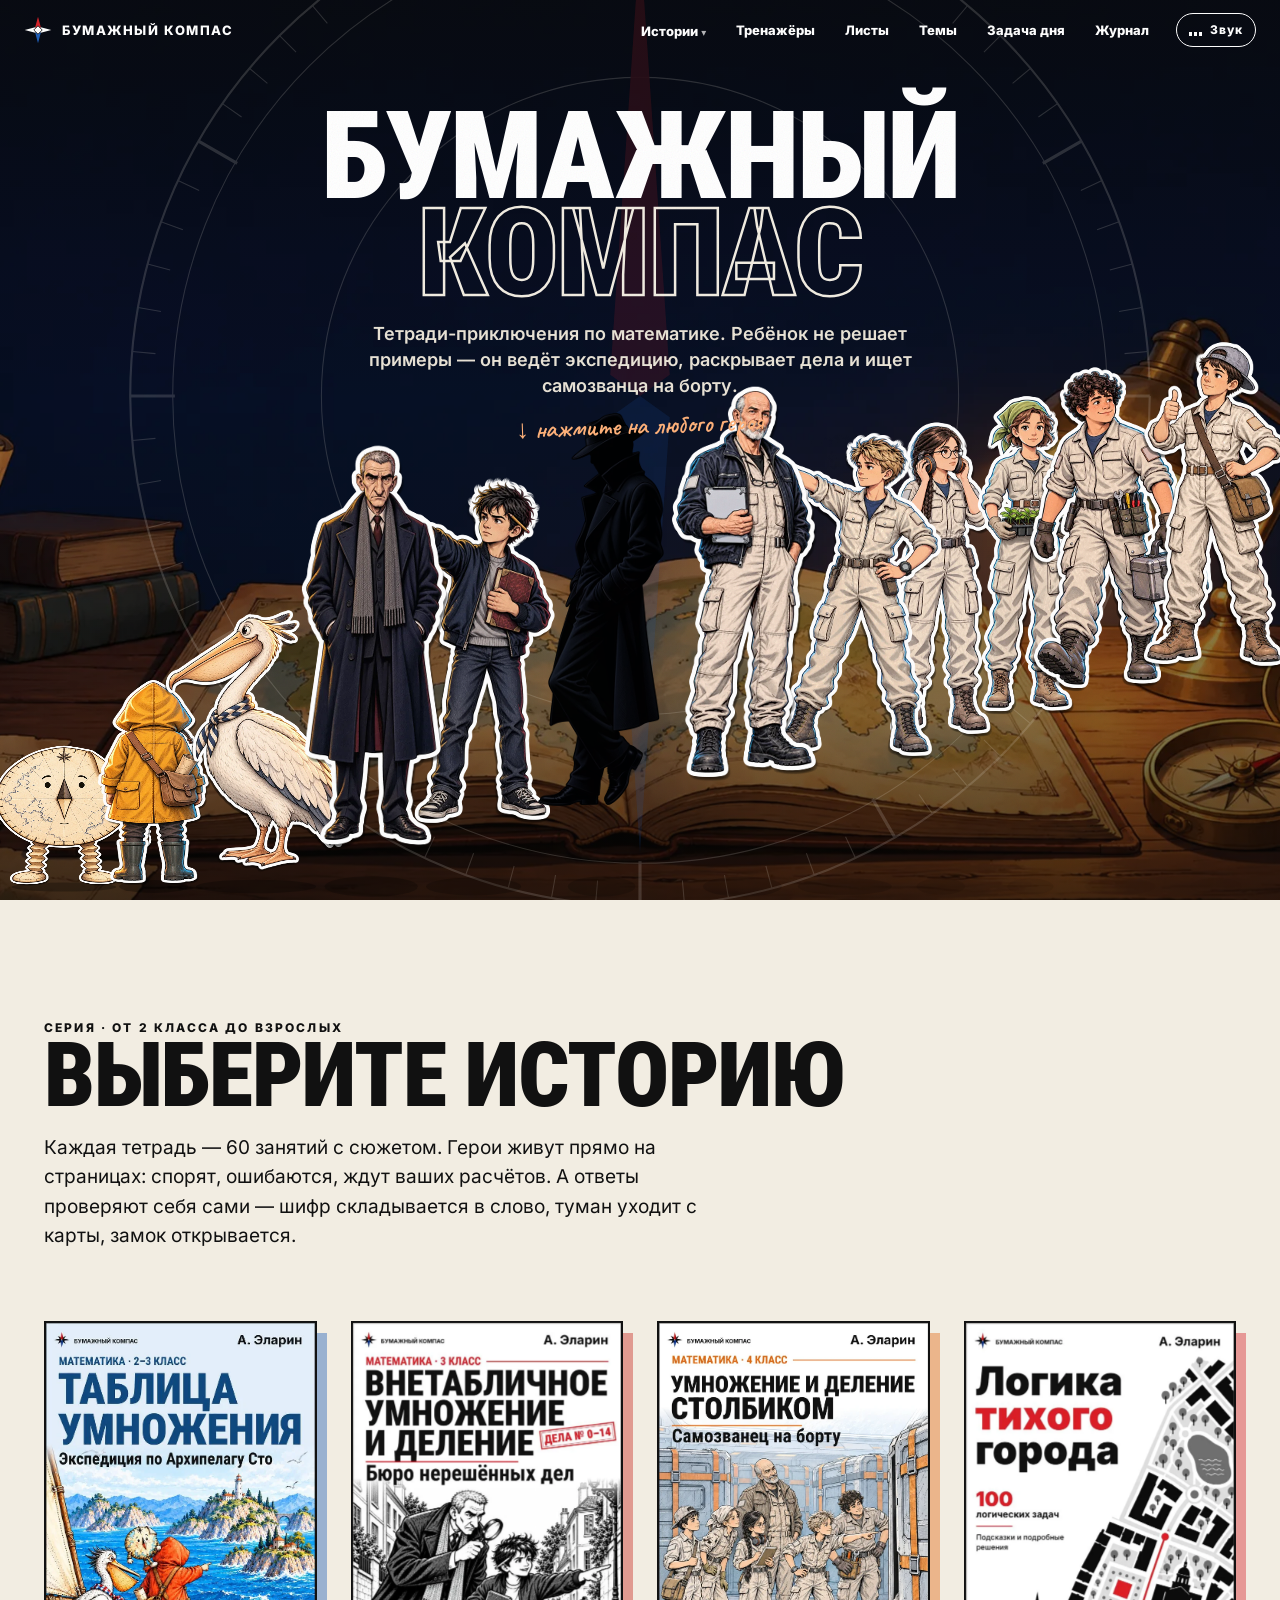
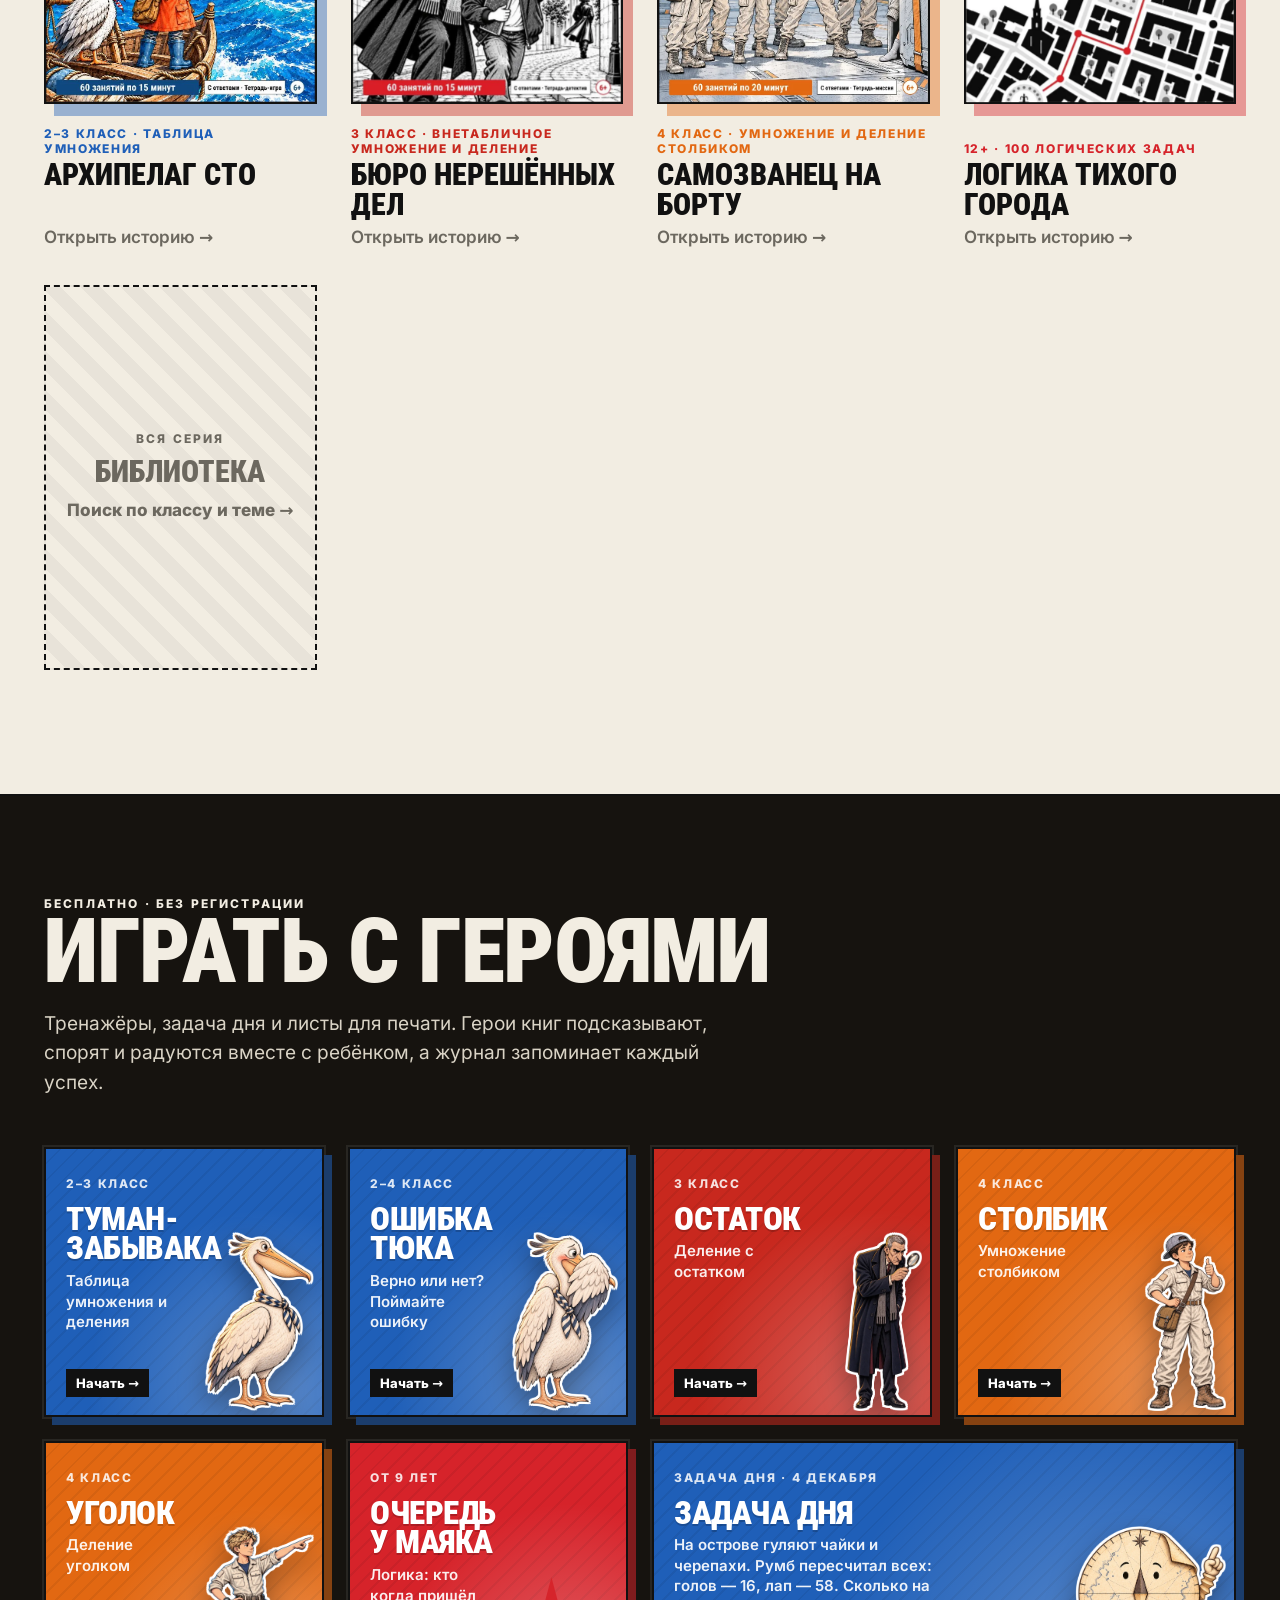
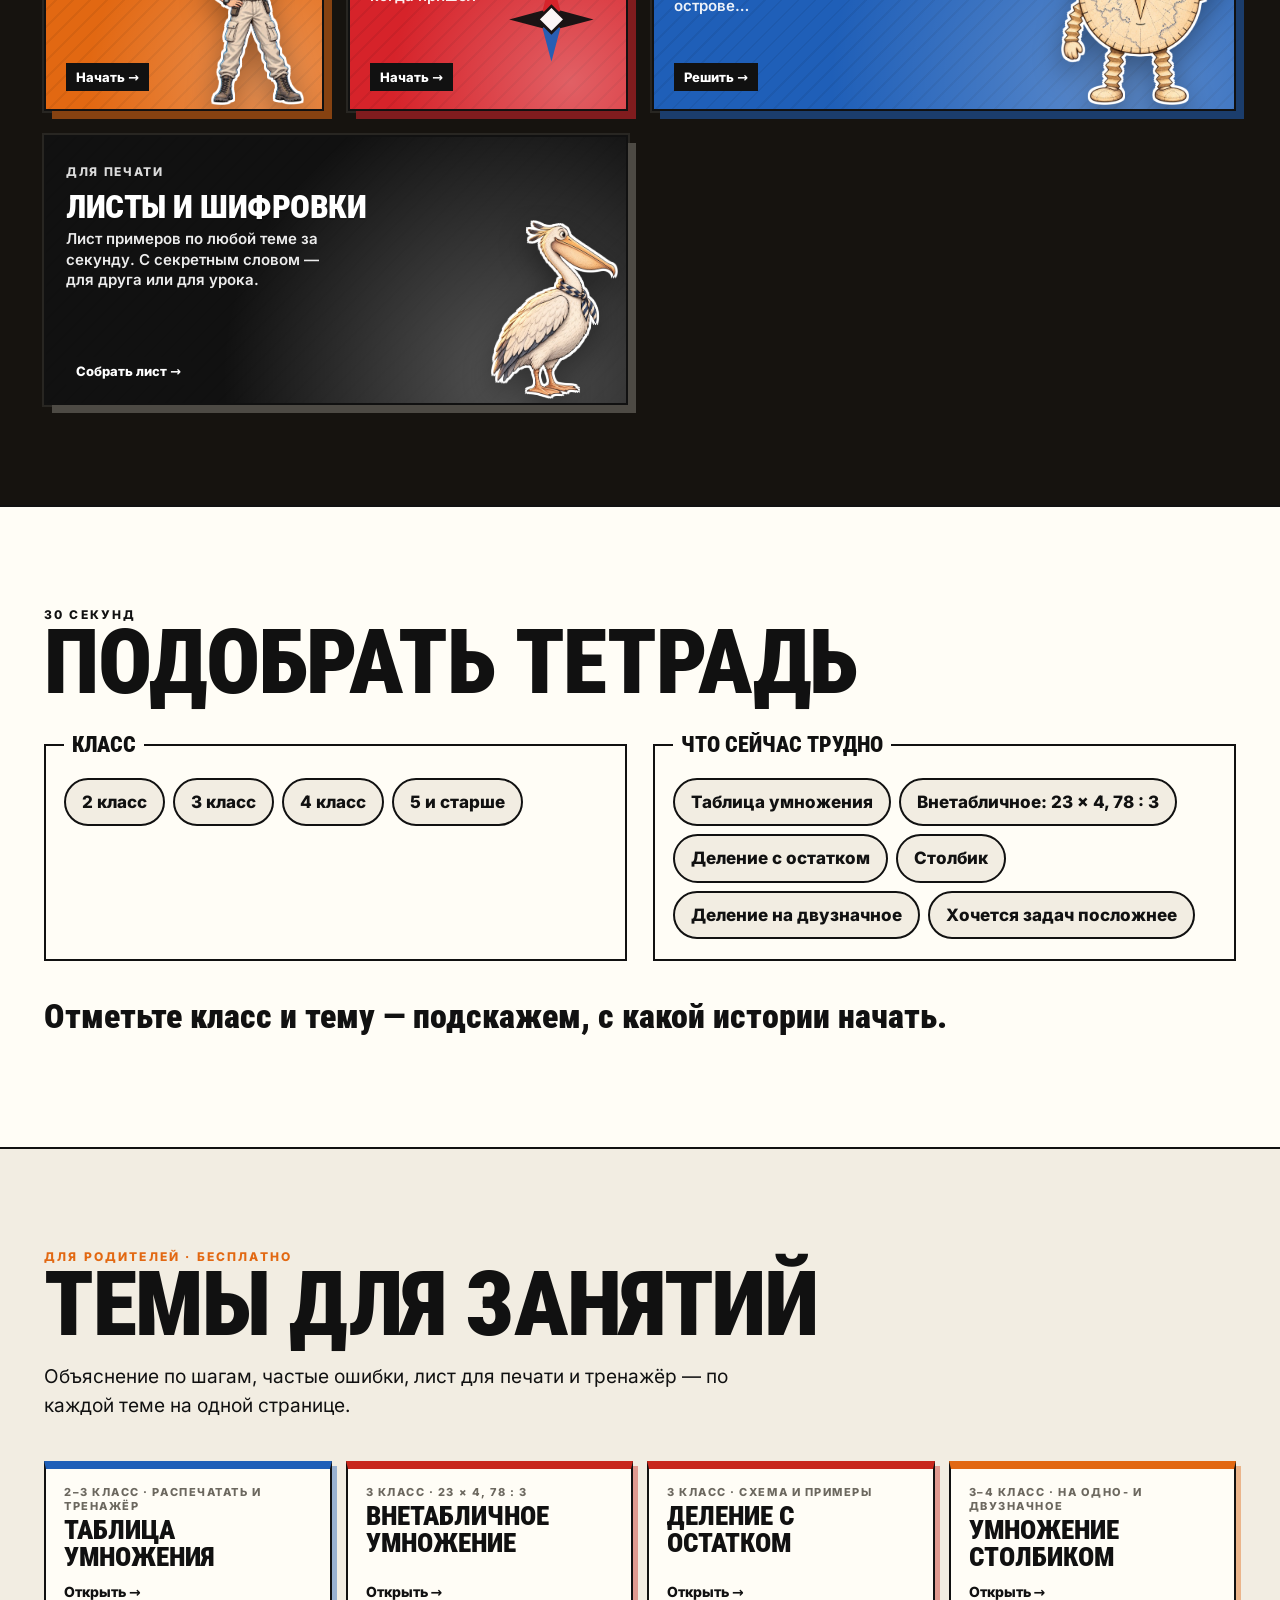
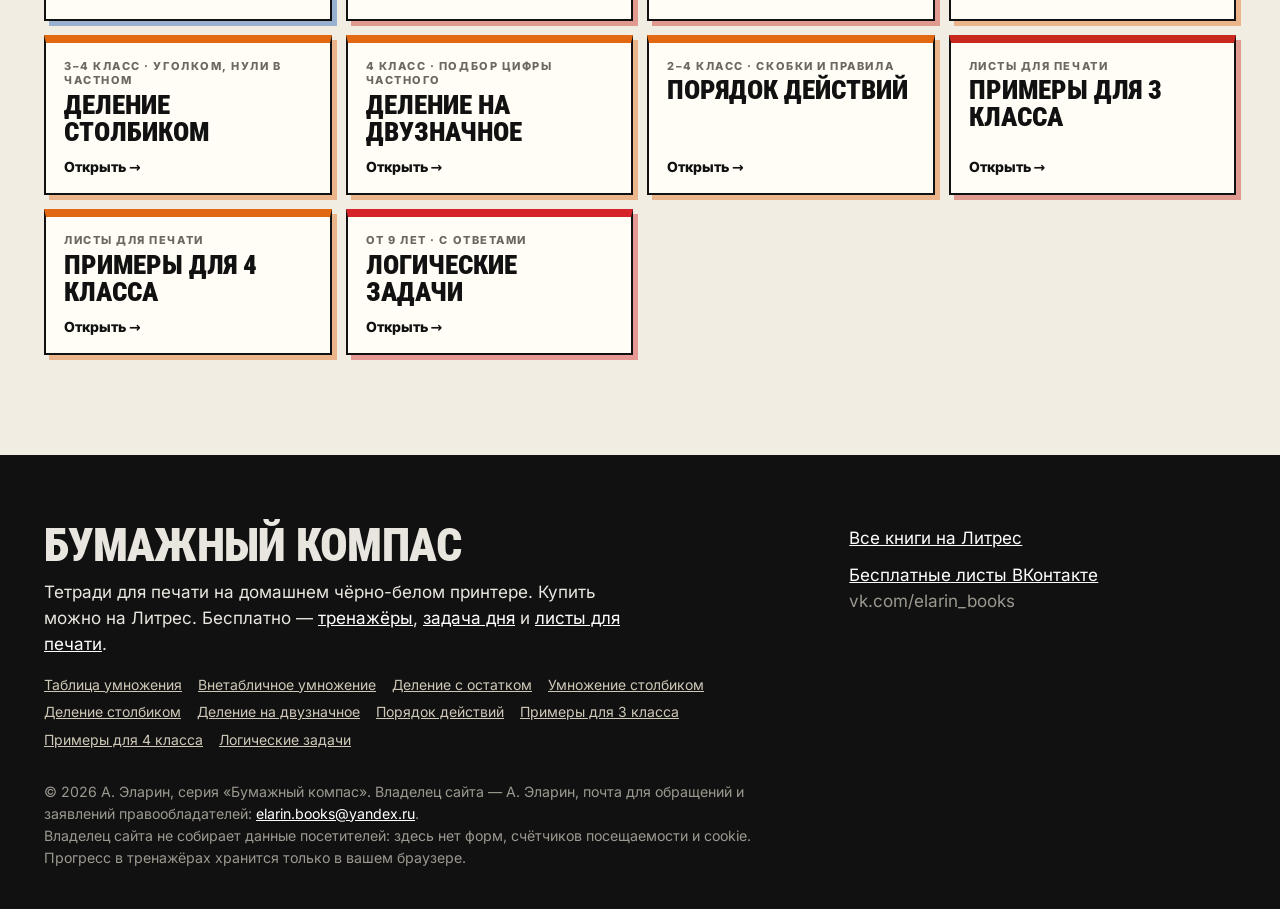
<file: index.html>
<!DOCTYPE html>
<html lang="ru">
<head>
<meta charset="utf-8">
<meta name="viewport" content="width=device-width, initial-scale=1">
<title>Бумажный компас</title>
<meta name="description" content="Тетради-приключения по математике и бесплатные тренажёры с героями: таблица умножения, деление с остатком, столбик и уголок, логика.">
<link rel="canonical" href="https://paper-compass.github.io/">
<meta property="og:type" content="website">
<meta property="og:site_name" content="Бумажный компас">
<meta property="og:title" content="Бумажный компас — тетради-приключения по математике">
<meta property="og:description" content="Истории с живыми героями, тренажёры, задача дня и листы для печати. Бесплатно и без регистрации.">
<meta property="og:url" content="https://paper-compass.github.io/">
<meta property="og:image" content="https://paper-compass.github.io/img/og.jpg">
<meta property="og:image:width" content="1200">
<meta property="og:image:height" content="630">
<meta name="twitter:card" content="summary_large_image">
<meta name="theme-color" content="#16130f">
<link rel="icon" href="favicon.svg" type="image/svg+xml">
<link rel="preload" href="fonts/roboto-condensed-cyrillic-900-normal.woff2" as="font" type="font/woff2" crossorigin>
<link rel="preload" href="fonts/inter-cyrillic-600-normal.woff2" as="font" type="font/woff2" crossorigin>
<style>
@font-face{font-family:'Roboto Condensed';font-style:normal;font-weight:700;font-display:swap;src:url(fonts/roboto-condensed-cyrillic-700-normal.woff2) format('woff2');unicode-range:U+0301,U+0400-045F,U+0490-0491,U+04B0-04B1,U+2116}
@font-face{font-family:'Roboto Condensed';font-style:normal;font-weight:700;font-display:swap;src:url(fonts/roboto-condensed-latin-700-normal.woff2) format('woff2');unicode-range:U+0000-00FF,U+0131,U+0152-0153,U+02BB-02BC,U+02C6,U+02DA,U+02DC,U+0304,U+0308,U+0329,U+2000-206F,U+20AC,U+2122,U+2191,U+2193,U+2212,U+2215,U+FEFF,U+FFFD}
@font-face{font-family:'Roboto Condensed';font-style:normal;font-weight:900;font-display:swap;src:url(fonts/roboto-condensed-cyrillic-900-normal.woff2) format('woff2');unicode-range:U+0301,U+0400-045F,U+0490-0491,U+04B0-04B1,U+2116}
@font-face{font-family:'Roboto Condensed';font-style:normal;font-weight:900;font-display:swap;src:url(fonts/roboto-condensed-latin-900-normal.woff2) format('woff2');unicode-range:U+0000-00FF,U+0131,U+0152-0153,U+02BB-02BC,U+02C6,U+02DA,U+02DC,U+0304,U+0308,U+0329,U+2000-206F,U+20AC,U+2122,U+2191,U+2193,U+2212,U+2215,U+FEFF,U+FFFD}
@font-face{font-family:'Inter';font-style:normal;font-weight:400;font-display:swap;src:url(fonts/inter-cyrillic-400-normal.woff2) format('woff2');unicode-range:U+0301,U+0400-045F,U+0490-0491,U+04B0-04B1,U+2116}
@font-face{font-family:'Inter';font-style:normal;font-weight:400;font-display:swap;src:url(fonts/inter-latin-400-normal.woff2) format('woff2');unicode-range:U+0000-00FF,U+0131,U+0152-0153,U+02BB-02BC,U+02C6,U+02DA,U+02DC,U+0304,U+0308,U+0329,U+2000-206F,U+20AC,U+2122,U+2191,U+2193,U+2212,U+2215,U+FEFF,U+FFFD}
@font-face{font-family:'Inter';font-style:normal;font-weight:600;font-display:swap;src:url(fonts/inter-cyrillic-600-normal.woff2) format('woff2');unicode-range:U+0301,U+0400-045F,U+0490-0491,U+04B0-04B1,U+2116}
@font-face{font-family:'Inter';font-style:normal;font-weight:600;font-display:swap;src:url(fonts/inter-latin-600-normal.woff2) format('woff2');unicode-range:U+0000-00FF,U+0131,U+0152-0153,U+02BB-02BC,U+02C6,U+02DA,U+02DC,U+0304,U+0308,U+0329,U+2000-206F,U+20AC,U+2122,U+2191,U+2193,U+2212,U+2215,U+FEFF,U+FFFD}
@font-face{font-family:'Inter';font-style:normal;font-weight:800;font-display:swap;src:url(fonts/inter-cyrillic-800-normal.woff2) format('woff2');unicode-range:U+0301,U+0400-045F,U+0490-0491,U+04B0-04B1,U+2116}
@font-face{font-family:'Inter';font-style:normal;font-weight:800;font-display:swap;src:url(fonts/inter-latin-800-normal.woff2) format('woff2');unicode-range:U+0000-00FF,U+0131,U+0152-0153,U+02BB-02BC,U+02C6,U+02DA,U+02DC,U+0304,U+0308,U+0329,U+2000-206F,U+20AC,U+2122,U+2191,U+2193,U+2212,U+2215,U+FEFF,U+FFFD}
@font-face{font-family:'Caveat';font-style:normal;font-weight:600;font-display:swap;src:url(fonts/caveat-cyrillic-600-normal.woff2) format('woff2');unicode-range:U+0301,U+0400-045F,U+0490-0491,U+04B0-04B1,U+2116}
@font-face{font-family:'Caveat';font-style:normal;font-weight:600;font-display:swap;src:url(fonts/caveat-latin-600-normal.woff2) format('woff2');unicode-range:U+0000-00FF,U+0131,U+0152-0153,U+02BB-02BC,U+02C6,U+02DA,U+02DC,U+0304,U+0308,U+0329,U+2000-206F,U+20AC,U+2122,U+2191,U+2193,U+2212,U+2215,U+FEFF,U+FFFD}
</style>
<style>
:root{
  /* мир серии: тушь и бумага; у каждой истории свой цвет — он же цвет света, перехода и кнопок */
  --paper:#f2ede2; --ink:#111; --muted:#6c685f; --line:#d8d1c1; --c:#e26812;
  --display:"Roboto Condensed","Arial Narrow",Arial,sans-serif;
  --body:"Inter",system-ui,-apple-system,"Segoe UI",Roboto,sans-serif;
  --hand:"Caveat","Segoe Print","Comic Sans MS",cursive;
  color-scheme:light;
}
*{box-sizing:border-box}
html,body{margin:0}
body{background:var(--paper);color:var(--ink);font:400 17px/1.55 var(--body);overflow-x:hidden}
img{max-width:100%;height:auto;display:block}
a{color:inherit}
button{font:inherit;color:inherit}
h1,h2,h3{font-family:var(--display);font-weight:900;line-height:.9;margin:0;letter-spacing:-.015em;text-wrap:balance}
.wrap{max-width:1240px;margin:0 auto;padding:0 24px}
:focus-visible{outline:3px solid var(--c);outline-offset:3px}
.eyebrow{font:800 12px/1.35 var(--body);letter-spacing:.18em;text-transform:uppercase}
.grain{position:fixed;inset:0;pointer-events:none;z-index:95;opacity:.08;mix-blend-mode:multiply;
  background-image:url("data:image/svg+xml,%3Csvg xmlns='http://www.w3.org/2000/svg' width='180' height='180'%3E%3Cfilter id='n'%3E%3CfeTurbulence type='fractalNoise' baseFrequency='.85' numOctaves='3' stitchTiles='stitch'/%3E%3C/filter%3E%3Crect width='100%25' height='100%25' filter='url(%23n)'/%3E%3C/svg%3E")}

/* ---------- шапка ---------- */
.top{position:fixed;left:0;right:0;top:0;z-index:70;color:var(--top,#111);transition:background .3s}
.top .wrap{display:flex;align-items:center;gap:14px;height:60px;max-width:none}
.top.solid{background:color-mix(in srgb,var(--topbg,#f2ede2) 97%,transparent)}
.brand{display:flex;align-items:center;gap:10px;font:800 13px/1 var(--body);letter-spacing:.12em;text-decoration:none}
.brand svg{width:28px;height:28px;transition:transform .7s cubic-bezier(.2,1.4,.3,1)}
.brand:hover svg{transform:rotate(360deg)}
.top nav{margin-left:auto;display:flex;gap:4px}
.top nav a{text-decoration:none;font-weight:700;font-size:13px;padding:8px 12px;border-radius:999px;border:1.5px solid transparent}
.top nav a:hover,.top nav a[aria-current]{border-color:currentColor}
.snd{appearance:none;border:1.5px solid currentColor;background:transparent;border-radius:999px;padding:7px 12px;font-weight:800;font-size:12px;letter-spacing:.08em;cursor:pointer;display:flex;gap:8px;align-items:center}
.snd .spk{display:none;width:18px;height:18px}
.snd i{display:flex;gap:2px;align-items:flex-end;height:12px}
.snd i b{width:3px;height:4px;background:currentColor;transition:height .2s}
.snd[aria-pressed="true"] i b{animation:eq .8s ease-in-out infinite}
.snd[aria-pressed="true"] i b:nth-child(2){animation-delay:-.3s}.snd[aria-pressed="true"] i b:nth-child(3){animation-delay:-.6s}
@media (max-width:900px){.top nav{display:none}.snd{margin-left:auto}}

/* ---------- перелистывание страницы ---------- */
.turn{position:fixed;inset:0;z-index:90;pointer-events:none;perspective:2200px}
.turn .pg{position:absolute;inset:0;transform-origin:0 50%;transform:rotateY(-100deg);background:var(--paper);
  box-shadow:inset -60px 0 80px -40px rgba(0,0,0,.35);display:grid;place-items:center;visibility:hidden}
.turn .pg::before{content:"";position:absolute;inset:0;border-left:14px solid var(--tc,#111)}
.turn .pg svg{width:110px;height:110px;animation:spin 1.4s linear infinite}
.turn .pg em{position:absolute;bottom:14%;font:900 clamp(30px,5vw,64px)/1 var(--display);font-style:normal;text-transform:uppercase;color:var(--tc,#111)}
.turn.close .pg{visibility:visible;animation:pgclose .55s cubic-bezier(.6,0,.3,1) forwards}
.turn.open .pg{visibility:visible;transform-origin:100% 50%;animation:pgopen .6s cubic-bezier(.6,0,.3,1) forwards}
@keyframes pgclose{from{transform:rotateY(-100deg)}to{transform:rotateY(0)}}
@keyframes pgopen{from{transform:rotateY(0)}to{transform:rotateY(100deg)}}

/* ---------- кнопка «Наверх»: пеликан машет крыльями, пока страница листается ---------- */
.buddy{position:fixed;right:0;bottom:0;z-index:60;width:190px;height:240px;overflow:hidden;pointer-events:none}
.buddy.l{right:auto;left:0}
.buddy .bd{position:absolute;right:8px;bottom:calc(14px + env(safe-area-inset-bottom,0px));width:118px;padding:0;margin:0;border:0;background:none;color:#111;cursor:pointer;pointer-events:none;display:flex;flex-direction:column;align-items:center;will-change:transform;transform:translateX(170px);-webkit-tap-highlight-color:transparent}
.buddy.l .bd{right:auto;left:8px;transform:translateX(-170px)}
.buddy.on .bd{pointer-events:auto}
.buddy .fl{display:block;width:100%;will-change:transform}
.buddy img{width:100%;height:auto;display:block;transition:transform .2s}
.buddy .tag{position:relative;margin-top:-6px;padding:4px 7px 3px;background:#f2ede2;border:2px solid #111;box-shadow:2px 2px 0 color-mix(in srgb,var(--c) 42%,var(--paper));font:800 10px/1 var(--body);letter-spacing:.14em;text-transform:uppercase}
.buddy .bd:hover img{transform:scale(1.07)}
.buddy .bd:focus-visible{outline:none}.buddy .bd:focus-visible .tag{outline:3px solid #1f5fb8;outline-offset:2px}
@media (max-width:640px){.buddy{width:140px;height:190px}.buddy .bd{width:78px;right:4px;bottom:calc(10px + env(safe-area-inset-bottom,0px))}.buddy.l .bd{left:4px}.buddy .tag{font-size:9px;padding:3px 5px 2px;margin-top:-4px;border-width:1.5px}}
@media print{.buddy{display:none!important}}
/* обложка «Логики» выше остальных — показываем в тех же пропорциях, что и тетради */
img[src$="cover-lg.webp"]{aspect-ratio:700/990;object-fit:cover;object-position:50% 0}

/* ---------- сцены ---------- */
.stage{position:relative;height:100svh;min-height:620px;overflow:hidden;background:var(--sbg,#111);color:#fff;isolation:isolate}
.ch{position:relative}
.ch.scroll{height:230vh}
.ch.scroll>.stage{position:sticky;top:0}
.cam{position:absolute;inset:-4%;will-change:transform;transform-origin:50% 50%}
.cam img{width:100%;height:100%;object-fit:cover;filter:grayscale(1) contrast(1.12) brightness(var(--br,1)) blur(var(--bl,0px))}
.tint{position:absolute;inset:0;background:var(--c);mix-blend-mode:multiply;opacity:var(--ta,.9);pointer-events:none}
.color .cam img{filter:brightness(var(--br,1)) blur(var(--bl,0px)) saturate(1.06)}
.color .tint{opacity:.14}
.alert.color .tint{opacity:.3}
.fgw{position:absolute;inset:-4%;z-index:5;pointer-events:none;will-change:transform;transform-origin:50% 100%}
.fgw img{width:100%;height:100%;object-fit:cover;filter:brightness(.82) blur(.6px)}
.shade{position:absolute;inset:0;pointer-events:none;background:linear-gradient(180deg,rgba(0,0,0,.45) 0%,rgba(0,0,0,0) 30%,rgba(0,0,0,0) 62%,rgba(0,0,0,.65) 100%)}
canvas.fx,canvas.pup{position:absolute;inset:0;width:100%;height:100%;pointer-events:none}
canvas.pup{z-index:4}
.caps{position:absolute;left:clamp(16px,4vw,56px);top:96px;z-index:6;display:grid;gap:12px;max-width:min(470px,86vw)}
.cap{background:#fffdf6;color:#111;border:2.5px solid #111;padding:12px 16px;font:600 17px/1.45 var(--body);box-shadow:6px 6px 0 color-mix(in srgb,var(--c) 55%,var(--sbg,#16130f));transform-origin:0 0;transition:transform .5s cubic-bezier(.2,1.4,.3,1),opacity .4s}
.cap b{font-weight:800}
.js .cap.wait{opacity:0;transform:scale(.6) rotate(-4deg)}
.cap.note{font:600 26px/1.15 var(--hand);background:#f6efdc;transform:rotate(-1.5deg)}
.cap.note.wait{transform:scale(.6) rotate(-8deg)}
.title-card{position:absolute;left:0;right:0;bottom:clamp(110px,22vh,220px);z-index:5;padding:0 clamp(16px,4vw,56px);pointer-events:none;transition:opacity .4s,transform .6s}
.title-card .eyebrow{opacity:.9;margin-bottom:12px}
@media (min-width:761px){.title-card{right:auto;max-width:min(64vw,980px)}}
.title-card h1{font-size:clamp(54px,7.4vw,128px);text-transform:uppercase;line-height:.84;text-shadow:0 6px 40px rgba(0,0,0,.35)}
.title-card h2{font-size:clamp(40px,7vw,110px);text-transform:uppercase;line-height:.86;text-shadow:0 6px 40px rgba(0,0,0,.35)}
.title-card .w{display:inline-block;overflow:hidden;vertical-align:top;padding-bottom:.04em}
.title-card .w>span{display:inline-block;animation:rise 1s cubic-bezier(.2,.9,.2,1) backwards}
.title-card.gone{opacity:0;transform:translateY(-40px)}
.meta{display:flex;flex-wrap:wrap;gap:8px;margin-top:16px}
.meta span{border:2px solid currentColor;border-radius:999px;padding:6px 12px;font:800 13px var(--body);background:rgba(0,0,0,.45)}
.bubbles{position:absolute;inset:0;z-index:7;pointer-events:none}
.bub{position:absolute;width:max-content;max-width:270px;background:#fff;color:#111;border:2.5px solid #111;border-radius:18px;padding:10px 14px;font:700 16px/1.35 var(--body);box-shadow:4px 4px 0 color-mix(in srgb,var(--c) 55%,var(--sbg,#16130f));transform:translate(-50%,-100%) scale(.3);opacity:0;transition:transform .35s cubic-bezier(.2,1.6,.3,1),opacity .2s;white-space:normal}
.bub.on{transform:translate(-50%,-100%) scale(1);opacity:1}
.bub::after{content:"";position:absolute;left:50%;bottom:-13px;width:18px;height:18px;background:#fff;border:2.5px solid #111;border-top:0;border-left:0;transform:translateX(-50%) rotate(45deg) skew(10deg,10deg)}
.bub small{display:block;font:900 12px var(--display);letter-spacing:.12em;text-transform:uppercase;color:var(--c);margin-bottom:2px}
.hintline{position:absolute;left:clamp(16px,4vw,56px);bottom:22px;z-index:6;font:800 12px var(--body);letter-spacing:.14em;text-transform:uppercase;display:flex;gap:10px;align-items:center;opacity:.9}
.hintline i{width:22px;height:34px;border:2px solid currentColor;border-radius:12px;position:relative}
.hintline i::after{content:"";position:absolute;left:50%;top:6px;width:4px;height:7px;margin-left:-2px;background:currentColor;border-radius:2px;animation:scrollhint 1.6s infinite}
.chnum{position:absolute;right:clamp(16px,4vw,56px);top:84px;z-index:6;font:900 15px var(--display);letter-spacing:.2em;text-transform:uppercase;text-align:right;opacity:.9}
.chnum b{display:block;font-size:clamp(46px,6vw,84px);letter-spacing:-.02em;line-height:.9;color:transparent;-webkit-text-stroke:2px #fff}
.alert .tint{animation:alarm 1.4s ease-in-out infinite}
.hud{position:absolute;right:clamp(16px,4vw,56px);top:180px;z-index:6;font:800 13px/1.6 ui-monospace,Consolas,monospace;letter-spacing:.08em;text-transform:uppercase;border:1.5px solid rgba(255,255,255,.7);padding:10px 14px;background:rgba(0,0,0,.6);min-width:210px}
.hud div{display:flex;justify-content:space-between;gap:18px}
.hud b{font-variant-numeric:tabular-nums;color:#ffd2ae}
@media (max-width:760px){.hud{top:auto;bottom:150px;right:16px;min-width:0}.chnum{display:none}.caps{top:80px}}

/* ---------- игровые панели ---------- */
.panel{position:absolute;z-index:8;right:clamp(12px,4vw,56px);top:50%;transform:translateY(-50%);width:min(480px,92vw);background:#fffdf6;color:#111;border:3px solid #111;box-shadow:10px 10px 0 color-mix(in srgb,var(--c) 55%,var(--sbg,#16130f));padding:20px 22px 22px}
.panel h3{font-size:30px;text-transform:uppercase}
.panel .sub{color:var(--muted);font-weight:600;margin:6px 0 14px;font-size:15px}
.verdict{min-height:1.5em;font-weight:800;margin-top:10px}
.verdict.ok{color:#137a3a}.verdict.no{color:#c8281e}
.inp{width:96px;font:900 24px var(--display);padding:6px 8px;border:2.5px solid #111;text-align:center;background:#fff}
.steps{display:grid;gap:12px}
.steps label{display:flex;flex-wrap:wrap;gap:10px;align-items:center;font-weight:600}
@media (max-width:760px){.panel{top:auto;bottom:12px;transform:none;left:12px;right:12px;width:auto;padding:12px 14px;font-size:15px;max-height:62%;overflow:auto}.panel h3{font-size:22px}.panel .sub{font-size:13px}}

/* туман */
.fogwrap{position:absolute;z-index:6;left:clamp(12px,5vw,80px);top:50%;transform:translateY(-50%);width:min(78vh,52vw);aspect-ratio:1}
.board{position:absolute;inset:0;border:3px solid #111;background:#cfd9e6 center/cover;box-shadow:12px 12px 0 color-mix(in srgb,var(--c) 55%,var(--sbg,#16130f));overflow:hidden}
.board .cells{position:absolute;inset:0;display:grid;grid-template-columns:repeat(10,1fr);grid-template-rows:repeat(10,1fr)}
.board .cells button{appearance:none;border:0;border-right:1px solid rgba(17,17,17,.18);border-bottom:1px solid rgba(17,17,17,.18);background:transparent;font:900 clamp(11px,1.4vw,18px) var(--display);color:#111;cursor:pointer;padding:0}
.board .cells button.done{cursor:default;text-shadow:0 0 6px #fff,0 0 2px #fff}
.board canvas{position:absolute;inset:0;width:100%;height:100%;pointer-events:none}
.ask{position:absolute;z-index:3;background:#fffdf6;border:2.5px solid #111;padding:10px 12px;box-shadow:5px 5px 0 color-mix(in srgb,var(--c) 42%,var(--paper));display:flex;gap:8px;align-items:center;font:900 22px var(--display);transform:translate(-50%,-115%);white-space:nowrap}
.ask[hidden]{display:none}
.ask.shake{animation:shake .4s}
@media (max-width:760px){.fogwrap{left:50%;top:84px;transform:translateX(-50%);width:min(92vw,58vh)}}

/* шифр */
.keyt{display:grid;grid-template-columns:repeat(8,1fr);border:2px solid #111;margin:8px 0 12px;text-align:center;font-weight:800;font-size:14px}
.keyt div{padding:5px 0;border-right:1px solid #111}.keyt div:nth-child(8n){border-right:0}
.keyt div:nth-child(-n+8){border-bottom:2px solid #111}
.ciph{display:grid;grid-template-columns:1fr 1fr;gap:10px}
.ciph label{display:flex;align-items:center;gap:8px;font:900 22px var(--display)}
.ciph .inp{width:72px;font-size:22px}
.word{display:flex;gap:8px;margin-top:12px}
.word span{width:52px;height:60px;border:2.5px solid #111;display:grid;place-items:center;font:900 32px var(--display);transition:background .3s,transform .5s,color .3s}
.word span.on{background:var(--c);color:#fff;transform:rotateX(360deg)}
.dark{position:absolute;inset:0;z-index:5;pointer-events:none;background:radial-gradient(circle var(--fr,150px) at var(--fx,50%) var(--fy,50%),rgba(0,0,0,0) 0%,rgba(0,0,0,.25) 45%,rgba(8,4,4,.94) 100%)}
.dropnote{position:absolute;z-index:9;width:170px;background:#f6efdc;color:#111;border:2px solid #111;padding:10px 12px;font:600 22px/1.05 var(--hand);transform:rotate(-8deg) scale(0);transition:transform .6s cubic-bezier(.2,1.6,.3,1);cursor:pointer;box-shadow:6px 6px 0 color-mix(in srgb,var(--c) 55%,var(--sbg,#16130f))}
.dropnote.on{transform:rotate(-8deg) scale(1)}
.door17{position:absolute;z-index:6;left:46%;bottom:0;height:52%;transform:translateY(105%);transition:transform 1.2s cubic-bezier(.2,.9,.2,1)}
.door17.on{transform:translateY(0)}
.door17 img{height:100%;width:auto;max-width:none;filter:drop-shadow(0 0 30px rgba(226,104,18,.6))}
.door17 b{position:absolute;left:12%;top:40%;background:#0e0d14;color:#e26812;border:2px solid #e26812;padding:4px 8px;font:900 20px var(--display)}
.panel.tr{top:96px;transform:none}
@media (max-width:760px){.panel.tr{top:auto}}
.grid4{display:grid;grid-template-columns:auto repeat(4,1fr);gap:5px;font-weight:700;font-size:15px;margin:8px 0}
.grid4 div{text-align:center;padding:6px 0}
.grid4 button{appearance:none;border:2.5px solid #111;background:#fff;height:38px;font:900 18px var(--display);cursor:pointer}
.grid4 button.on{background:#111;color:#fff}

/* ---------- финал истории ---------- */
.finale{padding:110px 0;background:var(--paper)}
.finale .wrap{display:grid;grid-template-columns:auto 1fr;gap:clamp(30px,6vw,80px);align-items:center}
.book3d{width:clamp(220px,26vw,330px);aspect-ratio:700/990;position:relative;transform-style:preserve-3d;transform:perspective(1200px) rotateY(-28deg) rotateX(8deg);transition:transform .8s cubic-bezier(.2,.9,.2,1)}
.book3d:hover{transform:perspective(1200px) rotateY(-6deg) rotateX(2deg)}
.book3d img{position:absolute;inset:0;width:100%;height:100%;border:2px solid #111;backface-visibility:hidden}
.book3d::before{content:"";position:absolute;top:0;bottom:0;left:-22px;width:22px;background:var(--c);transform:rotateY(-90deg);transform-origin:100% 50%;border:2px solid #111}
.book3d::after{content:"";position:absolute;inset:0;background:linear-gradient(105deg,transparent 30%,rgba(255,255,255,.55) 45%,transparent 60%);background-size:250% 100%;animation:shine 4s ease-in-out infinite;mix-blend-mode:screen;pointer-events:none}
.facts{list-style:none;padding:0;margin:20px 0 28px;display:grid;gap:10px}
.facts li{display:flex;gap:12px;align-items:baseline;font-size:18px}
.facts li::before{content:"";flex:0 0 11px;height:11px;background:var(--c);transform:rotate(45deg)}
.buy{display:inline-flex;align-items:center;gap:10px;background:var(--c);color:#fff;text-decoration:none;font-weight:800;font-size:18px;padding:17px 26px;border:2.5px solid #111;box-shadow:6px 6px 0 color-mix(in srgb,var(--c) 42%,var(--paper));transition:transform .15s,box-shadow .15s}
.buy:hover{transform:translate(-2px,-2px);box-shadow:9px 9px 0 color-mix(in srgb,var(--c) 42%,var(--paper))}
.buy:active{transform:translate(4px,4px);box-shadow:2px 2px 0 color-mix(in srgb,var(--c) 42%,var(--paper))}
.nextstory{display:block;text-decoration:none;background:#111;color:#fff;padding:80px 0;overflow:hidden;position:relative}
.nextstory .wrap{display:flex;justify-content:space-between;align-items:center;gap:20px}
.nextstory h2{font-size:clamp(46px,8vw,128px);text-transform:uppercase;transition:transform .5s;color:var(--nc)}
.nextstory:hover h2{transform:translateX(26px)}
.nextstory img{height:220px;width:auto;transition:transform .5s;filter:drop-shadow(0 10px 20px rgba(0,0,0,.5))}
.nextstory:hover img{transform:translateY(-12px) rotate(-4deg) scale(1.06)}
@media (max-width:760px){.finale .wrap{grid-template-columns:1fr}.nextstory img{height:140px}}

/* ---------- главная ---------- */
.home-stage{--c:#e26812;--sbg:#16130f;color:#fff}
.home-stage .cam img{filter:none}
.home-stage .home-bg{inset:0}
.home-stage .home-bg img{filter:brightness(.6) saturate(1.05);object-position:50% 100%}
.home-stage .home-bg::after{content:"";position:absolute;inset:0;background:linear-gradient(180deg,rgba(11,9,7,.55) 0%,rgba(11,9,7,0) 45%,rgba(11,9,7,.15) 80%,rgba(11,9,7,.6) 100%)}
.home-stage .bg{position:absolute;inset:0;background:radial-gradient(ellipse at 50% 120%,#3a2a1a 0%,#16130f 55%,#0b0907 100%)}
.home-stage canvas.fx{z-index:1}
.rose{position:absolute;left:50%;top:44%;width:min(118vh,1100px);aspect-ratio:1;translate:-50% -50%;color:#f2ede2;opacity:.16;pointer-events:none;z-index:2}
.rose .needle{transform-origin:500px 500px;transition:transform .3s ease-out}
.rose circle,.rose line{stroke-dasharray:3000;stroke-dashoffset:3000;animation:draw 2.4s .2s cubic-bezier(.6,0,.2,1) forwards}
.home-title{position:absolute;left:0;right:0;top:12vh;z-index:5;text-align:center;pointer-events:none;padding:0 16px}
.home-title h1{font-size:clamp(48px,9.5vw,156px);line-height:.8;text-transform:uppercase}
.home-title h1 .l{display:inline-block;animation:drop 1s cubic-bezier(.2,1.5,.3,1) backwards}
.home-title h1 .o{color:transparent;-webkit-text-stroke:2.5px #f2ede2}
.home-title p{margin:18px auto 0;max-width:34em;font:600 18px/1.45 var(--body);color:#e9e3d6}
.home-title .tip{display:inline-block;margin-top:14px;font:600 26px/1 var(--hand);color:#ffb27a;transform:rotate(-2deg)}
.floor{display:none}

.stories{padding:120px 0 90px}
.stories h2,.pick h2{font-size:clamp(46px,7vw,110px);text-transform:uppercase}
.stories .lead{max-width:36em;font-size:19px;margin:16px 0 0}
.doors{display:grid;grid-template-columns:repeat(auto-fill,minmax(250px,1fr));gap:34px;margin-top:70px}
.door{position:relative;text-decoration:none;display:block;perspective:1000px}
.door .cv{position:relative;transform-style:preserve-3d;transition:transform .5s cubic-bezier(.2,.9,.2,1);border:2.5px solid #111;box-shadow:10px 12px 0 color-mix(in srgb,var(--c) 42%,var(--paper))}
.door .cv img{width:100%}
.door .pop{position:absolute;left:50%;bottom:22%;height:92%;width:auto;max-width:none;translate:-50% 0;z-index:3;transform:translateY(30%) scale(.7);opacity:0;transition:transform .55s cubic-bezier(.2,1.5,.3,1),opacity .25s;filter:drop-shadow(0 18px 18px rgba(0,0,0,.45));pointer-events:none}
.door:hover .pop,.door:focus-visible .pop{transform:translateY(-8%) scale(1);opacity:1}
.door:hover .cv{transform:rotateX(14deg) translateY(10px);box-shadow:10px 12px 0 var(--c)}
.door .lbl{margin-top:22px;display:grid;gap:4px}
.door .lbl small{font:800 12px var(--body);letter-spacing:.14em;text-transform:uppercase;color:var(--c)}
.door .lbl b{font:900 30px/1 var(--display);text-transform:uppercase}
.door .lbl span{font-weight:600;color:var(--muted)}
@supports (grid-template-rows:subgrid){
 .doors{row-gap:0}
 .door{display:grid;grid-row:span 4;grid-template-rows:subgrid;row-gap:0;padding-bottom:34px;align-content:start}
 .door .lbl{display:contents}
 .door .lbl>small{margin-top:22px;align-self:end}
 .door .lbl>b{margin-top:4px}.door .lbl>span{margin-top:4px;align-self:start}
}
.door.soon .cv{border-style:dashed;box-shadow:none;aspect-ratio:700/990;display:grid;place-items:center;color:var(--muted);background:repeating-linear-gradient(45deg,transparent 0 14px,rgba(0,0,0,.04) 14px 28px)}
.pick{padding:100px 0;background:#fffdf6;border-top:2.5px solid #111;border-bottom:2.5px solid #111}
.picker{display:grid;grid-template-columns:1fr 1fr;gap:26px;margin-top:30px}
.picker fieldset{border:2.5px solid #111;padding:16px 18px 20px;margin:0}
.picker legend{font:900 22px/1 var(--display);padding:0 8px;text-transform:uppercase}
.opts{display:flex;flex-wrap:wrap;gap:8px;margin-top:6px}
.opts button{appearance:none;border:2px solid #111;background:var(--paper);border-radius:999px;padding:9px 16px;font-weight:700;cursor:pointer}
.opts button[aria-pressed="true"]{background:#111;color:#fff}
.answer{grid-column:1/-1;min-height:60px;font:900 clamp(22px,3vw,34px)/1.1 var(--display);display:flex;align-items:center;gap:16px;flex-wrap:wrap}
.answer a{font:800 16px var(--body);background:#111;color:#fff;text-decoration:none;padding:12px 18px}
@media (max-width:760px){.picker{grid-template-columns:1fr}}

footer{background:#111;color:#e9e6df;padding:70px 0 40px}
footer .wrap{display:grid;grid-template-columns:2fr 1fr;gap:32px}
footer h3{font-size:46px;text-transform:uppercase;margin-bottom:12px}
footer a{color:#fff}
footer small{display:block;margin-top:30px;color:#9b988f}
@media (max-width:760px){footer .wrap{grid-template-columns:1fr}}
.view[hidden]{display:none}

@keyframes spin{to{transform:rotate(360deg)}}
@keyframes eq{50%{height:12px}}
@keyframes rise{from{transform:translateY(105%)}}
@keyframes drop{from{transform:translateY(-130%) rotate(-14deg)}}
@keyframes draw{to{stroke-dashoffset:0}}
@keyframes scrollhint{0%{transform:translateY(0);opacity:1}100%{transform:translateY(12px);opacity:0}}
@keyframes alarm{50%{opacity:1;background:#c8281e}}
@keyframes shine{0%,60%{background-position:150% 0}100%{background-position:-60% 0}}
@keyframes shake{25%{transform:translate(calc(-50% - 8px),-115%)}75%{transform:translate(calc(-50% + 8px),-115%)}}

/* ================== v4: разделы, наклейки, тренажёры ================== */
.sr{position:absolute;width:1px;height:1px;overflow:hidden;clip:rect(0 0 0 0)}
.stk{filter:drop-shadow(2px 0 0 #fff) drop-shadow(-2px 0 0 #fff) drop-shadow(0 2px 0 #fff) drop-shadow(0 -2px 0 #fff) drop-shadow(0 12px 14px rgba(0,0,0,.35))}
.door .pop.stk{filter:drop-shadow(3px 0 0 #fff) drop-shadow(-3px 0 0 #fff) drop-shadow(0 3px 0 #fff) drop-shadow(0 -3px 0 #fff) drop-shadow(0 18px 18px rgba(0,0,0,.45))}
.top nav{align-items:center}
.top nav a .nb{display:inline-grid;place-items:center;min-width:18px;height:18px;margin-left:6px;border-radius:9px;background:var(--c,#e26812);color:#fff;font-size:11px;padding:0 5px}
.top nav a i{font-style:normal;font-size:10px;opacity:.7}
.top nav a .nb[hidden]{display:none}
.dd.shut .ddp{visibility:hidden!important;opacity:0!important}
.dd{position:relative}
.ddp{position:absolute;top:100%;left:50%;translate:-50% 0;padding-top:10px;visibility:hidden;opacity:0;transform:translateY(-6px);transition:opacity .2s,transform .25s,visibility 0s .25s}
.dd:hover .ddp,.dd:focus-within .ddp{visibility:visible;opacity:1;transform:none;transition:opacity .2s,transform .25s}
.ddp .in{background:#fffdf6;color:#111;border:2.5px solid #111;box-shadow:8px 8px 0 color-mix(in srgb,var(--c) 42%,var(--topbg,#f2ede2));padding:16px;display:grid;grid-template-columns:repeat(var(--n,4),118px);gap:14px;width:max-content}
.top nav .ddp a{border:0;padding:0;border-radius:0;display:grid;gap:5px;font:800 13px/1.15 var(--body);text-decoration:none}
.ddp a.b img{border:2px solid #111;transition:transform .25s;box-shadow:4px 4px 0 var(--c)}
.ddp a.b:hover img{transform:translateY(-4px) rotate(-2deg)}
.ddp a.b small{font-weight:600;color:var(--muted)}
.top nav .ddp a.all{grid-column:1/-1;border-top:2px solid #111;padding-top:12px;font-size:14px}
.burger{display:none;appearance:none;background:transparent;border:1.5px solid currentColor;border-radius:999px;width:42px;height:36px;padding:0;cursor:pointer;flex-direction:column;justify-content:center;align-items:center;gap:4px}
.burger span{display:block;width:18px;height:2px;background:currentColor;transition:transform .3s,opacity .3s}
.burger[aria-expanded="true"] span:nth-child(1){transform:translateY(6px) rotate(45deg)}
.burger[aria-expanded="true"] span:nth-child(2){opacity:0}
.burger[aria-expanded="true"] span:nth-child(3){transform:translateY(-6px) rotate(-45deg)}
@media (max-width:900px){.burger{display:flex}.snd{margin-left:auto}}
.menu{position:fixed;inset:0;z-index:65;background:#16130f;color:#f2ede2;padding:80px 22px 30px;overflow:auto;clip-path:circle(0 at calc(100% - 40px) 30px);transition:clip-path .45s cubic-bezier(.6,0,.2,1)}
.menu.on{clip-path:circle(150% at calc(100% - 40px) 30px)}
body.menu-open{overflow:hidden}
body.menu-open .top{color:#fff}
.mlinks{display:grid;gap:4px}
.mlinks a{font:900 clamp(40px,11vw,64px)/1 var(--display);text-transform:uppercase;text-decoration:none;display:flex;gap:14px;align-items:baseline}
.mlinks a small{font:800 13px var(--body);color:#ffb27a;font-variant-numeric:tabular-nums;flex:none;width:2.1em}
.mlinks a[aria-current]{color:#ffb27a}
.mbooks{margin-top:34px;display:grid;gap:10px}
.mbooks a{display:flex;gap:12px;align-items:center;text-decoration:none;font-weight:800;font-size:18px}
.mbooks a i{width:14px;height:14px;background:var(--c);transform:rotate(45deg);flex:none}
.mbooks a small{margin-left:auto;color:#9b988f;font-weight:600}
.top.light .snd,.top.light .burger{color:#111}

.view.tool{padding:100px 0 100px;min-height:100vh}
.tool-head{display:flex;justify-content:space-between;align-items:flex-end;gap:22px;flex-wrap:wrap;margin-bottom:36px}
.tool-head h1{font-size:clamp(54px,9vw,132px);text-transform:uppercase;line-height:.84;margin-top:10px}
.tool-head .eyebrow{color:var(--c)}
.tool-head .lead{max-width:36em;font-size:18px;margin:16px 0 0}
.crumb{font:800 12px var(--body);letter-spacing:.14em;text-transform:uppercase;text-decoration:none;display:inline-block;margin-bottom:8px}
.crumb:hover{color:var(--c)}
.chips{display:flex;flex-wrap:wrap;gap:8px}
.chips button{appearance:none;border:2px solid #111;background:var(--paper);border-radius:999px;padding:8px 15px;font-weight:700;cursor:pointer;transition:transform .15s}
.chips button:hover{transform:translateY(-2px)}
.chips button[aria-pressed="true"]{background:#111;color:#fff}
.btn{appearance:none;display:inline-flex;align-items:center;gap:8px;border:2.5px solid #111;background:var(--c);color:#fff;font:800 16px var(--body);padding:11px 18px;box-shadow:4px 4px 0 color-mix(in srgb,var(--c) 42%,var(--paper));cursor:pointer;text-decoration:none;transition:transform .12s,box-shadow .12s}
.btn:hover{transform:translate(-2px,-2px);box-shadow:6px 6px 0 color-mix(in srgb,var(--c) 42%,var(--paper))}
.btn:active{transform:translate(3px,3px);box-shadow:1px 1px 0 color-mix(in srgb,var(--c) 42%,var(--paper))}
.btn.ghost{background:#fff;color:#111}
.row2{display:flex;flex-wrap:wrap;gap:12px;margin-top:16px}
.small{font-size:14px;color:var(--muted);margin:14px 0 0}
.shake2{animation:shk .35s}
@keyframes shk{25%{translate:-7px 0}75%{translate:7px 0}}

/* библиотека */
.filters{display:grid;gap:14px;margin-bottom:12px}
.search input{width:100%;font:800 clamp(20px,2.4vw,28px) var(--body);padding:14px 18px;border:2.5px solid #111;background:#fffdf6;box-shadow:6px 6px 0 color-mix(in srgb,var(--c) 42%,var(--paper));outline:none}
.search input:focus{box-shadow:6px 6px 0 var(--c,#e26812)}
.libcount{font:800 13px var(--body);letter-spacing:.12em;text-transform:uppercase;margin:18px 0 26px;color:var(--muted)}
.bkgrid{display:grid;grid-template-columns:repeat(auto-fill,minmax(240px,1fr));gap:40px 30px}
.bk .cv{position:relative;display:block;border:2.5px solid #111;box-shadow:10px 12px 0 color-mix(in srgb,var(--c) 42%,var(--paper));transition:transform .45s cubic-bezier(.2,.9,.2,1),box-shadow .3s;perspective:900px}
.bk .cv:hover{transform:rotateX(10deg) translateY(8px);box-shadow:10px 12px 0 var(--c)}
.bk .cv>img:first-child{width:100%}
.bk .pop{position:absolute;left:50%;bottom:18%;height:88%;width:auto;max-width:none;translate:-50% 0;opacity:0;transform:translateY(30%) scale(.7);transition:transform .55s cubic-bezier(.2,1.5,.3,1),opacity .25s;pointer-events:none}
.bk .cv:hover .pop{opacity:1;transform:translateY(-6%) scale(1)}
.bk .lbl{margin-top:20px}
.bk .lbl small{font:800 12px var(--body);letter-spacing:.12em;text-transform:uppercase;color:var(--c)}
.bk h3{font-size:30px;text-transform:uppercase;margin:6px 0}
.bk p{margin:0 0 14px;color:var(--muted);font-weight:600;font-size:15px}
.bk .acts{display:flex;gap:10px;flex-wrap:wrap}
.bk .btn{font-size:14px;padding:9px 14px}
/* карточки книг — общей сеткой: подписи, названия, строки героев и кнопки в соседних карточках стоят на одной линии */
.bk{display:flex;flex-direction:column}.bk .lbl{flex:1;display:flex;flex-direction:column}.bk .acts{margin-top:auto}
@supports (grid-template-rows:subgrid){
 .bkgrid{row-gap:0}
 .bk{display:grid;grid-row:span 5;grid-template-rows:subgrid;row-gap:0;padding-bottom:40px}
 .bk .lbl{display:contents}
 .bk .lbl>small{margin-top:20px;align-self:end}
 .bk .acts{margin-top:0;align-self:start}
}
.empty{grid-column:1/-1;display:flex;gap:24px;align-items:center;border:2.5px dashed #111;padding:24px}
.empty img{height:150px;width:auto}
.ico-star{display:grid;place-items:center}.ico-star svg{width:70%;height:70%}

/* плитки тренажёров */
.play{padding:100px 0;background:#16130f;color:#f2ede2;border-top:2.5px solid #111}
.play h2{font-size:clamp(46px,7vw,110px);text-transform:uppercase}
.play .lead{max-width:36em;font-size:19px;margin:16px 0 50px;color:#d9d3c5}
.tiles{display:grid;grid-template-columns:repeat(auto-fill,minmax(270px,1fr));gap:24px}
.tile{position:relative;display:block;text-decoration:none;background:var(--c);color:#fff;border:2.5px solid #111;box-shadow:8px 8px 0 color-mix(in srgb,var(--c) 42%,var(--paper));min-height:270px;padding:20px;overflow:hidden;isolation:isolate;transition:transform .2s,box-shadow .2s}
.play .tile{box-shadow:8px 8px 0 color-mix(in srgb,var(--c) 55%,var(--sbg,#16130f)),0 0 0 2px rgba(255,255,255,.08)}
.tile::before{content:"";position:absolute;inset:0;z-index:-1;background:radial-gradient(circle at 80% 90%,rgba(255,255,255,.28),transparent 55%),repeating-linear-gradient(-45deg,rgba(0,0,0,.06) 0 2px,transparent 2px 12px)}
.tile:hover{transform:translate(-3px,-3px);box-shadow:11px 11px 0 color-mix(in srgb,var(--c) 42%,var(--paper))}
.play .tile:hover{box-shadow:11px 11px 0 color-mix(in srgb,var(--c) 55%,var(--sbg,#16130f)),0 0 0 2px rgba(255,255,255,.08)}
.play .sheets-t{box-shadow:8px 8px 0 color-mix(in srgb,var(--paper) 25%,var(--sbg,#16130f)),0 0 0 2px rgba(255,255,255,.08)}.play .sheets-t:hover{box-shadow:11px 11px 0 color-mix(in srgb,var(--paper) 25%,var(--sbg,#16130f)),0 0 0 2px rgba(255,255,255,.08)}
.tile small{font:800 12px var(--body);letter-spacing:.14em;text-transform:uppercase;opacity:.85}
.tile h3{font-size:clamp(28px,2.6vw,36px);text-transform:uppercase;max-width:64%;margin:8px 0;text-shadow:0 2px 0 rgba(0,0,0,.18)}
.tile p{max-width:56%;margin:0;font-weight:600;font-size:15px;line-height:1.35;opacity:.92}
.tile>img,.tile>.ico-star{position:absolute;right:10px;bottom:6px;height:66%;width:auto;max-width:44%;object-fit:contain;object-position:100% 100%;transition:transform .5s cubic-bezier(.2,1.5,.3,1);z-index:-1;transform-origin:100% 100%}
.tile>.ico-star{transform-origin:50% 50%;width:46%;max-width:none;height:auto;aspect-ratio:1;right:4%;bottom:10%;opacity:.95;animation:spin 18s linear infinite}
.tile:hover>img{transform:translateY(-3%) rotate(-2deg) scale(1.04)}
.tile .best{position:absolute;left:20px;bottom:18px;font:800 13px var(--body);background:#111;color:#fff;padding:6px 10px}
.tile.wide{grid-column:span 2}
.tile.wide p{max-width:48%}
@media (max-width:640px){.tile.wide{grid-column:auto}.tile.wide p,.tile p{max-width:60%}}

/* страница тренажёра */
.trainer{display:grid;grid-template-columns:minmax(300px,.85fr) 1.3fr;gap:30px;align-items:start}
.host{position:sticky;top:84px;height:min(560px,72vh);border:2.5px solid #111;box-shadow:8px 8px 0 color-mix(in srgb,var(--c) 42%,var(--paper));background:var(--sbg);color:#fff;isolation:isolate}
.host .hbg{position:absolute;inset:0;overflow:hidden}
.host .cam{inset:-6%}
.host canvas{position:absolute;inset:0;width:100%;height:100%}
.hcap{position:absolute;left:14px;right:14px;bottom:14px;z-index:8;background:#fffdf6;color:#111;border:2.5px solid #111;padding:10px 14px;font:700 16px/1.35 var(--body);box-shadow:5px 5px 0 color-mix(in srgb,var(--c) 55%,var(--sbg,#16130f))}
.hcap.pop{animation:popin .45s cubic-bezier(.2,1.6,.3,1)}
@keyframes popin{from{transform:scale(.6);opacity:0}}
.work{background:#fffdf6;border:2.5px solid #111;box-shadow:8px 8px 0 color-mix(in srgb,var(--c) 30%,var(--paper));padding:22px 26px 28px;min-height:440px}
.scorebar{display:flex;gap:22px;flex-wrap:wrap;font:800 12px var(--body);letter-spacing:.12em;text-transform:uppercase;border-bottom:2.5px solid #111;padding-bottom:12px;margin-bottom:18px}
.scorebar b{font:900 24px var(--display);letter-spacing:0;margin-left:7px;color:var(--c)}
.q{font:900 clamp(40px,5.6vw,80px)/1 var(--display);display:flex;align-items:center;gap:14px 16px;flex-wrap:wrap;margin:14px 0 16px}
.q .inp{width:160px;font-size:clamp(38px,5vw,70px);padding:2px 8px;height:auto}
.q.rem .inp{width:120px}.q .ost{font-size:.55em}
.q .btn{font-size:17px}
.sum{display:flex;align-items:center;gap:18px;flex-wrap:wrap}.sum b{font-size:clamp(50px,7vw,96px)}.sum span{font:800 20px var(--body)}
.hintbox{margin-top:12px;border-left:6px solid var(--c);background:color-mix(in srgb,var(--c) 9%,#fff);padding:10px 14px;font-weight:600}
.dots{display:flex;gap:6px;flex-wrap:wrap}
.dots i{width:15px;height:15px;border:2px solid #111;border-radius:50%}
.dots i.ok{background:#137a3a;border-color:#137a3a}.dots i.no{background:#c8281e;border-color:#c8281e}.dots i.cur{background:#111;transform:scale(1.25)}
.heatwrap{margin-top:30px;border-top:2px dashed #b9b2a3;padding-top:18px}
.heatwrap .eyebrow{margin-bottom:12px;color:var(--c)}
.heat{display:grid;grid-template-columns:repeat(11,1fr);gap:3px;max-width:460px}
.heat>span{display:grid;place-items:center;font:900 13px var(--display);color:var(--muted)}
.heat button{aspect-ratio:1;border:0;padding:0;cursor:pointer;font:900 clamp(9px,1.1vw,13px) var(--display);color:#fff;background:color-mix(in srgb,var(--c) calc(var(--m,0)*33.3%),#d9dee5);transition:background .4s,transform .15s}
.heat button:hover{transform:scale(1.18);outline:2px solid #111;z-index:1}
.heat.mini button{cursor:default}.heat.mini button:hover{transform:none;outline:0}
.claim{border:2.5px solid #111;background:#22303a;color:#f2ede2;padding:22px 24px;box-shadow:inset 0 0 0 6px #6b4f2e,6px 6px 0 color-mix(in srgb,var(--c) 42%,var(--paper));margin:6px 0 18px}
.claim small{display:block;font:600 22px/1 var(--hand);color:#cfd8c4;margin-bottom:10px}
.claim b{font:400 clamp(46px,6vw,84px)/1 var(--hand);letter-spacing:.02em}
.choices2{display:flex;gap:14px;flex-wrap:wrap}.choices2 .btn{font-size:20px;padding:14px 26px}
.fix{display:flex;align-items:center;gap:12px;flex-wrap:wrap;font:900 28px var(--display)}
.fix .inp{width:130px}
.colwrap{overflow-x:auto;padding:6px 2px 10px}
.colgrid{--cw:48px;display:inline-grid;grid-auto-rows:56px;font:900 36px var(--display)}
.colgrid .c{display:grid;place-items:center;position:relative}
.colgrid .c.sg{color:var(--muted)}
.colgrid .c.ln{border-bottom:3px solid #111}
.colgrid input.c{width:42px;height:50px;border:2px solid #111;background:#fff;text-align:center;font:inherit;padding:0;border-radius:0;color:#111;caret-color:var(--c);transition:background .2s,border-color .2s}
.colgrid input.c.cur{border-color:var(--c);box-shadow:0 0 0 3px color-mix(in srgb,var(--c) 35%,transparent)}
.colgrid input.c.ok{background:#e4f3e8;border-color:#137a3a;color:#137a3a}
.colgrid input.c.no{background:#fde4e1;border-color:#c8281e;color:#c8281e}
.colgrid.div .vl{border-left:3px solid #111}
.colgrid.div .hl{border-top:3px solid #111}
.colgrid.div .rq.wait input{visibility:hidden}
.colgrid.div div[data-row]:not(.show){visibility:hidden}
.colgrid.div div.show{animation:dropin .45s cubic-bezier(.2,1.5,.3,1) backwards}
.colgrid .gv span{color:var(--c)}
.colgrid .gv::after{content:"↓";position:absolute;top:-8px;right:2px;font:800 13px var(--body);color:var(--c)}
@keyframes dropin{from{transform:translateY(-22px);opacity:0}}
.digq{display:flex;align-items:center;gap:14px;flex-wrap:wrap;font:800 18px var(--body);margin-bottom:12px}
.digq[hidden]{display:none}
.task{font-size:19px;font-weight:600;margin:0 0 14px}
.clues{margin:0 0 16px;padding-left:22px;display:grid;gap:6px;font-size:17px;font-weight:600}
.clues li{transition:color .2s}
.clues li.ok{color:#137a3a}.clues li.ok::marker{content:"✓  "}
.clues li.no{color:#c8281e}.clues li.no::marker{content:"✗  "}
.qgrid{display:grid;gap:5px;font-weight:700;font-size:15px;max-width:560px}
.qgrid>div{text-align:center;padding:6px 0}.qgrid .nm{text-align:left;padding-right:10px}
.qgrid button{appearance:none;border:2.5px solid #111;background:#fff;height:42px;font:900 18px var(--display);cursor:pointer}
.qgrid button.on{background:#111;color:#fff}
.more{margin-top:70px}
.minitiles{display:flex;flex-wrap:wrap;gap:12px;margin-top:14px}
.minitiles a{display:flex;gap:10px;align-items:baseline;text-decoration:none;border:2px solid #111;padding:10px 14px;font:800 16px var(--body);background:#fffdf6;transition:transform .15s}
.minitiles a:hover{transform:translateY(-3px);box-shadow:4px 4px 0 var(--c)}
.minitiles a i{width:10px;height:10px;background:var(--c);transform:rotate(45deg);flex:none}
.minitiles a small{color:var(--muted);font-weight:600}
@media (max-width:900px){.trainer{grid-template-columns:1fr}.host{position:relative;top:0;height:270px}.work{padding:16px 16px 22px;min-height:0}.colgrid{--cw:40px;grid-auto-rows:50px;font-size:30px}.colgrid input.c{width:36px;height:44px}}

/* листы */
.sheets{display:grid;grid-template-columns:minmax(280px,380px) 1fr;gap:34px;align-items:start}
.ctl{display:grid;gap:16px;background:#fffdf6;border:2.5px solid #111;box-shadow:8px 8px 0 color-mix(in srgb,var(--c) 30%,var(--paper));padding:20px;position:sticky;top:84px}
.ctl label{display:grid;gap:6px;font-weight:800}
.ctl label small{font-weight:600;color:var(--muted)}
.ctl select,.ctl input:not([type=checkbox]){font:700 17px var(--body);padding:10px 12px;border:2px solid #111;background:#fff;width:100%}
.ctl input.bad{border-color:#c8281e}
.ctl fieldset{border:0;padding:0;margin:0}.ctl legend{font-weight:800;margin-bottom:6px}
.ctl .ck{display:flex;gap:10px;align-items:center;font-weight:700}
.sout{width:100%;min-height:140px;font:600 14px var(--body);border:2px solid #111;padding:8px}
.paper{position:relative;max-width:794px;width:100%;overflow:hidden;transform-origin:50% 0}
.paper.flip{animation:sheetin .6s cubic-bezier(.2,.9,.2,1)}
.zoomhint{display:none;font-size:13px;color:var(--muted);margin:0 0 8px}
@media (max-width:800px){.zoomhint{display:block}.paper{cursor:zoom-in}.paper.zoom{overflow:auto;cursor:zoom-out;-webkit-overflow-scrolling:touch}}
.sheet{background:#fff;color:#111;width:794px;height:1123px;border:1px solid #cfc8b8;box-shadow:0 30px 60px -20px rgba(0,0,0,.35),0 0 0 1px rgba(0,0,0,.04);padding:54px 58px;display:flex;flex-direction:column;font-size:17px;overflow:hidden;transform-origin:0 0;position:absolute;left:0;top:0}
@keyframes sheetin{from{transform:rotateX(-35deg) translateY(-20px);opacity:.2}}
.sheet header{display:flex;justify-content:space-between;align-items:center;border-bottom:2px solid #111;padding-bottom:.6em}
.sheet .sb{display:flex;align-items:center;gap:.5em;font:800 .8em var(--body);letter-spacing:.14em;text-transform:uppercase}
.sheet .sb svg{width:1.8em;height:1.8em}
.sheet .sl{font:800 .75em var(--body);letter-spacing:.14em;text-transform:uppercase;color:#6c685f}
.sheet h2{font-size:2.4em;text-transform:uppercase;margin:.6em 0 .2em}
.sheet .sub{margin:0 0 .4em;color:#444}
.sheet .fill{display:flex;gap:1.6em;flex-wrap:wrap;margin:.5em 0 1em;font-weight:700}
.sheet .fill i{display:inline-block;min-width:7em;border-bottom:1.5px solid #111;font-style:normal;font-family:var(--hand);font-size:1.3em;line-height:1}
.sheet .ex{margin:0;padding-left:1.8em;column-gap:2.2em;font:700 1.25em/1 var(--display)}
.sheet .ex li{break-inside:avoid;padding:.42em 0;display:flex;align-items:flex-end}
.sheet .ex li::marker{font-size:.8em;color:#6c685f}
.sheet .ex li i{flex:1;min-width:2.6em;border-bottom:1.5px solid #111;margin-left:.2em;height:1em}
.sheet .keyb{margin-top:1em;border:2px solid #111;padding:.7em .8em}
.sheet .kt{font:800 .75em var(--body);letter-spacing:.14em;text-transform:uppercase;margin:.2em 0 .4em}
.keyt2{display:flex;flex-wrap:wrap;gap:0;border-left:1.5px solid #111;margin-bottom:.6em}
.keyt2 div{display:grid;border:1.5px solid #111;border-left:0;min-width:2.8em;text-align:center}
.keyt2 b{padding:.25em .3em;border-bottom:1.5px solid #111;font:800 .95em var(--display)}
.keyt2 span{padding:.25em .3em;font:800 1em var(--display)}
.slots{display:flex;flex-wrap:wrap;gap:.35em}
.slots span{width:2.2em;height:2.5em;border:2px solid #111;position:relative}
.slots small{position:absolute;left:.2em;top:.1em;font-size:.6em;color:#6c685f}
.sheet .answers{margin-top:auto;padding-top:1em;transform:rotate(180deg);font-size:.72em;color:#555;border-bottom:1px dashed #999;padding-bottom:.4em}
.sheet footer{margin-top:.8em;padding:0;background:none;font:700 .65em var(--body);letter-spacing:.12em;text-transform:uppercase;color:#888;text-align:center}
@media (max-width:900px){.sheets{grid-template-columns:1fr}.ctl{position:relative;top:0}}

/* задача дня */
.streak{display:flex;align-items:center;gap:12px;border:2.5px solid #111;background:#111;color:#fff;padding:12px 18px;box-shadow:6px 6px 0 var(--c)}
.streak b{font:900 48px/1 var(--display);color:var(--c)}
.streak span{font:800 13px/1.2 var(--body);letter-spacing:.1em;text-transform:uppercase;max-width:7em}
.days{display:flex;gap:8px;flex-wrap:wrap;margin-bottom:26px}
.days a{display:grid;justify-items:center;width:62px;padding:8px 0;border:2px solid #111;text-decoration:none;background:#fffdf6;transition:transform .15s}
.days a:hover{transform:translateY(-3px)}
.days a small{font:800 11px var(--body);text-transform:uppercase;color:var(--muted)}
.days a b{font:900 26px/1 var(--display)}
.days a i{font-style:normal;height:16px;font-weight:900;color:var(--c)}
.days a.cur{background:#111;color:#fff}.days a.cur small{color:#bbb}
.days a.ok i{color:#137a3a}.days a.cur.ok i{color:#7fe0a0}
.daily{background:#fffdf6;border:2.5px solid #111;box-shadow:10px 10px 0 color-mix(in srgb,var(--c) 30%,var(--paper));padding:clamp(18px,3vw,36px);max-width:920px;position:relative}
.dhero{display:flex;align-items:center;gap:18px;border-bottom:2.5px solid #111;padding-bottom:14px;margin-bottom:18px}
.dhero img,.dhero .ico-star{height:120px;width:auto;margin:-50px 0 -14px}
.dhero .ico-star{width:100px;height:100px;margin:0}
.dhero small{display:block;font:800 12px var(--body);letter-spacing:.14em;text-transform:uppercase;color:var(--c)}
.dhero b{font:900 30px/1 var(--display);text-transform:uppercase}
.dtext{font:600 clamp(20px,2.4vw,27px)/1.4 var(--body);margin:0 0 18px;max-width:34em}

/* журнал */
.jgrid{display:grid;grid-template-columns:1fr 1.1fr;gap:30px;align-items:start}
.jcol{display:grid;gap:22px}
.stats{display:grid;grid-template-columns:repeat(4,1fr);border:2.5px solid #111;background:#111;gap:2.5px}
.stats div{background:#fffdf6;padding:14px;display:grid}
.stats b{font:900 clamp(30px,3.6vw,46px)/1 var(--display)}
.stats span{font:700 13px var(--body);color:var(--muted)}
.card{background:#fffdf6;border:2.5px solid #111;padding:18px;display:grid;gap:14px;justify-items:start}
.card .heat{width:100%}
.tlist{list-style:none;margin:0;padding:0;width:100%;display:grid}
.tlist li{display:grid;grid-template-columns:1fr auto auto;gap:14px;padding:9px 0;border-bottom:1px solid var(--line);font-weight:600}
.tlist li a{font-weight:800}
.tlist li span{color:var(--muted);font-size:14px}
.badges{display:grid;grid-template-columns:repeat(auto-fill,minmax(150px,1fr));gap:16px;margin-top:12px}
.bdgw{text-align:center;display:grid;justify-items:center;gap:4px;padding:12px 8px;border:2px solid transparent}
.bdgw.on{border-color:#111;background:#fffdf6;box-shadow:5px 5px 0 var(--c)}
.bdgw b{font:900 18px/1.05 var(--display);text-transform:uppercase}
.bdgw small{font-size:13px;color:var(--muted);line-height:1.3}
.bdg{width:96px;height:96px;border-radius:50%;border:3px solid #111;background:#d9d5cc;display:grid;place-items:center;overflow:hidden;position:relative;filter:grayscale(1);opacity:.45}
.bdg.on{background:var(--c);filter:none;opacity:1}
.bdg img{position:absolute;top:6%;left:50%;translate:-50% 0;height:200%;width:auto;max-width:none}
.bdg .ico-star{width:70%;height:70%}
@media (max-width:900px){.jgrid{grid-template-columns:1fr}.stats{grid-template-columns:repeat(2,1fr)}}
.toast{position:fixed;left:50%;bottom:24px;z-index:97;translate:-50% 0;background:#111;color:#fff;border:2.5px solid #111;box-shadow:6px 6px 0 var(--c);padding:10px 20px 10px 10px;display:flex;gap:14px;align-items:center;transform:translateY(180%);transition:transform .55s cubic-bezier(.2,1.5,.3,1)}
.toast.on{transform:none}
.toast .bdg{width:58px;height:58px}
.toast small{display:block;font:800 11px var(--body);letter-spacing:.14em;text-transform:uppercase;color:#bbb}
.toast b{font:900 24px/1 var(--display);text-transform:uppercase}
.door.soon{color:inherit}

@media print{
 @page{size:A4;margin:10mm}
 html,body{background:#fff!important}
 body>*:not(#v-tool){display:none!important}
 #v-tool{padding:0!important;min-height:0}
 #v-tool .tool-head,#v-tool .ctl{display:none!important}
 #v-tool .wrap{padding:0;max-width:none}
 .sheets{display:block}
 .paper{height:auto!important;overflow:visible;max-width:none;animation:none!important}
 .sheet{position:static;border:0;box-shadow:none;width:100%;height:auto;min-height:270mm;padding:0;transform:none!important}
}


/* темы для занятий */
.topics{padding:100px 0}
.topics h2{font-size:clamp(46px,7vw,110px);text-transform:uppercase}
.topics .lead{max-width:36em;font-size:19px;margin:16px 0 40px}
.topics .eyebrow{color:var(--c)}
.tgrid{display:grid;grid-template-columns:repeat(auto-fill,minmax(250px,1fr));gap:14px}
.tgrid a{display:grid;grid-template-rows:auto 1fr auto;gap:4px;border:2.5px solid #111;background:#fffdf6;padding:16px 18px;text-decoration:none;box-shadow:5px 5px 0 color-mix(in srgb,var(--c) 42%,var(--paper));transition:transform .15s,box-shadow .15s;border-top:8px solid var(--c)}
.tgrid a:hover{transform:translate(-3px,-3px);box-shadow:8px 8px 0 color-mix(in srgb,var(--c) 42%,var(--paper))}
.tgrid small{font:800 11px/1.3 var(--body);letter-spacing:.14em;text-transform:uppercase;color:var(--muted)}
.tgrid b{font:900 27px/1 var(--display);text-transform:uppercase}
.tgrid span{font-weight:800;font-size:14px;margin-top:6px}
footer .tl{display:flex;flex-wrap:wrap;gap:6px 16px;font-size:14px;margin-top:16px}
footer .tl a{color:#cfc8b8}
/* ================== мобильная адаптация ================== */
.trainer>*,.sheets>*,.jgrid>*{min-width:0}
.days{display:grid;grid-template-columns:repeat(7,minmax(0,62px))}
.days a{width:auto}
.home-stage .hintline{display:none}
@media (max-width:900px){.stage .hintline{display:none}}
@media (max-width:760px){
 .title-card{bottom:auto;top:78px}
 .title-card h1{font-size:clamp(30px,10.5vw,64px);line-height:.9}
 .title-card .eyebrow{font-size:11px;margin-bottom:8px}
 .titling .caps,.titling .bubbles{opacity:0;pointer-events:none}
 .caps{transition:opacity .3s}
 .cap.past{display:none}
 .cap{font-size:15px;padding:10px 13px}
 .cap.note{font-size:22px}
 .stage.has-hud .caps{top:112px}
 .hud{top:62px;bottom:auto;left:0;right:0;min-width:0;display:flex;justify-content:space-between;gap:6px;padding:6px 14px;font-size:10.5px;border-width:0 0 1px;background:rgba(0,0,0,.55)}
 .hud div{gap:5px}
 .tool-head h1{font-size:clamp(38px,11.5vw,64px);overflow-wrap:break-word}
 .play h2,.pick h2,.stories h2,section h2{overflow-wrap:break-word}
 .search input{font-size:17px;padding:12px 14px}
 .tile h3{font-size:30px}
 .bub{max-width:min(270px,78vw)}
}
@media (max-height:520px) and (orientation:landscape){
 .title-card{bottom:auto;top:66px}.title-card h1{font-size:clamp(28px,11vh,58px)}.title-card .meta{display:none}
 .caps{top:66px}.cap{font-size:14px;padding:8px 12px}.titling .caps,.titling .bubbles{opacity:0}.cap.past{display:none}
 .home-title{top:64px}.home-title h1{font-size:clamp(34px,13vh,72px)}.home-title p{font-size:14px;margin-top:8px}.home-title .tip{display:none}
}
@media (max-width:520px){
 .snd span{display:none}
 .snd .spk{display:block}
 .snd{padding:6px 10px;gap:6px}
 .brand{font-size:12px;letter-spacing:.1em}
 .tlist li{grid-template-columns:1fr auto;row-gap:2px}
 .tlist li span:last-child{grid-column:1/-1}
 .days{gap:5px}
 .days a b{font-size:22px}
 .daily .dtext{font-size:19px}
 .q{font-size:clamp(34px,10vw,56px)}
 .q .inp{width:120px;font-size:34px}
 .claim b{font-size:44px}
}
@media (prefers-reduced-motion:reduce){*,*::before,*::after{animation:none!important;transition:none!important}.rose circle,.rose line{stroke-dashoffset:0}}

/* ===== 09.11 вечер: телефон — реплики, передний план, панели игр, тренажёры ===== */
.bub span i{font-style:normal}.bub span u{text-decoration:none;color:transparent}
.bub::after{left:calc(50% + var(--tx,0px))}
.bub.up::after{bottom:auto;top:-13px;transform:translateX(-50%) rotate(225deg) skew(10deg,10deg)}
.top.solid{background:var(--topbg,#f2ede2)}
.minitiles{display:grid;grid-template-columns:repeat(auto-fill,minmax(min(100%,300px),1fr));gap:10px}
.minitiles a{display:grid;grid-template-columns:10px minmax(7.4em,auto) 1fr;column-gap:12px;align-items:center;line-height:1.15}
.minitiles a small{font-size:14px;line-height:1.25}
.ciph label{white-space:nowrap}
.ciph .inp{width:64px}
.colgrid{grid-auto-rows:calc(var(--cw) + 8px);font-size:calc(var(--cw)*.75)}
.colgrid input.c{width:calc(var(--cw) - 6px);height:calc(var(--cw) + 2px)}
.colgrid.div div[data-row]:not(.show){display:none!important}
@media (max-aspect-ratio:4/5){
 .fgw img{position:absolute;left:0;bottom:0;width:100%;height:62%;object-fit:cover;object-position:50% 100%}
}
@media (max-width:760px){
 .ch.flowsec{padding-bottom:28px}
 .ch.flowsec>.stage{position:sticky;top:0}
 .panel.flow{position:relative;z-index:9;top:auto;bottom:auto;left:auto;right:auto;transform:none;width:auto!important;max-height:none;overflow:visible;margin:-34svh 12px 0}
 .ciph{gap:8px}.ciph label{font-size:20px;gap:6px}.ciph .inp{width:58px;font-size:20px}
 .word span{width:46px;height:54px;font-size:28px}
 .view.tool{padding-bottom:56px}
 .more{margin-top:40px}
 .minitiles a{grid-template-columns:10px 7.2em 1fr;padding:10px 12px;font-size:16px}
}
.finale .wrap.leaf{display:block;margin-top:60px}.leafs{display:grid;grid-template-columns:repeat(4,1fr);gap:18px;margin-top:14px}
.leafs .pg{padding:0;border:2px solid #000;background:#fff;cursor:zoom-in;position:relative;box-shadow:6px 6px 0 color-mix(in srgb,var(--c) 42%,var(--paper));transition:transform .15s}
.leafs .pg:hover{transform:translate(-2px,-2px)}.leafs .pg img{display:block;width:100%;height:auto}
.leafs .pg span{position:absolute;left:6px;bottom:6px;background:#000;color:#fff;font:600 12px/1 Inter,sans-serif;padding:4px 6px}
.leafnote{margin-top:12px;font-size:15px;opacity:.75}
.lbox{position:fixed;inset:0;z-index:200;background:rgba(10,8,6,.88);display:flex;align-items:center;justify-content:center;padding:12px}
.lin{display:flex;flex-direction:column;align-items:center;gap:10px;max-height:100%;max-width:100%}
.lin img{max-height:calc(100svh - 90px);max-width:100%;width:auto;background:#fff;border:2px solid #000}
.lbar{display:flex;flex-wrap:wrap;gap:8px;align-items:center;justify-content:center;color:#fff;font:600 14px/1 Inter,sans-serif}
.lbar button{background:#fff;color:#000;border:2px solid #000;font:700 16px/1 Inter,sans-serif;padding:8px 12px;cursor:pointer}
.lbar .buy{margin:0;padding:9px 14px;font-size:15px}
@media (max-width:760px){.leafs{grid-template-columns:repeat(2,1fr);gap:12px}.lin img{max-height:calc(100svh - 120px)}}
@media print{.leaf{display:none}}
</style>
</head>
<body>
<div class="grain" aria-hidden="true"></div>
<div class="turn" aria-hidden="true"><div class="pg"><svg viewBox="0 0 40 40"><use href="#star"/></svg><em></em></div></div>

<svg width="0" height="0" style="position:absolute" aria-hidden="true">
  <symbol id="star" viewBox="0 0 40 40"><g transform="translate(20 20)"><polygon points="0,-19 4,-4 0,0 -4,-4" fill="#d6232a"/><polygon points="0,19 4,4 0,0 -4,4" fill="#1f5fb8"/><polygon points="19,0 4,4 0,0 4,-4" fill="#111"/><polygon points="-19,0 -4,4 0,0 -4,-4" fill="#111"/><polygon points="0,-6 6,0 0,6 -6,0" fill="#fff" stroke="#111" stroke-width="1.2"/></g></symbol>
</svg>

<header class="top" id="top">
  <div class="wrap">
    <a class="brand" href="#home" aria-label="Бумажный компас — на главную">
      <svg viewBox="0 0 40 40" aria-hidden="true"><g transform="translate(20 20)"><polygon points="0,-19 4,-4 0,0 -4,-4" fill="#d6232a"/><polygon points="0,19 4,4 0,0 -4,4" fill="#1f5fb8"/><polygon points="19,0 4,4 0,0 4,-4" fill="currentColor"/><polygon points="-19,0 -4,4 0,0 -4,-4" fill="currentColor"/><polygon points="0,-6 6,0 0,6 -6,0" fill="#fff" stroke="#111" stroke-width="1.2"/></g></svg>
      БУМАЖНЫЙ КОМПАС
    </a>
    <nav id="nav" aria-label="Разделы"></nav>
    <button class="snd" id="snd" type="button" aria-pressed="false" aria-label="Звук"><svg class="spk" viewBox="0 0 24 24" aria-hidden="true"><path d="M3 9h4l5-4v14l-5-4H3z" fill="currentColor"/><path d="M16 8.5a5 5 0 0 1 0 7M18.5 6a8.5 8.5 0 0 1 0 12" fill="none" stroke="currentColor" stroke-width="2" stroke-linecap="round"/></svg><i><b></b><b></b><b></b></i><span>Звук</span></button>
    <button class="burger" id="burger" type="button" aria-expanded="false" aria-controls="menu" aria-label="Меню"><span></span><span></span><span></span></button>
  </div>
</header>

<div class="menu" id="menu" hidden></div>

<!-- ======================= ГЛАВНАЯ ======================= -->
<main class="view" id="v-home">
  <section class="stage home-stage" id="homeStage" aria-label="Герои серии">
    <div class="bg"></div>
    <div class="cam home-bg"><img src="img/bg/bg-home.webp" alt=""></div>
    <canvas class="fx" id="homeFx"></canvas>
    <svg class="rose" viewBox="0 0 1000 1000" aria-hidden="true">
      <g fill="none" stroke="currentColor"><circle cx="500" cy="500" r="480" stroke-width="2"/><circle cx="500" cy="500" r="440" stroke-width="1"/><circle cx="500" cy="500" r="300" stroke-width="1"/><g id="ticks"></g></g>
      <g class="needle" id="needle"><polygon points="500,70 528,480 500,500 472,480" fill="#d6232a" opacity=".9"/><polygon points="500,930 528,520 500,500 472,520" fill="#1f5fb8" opacity=".9"/></g>
    </svg>
    <div class="floor"></div>
    <canvas class="pup" id="homePup"></canvas>
    <div class="bubbles" id="homeBub"></div>
    <div class="home-title">
      <h1 id="kinetic"><span class="wd">Бумажный</span><br><span class="wd o">компас</span></h1>
      <p>Тетради-приключения по математике. Ребёнок не решает примеры — он ведёт экспедицию, раскрывает дела и ищет самозванца на борту.</p>
      <span class="tip">↓ нажмите на любого героя</span>
    </div>
    <div class="hintline"><i></i>Истории ниже</div>
  </section>

  <section class="stories" id="stories">
    <div class="wrap">
      <div class="eyebrow">Серия · от 2 класса до взрослых</div>
      <h2>Выберите историю</h2>
      <p class="lead">Каждая тетрадь — 60 занятий с сюжетом. Герои живут прямо на страницах: спорят, ошибаются, ждут ваших расчётов. А ответы проверяют себя сами — шифр складывается в слово, туман уходит с карты, замок открывается.</p>
      <div class="doors" id="doors"></div>
    </div>
  </section>

  <section class="play" id="play">
    <div class="wrap">
      <div class="eyebrow">Бесплатно · без регистрации</div>
      <h2>Играть с героями</h2>
      <p class="lead">Тренажёры, задача дня и листы для печати. Герои книг подсказывают, спорят и радуются вместе с ребёнком, а журнал запоминает каждый успех.</p>
      <div class="tiles" id="homeTiles"></div>
    </div>
  </section>

  <section class="pick" id="pick">
    <div class="wrap">
      <div class="eyebrow">30 секунд</div>
      <h2>Подобрать тетрадь</h2>
      <div class="picker">
        <fieldset><legend>Класс</legend><div class="opts" id="o-grade"></div></fieldset>
        <fieldset><legend>Что сейчас трудно</legend><div class="opts" id="o-need"></div></fieldset>
        <div class="answer" id="answer" aria-live="polite">Отметьте класс и тему — подскажем, с какой истории начать.</div>
      </div>
    </div>
  </section>

  <section class="topics" id="topics">
    <div class="wrap">
      <div class="eyebrow">Для родителей · бесплатно</div>
      <h2>Темы для занятий</h2>
      <p class="lead">Объяснение по шагам, частые ошибки, лист для печати и тренажёр — по каждой теме на одной странице.</p>
      <nav class="tgrid" aria-label="Темы"><a href="tablica-umnozheniya.html" style="--c:#1f5fb8"><small>2–3 класс · распечатать и тренажёр</small><b>Таблица умножения</b><span>Открыть →</span></a><a href="vnetablichnoe-umnozhenie.html" style="--c:#c8281e"><small>3 класс · 23 × 4, 78 : 3</small><b>Внетабличное умножение</b><span>Открыть →</span></a><a href="delenie-s-ostatkom.html" style="--c:#c8281e"><small>3 класс · схема и примеры</small><b>Деление с остатком</b><span>Открыть →</span></a><a href="umnozhenie-stolbikom.html" style="--c:#e26812"><small>3–4 класс · на одно- и двузначное</small><b>Умножение столбиком</b><span>Открыть →</span></a><a href="delenie-stolbikom.html" style="--c:#e26812"><small>3–4 класс · уголком, нули в частном</small><b>Деление столбиком</b><span>Открыть →</span></a><a href="delenie-na-dvuznachnoe.html" style="--c:#e26812"><small>4 класс · подбор цифры частного</small><b>Деление на двузначное</b><span>Открыть →</span></a><a href="poryadok-dejstvij.html" style="--c:#e26812"><small>2–4 класс · скобки и правила</small><b>Порядок действий</b><span>Открыть →</span></a><a href="primery-3-klass.html" style="--c:#c8281e"><small>листы для печати</small><b>Примеры для 3 класса</b><span>Открыть →</span></a><a href="primery-4-klass.html" style="--c:#e26812"><small>листы для печати</small><b>Примеры для 4 класса</b><span>Открыть →</span></a><a href="logicheskie-zadachi.html" style="--c:#d6232a"><small>от 9 лет · с ответами</small><b>Логические задачи</b><span>Открыть →</span></a></nav>
    </div>
  </section>
</main>

<!-- ======================= ИСТОРИЯ ======================= -->
<main class="view" id="v-story" hidden></main>

<!-- ======================= РАЗДЕЛЫ ======================= -->
<main class="view tool" id="v-tool" hidden></main>

<footer>
  <div class="wrap">
    <div>
      <h3>Бумажный компас</h3>
      <p style="max-width:34em;margin:0">Тетради для печати на домашнем чёрно-белом принтере. Купить можно на Литрес. Бесплатно — <a href="#train">тренажёры</a>, <a href="#daily">задача дня</a> и <a href="#sheets">листы для печати</a>.</p>
      <nav class="tl" aria-label="Темы"><a href="tablica-umnozheniya.html">Таблица умножения</a><a href="vnetablichnoe-umnozhenie.html">Внетабличное умножение</a><a href="delenie-s-ostatkom.html">Деление с остатком</a><a href="umnozhenie-stolbikom.html">Умножение столбиком</a><a href="delenie-stolbikom.html">Деление столбиком</a><a href="delenie-na-dvuznachnoe.html">Деление на двузначное</a><a href="poryadok-dejstvij.html">Порядок действий</a><a href="primery-3-klass.html">Примеры для 3 класса</a><a href="primery-4-klass.html">Примеры для 4 класса</a><a href="logicheskie-zadachi.html">Логические задачи</a></nav>
    </div>
    <div>
      <p style="margin:0 0 10px"><a href="https://www.litres.ru/author/a-elarin-34117204/">Все книги на Литрес</a></p>
      <p style="margin:0"><a href="https://vk.com/elarin_books">Бесплатные листы ВКонтакте</a><br><span style="color:#9b988f">vk.com/elarin_books</span></p>
    </div>
  </div>
  <div class="wrap"><small>© 2026 А. Эларин, серия «Бумажный компас». Владелец сайта — А. Эларин, почта для обращений и заявлений правообладателей: <a href="mailto:elarin.books@yandex.ru">elarin.books@yandex.ru</a>.<br>Владелец сайта не собирает данные посетителей: здесь нет форм, счётчиков посещаемости и cookie. Прогресс в тренажёрах хранится только в вашем браузере.</small></div>
</footer>

<script src="mathcore.js?v=0f1c917d"></script>
<script src="app.js?v=41975177"></script>
<script src="tools.js?v=b12fd5e6"></script>
</body>
</html>
</file>
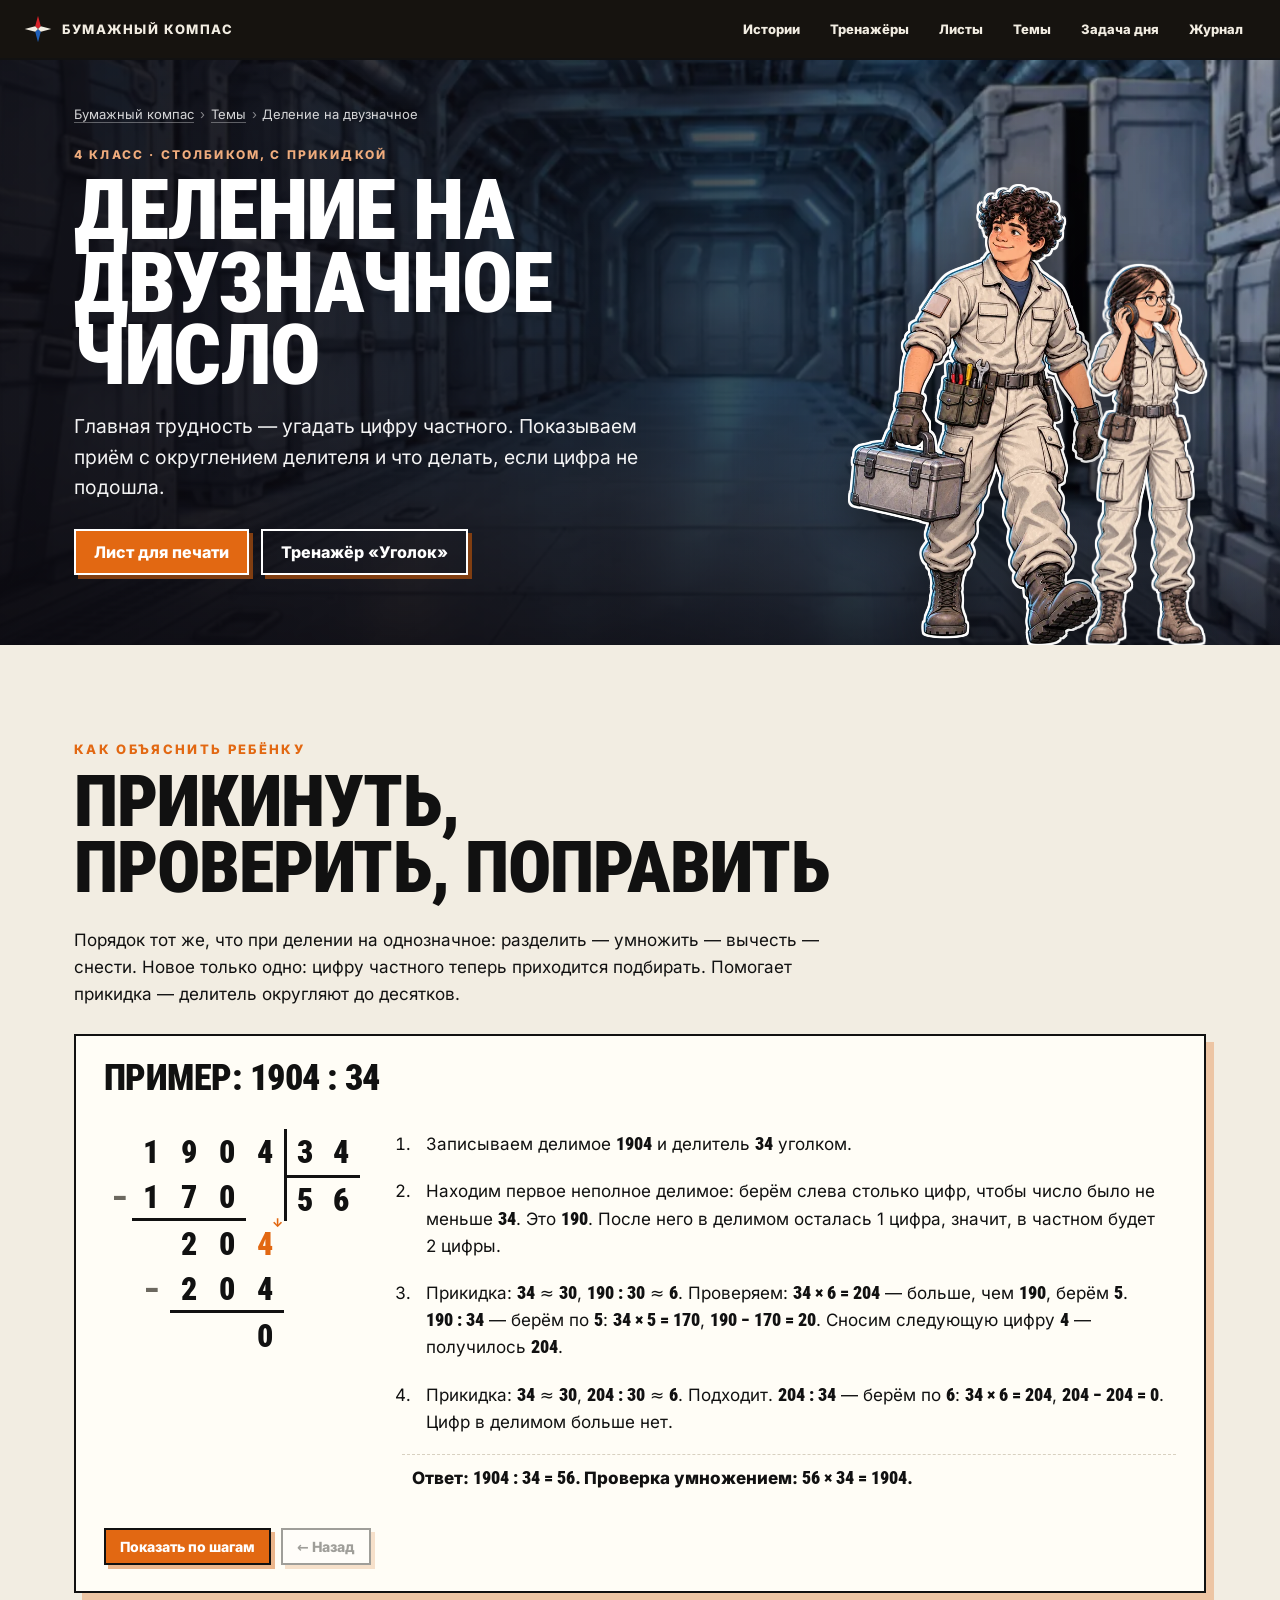
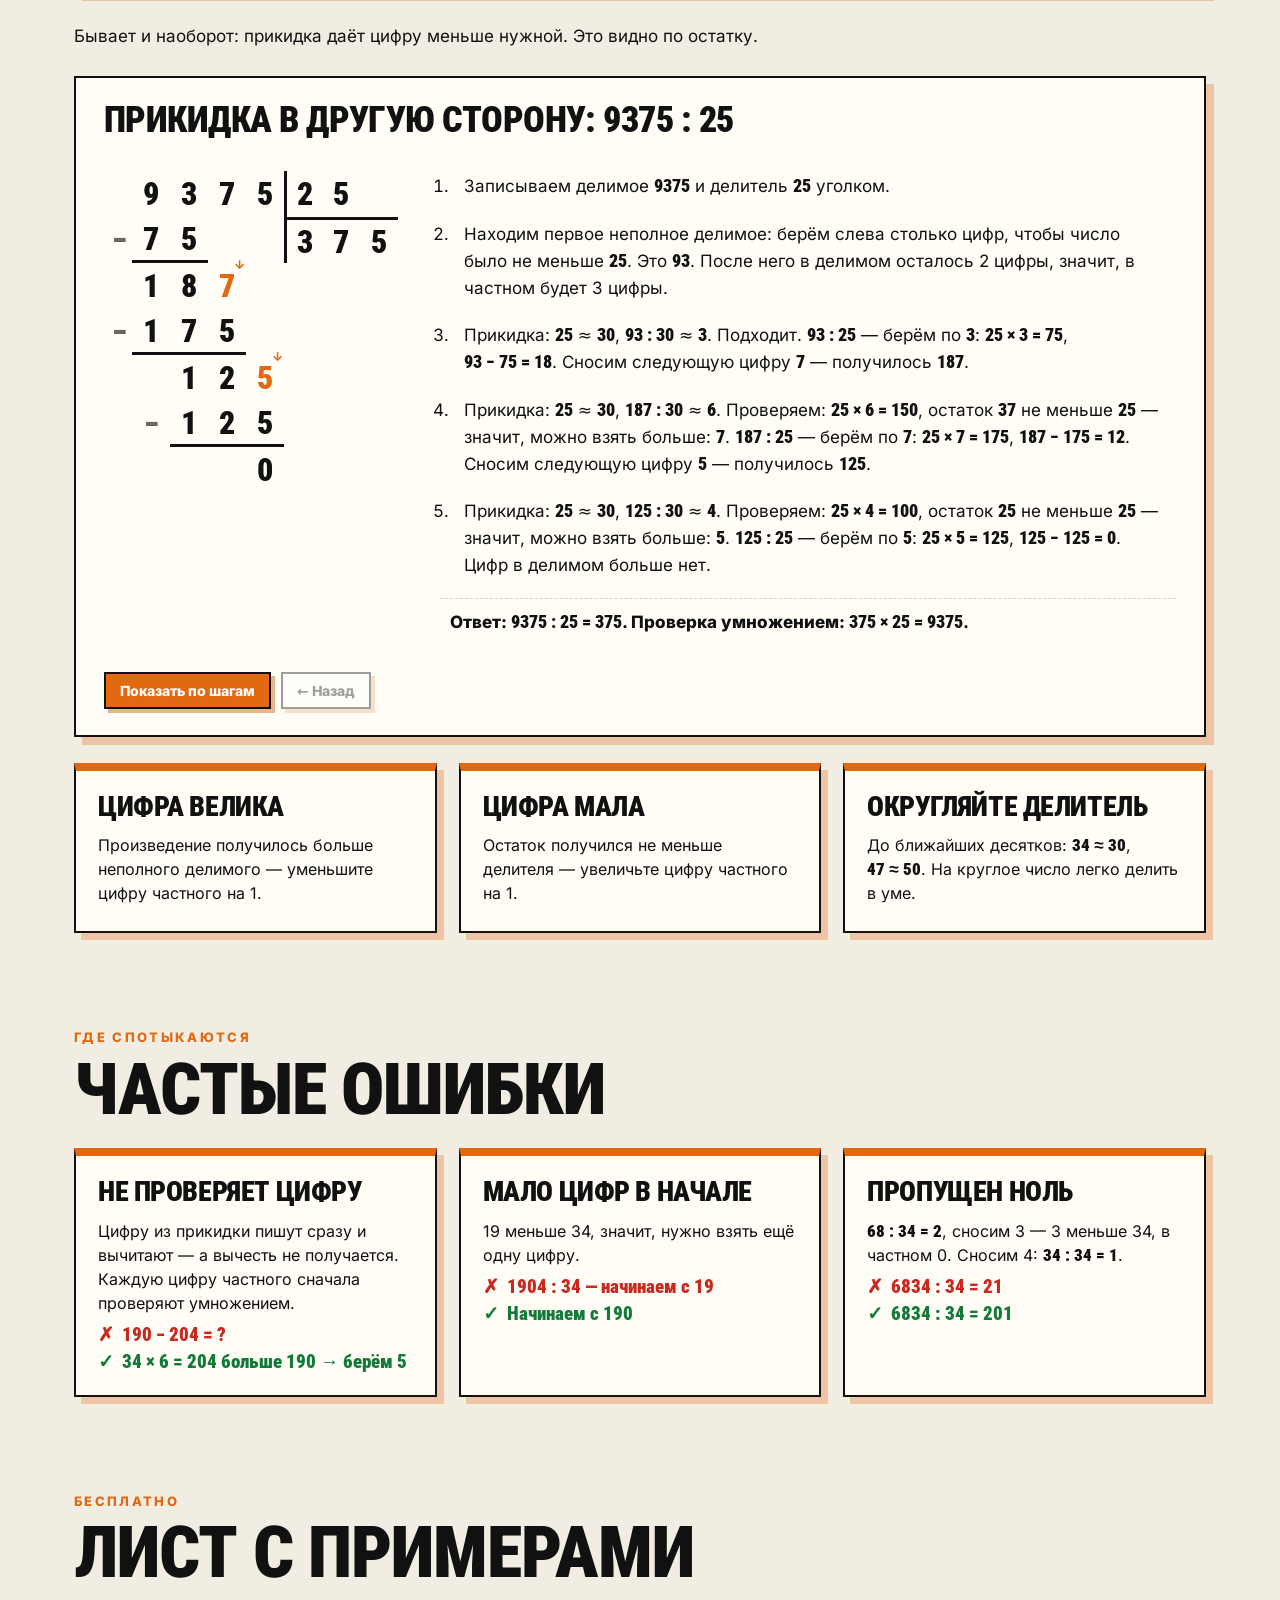
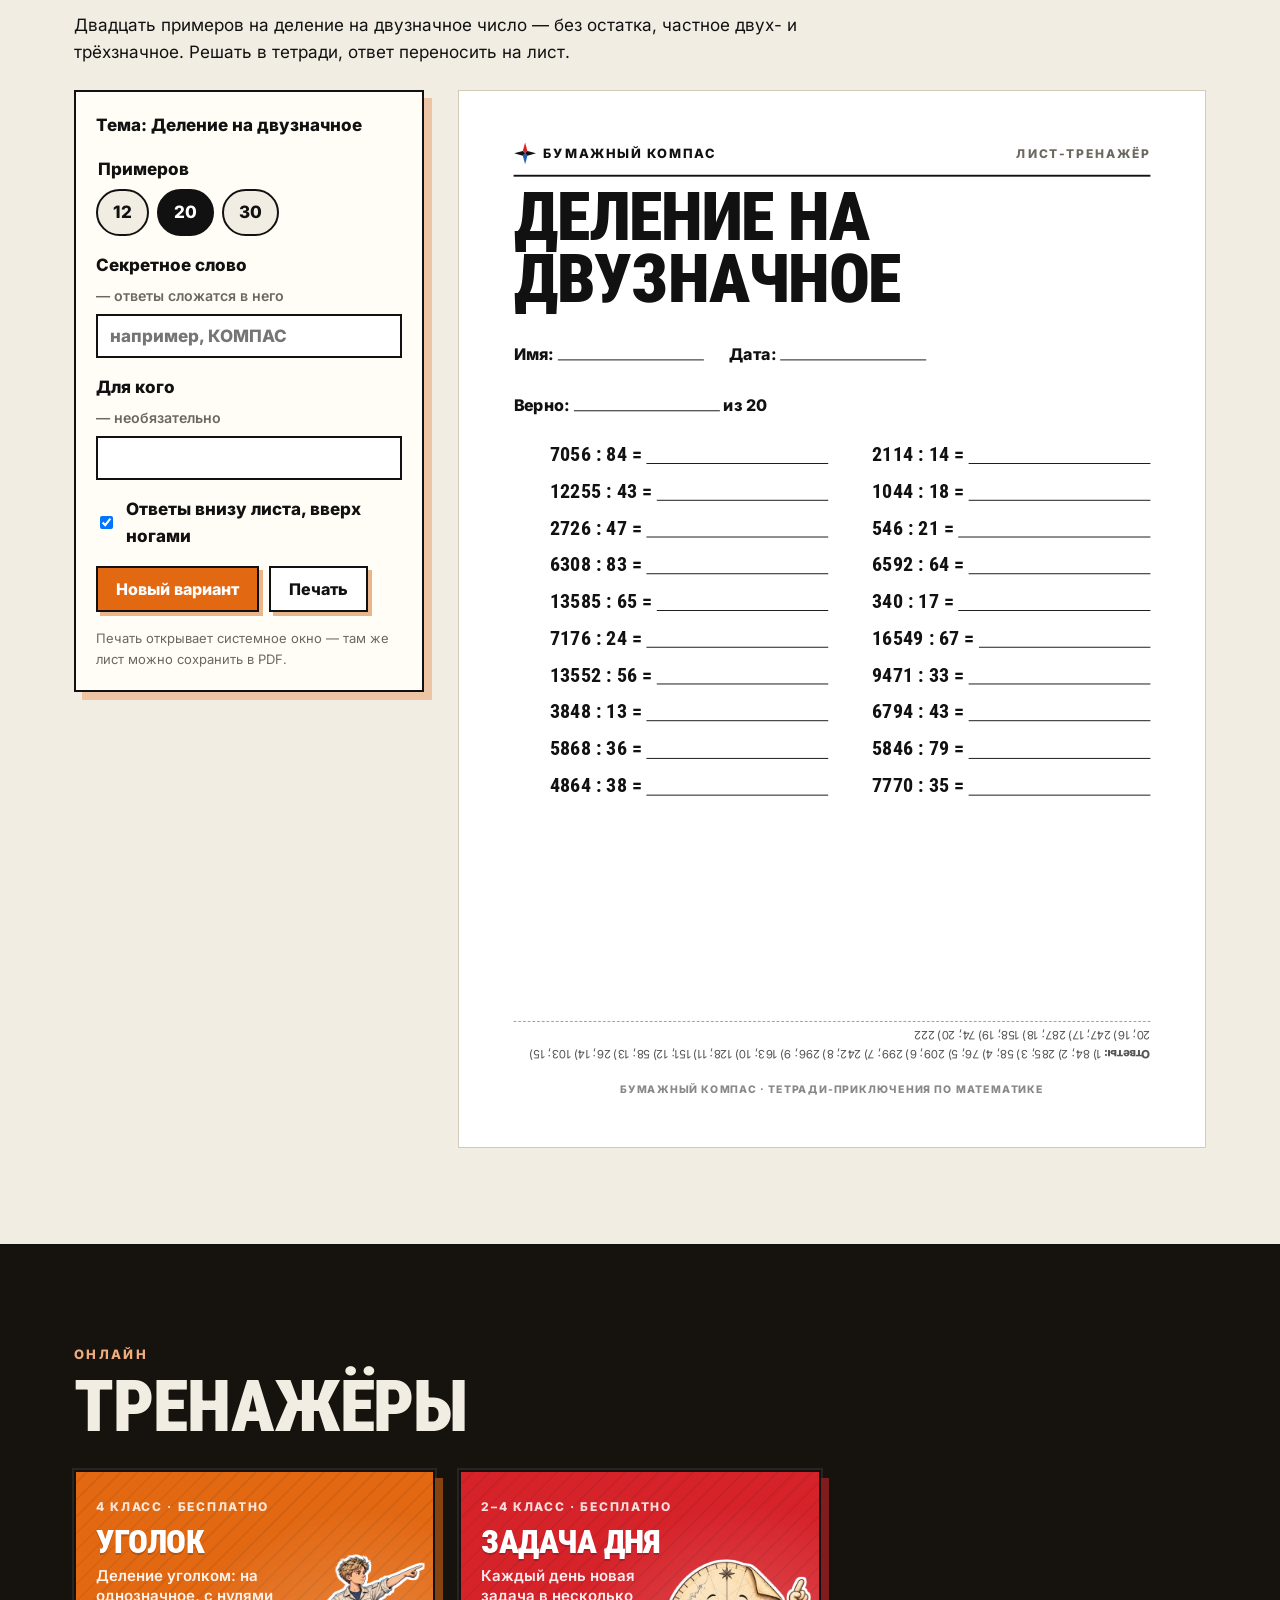
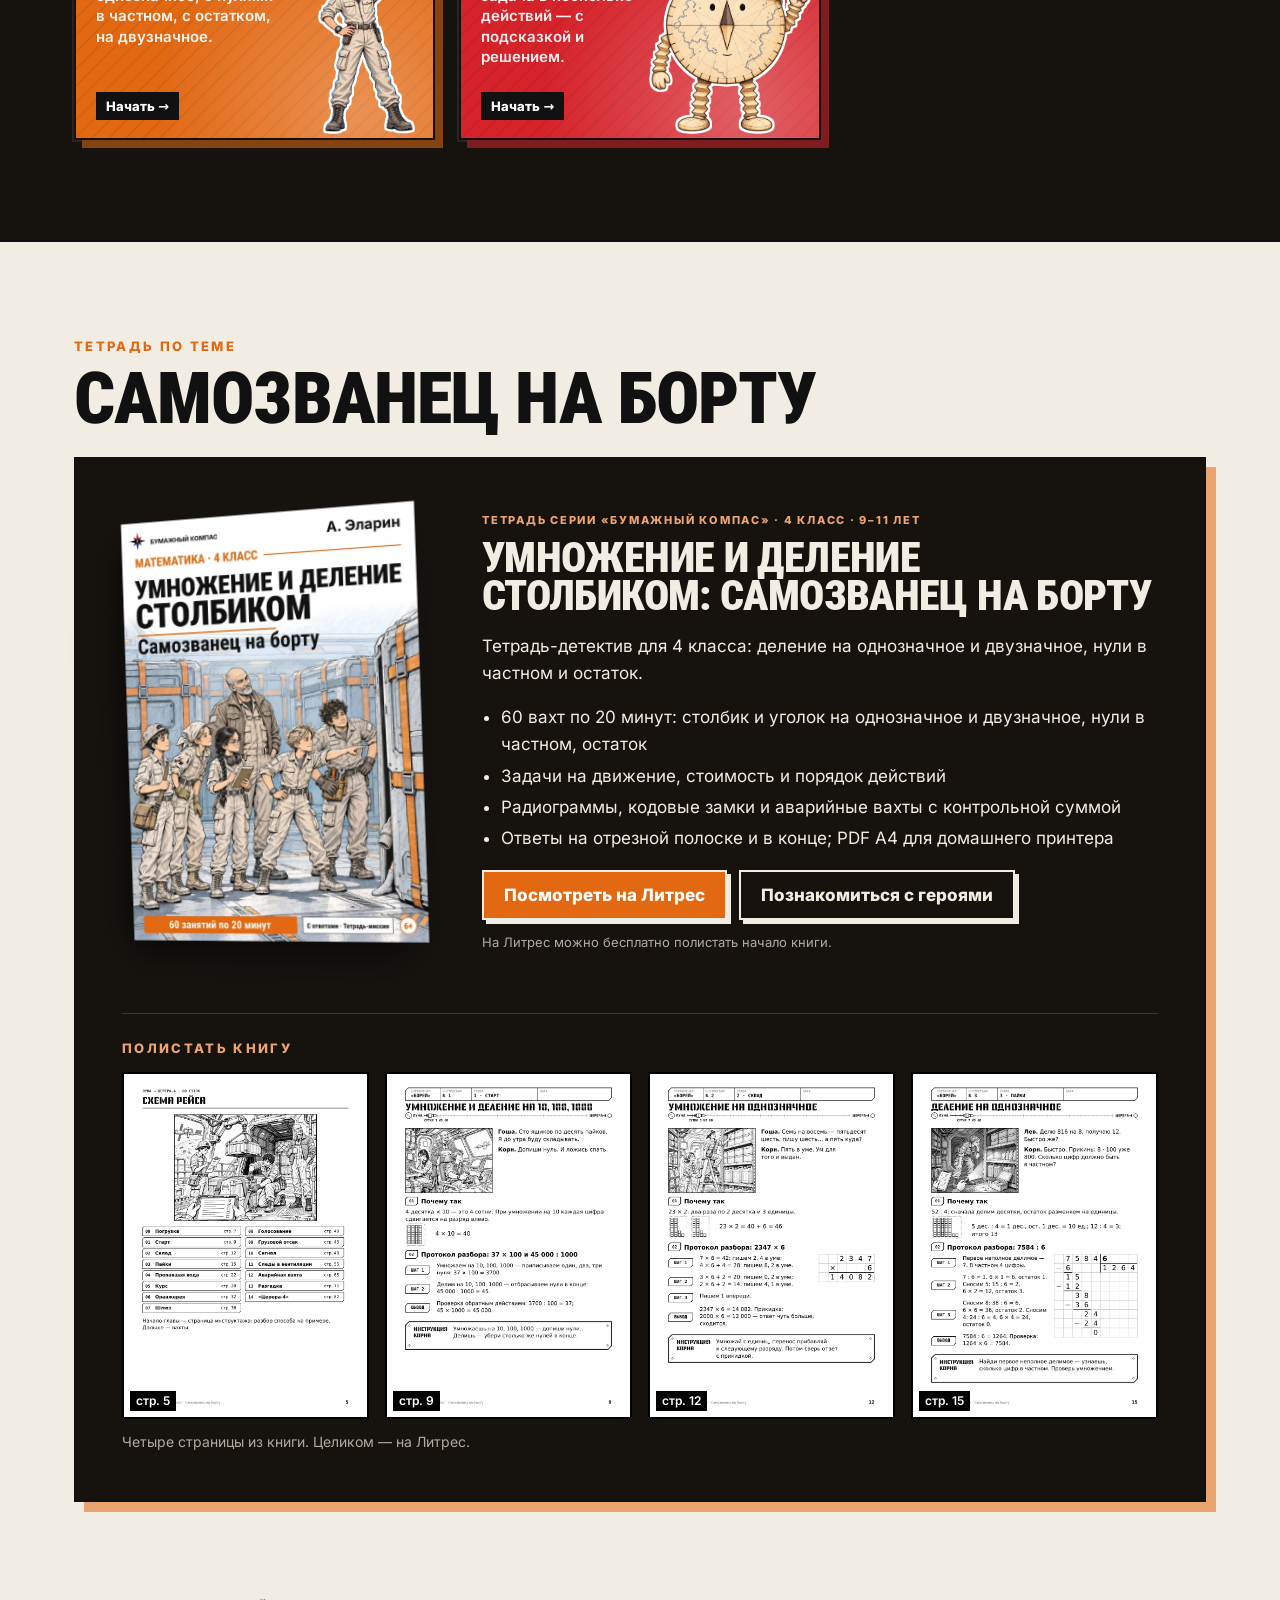
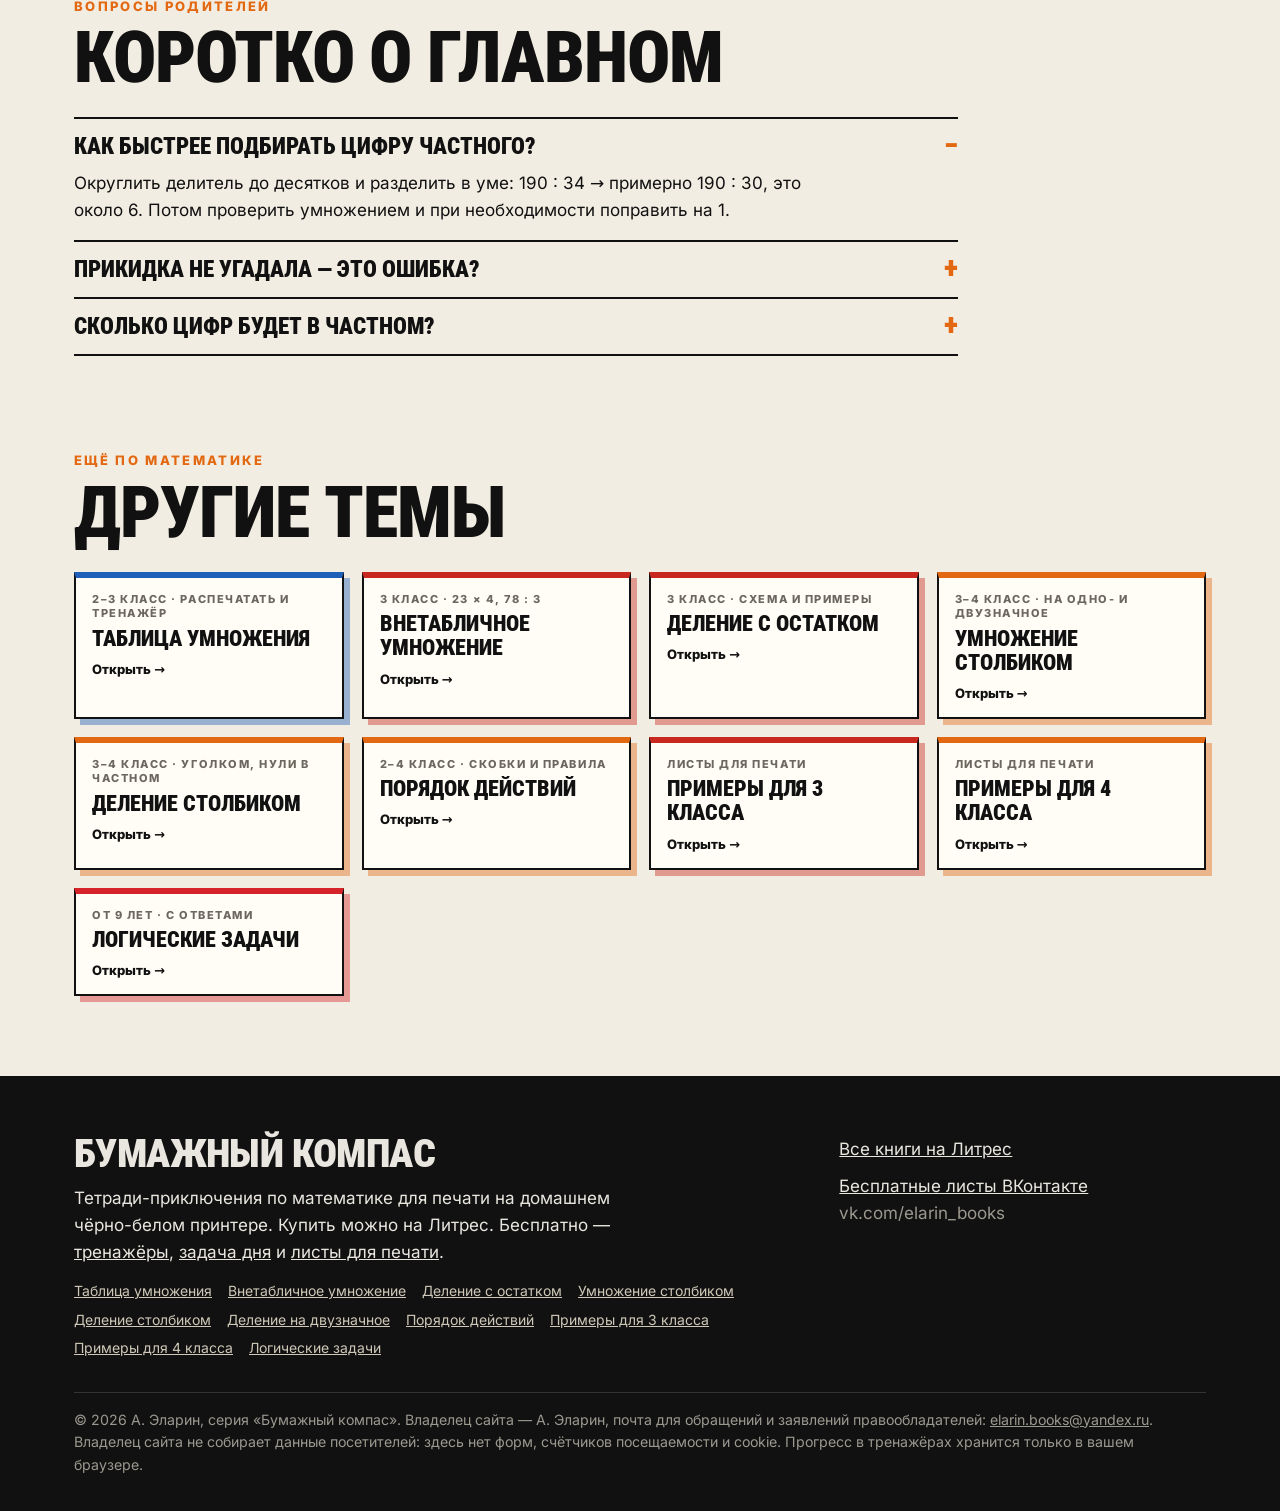
<file: delenie-na-dvuznachnoe.html>
<!DOCTYPE html>
<html lang="ru">
<head>
<meta charset="utf-8">
<meta name="viewport" content="width=device-width, initial-scale=1">
<title>Деление на двузначное число столбиком: как подобрать цифру частного — 4 класс</title>
<meta name="description" content="Как делить столбиком на двузначное число: прикидка, подбор цифры частного, что делать, если не угадали. Разбор 1904 : 34 по шагам, примеры для печати, тренажёр.">
<link rel="canonical" href="https://paper-compass.github.io/delenie-na-dvuznachnoe.html">
<meta property="og:type" content="article">
<meta property="og:site_name" content="Бумажный компас">
<meta property="og:title" content="Деление на двузначное число столбиком: как подобрать цифру частного — 4 класс">
<meta property="og:description" content="Как делить столбиком на двузначное число: прикидка, подбор цифры частного, что делать, если не угадали. Разбор 1904 : 34 по шагам, примеры для печати, тренажёр.">
<meta property="og:url" content="https://paper-compass.github.io/delenie-na-dvuznachnoe.html">
<meta property="og:image" content="https://paper-compass.github.io/img/og.jpg">
<meta property="og:image:width" content="1200">
<meta property="og:image:height" content="630">
<meta name="twitter:card" content="summary_large_image">
<meta name="theme-color" content="#0b0a10">
<link rel="icon" href="favicon.svg" type="image/svg+xml">
<link rel="preload" href="fonts/roboto-condensed-cyrillic-900-normal.woff2" as="font" type="font/woff2" crossorigin>
<link rel="preload" href="fonts/inter-cyrillic-400-normal.woff2" as="font" type="font/woff2" crossorigin>
<link rel="stylesheet" href="topic.css?v=0caefae9">
</head>
<body style="--c:#e26812;--d:#0b0a10">
<header class="top"><div class="wrap"><a class="brand" href="./" aria-label="Бумажный компас — на главную"><svg viewBox="0 0 40 40" aria-hidden="true"><g transform="translate(20 20)"><polygon points="0,-19 4,-4 0,0 -4,-4" fill="#d6232a"/><polygon points="0,19 4,4 0,0 -4,4" fill="#1f5fb8"/><polygon points="19,0 4,4 0,0 4,-4" fill="currentColor"/><polygon points="-19,0 -4,4 0,0 -4,-4" fill="currentColor"/></g></svg>БУМАЖНЫЙ КОМПАС</a><nav aria-label="Разделы"><a href="./#library">Истории</a><a href="./#train">Тренажёры</a><a href="./#sheets">Листы</a><a href="./#topics">Темы</a><a href="./#daily">Задача дня</a><a href="./#journal">Журнал</a></nav><details class="mnav"><summary>Меню</summary><div><a href="./#library">Истории</a><a href="./#train">Тренажёры</a><a href="./#sheets">Листы</a><a href="./#topics">Темы</a><a href="./#daily">Задача дня</a><a href="./#journal">Журнал</a><a href="./">На главную</a></div></details></div></header>
<main>
<section class="hero"><div class="bg" style="background-image:url(img/bg/s-cargo.webp)"></div><div class="wrap"><div class="txt">
<nav class="crumbs" aria-label="Вы здесь"><a href="./">Бумажный компас</a><span>›</span><a href="./#topics">Темы</a><span>›</span>Деление на двузначное</nav>
<div class="eyebrow">4 класс · столбиком, с прикидкой</div><h1>Деление на двузначное число</h1><p class="lead">Главная трудность — угадать цифру частного. Показываем приём с округлением делителя и что делать, если цифра не подошла.</p>
<div class="btns"><a class="btn" href="#list">Лист для печати</a><a class="btn ghost" href="./#train-corner" data-goal="trainer">Тренажёр «Уголок»</a></div>
</div><div class="figs" aria-hidden="true"><img src="h/tim-tools.webp" alt="" width="503" height="900"><img src="h/maya-headphones.webp" alt="" width="281" height="900"></div></div></section>
<section class="sec" id="how"><div class="wrap"><div class="eyebrow">Как объяснить ребёнку</div><h2>Прикинуть, проверить, поправить</h2><div class="prose"><p>Порядок тот же, что при делении на однозначное: разделить — умножить — вычесть — снести. Новое только одно: цифру частного теперь приходится подбирать. Помогает прикидка — делитель округляют до десятков.</p></div><div class="example"><h3>Пример: 1904 : 34</h3><div class="colwrap vis"><div class="colgrid div" style="grid-template-columns:26px repeat(4,var(--cw)) repeat(2,var(--cw))" role="img" aria-label="1904 : 34 = 56 — запись уголком"><div class="c" style="grid-row:1;grid-column:2" data-s="0">1</div><div class="c" style="grid-row:1;grid-column:3" data-s="0">9</div><div class="c" style="grid-row:1;grid-column:4" data-s="0">0</div><div class="c" style="grid-row:1;grid-column:5" data-s="0">4</div><div class="c rb vl" style="grid-row:1;grid-column:6">3</div><div class="c rq hl vl" style="grid-row:2;grid-column:6" data-s="2">5</div><div class="c rb" style="grid-row:1;grid-column:7">4</div><div class="c rq hl" style="grid-row:2;grid-column:7" data-s="3">6</div><div class="c sg" style="grid-row:2;grid-column:1" data-s="2">−</div><div class="c ln" style="grid-row:2;grid-column:2" data-s="2">1</div><div class="c ln" style="grid-row:2;grid-column:3" data-s="2">7</div><div class="c ln" style="grid-row:2;grid-column:4" data-s="2">0</div><div class="c" style="grid-row:3;grid-column:3" data-s="2">2</div><div class="c" style="grid-row:3;grid-column:4" data-s="2">0</div><div class="c  gv" style="grid-row:3;grid-column:5" data-s="2">4</div><div class="c sg" style="grid-row:4;grid-column:2" data-s="3">−</div><div class="c ln" style="grid-row:4;grid-column:3" data-s="3">2</div><div class="c ln" style="grid-row:4;grid-column:4" data-s="3">0</div><div class="c ln" style="grid-row:4;grid-column:5" data-s="3">4</div><div class="c" style="grid-row:5;grid-column:5" data-s="3">0</div></div></div><div><ol class="steps"><li data-s="0">Записываем делимое <span class="math">1904</span> и делитель <span class="math">34</span> уголком.</li><li data-s="1">Находим первое неполное делимое: берём слева столько цифр, чтобы число было не меньше <span class="math">34</span>. Это <span class="math">190</span>. После него в делимом осталась 1 цифра, значит, в частном будет 2 цифры.</li><li data-s="2">Прикидка: <span class="math">34</span> ≈ <span class="math">30</span>, <span class="math">190 : 30</span> ≈ <span class="math">6</span>. Проверяем: <span class="math">34 × 6 = 204</span> — больше, чем <span class="math">190</span>, берём <span class="math">5</span>. <span class="math">190 : 34</span> — берём по <span class="math">5</span>: <span class="math">34 × 5 = 170</span>, <span class="math">190 − 170 = 20</span>. Сносим следующую цифру <span class="math">4</span> — получилось <span class="math">204</span>.</li><li data-s="3">Прикидка: <span class="math">34</span> ≈ <span class="math">30</span>, <span class="math">204 : 30</span> ≈ <span class="math">6</span>. Подходит. <span class="math">204 : 34</span> — берём по <span class="math">6</span>: <span class="math">34 × 6 = 204</span>, <span class="math">204 − 204 = 0</span>. Цифр в делимом больше нет.</li><li data-s="4" class="ck">Ответ: <span class="math">1904 : 34 = 56</span>. Проверка умножением: <span class="math">56 × 34 = 1904</span>.</li></ol></div><div class="stepbar" hidden><button class="btn" type="button" data-a="next">Показать по шагам</button><button class="btn ghost" type="button" data-a="prev">← Назад</button><button class="btn ghost" type="button" data-a="all" hidden>Показать всё</button><span class="cnt"></span></div></div><div class="prose" style="margin-top:30px"><p>Бывает и наоборот: прикидка даёт цифру меньше нужной. Это видно по остатку.</p></div><div class="example"><h3>Прикидка в другую сторону: 9375 : 25</h3><div class="colwrap vis"><div class="colgrid div" style="grid-template-columns:26px repeat(4,var(--cw)) repeat(3,var(--cw))" role="img" aria-label="9375 : 25 = 375 — запись уголком"><div class="c" style="grid-row:1;grid-column:2" data-s="0">9</div><div class="c" style="grid-row:1;grid-column:3" data-s="0">3</div><div class="c" style="grid-row:1;grid-column:4" data-s="0">7</div><div class="c" style="grid-row:1;grid-column:5" data-s="0">5</div><div class="c rb vl" style="grid-row:1;grid-column:6">2</div><div class="c rq hl vl" style="grid-row:2;grid-column:6" data-s="2">3</div><div class="c rb" style="grid-row:1;grid-column:7">5</div><div class="c rq hl" style="grid-row:2;grid-column:7" data-s="3">7</div><div class="c rb" style="grid-row:1;grid-column:8"></div><div class="c rq hl" style="grid-row:2;grid-column:8" data-s="4">5</div><div class="c sg" style="grid-row:2;grid-column:1" data-s="2">−</div><div class="c ln" style="grid-row:2;grid-column:2" data-s="2">7</div><div class="c ln" style="grid-row:2;grid-column:3" data-s="2">5</div><div class="c" style="grid-row:3;grid-column:2" data-s="2">1</div><div class="c" style="grid-row:3;grid-column:3" data-s="2">8</div><div class="c  gv" style="grid-row:3;grid-column:4" data-s="2">7</div><div class="c sg" style="grid-row:4;grid-column:1" data-s="3">−</div><div class="c ln" style="grid-row:4;grid-column:2" data-s="3">1</div><div class="c ln" style="grid-row:4;grid-column:3" data-s="3">7</div><div class="c ln" style="grid-row:4;grid-column:4" data-s="3">5</div><div class="c" style="grid-row:5;grid-column:3" data-s="3">1</div><div class="c" style="grid-row:5;grid-column:4" data-s="3">2</div><div class="c  gv" style="grid-row:5;grid-column:5" data-s="3">5</div><div class="c sg" style="grid-row:6;grid-column:2" data-s="4">−</div><div class="c ln" style="grid-row:6;grid-column:3" data-s="4">1</div><div class="c ln" style="grid-row:6;grid-column:4" data-s="4">2</div><div class="c ln" style="grid-row:6;grid-column:5" data-s="4">5</div><div class="c" style="grid-row:7;grid-column:5" data-s="4">0</div></div></div><div><ol class="steps"><li data-s="0">Записываем делимое <span class="math">9375</span> и делитель <span class="math">25</span> уголком.</li><li data-s="1">Находим первое неполное делимое: берём слева столько цифр, чтобы число было не меньше <span class="math">25</span>. Это <span class="math">93</span>. После него в делимом осталось 2 цифры, значит, в частном будет 3 цифры.</li><li data-s="2">Прикидка: <span class="math">25</span> ≈ <span class="math">30</span>, <span class="math">93 : 30</span> ≈ <span class="math">3</span>. Подходит. <span class="math">93 : 25</span> — берём по <span class="math">3</span>: <span class="math">25 × 3 = 75</span>, <span class="math">93 − 75 = 18</span>. Сносим следующую цифру <span class="math">7</span> — получилось <span class="math">187</span>.</li><li data-s="3">Прикидка: <span class="math">25</span> ≈ <span class="math">30</span>, <span class="math">187 : 30</span> ≈ <span class="math">6</span>. Проверяем: <span class="math">25 × 6 = 150</span>, остаток <span class="math">37</span> не меньше <span class="math">25</span> — значит, можно взять больше: <span class="math">7</span>. <span class="math">187 : 25</span> — берём по <span class="math">7</span>: <span class="math">25 × 7 = 175</span>, <span class="math">187 − 175 = 12</span>. Сносим следующую цифру <span class="math">5</span> — получилось <span class="math">125</span>.</li><li data-s="4">Прикидка: <span class="math">25</span> ≈ <span class="math">30</span>, <span class="math">125 : 30</span> ≈ <span class="math">4</span>. Проверяем: <span class="math">25 × 4 = 100</span>, остаток <span class="math">25</span> не меньше <span class="math">25</span> — значит, можно взять больше: <span class="math">5</span>. <span class="math">125 : 25</span> — берём по <span class="math">5</span>: <span class="math">25 × 5 = 125</span>, <span class="math">125 − 125 = 0</span>. Цифр в делимом больше нет.</li><li data-s="5" class="ck">Ответ: <span class="math">9375 : 25 = 375</span>. Проверка умножением: <span class="math">375 × 25 = 9375</span>.</li></ol></div><div class="stepbar" hidden><button class="btn" type="button" data-a="next">Показать по шагам</button><button class="btn ghost" type="button" data-a="prev">← Назад</button><button class="btn ghost" type="button" data-a="all" hidden>Показать всё</button><span class="cnt"></span></div></div><div class="cards"><div class="card"><h3>Цифра велика</h3><p>Произведение получилось больше неполного делимого — уменьшите цифру частного на 1.</p></div><div class="card"><h3>Цифра мала</h3><p>Остаток получился не меньше делителя — увеличьте цифру частного на 1.</p></div><div class="card"><h3>Округляйте делитель</h3><p>До ближайших десятков: <span class="math">34 ≈ 30</span>, <span class="math">47 ≈ 50</span>. На круглое число легко делить в уме.</p></div></div></div></section><section class="sec" id="mistakes"><div class="wrap"><div class="eyebrow">Где спотыкаются</div><h2>Частые ошибки</h2><div class="cards"><div class="card"><h3>Не проверяет цифру</h3><p>Цифру из прикидки пишут сразу и вычитают — а вычесть не получается. Каждую цифру частного сначала проверяют умножением.</p><div class="bad">190 − 204 = ?</div><div class="good">34 × 6 = 204 больше 190 → берём 5</div></div><div class="card"><h3>Мало цифр в начале</h3><p>19 меньше 34, значит, нужно взять ещё одну цифру.</p><div class="bad">1904 : 34 — начинаем с 19</div><div class="good">Начинаем с 190</div></div><div class="card"><h3>Пропущен ноль</h3><p><span class="math">68 : 34 = 2</span>, сносим 3 — 3 меньше 34, в частном 0. Сносим 4: <span class="math">34 : 34 = 1</span>.</p><div class="bad">6834 : 34 = 21</div><div class="good">6834 : 34 = 201</div></div></div></div></section><section class="sec" id="list"><div class="wrap"><div class="eyebrow">Бесплатно</div><h2>Лист с примерами</h2><div class="prose"><p>Двадцать примеров на деление на двузначное число — без остатка, частное двух- и трёхзначное. Решать в тетради, ответ переносить на лист.</p></div><div class="sheets sheetbox" data-topics="div2" data-topic="div2" data-n="20" data-seed="966493"><form class="ctl" onsubmit="return false"><p style="margin:0;font-weight:800">Тема: Деление на двузначное</p><fieldset><legend>Примеров</legend><div class="chips"><button type="button" data-k="12" aria-pressed="false">12</button><button type="button" data-k="20" aria-pressed="true">20</button><button type="button" data-k="30" aria-pressed="false">30</button></div></fieldset><label>Секретное слово <small>— ответы сложатся в него</small><input id="sw" maxlength="14" placeholder="например, КОМПАС" autocomplete="off"></label><label>Для кого <small>— необязательно</small><input id="sname" maxlength="30" autocomplete="off"></label><label class="ck"><input type="checkbox" id="sa" checked> Ответы внизу листа, вверх ногами</label><div class="row2"><button class="btn" type="button" id="snew">Новый вариант</button><button class="btn ghost" type="button" id="sprint">Печать</button></div><p class="small" id="snote">Печать открывает системное окно — там же лист можно сохранить в PDF.</p></form><div><p class="zoomhint">Нажмите на лист, чтобы рассмотреть его в полный размер.</p><div class="paper" style="height:1123px"><div class="sheet"><header><div class="sb"><svg viewBox="0 0 40 40" aria-hidden="true"><g transform="translate(20 20)"><polygon points="0,-19 4,-4 0,0 -4,-4" fill="#d6232a"/><polygon points="0,19 4,4 0,0 -4,4" fill="#1f5fb8"/><polygon points="19,0 4,4 0,0 4,-4" fill="#111"/><polygon points="-19,0 -4,4 0,0 -4,-4" fill="#111"/></g></svg><span>Бумажный компас</span></div><div class="sl">Лист-тренажёр</div></header><h2>Деление на двузначное</h2><div class="fill"><span>Имя: <i></i></span><span>Дата: <i></i></span><span>Верно: <i></i> из 20</span></div><ol class="ex" style="columns:2"><li><span>7056 : 84 = </span><i></i></li><li><span>12255 : 43 = </span><i></i></li><li><span>2726 : 47 = </span><i></i></li><li><span>6308 : 83 = </span><i></i></li><li><span>13585 : 65 = </span><i></i></li><li><span>7176 : 24 = </span><i></i></li><li><span>13552 : 56 = </span><i></i></li><li><span>3848 : 13 = </span><i></i></li><li><span>5868 : 36 = </span><i></i></li><li><span>4864 : 38 = </span><i></i></li><li><span>2114 : 14 = </span><i></i></li><li><span>1044 : 18 = </span><i></i></li><li><span>546 : 21 = </span><i></i></li><li><span>6592 : 64 = </span><i></i></li><li><span>340 : 17 = </span><i></i></li><li><span>16549 : 67 = </span><i></i></li><li><span>9471 : 33 = </span><i></i></li><li><span>6794 : 43 = </span><i></i></li><li><span>5846 : 79 = </span><i></i></li><li><span>7770 : 35 = </span><i></i></li></ol><div class="answers"><b>Ответы:</b> 1) 84; 2) 285; 3) 58; 4) 76; 5) 209; 6) 299; 7) 242; 8) 296; 9) 163; 10) 128; 11) 151; 12) 58; 13) 26; 14) 103; 15) 20; 16) 247; 17) 287; 18) 158; 19) 74; 20) 222</div><footer>Бумажный компас · тетради-приключения по математике</footer></div></div></div></div></div></section><section class="sec" id="train"><div class="wrap"><div class="eyebrow">Онлайн</div><h2>Тренажёры</h2><div class="tiles"><a class="tile" style="--c:#e26812" href="./#train-corner" data-goal="trainer"><small>4 класс · бесплатно</small><h3>Уголок</h3><p>Деление уголком: на однозначное, с нулями в частном, с остатком, на двузначное.</p><img src="h/lev-point.webp" alt="" width="531" height="900" loading="lazy" decoding="async"><span class="go">Начать →</span></a><a class="tile" style="--c:#d6232a" href="./#daily" data-goal="trainer"><small>2–4 класс · бесплатно</small><h3>Задача дня</h3><p>Каждый день новая задача в несколько действий — с подсказкой и решением.</p><img src="h/rumb-point.webp" alt="" width="827" height="900" loading="lazy" decoding="async"><span class="go">Начать →</span></a></div></div></section><section class="sec" id="book"><div class="wrap"><div class="eyebrow">Тетрадь по теме</div><h2>Самозванец на борту</h2><div class="book" style="--bc:#e26812" data-url="https://www.litres.ru/book/a-elarin-34117204/umnozhenie-i-delenie-stolbikom-samozvanets-na-bortu-74718994/"><div class="cov"><img src="img/cover-b3.webp" alt="Обложка: Умножение и деление столбиком: Самозванец на борту" width="700" height="990" loading="lazy" decoding="async"></div><div class="body"><div class="head"><small>Тетрадь серии «Бумажный компас» · 4 класс · 9–11 лет</small><h3>Умножение и деление столбиком: Самозванец на борту</h3></div><p>Тетрадь-детектив для 4 класса: деление на однозначное и двузначное, нули в частном и остаток.</p><ul><li>60 вахт по 20 минут: столбик и уголок на однозначное и двузначное, нули в частном, остаток</li><li>Задачи на движение, стоимость и порядок действий</li><li>Радиограммы, кодовые замки и аварийные вахты с контрольной суммой</li><li>Ответы на отрезной полоске и в конце; PDF A4 для домашнего принтера</li></ul><div class="btns"><a class="btn" href="https://www.litres.ru/book/a-elarin-34117204/umnozhenie-i-delenie-stolbikom-samozvanets-na-bortu-74718994/" data-goal="litres" rel="noopener">Посмотреть на Литрес</a><a class="btn ghost" href="./#story-borey">Познакомиться с героями</a></div><p class="fine">На Литрес можно бесплатно полистать начало книги.</p></div><div class="leaf"><div class="eyebrow">Полистать книгу</div><div class="leafs"><a class="pg" href="img/pg/b3-1.webp" data-pg="0"><img src="img/pg/b3-1.webp" alt="Страница 5 книги «Умножение и деление столбиком: Самозванец на борту»" width="900" height="1273" loading="lazy" decoding="async"><span>стр. 5</span></a><a class="pg" href="img/pg/b3-2.webp" data-pg="1"><img src="img/pg/b3-2.webp" alt="Страница 9 книги «Умножение и деление столбиком: Самозванец на борту»" width="900" height="1273" loading="lazy" decoding="async"><span>стр. 9</span></a><a class="pg" href="img/pg/b3-3.webp" data-pg="2"><img src="img/pg/b3-3.webp" alt="Страница 12 книги «Умножение и деление столбиком: Самозванец на борту»" width="900" height="1273" loading="lazy" decoding="async"><span>стр. 12</span></a><a class="pg" href="img/pg/b3-4.webp" data-pg="3"><img src="img/pg/b3-4.webp" alt="Страница 15 книги «Умножение и деление столбиком: Самозванец на борту»" width="900" height="1273" loading="lazy" decoding="async"><span>стр. 15</span></a></div><p class="leafnote">Четыре страницы из книги. Целиком — на Литрес.</p></div></div></div></section><section class="sec" id="faq"><div class="wrap"><div class="eyebrow">Вопросы родителей</div><h2>Коротко о главном</h2><div class="faq"><details open><summary>Как быстрее подбирать цифру частного?</summary><p>Округлить делитель до десятков и разделить в уме: 190 : 34 → примерно 190 : 30, это около 6. Потом проверить умножением и при необходимости поправить на 1.</p></details><details><summary>Прикидка не угадала — это ошибка?</summary><p>Нет, прикидка может ошибиться на единицу. Главное — проверка: если произведение больше неполного делимого, цифру уменьшают; если остаток не меньше делителя — увеличивают.</p></details><details><summary>Сколько цифр будет в частном?</summary><p>Одна за первое неполное делимое и ещё по одной за каждую оставшуюся цифру делимого. В 1904 : 34 первое неполное — 190, после него одна цифра, значит, в частном две цифры.</p></details></div></div></section><section class="sec" id="more"><div class="wrap"><div class="eyebrow">Ещё по математике</div><h2>Другие темы</h2><div class="related"><a href="tablica-umnozheniya.html" style="--c:#1f5fb8"><small>2–3 класс · распечатать и тренажёр</small>Таблица умножения<span>Открыть →</span></a><a href="vnetablichnoe-umnozhenie.html" style="--c:#c8281e"><small>3 класс · 23 × 4, 78 : 3</small>Внетабличное умножение<span>Открыть →</span></a><a href="delenie-s-ostatkom.html" style="--c:#c8281e"><small>3 класс · схема и примеры</small>Деление с остатком<span>Открыть →</span></a><a href="umnozhenie-stolbikom.html" style="--c:#e26812"><small>3–4 класс · на одно- и двузначное</small>Умножение столбиком<span>Открыть →</span></a><a href="delenie-stolbikom.html" style="--c:#e26812"><small>3–4 класс · уголком, нули в частном</small>Деление столбиком<span>Открыть →</span></a><a href="poryadok-dejstvij.html" style="--c:#e26812"><small>2–4 класс · скобки и правила</small>Порядок действий<span>Открыть →</span></a><a href="primery-3-klass.html" style="--c:#c8281e"><small>листы для печати</small>Примеры для 3 класса<span>Открыть →</span></a><a href="primery-4-klass.html" style="--c:#e26812"><small>листы для печати</small>Примеры для 4 класса<span>Открыть →</span></a><a href="logicheskie-zadachi.html" style="--c:#d6232a"><small>от 9 лет · с ответами</small>Логические задачи<span>Открыть →</span></a></div></div></section>
</main>
<footer class="site"><div class="wrap"><div><h3>Бумажный компас</h3><p style="max-width:34em">Тетради-приключения по математике для печати на домашнем чёрно-белом принтере. Купить можно на Литрес. Бесплатно — <a href="./#train">тренажёры</a>, <a href="./#daily">задача дня</a> и <a href="./#sheets">листы для печати</a>.</p><nav class="tl" aria-label="Темы"><a href="tablica-umnozheniya.html">Таблица умножения</a><a href="vnetablichnoe-umnozhenie.html">Внетабличное умножение</a><a href="delenie-s-ostatkom.html">Деление с остатком</a><a href="umnozhenie-stolbikom.html">Умножение столбиком</a><a href="delenie-stolbikom.html">Деление столбиком</a><a href="delenie-na-dvuznachnoe.html">Деление на двузначное</a><a href="poryadok-dejstvij.html">Порядок действий</a><a href="primery-3-klass.html">Примеры для 3 класса</a><a href="primery-4-klass.html">Примеры для 4 класса</a><a href="logicheskie-zadachi.html">Логические задачи</a></nav></div><div><p><a href="https://www.litres.ru/author/a-elarin-34117204/" data-goal="litres">Все книги на Литрес</a></p><p><a href="https://vk.com/elarin_books">Бесплатные листы ВКонтакте</a><br><span style="color:#9b988f">vk.com/elarin_books</span></p></div><small>© 2026 А. Эларин, серия «Бумажный компас». Владелец сайта — А. Эларин, почта для обращений и заявлений правообладателей: <a href="mailto:elarin.books@yandex.ru">elarin.books@yandex.ru</a>.<br>Владелец сайта не собирает данные посетителей: здесь нет форм, счётчиков посещаемости и cookie. Прогресс в тренажёрах хранится только в вашем браузере.</small></div></footer>
<script src="mathcore.js?v=0f1c917d"></script>
<script src="topic.js?v=634390a7"></script>
</body>
</html>
</file>
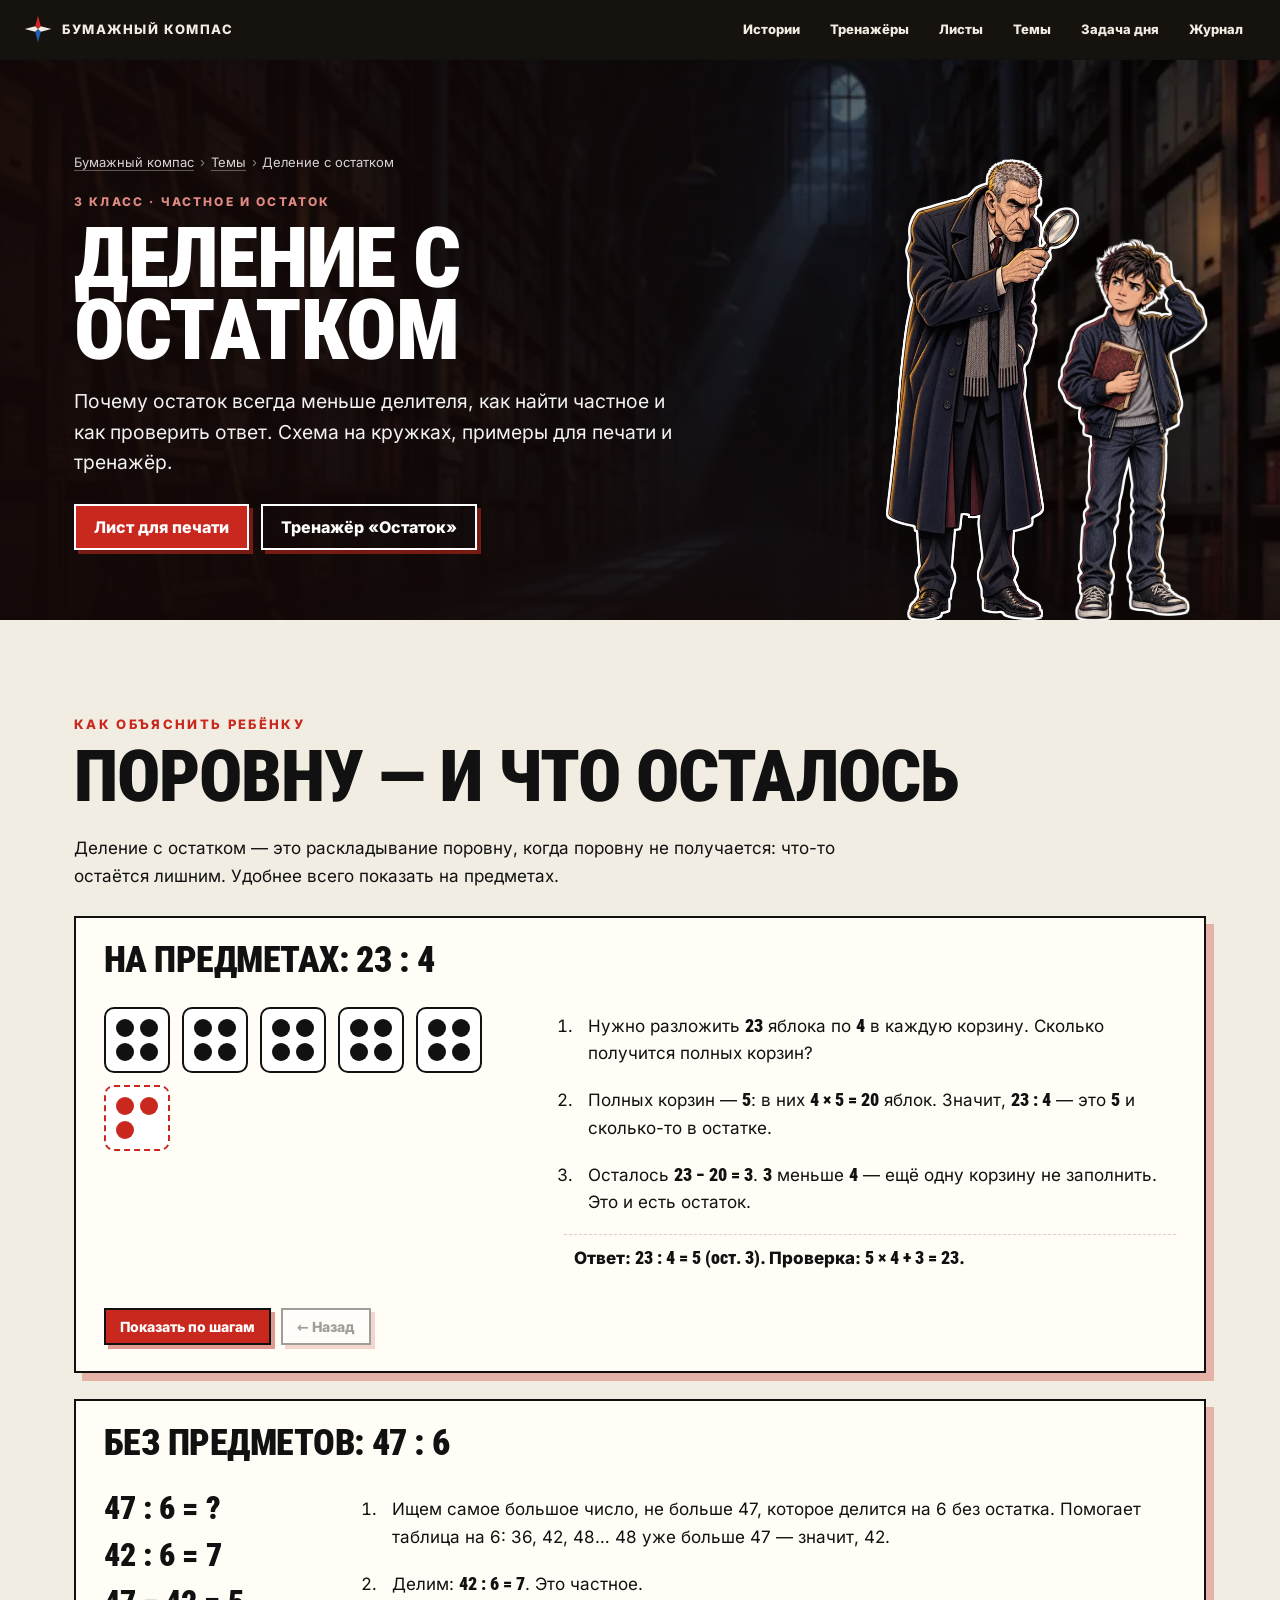
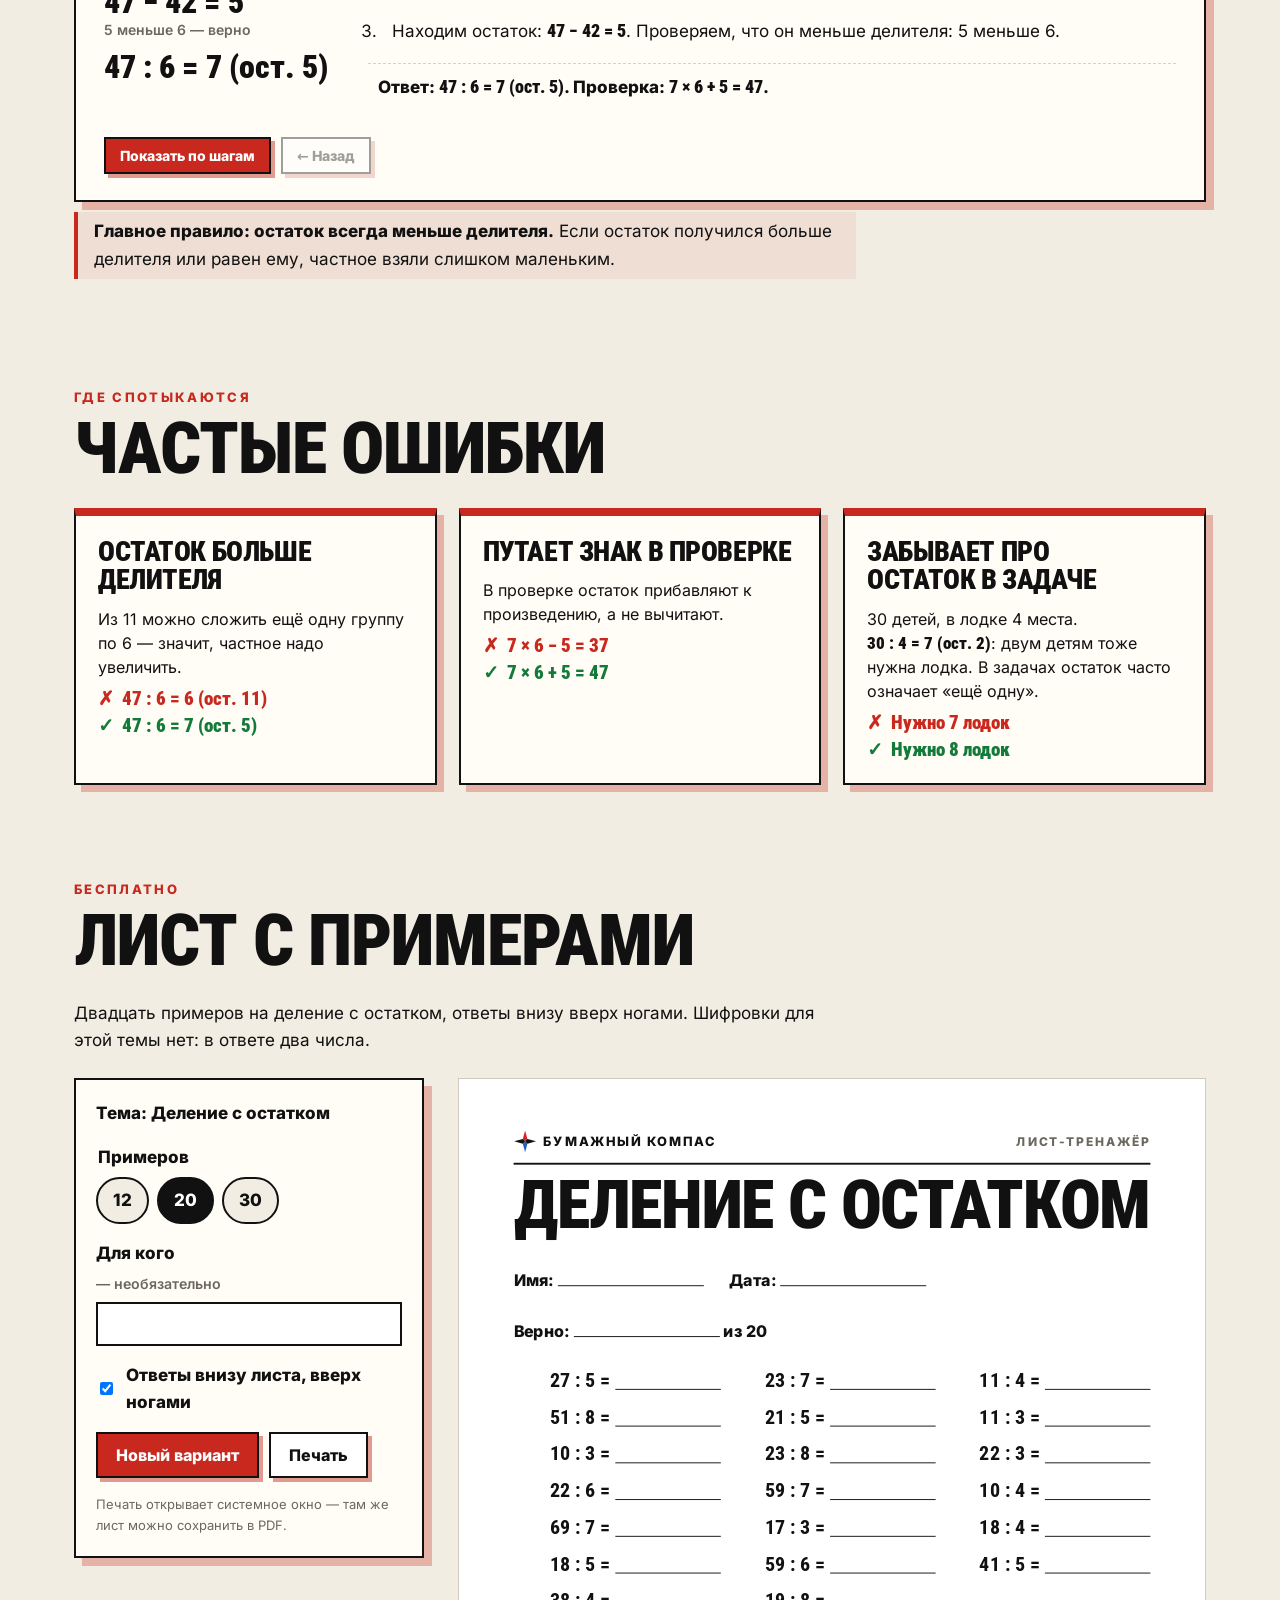
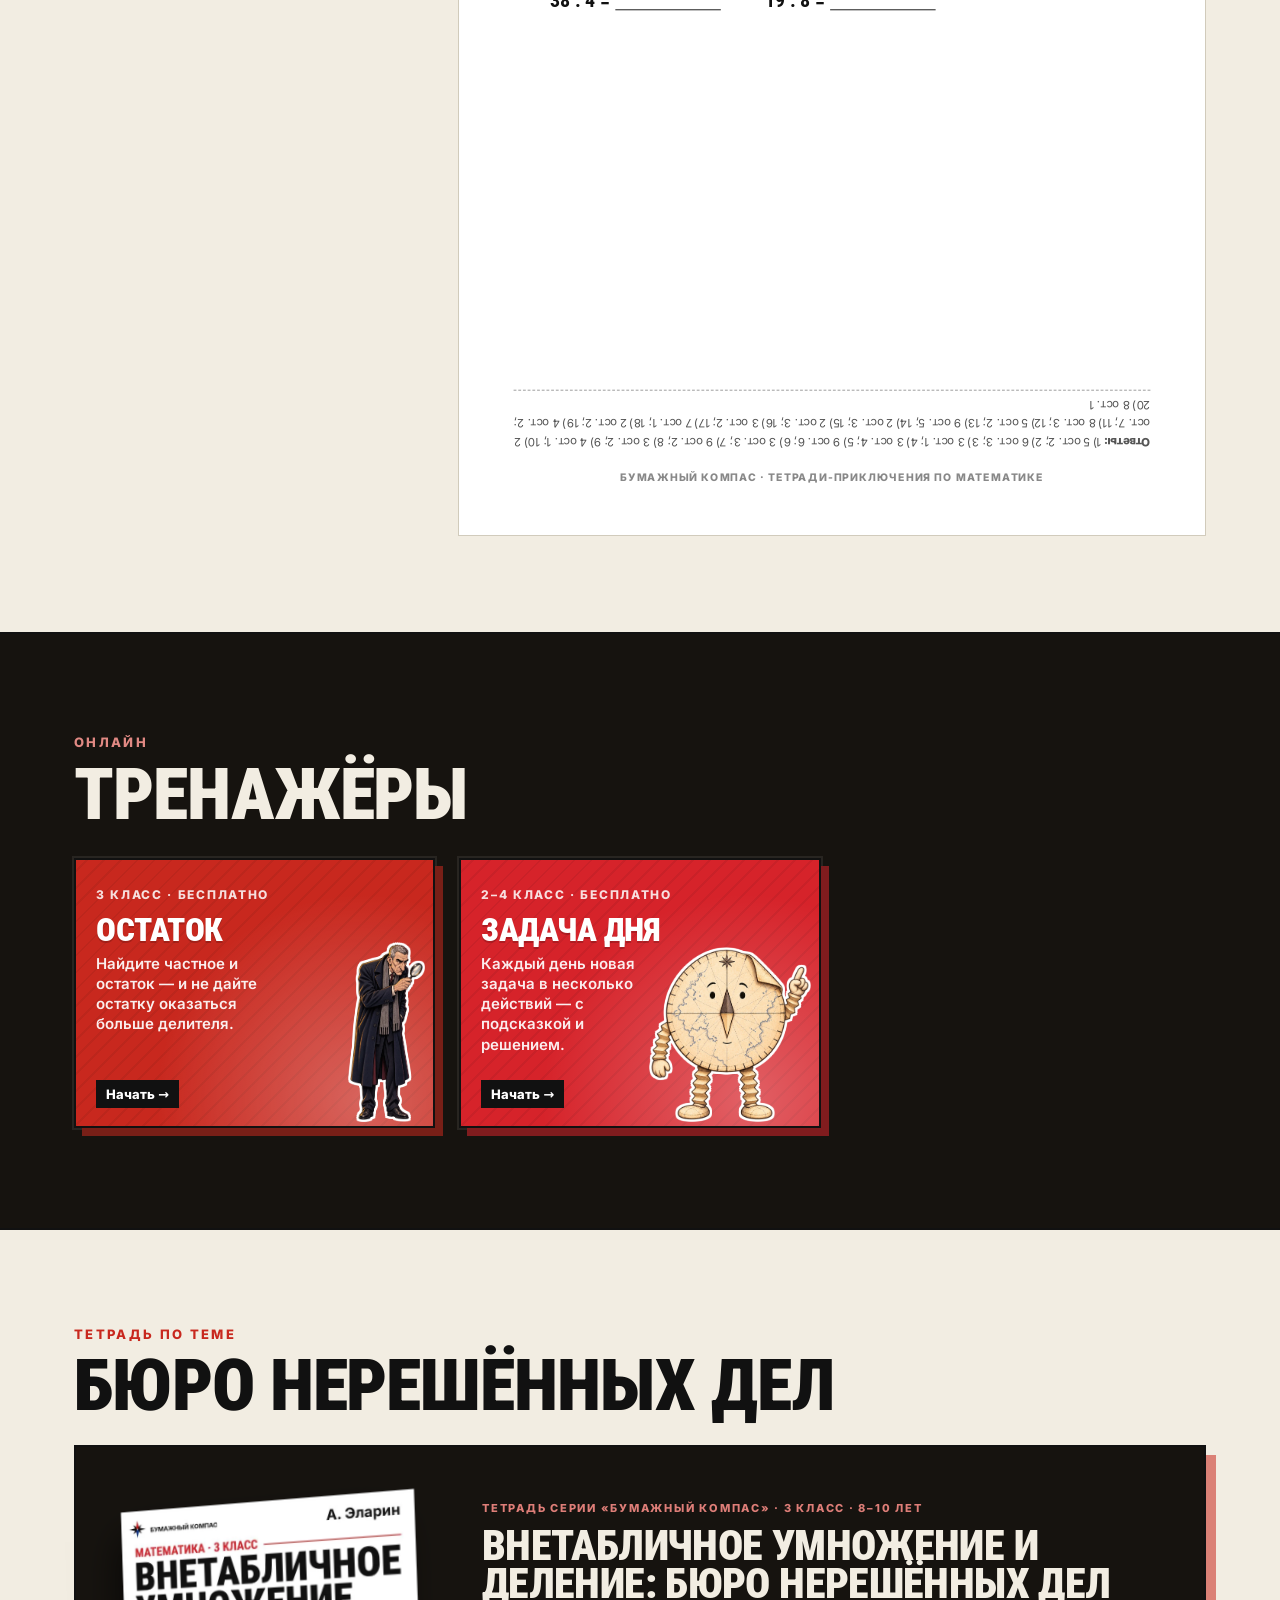
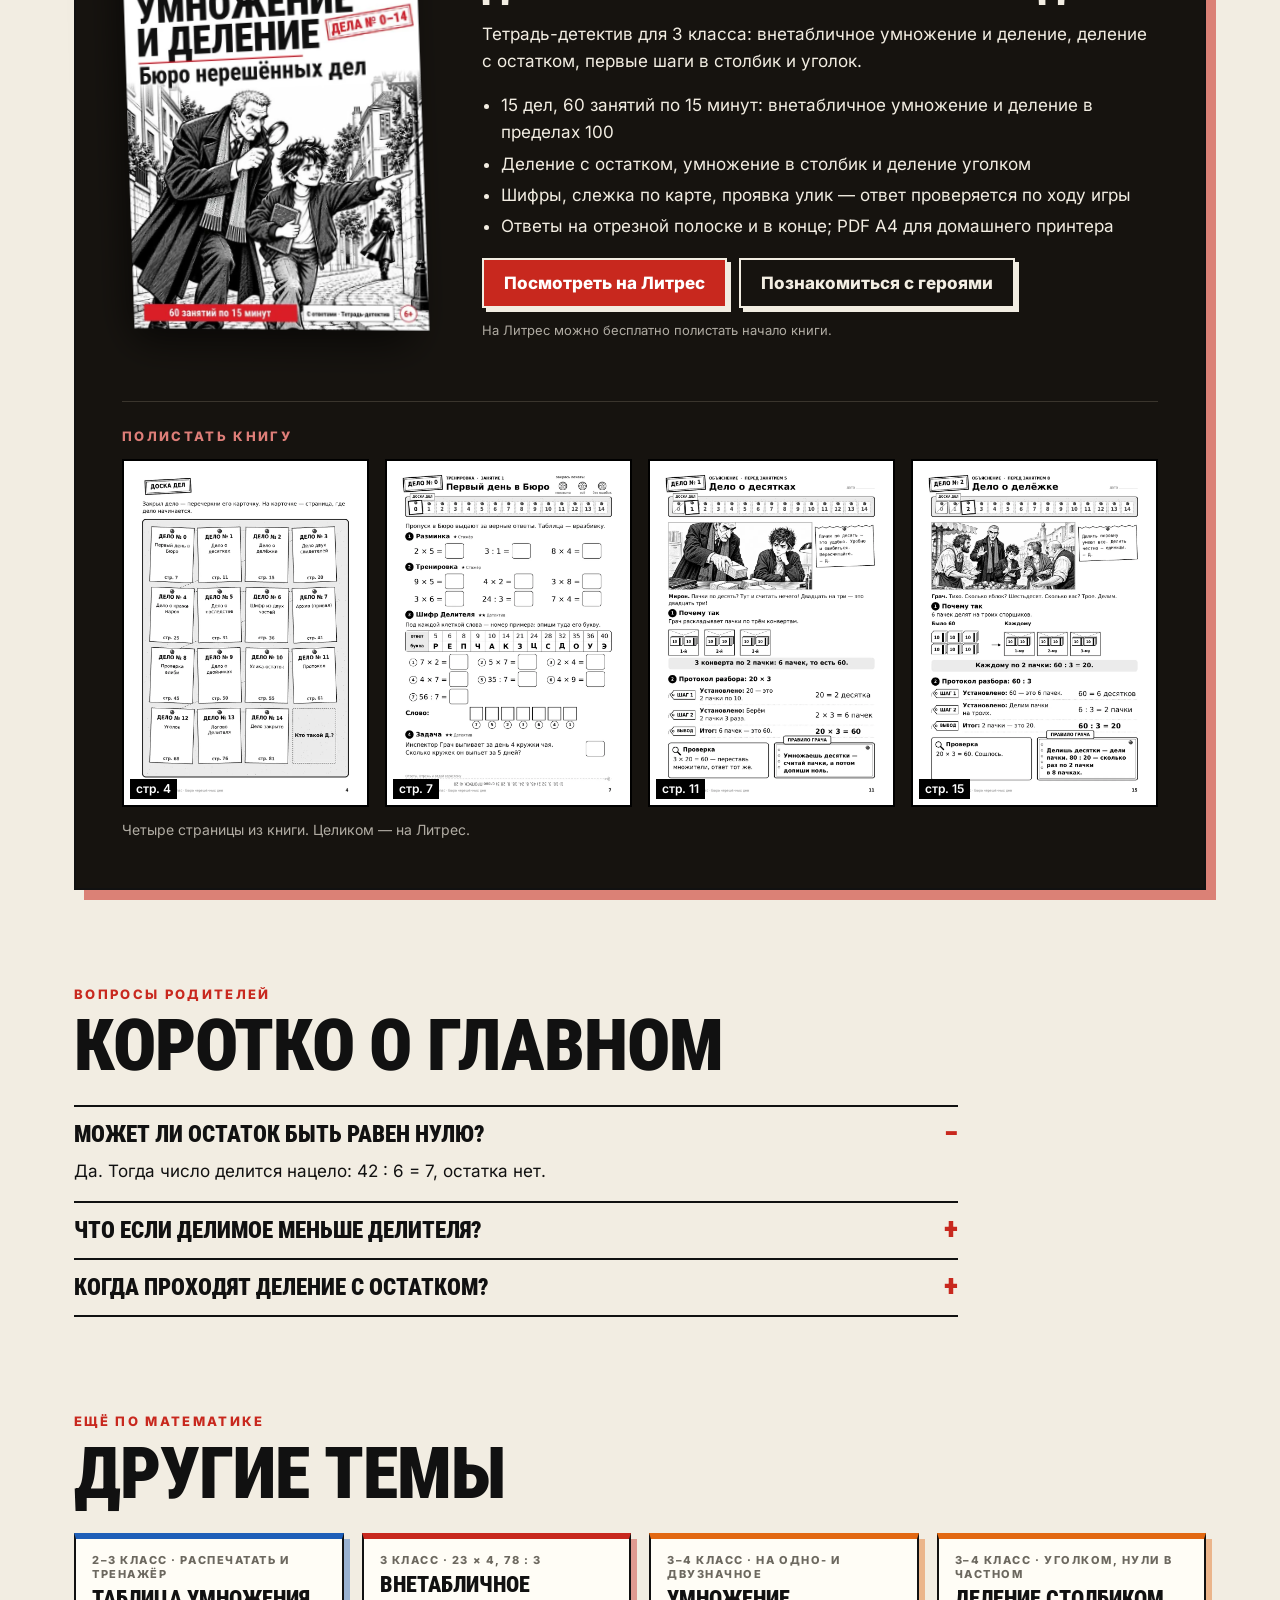
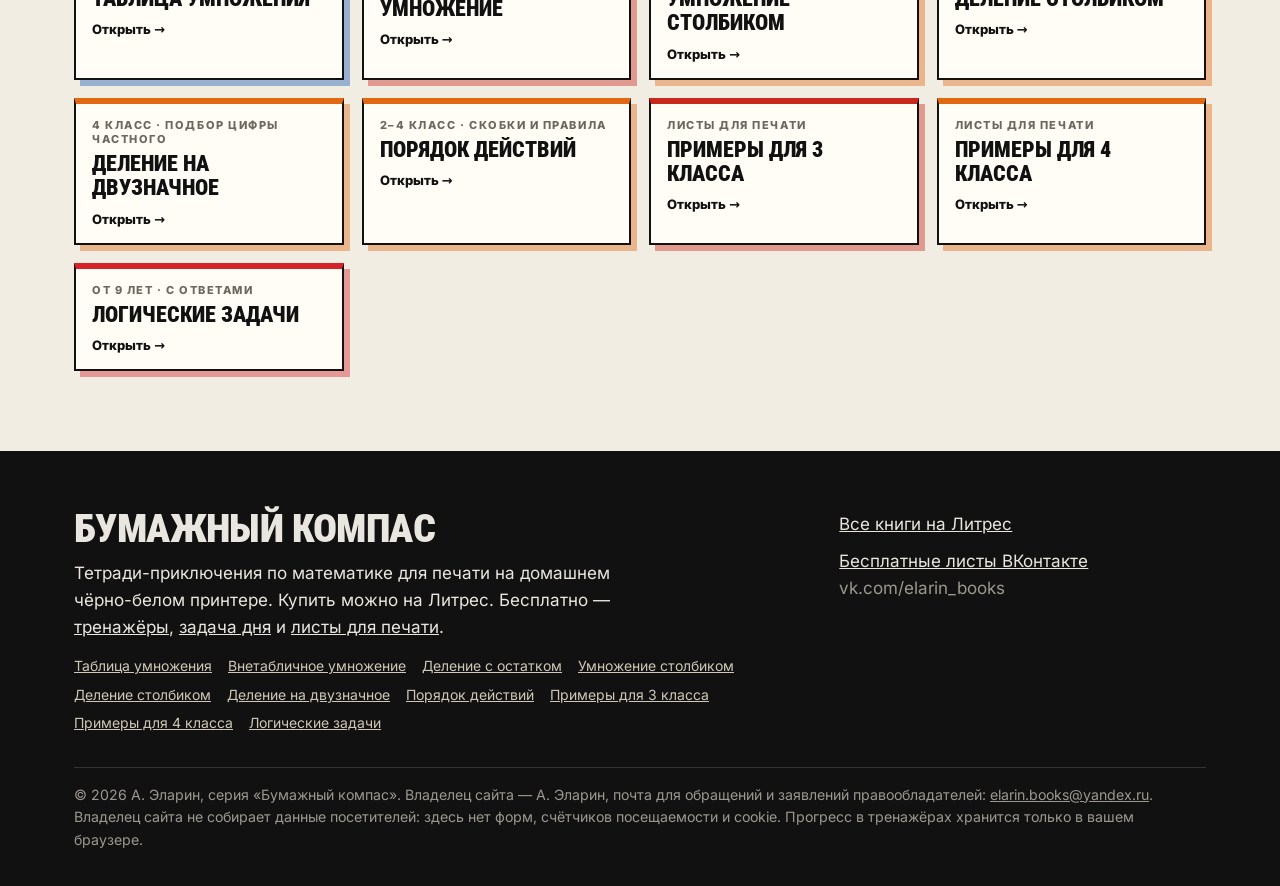
<file: delenie-s-ostatkom.html>
<!DOCTYPE html>
<html lang="ru">
<head>
<meta charset="utf-8">
<meta name="viewport" content="width=device-width, initial-scale=1">
<title>Деление с остатком: как объяснить ребёнку, примеры и тренажёр — 3 класс</title>
<meta name="description" content="Деление с остатком на понятной схеме: почему остаток меньше делителя и как проверить ответ. Листы с примерами для печати и тренажёр онлайн, 3 класс.">
<link rel="canonical" href="https://paper-compass.github.io/delenie-s-ostatkom.html">
<meta property="og:type" content="article">
<meta property="og:site_name" content="Бумажный компас">
<meta property="og:title" content="Деление с остатком: как объяснить ребёнку, примеры и тренажёр — 3 класс">
<meta property="og:description" content="Деление с остатком на понятной схеме: почему остаток меньше делителя и как проверить ответ. Листы с примерами для печати и тренажёр онлайн, 3 класс.">
<meta property="og:url" content="https://paper-compass.github.io/delenie-s-ostatkom.html">
<meta property="og:image" content="https://paper-compass.github.io/img/og.jpg">
<meta property="og:image:width" content="1200">
<meta property="og:image:height" content="630">
<meta name="twitter:card" content="summary_large_image">
<meta name="theme-color" content="#120807">
<link rel="icon" href="favicon.svg" type="image/svg+xml">
<link rel="preload" href="fonts/roboto-condensed-cyrillic-900-normal.woff2" as="font" type="font/woff2" crossorigin>
<link rel="preload" href="fonts/inter-cyrillic-400-normal.woff2" as="font" type="font/woff2" crossorigin>
<link rel="stylesheet" href="topic.css?v=0caefae9">
</head>
<body style="--c:#c8281e;--d:#120807">
<header class="top"><div class="wrap"><a class="brand" href="./" aria-label="Бумажный компас — на главную"><svg viewBox="0 0 40 40" aria-hidden="true"><g transform="translate(20 20)"><polygon points="0,-19 4,-4 0,0 -4,-4" fill="#d6232a"/><polygon points="0,19 4,4 0,0 -4,4" fill="#1f5fb8"/><polygon points="19,0 4,4 0,0 4,-4" fill="currentColor"/><polygon points="-19,0 -4,4 0,0 -4,-4" fill="currentColor"/></g></svg>БУМАЖНЫЙ КОМПАС</a><nav aria-label="Разделы"><a href="./#library">Истории</a><a href="./#train">Тренажёры</a><a href="./#sheets">Листы</a><a href="./#topics">Темы</a><a href="./#daily">Задача дня</a><a href="./#journal">Журнал</a></nav><details class="mnav"><summary>Меню</summary><div><a href="./#library">Истории</a><a href="./#train">Тренажёры</a><a href="./#sheets">Листы</a><a href="./#topics">Темы</a><a href="./#daily">Задача дня</a><a href="./#journal">Журнал</a><a href="./">На главную</a></div></details></div></header>
<main>
<section class="hero"><div class="bg" style="background-image:url(img/bg/s-archive-night.webp)"></div><div class="wrap"><div class="txt">
<nav class="crumbs" aria-label="Вы здесь"><a href="./">Бумажный компас</a><span>›</span><a href="./#topics">Темы</a><span>›</span>Деление с остатком</nav>
<div class="eyebrow">3 класс · частное и остаток</div><h1>Деление с остатком</h1><p class="lead">Почему остаток всегда меньше делителя, как найти частное и как проверить ответ. Схема на кружках, примеры для печати и тренажёр.</p>
<div class="btns"><a class="btn" href="#list">Лист для печати</a><a class="btn ghost" href="./#train-rem" data-goal="trainer">Тренажёр «Остаток»</a></div>
</div><div class="figs" aria-hidden="true"><img src="h/grach-lens.webp" alt="" width="374" height="900"><img src="h/miron-think.webp" alt="" width="348" height="900"></div></div></section>
<section class="sec" id="how"><div class="wrap"><div class="eyebrow">Как объяснить ребёнку</div><h2>Поровну — и что осталось</h2><div class="prose"><p>Деление с остатком — это раскладывание поровну, когда поровну не получается: что-то остаётся лишним. Удобнее всего показать на предметах.</p></div><div class="example"><h3>На предметах: 23 : 4</h3><div class="groups vis" role="img" aria-label="23 кружков: 5 групп по 4 и 3 в остатке"><div class="g" data-s="1"><i></i><i></i><i></i><i></i></div><div class="g" data-s="1"><i></i><i></i><i></i><i></i></div><div class="g" data-s="1"><i></i><i></i><i></i><i></i></div><div class="g" data-s="1"><i></i><i></i><i></i><i></i></div><div class="g" data-s="1"><i></i><i></i><i></i><i></i></div><div class="g rest" data-s="2"><i></i><i></i><i></i></div></div><div><ol class="steps"><li data-s="0">Нужно разложить <span class="math">23</span> яблока по <span class="math">4</span> в каждую корзину. Сколько получится полных корзин?</li><li data-s="1">Полных корзин — <span class="math">5</span>: в них <span class="math">4 × 5 = 20</span> яблок. Значит, <span class="math">23 : 4</span> — это <span class="math">5</span> и сколько-то в остатке.</li><li data-s="2">Осталось <span class="math">23 − 20 = 3</span>. <span class="math">3</span> меньше <span class="math">4</span> — ещё одну корзину не заполнить. Это и есть остаток.</li><li data-s="3" class="ck">Ответ: <span class="math">23 : 4 = 5 (ост. 3)</span>. Проверка: <span class="math">5 × 4 + 3 = 23</span>.</li></ol></div><div class="stepbar" hidden><button class="btn" type="button" data-a="next">Показать по шагам</button><button class="btn ghost" type="button" data-a="prev">← Назад</button><button class="btn ghost" type="button" data-a="all" hidden>Показать всё</button><span class="cnt"></span></div></div><div class="example"><h3>Без предметов: 47 : 6</h3><div class="chain vis"><div data-s="0">47 : 6 = ?</div><div data-s="1">42 : 6 = 7</div><div data-s="2">47 − 42 = 5<small>5 меньше 6 — верно</small></div><div data-s="3">47 : 6 = 7 (ост. 5)</div></div><div><ol class="steps"><li data-s="0">Ищем самое большое число, не больше 47, которое делится на 6 без остатка. Помогает таблица на 6: 36, 42, 48… 48 уже больше 47 — значит, 42.</li><li data-s="1">Делим: <span class="math">42 : 6 = 7</span>. Это частное.</li><li data-s="2">Находим остаток: <span class="math">47 − 42 = 5</span>. Проверяем, что он меньше делителя: 5 меньше 6.</li><li data-s="3" class="ck">Ответ: <span class="math">47 : 6 = 7 (ост. 5)</span>. Проверка: <span class="math">7 × 6 + 5 = 47</span>.</li></ol></div><div class="stepbar" hidden><button class="btn" type="button" data-a="next">Показать по шагам</button><button class="btn ghost" type="button" data-a="prev">← Назад</button><button class="btn ghost" type="button" data-a="all" hidden>Показать всё</button><span class="cnt"></span></div></div><div class="prose"><p class="note"><b>Главное правило: остаток всегда меньше делителя.</b> Если остаток получился больше делителя или равен ему, частное взяли слишком маленьким.</p></div></div></section><section class="sec" id="mistakes"><div class="wrap"><div class="eyebrow">Где спотыкаются</div><h2>Частые ошибки</h2><div class="cards"><div class="card"><h3>Остаток больше делителя</h3><p>Из 11 можно сложить ещё одну группу по 6 — значит, частное надо увеличить.</p><div class="bad">47 : 6 = 6 (ост. 11)</div><div class="good">47 : 6 = 7 (ост. 5)</div></div><div class="card"><h3>Путает знак в проверке</h3><p>В проверке остаток прибавляют к произведению, а не вычитают.</p><div class="bad">7 × 6 − 5 = 37</div><div class="good">7 × 6 + 5 = 47</div></div><div class="card"><h3>Забывает про остаток в задаче</h3><p>30 детей, в лодке 4 места. <span class="math">30 : 4 = 7 (ост. 2)</span>: двум детям тоже нужна лодка. В задачах остаток часто означает «ещё одну».</p><div class="bad">Нужно 7 лодок</div><div class="good">Нужно 8 лодок</div></div></div></div></section><section class="sec" id="list"><div class="wrap"><div class="eyebrow">Бесплатно</div><h2>Лист с примерами</h2><div class="prose"><p>Двадцать примеров на деление с остатком, ответы внизу вверх ногами. Шифровки для этой темы нет: в ответе два числа.</p></div><div class="sheets sheetbox" data-topics="rem" data-topic="rem" data-n="20" data-seed="942736"><form class="ctl" onsubmit="return false"><p style="margin:0;font-weight:800">Тема: Деление с остатком</p><fieldset><legend>Примеров</legend><div class="chips"><button type="button" data-k="12" aria-pressed="false">12</button><button type="button" data-k="20" aria-pressed="true">20</button><button type="button" data-k="30" aria-pressed="false">30</button></div></fieldset><label hidden>Секретное слово <small>— ответы сложатся в него</small><input id="sw" maxlength="14" placeholder="например, КОМПАС" autocomplete="off"></label><label>Для кого <small>— необязательно</small><input id="sname" maxlength="30" autocomplete="off"></label><label class="ck"><input type="checkbox" id="sa" checked> Ответы внизу листа, вверх ногами</label><div class="row2"><button class="btn" type="button" id="snew">Новый вариант</button><button class="btn ghost" type="button" id="sprint">Печать</button></div><p class="small" id="snote">Печать открывает системное окно — там же лист можно сохранить в PDF.</p></form><div><p class="zoomhint">Нажмите на лист, чтобы рассмотреть его в полный размер.</p><div class="paper" style="height:1123px"><div class="sheet"><header><div class="sb"><svg viewBox="0 0 40 40" aria-hidden="true"><g transform="translate(20 20)"><polygon points="0,-19 4,-4 0,0 -4,-4" fill="#d6232a"/><polygon points="0,19 4,4 0,0 -4,4" fill="#1f5fb8"/><polygon points="19,0 4,4 0,0 4,-4" fill="#111"/><polygon points="-19,0 -4,4 0,0 -4,-4" fill="#111"/></g></svg><span>Бумажный компас</span></div><div class="sl">Лист-тренажёр</div></header><h2>Деление с остатком</h2><div class="fill"><span>Имя: <i></i></span><span>Дата: <i></i></span><span>Верно: <i></i> из 20</span></div><ol class="ex" style="columns:3"><li><span>27 : 5 = </span><i></i></li><li><span>51 : 8 = </span><i></i></li><li><span>10 : 3 = </span><i></i></li><li><span>22 : 6 = </span><i></i></li><li><span>69 : 7 = </span><i></i></li><li><span>18 : 5 = </span><i></i></li><li><span>38 : 4 = </span><i></i></li><li><span>23 : 7 = </span><i></i></li><li><span>21 : 5 = </span><i></i></li><li><span>23 : 8 = </span><i></i></li><li><span>59 : 7 = </span><i></i></li><li><span>17 : 3 = </span><i></i></li><li><span>59 : 6 = </span><i></i></li><li><span>19 : 8 = </span><i></i></li><li><span>11 : 4 = </span><i></i></li><li><span>11 : 3 = </span><i></i></li><li><span>22 : 3 = </span><i></i></li><li><span>10 : 4 = </span><i></i></li><li><span>18 : 4 = </span><i></i></li><li><span>41 : 5 = </span><i></i></li></ol><div class="answers"><b>Ответы:</b> 1) 5 ост. 2; 2) 6 ост. 3; 3) 3 ост. 1; 4) 3 ост. 4; 5) 9 ост. 6; 6) 3 ост. 3; 7) 9 ост. 2; 8) 3 ост. 2; 9) 4 ост. 1; 10) 2 ост. 7; 11) 8 ост. 3; 12) 5 ост. 2; 13) 9 ост. 5; 14) 2 ост. 3; 15) 2 ост. 3; 16) 3 ост. 2; 17) 7 ост. 1; 18) 2 ост. 2; 19) 4 ост. 2; 20) 8 ост. 1</div><footer>Бумажный компас · тетради-приключения по математике</footer></div></div></div></div></div></section><section class="sec" id="train"><div class="wrap"><div class="eyebrow">Онлайн</div><h2>Тренажёры</h2><div class="tiles"><a class="tile" style="--c:#c8281e" href="./#train-rem" data-goal="trainer"><small>3 класс · бесплатно</small><h3>Остаток</h3><p>Найдите частное и остаток — и не дайте остатку оказаться больше делителя.</p><img src="h/grach-lens.webp" alt="" width="374" height="900" loading="lazy" decoding="async"><span class="go">Начать →</span></a><a class="tile" style="--c:#d6232a" href="./#daily" data-goal="trainer"><small>2–4 класс · бесплатно</small><h3>Задача дня</h3><p>Каждый день новая задача в несколько действий — с подсказкой и решением.</p><img src="h/rumb-point.webp" alt="" width="827" height="900" loading="lazy" decoding="async"><span class="go">Начать →</span></a></div></div></section><section class="sec" id="book"><div class="wrap"><div class="eyebrow">Тетрадь по теме</div><h2>Бюро нерешённых дел</h2><div class="book" style="--bc:#c8281e" data-url="https://www.litres.ru/book/a-elarin-34117204/vnetablichnoe-umnozhenie-i-delenie-biuro-nereshionnykh-del-74689524/"><div class="cov"><img src="img/cover-b2.webp" alt="Обложка: Внетабличное умножение и деление: Бюро нерешённых дел" width="700" height="989" loading="lazy" decoding="async"></div><div class="body"><div class="head"><small>Тетрадь серии «Бумажный компас» · 3 класс · 8–10 лет</small><h3>Внетабличное умножение и деление: Бюро нерешённых дел</h3></div><p>Тетрадь-детектив для 3 класса: внетабличное умножение и деление, деление с остатком, первые шаги в столбик и уголок.</p><ul><li>15 дел, 60 занятий по 15 минут: внетабличное умножение и деление в пределах 100</li><li>Деление с остатком, умножение в столбик и деление уголком</li><li>Шифры, слежка по карте, проявка улик — ответ проверяется по ходу игры</li><li>Ответы на отрезной полоске и в конце; PDF A4 для домашнего принтера</li></ul><div class="btns"><a class="btn" href="https://www.litres.ru/book/a-elarin-34117204/vnetablichnoe-umnozhenie-i-delenie-biuro-nereshionnykh-del-74689524/" data-goal="litres" rel="noopener">Посмотреть на Литрес</a><a class="btn ghost" href="./#story-bureau">Познакомиться с героями</a></div><p class="fine">На Литрес можно бесплатно полистать начало книги.</p></div><div class="leaf"><div class="eyebrow">Полистать книгу</div><div class="leafs"><a class="pg" href="img/pg/b2-1.webp" data-pg="0"><img src="img/pg/b2-1.webp" alt="Страница 4 книги «Внетабличное умножение и деление: Бюро нерешённых дел»" width="900" height="1273" loading="lazy" decoding="async"><span>стр. 4</span></a><a class="pg" href="img/pg/b2-2.webp" data-pg="1"><img src="img/pg/b2-2.webp" alt="Страница 7 книги «Внетабличное умножение и деление: Бюро нерешённых дел»" width="900" height="1273" loading="lazy" decoding="async"><span>стр. 7</span></a><a class="pg" href="img/pg/b2-3.webp" data-pg="2"><img src="img/pg/b2-3.webp" alt="Страница 11 книги «Внетабличное умножение и деление: Бюро нерешённых дел»" width="900" height="1273" loading="lazy" decoding="async"><span>стр. 11</span></a><a class="pg" href="img/pg/b2-4.webp" data-pg="3"><img src="img/pg/b2-4.webp" alt="Страница 15 книги «Внетабличное умножение и деление: Бюро нерешённых дел»" width="900" height="1273" loading="lazy" decoding="async"><span>стр. 15</span></a></div><p class="leafnote">Четыре страницы из книги. Целиком — на Литрес.</p></div></div></div></section><section class="sec" id="faq"><div class="wrap"><div class="eyebrow">Вопросы родителей</div><h2>Коротко о главном</h2><div class="faq"><details open><summary>Может ли остаток быть равен нулю?</summary><p>Да. Тогда число делится нацело: 42 : 6 = 7, остатка нет.</p></details><details><summary>Что если делимое меньше делителя?</summary><p>Тогда частное равно 0, а остаток — самому делимому: 5 : 8 = 0 (ост. 5). Ни одной полной группы не получилось, все 5 предметов остались.</p></details><details><summary>Когда проходят деление с остатком?</summary><p>По учебнику Моро — в 3 классе, после внетабличного умножения и деления. В 4 классе остаток появляется снова — при делении столбиком.</p></details></div></div></section><section class="sec" id="more"><div class="wrap"><div class="eyebrow">Ещё по математике</div><h2>Другие темы</h2><div class="related"><a href="tablica-umnozheniya.html" style="--c:#1f5fb8"><small>2–3 класс · распечатать и тренажёр</small>Таблица умножения<span>Открыть →</span></a><a href="vnetablichnoe-umnozhenie.html" style="--c:#c8281e"><small>3 класс · 23 × 4, 78 : 3</small>Внетабличное умножение<span>Открыть →</span></a><a href="umnozhenie-stolbikom.html" style="--c:#e26812"><small>3–4 класс · на одно- и двузначное</small>Умножение столбиком<span>Открыть →</span></a><a href="delenie-stolbikom.html" style="--c:#e26812"><small>3–4 класс · уголком, нули в частном</small>Деление столбиком<span>Открыть →</span></a><a href="delenie-na-dvuznachnoe.html" style="--c:#e26812"><small>4 класс · подбор цифры частного</small>Деление на двузначное<span>Открыть →</span></a><a href="poryadok-dejstvij.html" style="--c:#e26812"><small>2–4 класс · скобки и правила</small>Порядок действий<span>Открыть →</span></a><a href="primery-3-klass.html" style="--c:#c8281e"><small>листы для печати</small>Примеры для 3 класса<span>Открыть →</span></a><a href="primery-4-klass.html" style="--c:#e26812"><small>листы для печати</small>Примеры для 4 класса<span>Открыть →</span></a><a href="logicheskie-zadachi.html" style="--c:#d6232a"><small>от 9 лет · с ответами</small>Логические задачи<span>Открыть →</span></a></div></div></section>
</main>
<footer class="site"><div class="wrap"><div><h3>Бумажный компас</h3><p style="max-width:34em">Тетради-приключения по математике для печати на домашнем чёрно-белом принтере. Купить можно на Литрес. Бесплатно — <a href="./#train">тренажёры</a>, <a href="./#daily">задача дня</a> и <a href="./#sheets">листы для печати</a>.</p><nav class="tl" aria-label="Темы"><a href="tablica-umnozheniya.html">Таблица умножения</a><a href="vnetablichnoe-umnozhenie.html">Внетабличное умножение</a><a href="delenie-s-ostatkom.html">Деление с остатком</a><a href="umnozhenie-stolbikom.html">Умножение столбиком</a><a href="delenie-stolbikom.html">Деление столбиком</a><a href="delenie-na-dvuznachnoe.html">Деление на двузначное</a><a href="poryadok-dejstvij.html">Порядок действий</a><a href="primery-3-klass.html">Примеры для 3 класса</a><a href="primery-4-klass.html">Примеры для 4 класса</a><a href="logicheskie-zadachi.html">Логические задачи</a></nav></div><div><p><a href="https://www.litres.ru/author/a-elarin-34117204/" data-goal="litres">Все книги на Литрес</a></p><p><a href="https://vk.com/elarin_books">Бесплатные листы ВКонтакте</a><br><span style="color:#9b988f">vk.com/elarin_books</span></p></div><small>© 2026 А. Эларин, серия «Бумажный компас». Владелец сайта — А. Эларин, почта для обращений и заявлений правообладателей: <a href="mailto:elarin.books@yandex.ru">elarin.books@yandex.ru</a>.<br>Владелец сайта не собирает данные посетителей: здесь нет форм, счётчиков посещаемости и cookie. Прогресс в тренажёрах хранится только в вашем браузере.</small></div></footer>
<script src="mathcore.js?v=0f1c917d"></script>
<script src="topic.js?v=634390a7"></script>
</body>
</html>
</file>
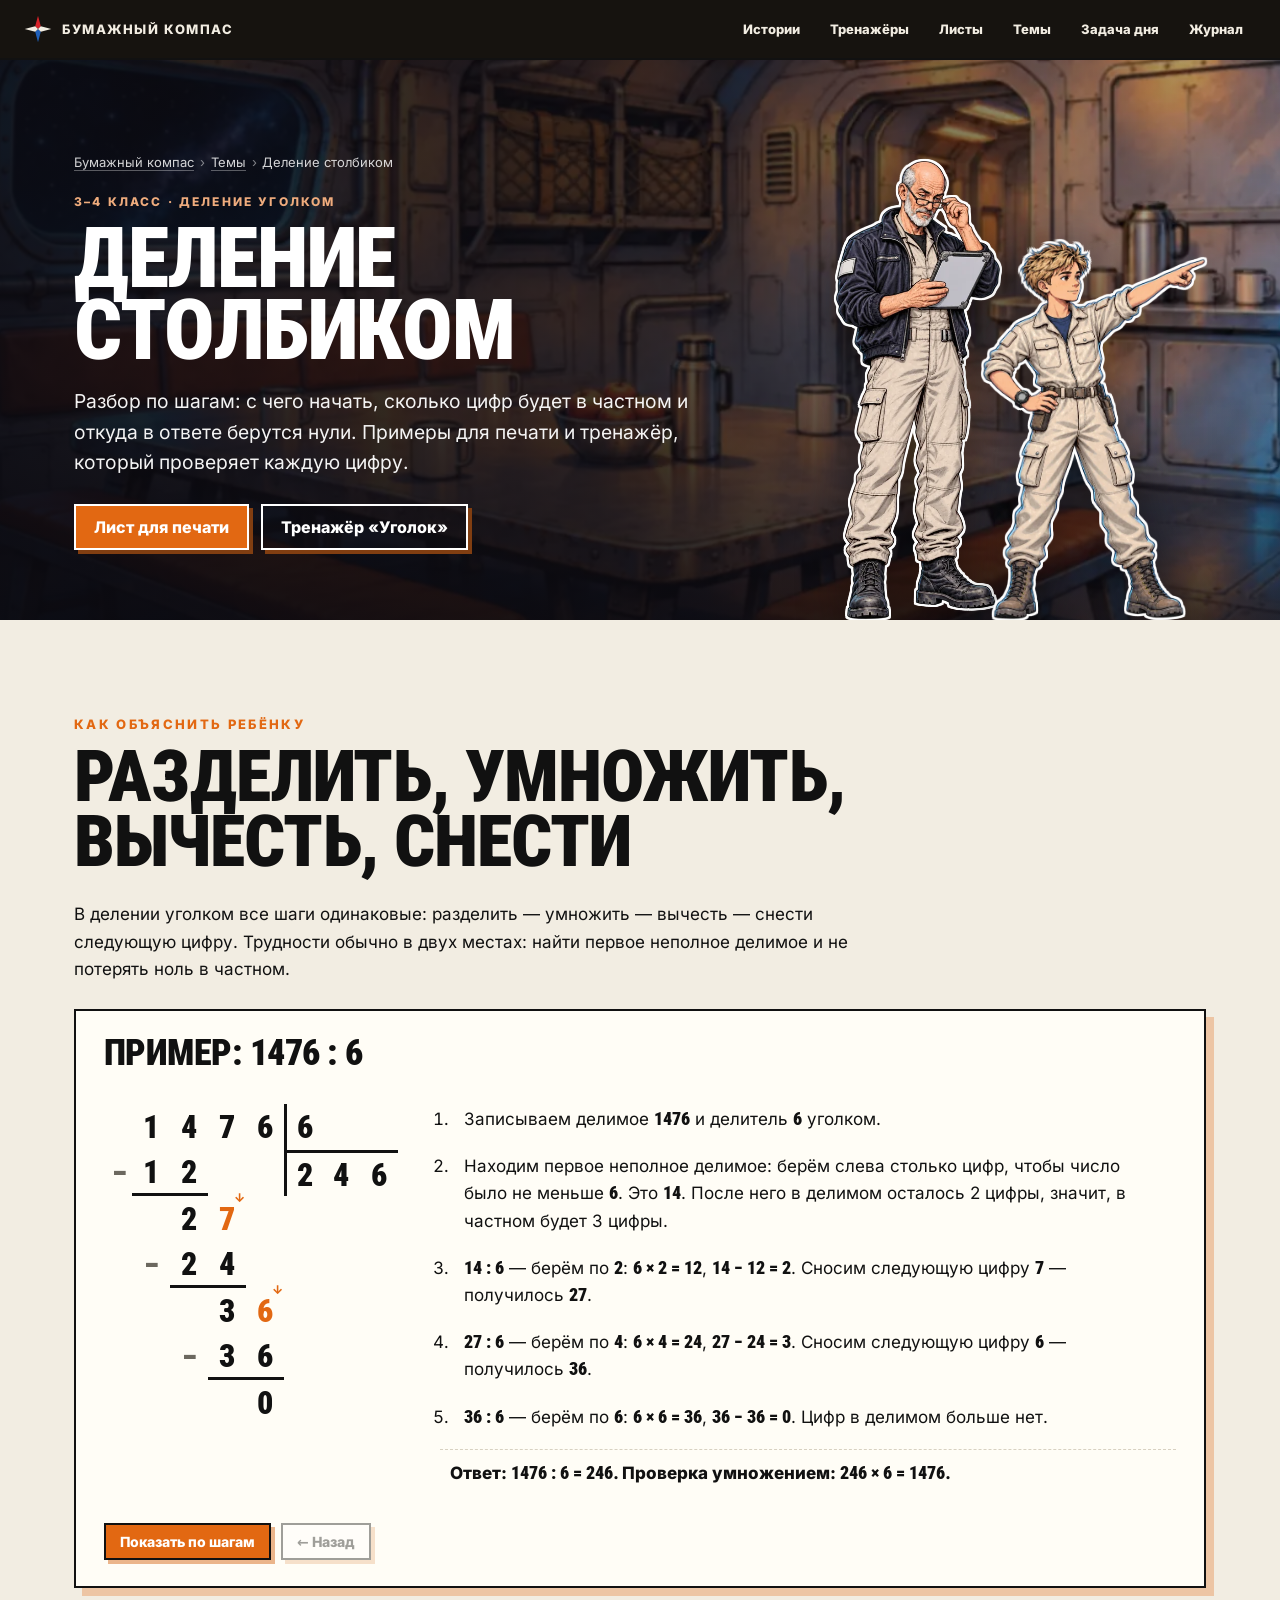
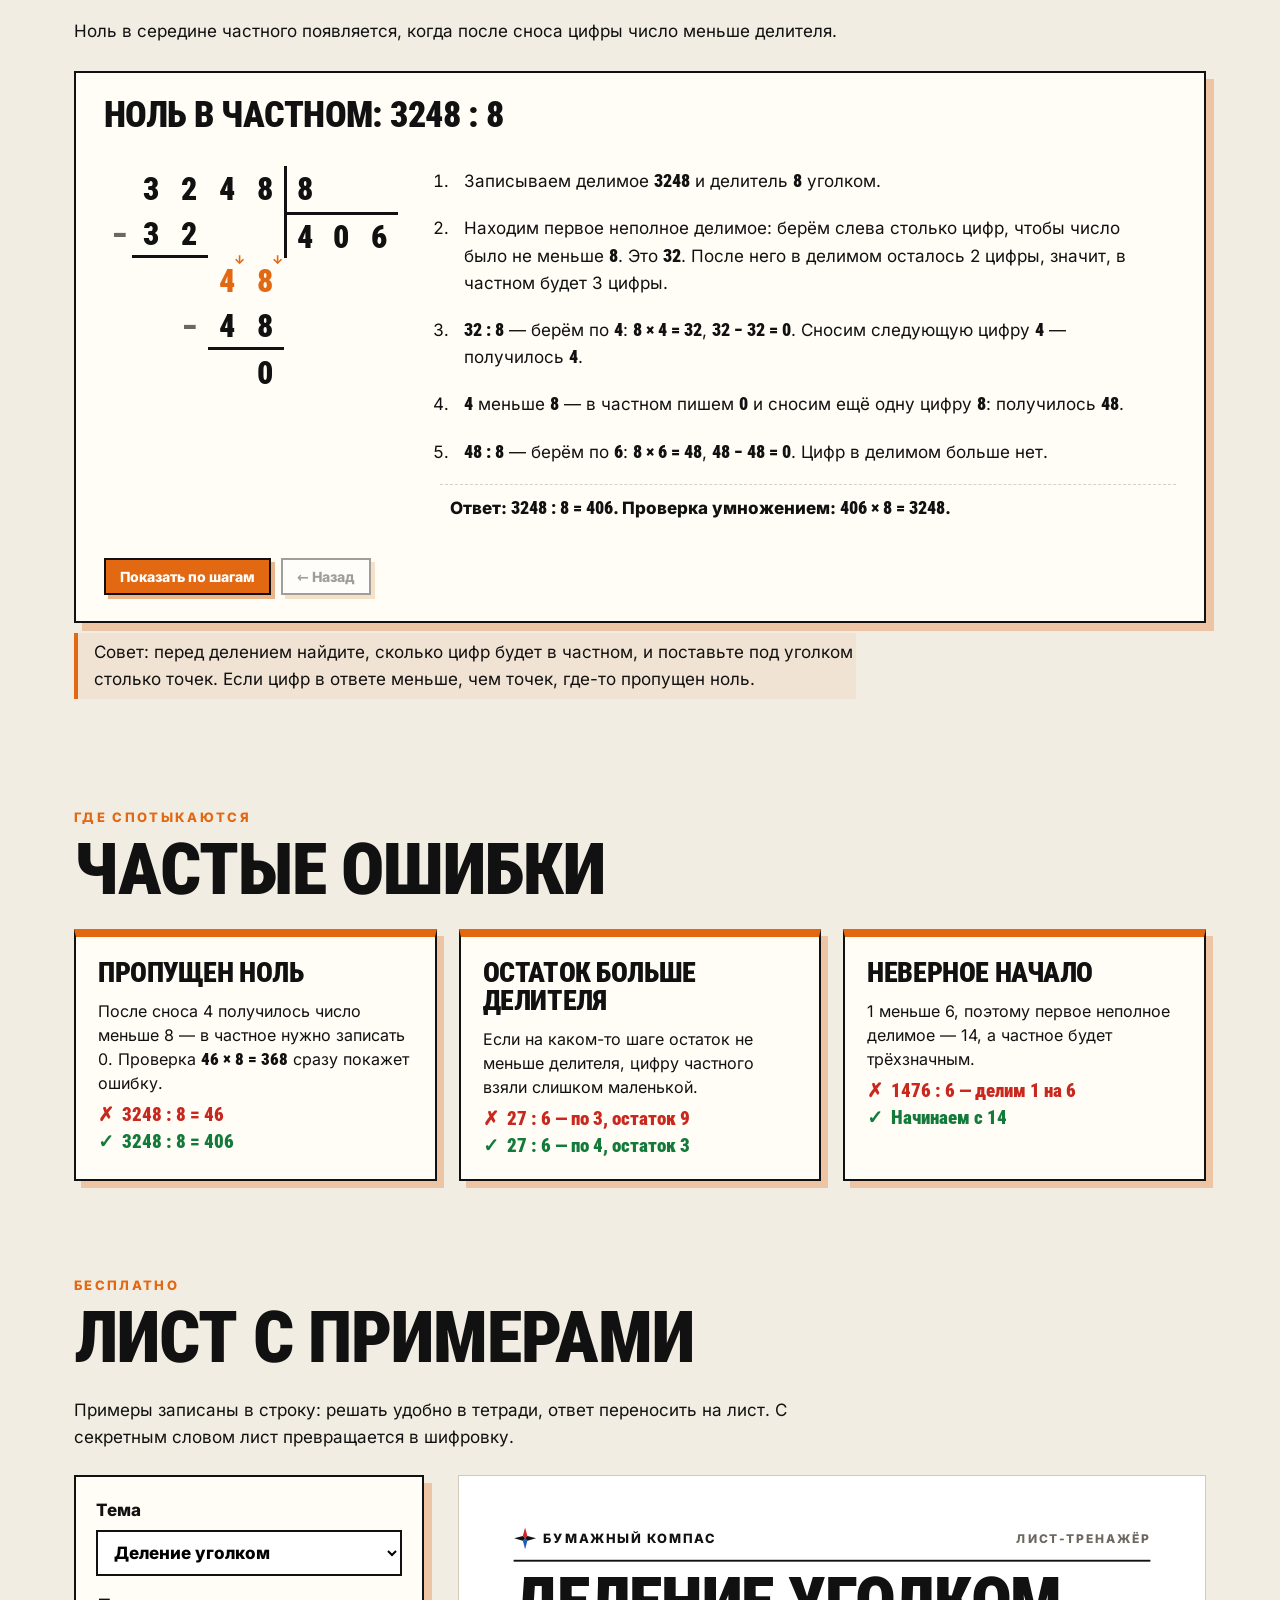
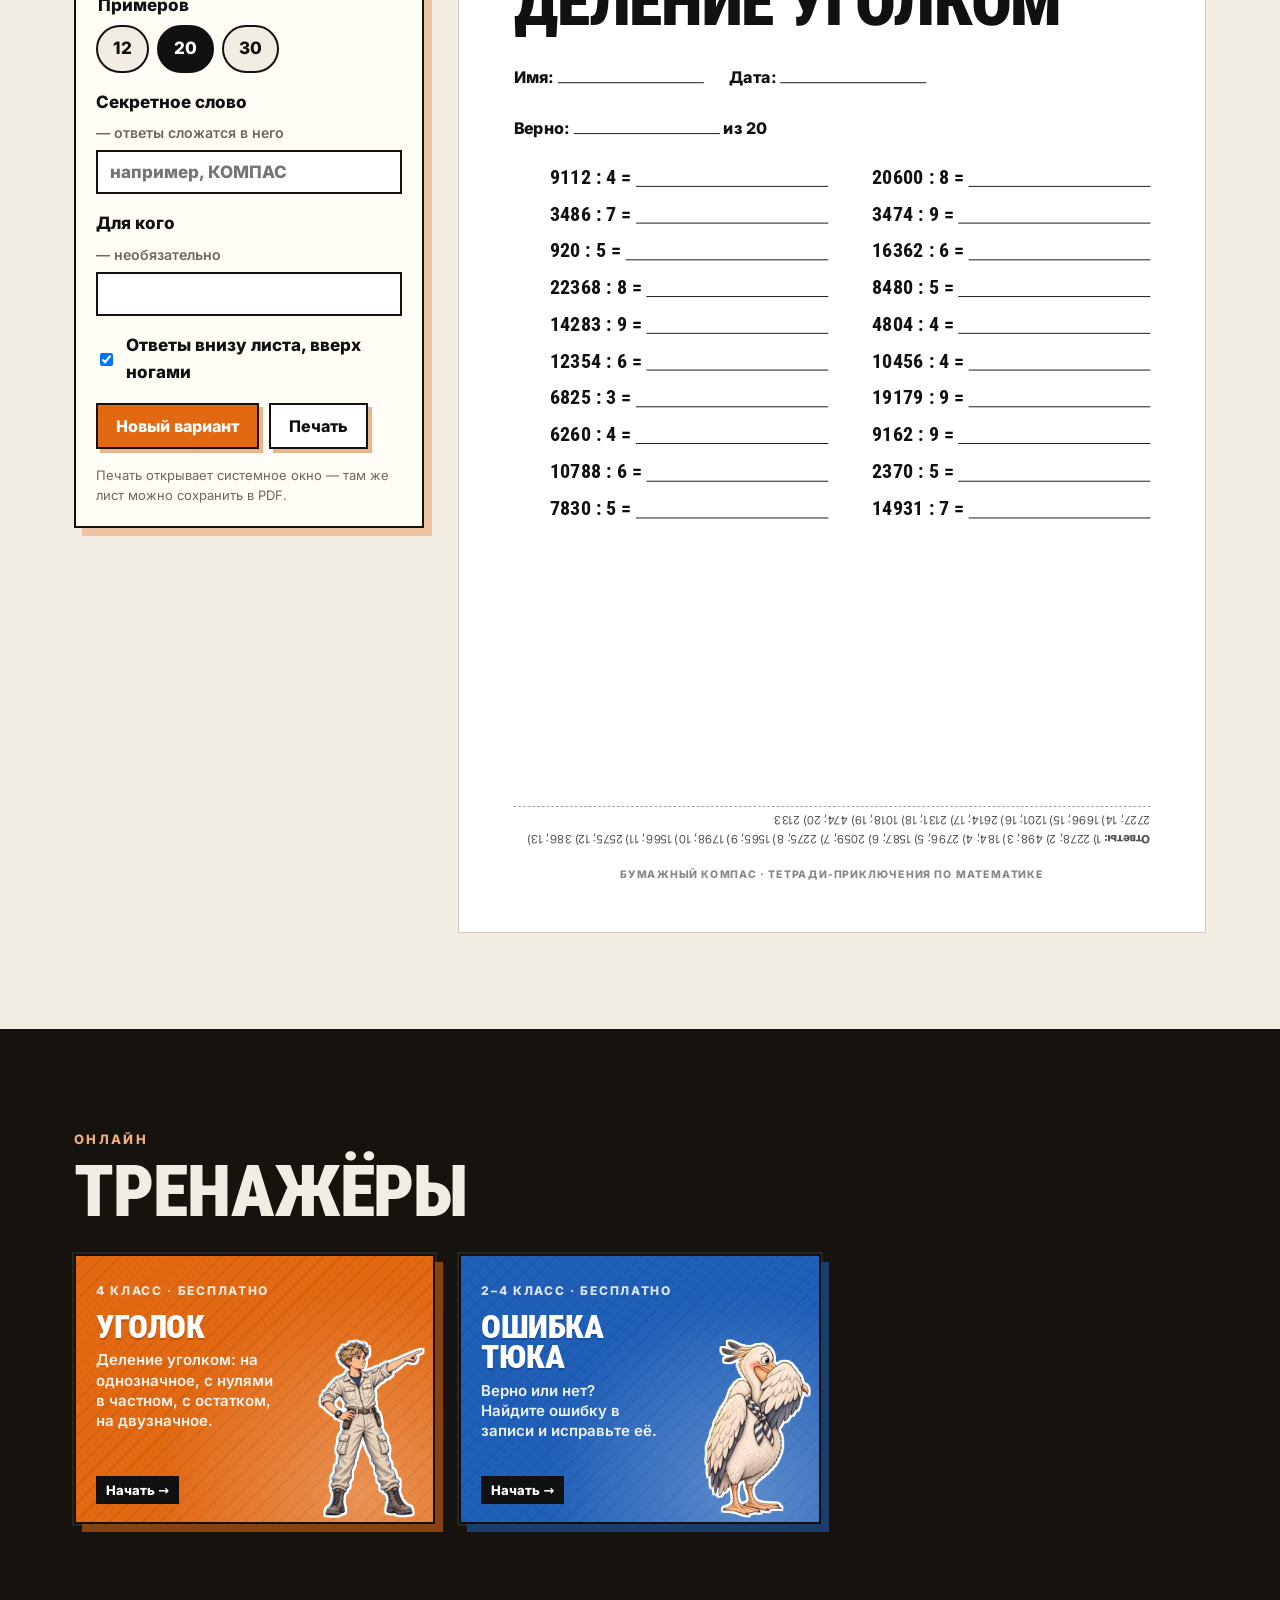
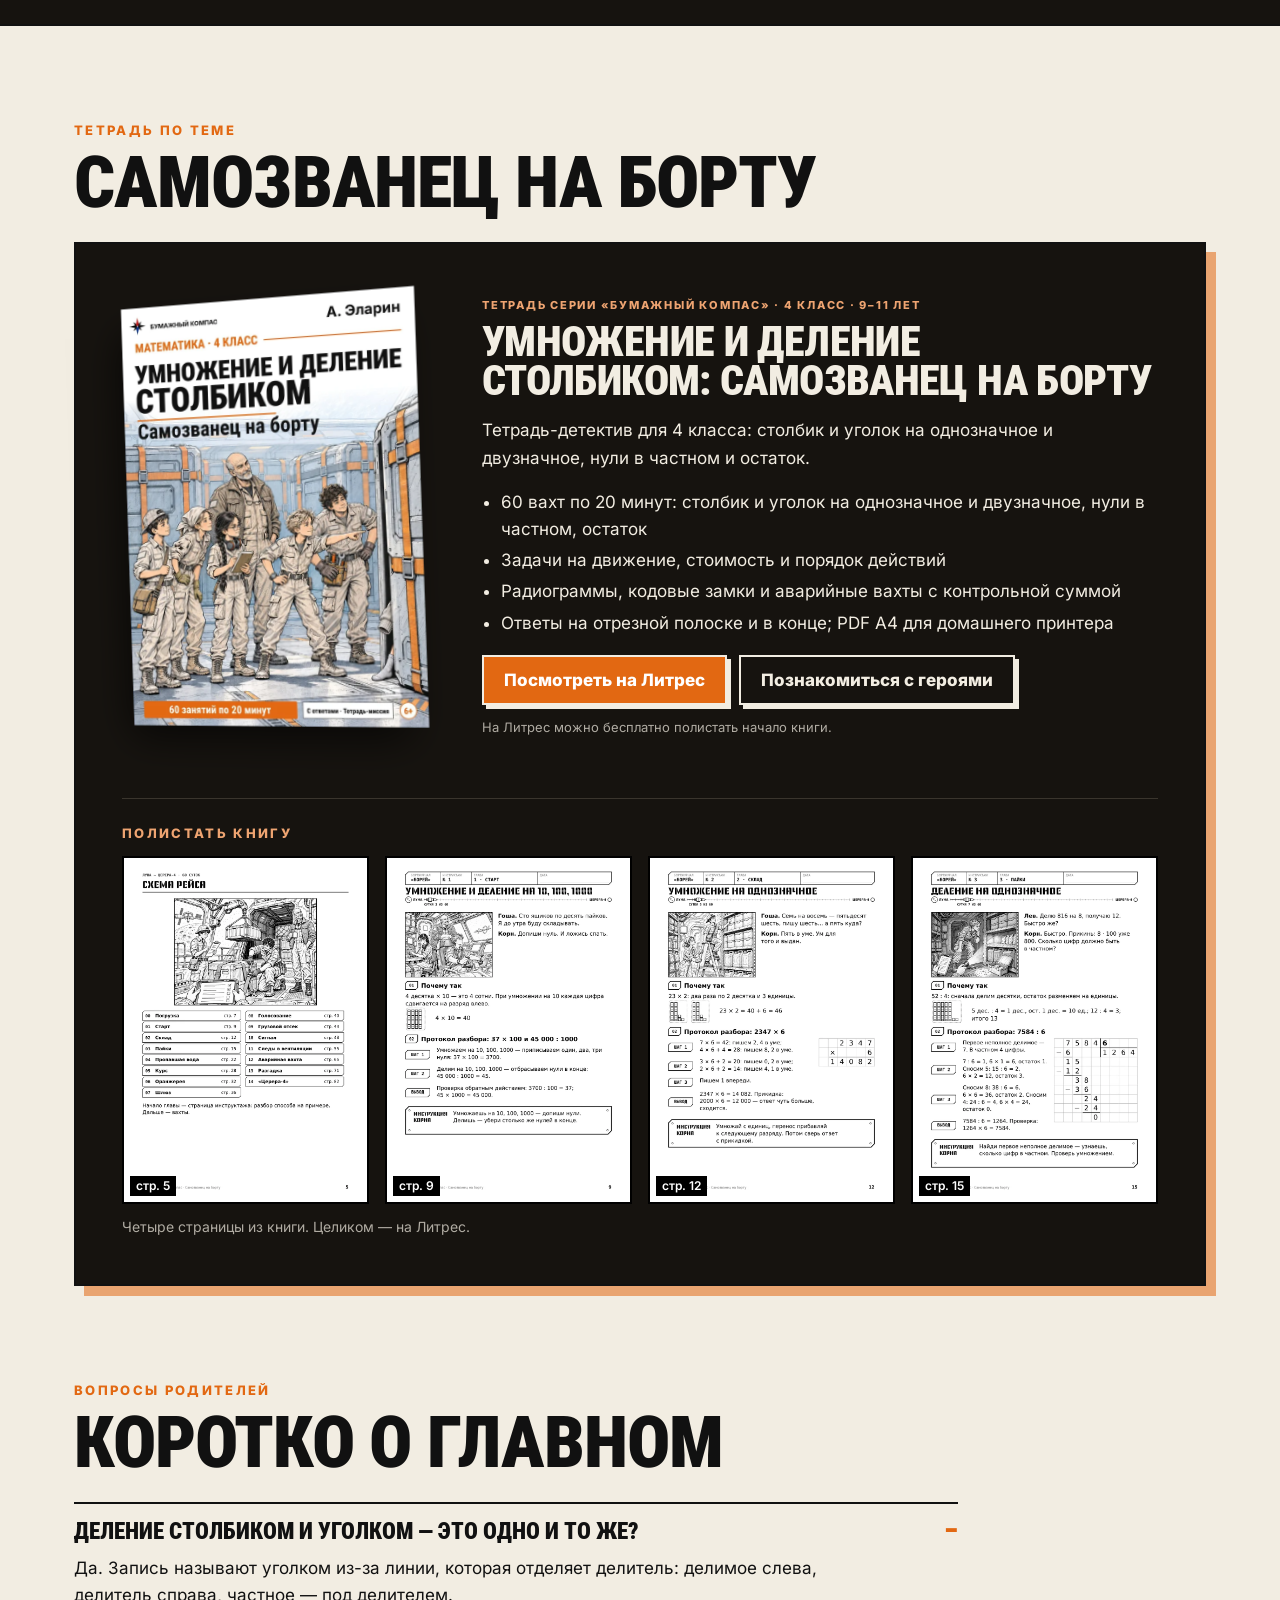
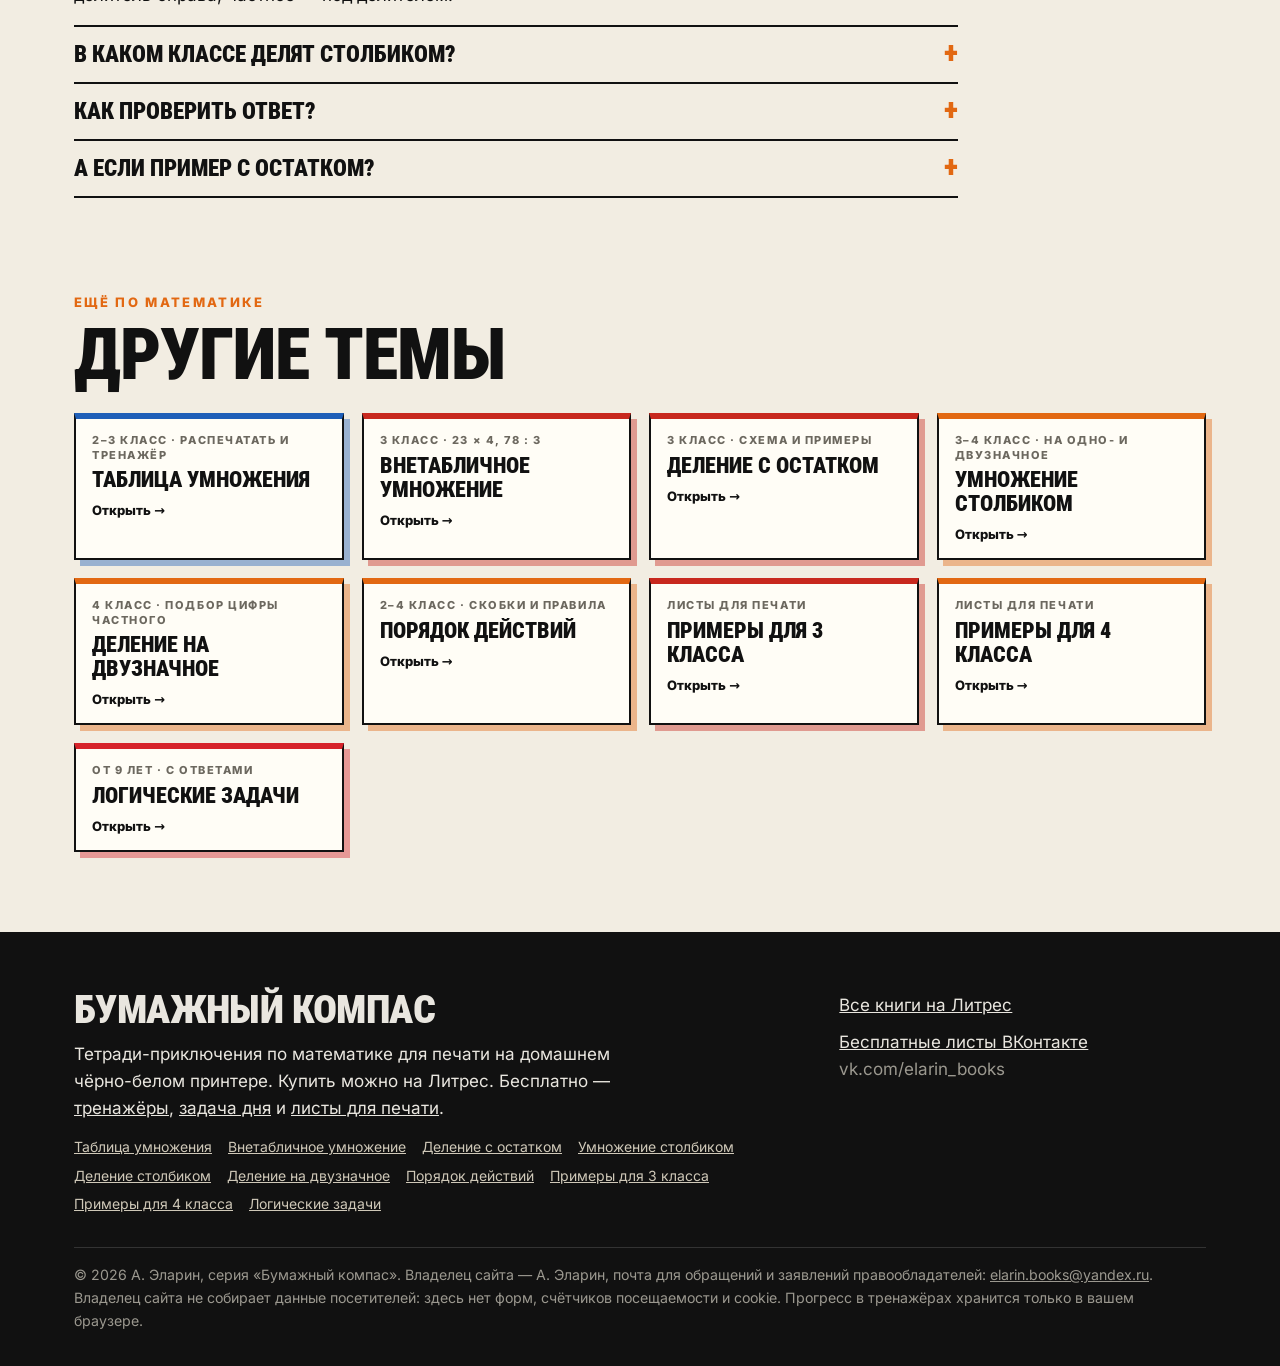
<file: delenie-stolbikom.html>
<!DOCTYPE html>
<html lang="ru">
<head>
<meta charset="utf-8">
<meta name="viewport" content="width=device-width, initial-scale=1">
<title>Деление столбиком (уголком): как объяснить ребёнку по шагам — примеры для 3–4 класса</title>
<meta name="description" content="Деление в столбик на однозначное число по шагам: первое неполное делимое, сколько цифр в частном, нули в частном. Разбор, частые ошибки, примеры для печати и тренажёр.">
<link rel="canonical" href="https://paper-compass.github.io/delenie-stolbikom.html">
<meta property="og:type" content="article">
<meta property="og:site_name" content="Бумажный компас">
<meta property="og:title" content="Деление столбиком (уголком): как объяснить ребёнку по шагам — примеры для 3–4 класса">
<meta property="og:description" content="Деление в столбик на однозначное число по шагам: первое неполное делимое, сколько цифр в частном, нули в частном. Разбор, частые ошибки, примеры для печати и тренажёр.">
<meta property="og:url" content="https://paper-compass.github.io/delenie-stolbikom.html">
<meta property="og:image" content="https://paper-compass.github.io/img/og.jpg">
<meta property="og:image:width" content="1200">
<meta property="og:image:height" content="630">
<meta name="twitter:card" content="summary_large_image">
<meta name="theme-color" content="#0b0a10">
<link rel="icon" href="favicon.svg" type="image/svg+xml">
<link rel="preload" href="fonts/roboto-condensed-cyrillic-900-normal.woff2" as="font" type="font/woff2" crossorigin>
<link rel="preload" href="fonts/inter-cyrillic-400-normal.woff2" as="font" type="font/woff2" crossorigin>
<link rel="stylesheet" href="topic.css?v=0caefae9">
</head>
<body style="--c:#e26812;--d:#0b0a10">
<header class="top"><div class="wrap"><a class="brand" href="./" aria-label="Бумажный компас — на главную"><svg viewBox="0 0 40 40" aria-hidden="true"><g transform="translate(20 20)"><polygon points="0,-19 4,-4 0,0 -4,-4" fill="#d6232a"/><polygon points="0,19 4,4 0,0 -4,4" fill="#1f5fb8"/><polygon points="19,0 4,4 0,0 4,-4" fill="currentColor"/><polygon points="-19,0 -4,4 0,0 -4,-4" fill="currentColor"/></g></svg>БУМАЖНЫЙ КОМПАС</a><nav aria-label="Разделы"><a href="./#library">Истории</a><a href="./#train">Тренажёры</a><a href="./#sheets">Листы</a><a href="./#topics">Темы</a><a href="./#daily">Задача дня</a><a href="./#journal">Журнал</a></nav><details class="mnav"><summary>Меню</summary><div><a href="./#library">Истории</a><a href="./#train">Тренажёры</a><a href="./#sheets">Листы</a><a href="./#topics">Темы</a><a href="./#daily">Задача дня</a><a href="./#journal">Журнал</a><a href="./">На главную</a></div></details></div></header>
<main>
<section class="hero"><div class="bg" style="background-image:url(img/bg/s-mess.webp)"></div><div class="wrap"><div class="txt">
<nav class="crumbs" aria-label="Вы здесь"><a href="./">Бумажный компас</a><span>›</span><a href="./#topics">Темы</a><span>›</span>Деление столбиком</nav>
<div class="eyebrow">3–4 класс · деление уголком</div><h1>Деление столбиком</h1><p class="lead">Разбор по шагам: с чего начать, сколько цифр будет в частном и откуда в ответе берутся нули. Примеры для печати и тренажёр, который проверяет каждую цифру.</p>
<div class="btns"><a class="btn" href="#list">Лист для печати</a><a class="btn ghost" href="./#train-corner" data-goal="trainer">Тренажёр «Уголок»</a></div>
</div><div class="figs" aria-hidden="true"><img src="h/korn-read.webp" alt="" width="325" height="900"><img src="h/lev-point.webp" alt="" width="531" height="900"></div></div></section>
<section class="sec" id="how"><div class="wrap"><div class="eyebrow">Как объяснить ребёнку</div><h2>Разделить, умножить, вычесть, снести</h2><div class="prose"><p>В делении уголком все шаги одинаковые: разделить — умножить — вычесть — снести следующую цифру. Трудности обычно в двух местах: найти первое неполное делимое и не потерять ноль в частном.</p></div><div class="example"><h3>Пример: 1476 : 6</h3><div class="colwrap vis"><div class="colgrid div" style="grid-template-columns:26px repeat(4,var(--cw)) repeat(3,var(--cw))" role="img" aria-label="1476 : 6 = 246 — запись уголком"><div class="c" style="grid-row:1;grid-column:2" data-s="0">1</div><div class="c" style="grid-row:1;grid-column:3" data-s="0">4</div><div class="c" style="grid-row:1;grid-column:4" data-s="0">7</div><div class="c" style="grid-row:1;grid-column:5" data-s="0">6</div><div class="c rb vl" style="grid-row:1;grid-column:6">6</div><div class="c rq hl vl" style="grid-row:2;grid-column:6" data-s="2">2</div><div class="c rb" style="grid-row:1;grid-column:7"></div><div class="c rq hl" style="grid-row:2;grid-column:7" data-s="3">4</div><div class="c rb" style="grid-row:1;grid-column:8"></div><div class="c rq hl" style="grid-row:2;grid-column:8" data-s="4">6</div><div class="c sg" style="grid-row:2;grid-column:1" data-s="2">−</div><div class="c ln" style="grid-row:2;grid-column:2" data-s="2">1</div><div class="c ln" style="grid-row:2;grid-column:3" data-s="2">2</div><div class="c" style="grid-row:3;grid-column:3" data-s="2">2</div><div class="c  gv" style="grid-row:3;grid-column:4" data-s="2">7</div><div class="c sg" style="grid-row:4;grid-column:2" data-s="3">−</div><div class="c ln" style="grid-row:4;grid-column:3" data-s="3">2</div><div class="c ln" style="grid-row:4;grid-column:4" data-s="3">4</div><div class="c" style="grid-row:5;grid-column:4" data-s="3">3</div><div class="c  gv" style="grid-row:5;grid-column:5" data-s="3">6</div><div class="c sg" style="grid-row:6;grid-column:3" data-s="4">−</div><div class="c ln" style="grid-row:6;grid-column:4" data-s="4">3</div><div class="c ln" style="grid-row:6;grid-column:5" data-s="4">6</div><div class="c" style="grid-row:7;grid-column:5" data-s="4">0</div></div></div><div><ol class="steps"><li data-s="0">Записываем делимое <span class="math">1476</span> и делитель <span class="math">6</span> уголком.</li><li data-s="1">Находим первое неполное делимое: берём слева столько цифр, чтобы число было не меньше <span class="math">6</span>. Это <span class="math">14</span>. После него в делимом осталось 2 цифры, значит, в частном будет 3 цифры.</li><li data-s="2"><span class="math">14 : 6</span> — берём по <span class="math">2</span>: <span class="math">6 × 2 = 12</span>, <span class="math">14 − 12 = 2</span>. Сносим следующую цифру <span class="math">7</span> — получилось <span class="math">27</span>.</li><li data-s="3"><span class="math">27 : 6</span> — берём по <span class="math">4</span>: <span class="math">6 × 4 = 24</span>, <span class="math">27 − 24 = 3</span>. Сносим следующую цифру <span class="math">6</span> — получилось <span class="math">36</span>.</li><li data-s="4"><span class="math">36 : 6</span> — берём по <span class="math">6</span>: <span class="math">6 × 6 = 36</span>, <span class="math">36 − 36 = 0</span>. Цифр в делимом больше нет.</li><li data-s="5" class="ck">Ответ: <span class="math">1476 : 6 = 246</span>. Проверка умножением: <span class="math">246 × 6 = 1476</span>.</li></ol></div><div class="stepbar" hidden><button class="btn" type="button" data-a="next">Показать по шагам</button><button class="btn ghost" type="button" data-a="prev">← Назад</button><button class="btn ghost" type="button" data-a="all" hidden>Показать всё</button><span class="cnt"></span></div></div><div class="prose" style="margin-top:30px"><p>Ноль в середине частного появляется, когда после сноса цифры число меньше делителя.</p></div><div class="example"><h3>Ноль в частном: 3248 : 8</h3><div class="colwrap vis"><div class="colgrid div" style="grid-template-columns:26px repeat(4,var(--cw)) repeat(3,var(--cw))" role="img" aria-label="3248 : 8 = 406 — запись уголком"><div class="c" style="grid-row:1;grid-column:2" data-s="0">3</div><div class="c" style="grid-row:1;grid-column:3" data-s="0">2</div><div class="c" style="grid-row:1;grid-column:4" data-s="0">4</div><div class="c" style="grid-row:1;grid-column:5" data-s="0">8</div><div class="c rb vl" style="grid-row:1;grid-column:6">8</div><div class="c rq hl vl" style="grid-row:2;grid-column:6" data-s="2">4</div><div class="c rb" style="grid-row:1;grid-column:7"></div><div class="c rq hl" style="grid-row:2;grid-column:7" data-s="3">0</div><div class="c rb" style="grid-row:1;grid-column:8"></div><div class="c rq hl" style="grid-row:2;grid-column:8" data-s="4">6</div><div class="c sg" style="grid-row:2;grid-column:1" data-s="2">−</div><div class="c ln" style="grid-row:2;grid-column:2" data-s="2">3</div><div class="c ln" style="grid-row:2;grid-column:3" data-s="2">2</div><div class="c  gv" style="grid-row:3;grid-column:4" data-s="2">4</div><div class="c  gv" style="grid-row:3;grid-column:5" data-s="3">8</div><div class="c sg" style="grid-row:4;grid-column:3" data-s="4">−</div><div class="c ln" style="grid-row:4;grid-column:4" data-s="4">4</div><div class="c ln" style="grid-row:4;grid-column:5" data-s="4">8</div><div class="c" style="grid-row:5;grid-column:5" data-s="4">0</div></div></div><div><ol class="steps"><li data-s="0">Записываем делимое <span class="math">3248</span> и делитель <span class="math">8</span> уголком.</li><li data-s="1">Находим первое неполное делимое: берём слева столько цифр, чтобы число было не меньше <span class="math">8</span>. Это <span class="math">32</span>. После него в делимом осталось 2 цифры, значит, в частном будет 3 цифры.</li><li data-s="2"><span class="math">32 : 8</span> — берём по <span class="math">4</span>: <span class="math">8 × 4 = 32</span>, <span class="math">32 − 32 = 0</span>. Сносим следующую цифру <span class="math">4</span> — получилось <span class="math">4</span>.</li><li data-s="3"><span class="math">4</span> меньше <span class="math">8</span> — в частном пишем <span class="math">0</span> и сносим ещё одну цифру <span class="math">8</span>: получилось <span class="math">48</span>.</li><li data-s="4"><span class="math">48 : 8</span> — берём по <span class="math">6</span>: <span class="math">8 × 6 = 48</span>, <span class="math">48 − 48 = 0</span>. Цифр в делимом больше нет.</li><li data-s="5" class="ck">Ответ: <span class="math">3248 : 8 = 406</span>. Проверка умножением: <span class="math">406 × 8 = 3248</span>.</li></ol></div><div class="stepbar" hidden><button class="btn" type="button" data-a="next">Показать по шагам</button><button class="btn ghost" type="button" data-a="prev">← Назад</button><button class="btn ghost" type="button" data-a="all" hidden>Показать всё</button><span class="cnt"></span></div></div><div class="prose"><p class="note">Совет: перед делением найдите, сколько цифр будет в частном, и поставьте под уголком столько точек. Если цифр в ответе меньше, чем точек, где-то пропущен ноль.</p></div></div></section><section class="sec" id="mistakes"><div class="wrap"><div class="eyebrow">Где спотыкаются</div><h2>Частые ошибки</h2><div class="cards"><div class="card"><h3>Пропущен ноль</h3><p>После сноса 4 получилось число меньше 8 — в частное нужно записать 0. Проверка <span class="math">46 × 8 = 368</span> сразу покажет ошибку.</p><div class="bad">3248 : 8 = 46</div><div class="good">3248 : 8 = 406</div></div><div class="card"><h3>Остаток больше делителя</h3><p>Если на каком-то шаге остаток не меньше делителя, цифру частного взяли слишком маленькой.</p><div class="bad">27 : 6 — по 3, остаток 9</div><div class="good">27 : 6 — по 4, остаток 3</div></div><div class="card"><h3>Неверное начало</h3><p>1 меньше 6, поэтому первое неполное делимое — 14, а частное будет трёхзначным.</p><div class="bad">1476 : 6 — делим 1 на 6</div><div class="good">Начинаем с 14</div></div></div></div></section><section class="sec" id="list"><div class="wrap"><div class="eyebrow">Бесплатно</div><h2>Лист с примерами</h2><div class="prose"><p>Примеры записаны в строку: решать удобно в тетради, ответ переносить на лист. С секретным словом лист превращается в шифровку.</p></div><div class="sheets sheetbox" data-topics="div1,div2" data-topic="div1" data-n="20" data-seed="958574"><form class="ctl" onsubmit="return false"><label>Тема<select id="st"><option value="div1" selected>Деление уголком</option><option value="div2">Деление на двузначное</option></select></label><fieldset><legend>Примеров</legend><div class="chips"><button type="button" data-k="12" aria-pressed="false">12</button><button type="button" data-k="20" aria-pressed="true">20</button><button type="button" data-k="30" aria-pressed="false">30</button></div></fieldset><label>Секретное слово <small>— ответы сложатся в него</small><input id="sw" maxlength="14" placeholder="например, КОМПАС" autocomplete="off"></label><label>Для кого <small>— необязательно</small><input id="sname" maxlength="30" autocomplete="off"></label><label class="ck"><input type="checkbox" id="sa" checked> Ответы внизу листа, вверх ногами</label><div class="row2"><button class="btn" type="button" id="snew">Новый вариант</button><button class="btn ghost" type="button" id="sprint">Печать</button></div><p class="small" id="snote">Печать открывает системное окно — там же лист можно сохранить в PDF.</p></form><div><p class="zoomhint">Нажмите на лист, чтобы рассмотреть его в полный размер.</p><div class="paper" style="height:1123px"><div class="sheet"><header><div class="sb"><svg viewBox="0 0 40 40" aria-hidden="true"><g transform="translate(20 20)"><polygon points="0,-19 4,-4 0,0 -4,-4" fill="#d6232a"/><polygon points="0,19 4,4 0,0 -4,4" fill="#1f5fb8"/><polygon points="19,0 4,4 0,0 4,-4" fill="#111"/><polygon points="-19,0 -4,4 0,0 -4,-4" fill="#111"/></g></svg><span>Бумажный компас</span></div><div class="sl">Лист-тренажёр</div></header><h2>Деление уголком</h2><div class="fill"><span>Имя: <i></i></span><span>Дата: <i></i></span><span>Верно: <i></i> из 20</span></div><ol class="ex" style="columns:2"><li><span>9112 : 4 = </span><i></i></li><li><span>3486 : 7 = </span><i></i></li><li><span>920 : 5 = </span><i></i></li><li><span>22368 : 8 = </span><i></i></li><li><span>14283 : 9 = </span><i></i></li><li><span>12354 : 6 = </span><i></i></li><li><span>6825 : 3 = </span><i></i></li><li><span>6260 : 4 = </span><i></i></li><li><span>10788 : 6 = </span><i></i></li><li><span>7830 : 5 = </span><i></i></li><li><span>20600 : 8 = </span><i></i></li><li><span>3474 : 9 = </span><i></i></li><li><span>16362 : 6 = </span><i></i></li><li><span>8480 : 5 = </span><i></i></li><li><span>4804 : 4 = </span><i></i></li><li><span>10456 : 4 = </span><i></i></li><li><span>19179 : 9 = </span><i></i></li><li><span>9162 : 9 = </span><i></i></li><li><span>2370 : 5 = </span><i></i></li><li><span>14931 : 7 = </span><i></i></li></ol><div class="answers"><b>Ответы:</b> 1) 2278; 2) 498; 3) 184; 4) 2796; 5) 1587; 6) 2059; 7) 2275; 8) 1565; 9) 1798; 10) 1566; 11) 2575; 12) 386; 13) 2727; 14) 1696; 15) 1201; 16) 2614; 17) 2131; 18) 1018; 19) 474; 20) 2133</div><footer>Бумажный компас · тетради-приключения по математике</footer></div></div></div></div></div></section><section class="sec" id="train"><div class="wrap"><div class="eyebrow">Онлайн</div><h2>Тренажёры</h2><div class="tiles"><a class="tile" style="--c:#e26812" href="./#train-corner" data-goal="trainer"><small>4 класс · бесплатно</small><h3>Уголок</h3><p>Деление уголком: на однозначное, с нулями в частном, с остатком, на двузначное.</p><img src="h/lev-point.webp" alt="" width="531" height="900" loading="lazy" decoding="async"><span class="go">Начать →</span></a><a class="tile" style="--c:#1f5fb8" href="./#train-tyuk" data-goal="trainer"><small>2–4 класс · бесплатно</small><h3>Ошибка Тюка</h3><p>Верно или нет? Найдите ошибку в записи и исправьте её.</p><img src="h/tyuk-oops.webp" alt="" width="524" height="900" loading="lazy" decoding="async"><span class="go">Начать →</span></a></div></div></section><section class="sec" id="book"><div class="wrap"><div class="eyebrow">Тетрадь по теме</div><h2>Самозванец на борту</h2><div class="book" style="--bc:#e26812" data-url="https://www.litres.ru/book/a-elarin-34117204/umnozhenie-i-delenie-stolbikom-samozvanets-na-bortu-74718994/"><div class="cov"><img src="img/cover-b3.webp" alt="Обложка: Умножение и деление столбиком: Самозванец на борту" width="700" height="990" loading="lazy" decoding="async"></div><div class="body"><div class="head"><small>Тетрадь серии «Бумажный компас» · 4 класс · 9–11 лет</small><h3>Умножение и деление столбиком: Самозванец на борту</h3></div><p>Тетрадь-детектив для 4 класса: столбик и уголок на однозначное и двузначное, нули в частном и остаток.</p><ul><li>60 вахт по 20 минут: столбик и уголок на однозначное и двузначное, нули в частном, остаток</li><li>Задачи на движение, стоимость и порядок действий</li><li>Радиограммы, кодовые замки и аварийные вахты с контрольной суммой</li><li>Ответы на отрезной полоске и в конце; PDF A4 для домашнего принтера</li></ul><div class="btns"><a class="btn" href="https://www.litres.ru/book/a-elarin-34117204/umnozhenie-i-delenie-stolbikom-samozvanets-na-bortu-74718994/" data-goal="litres" rel="noopener">Посмотреть на Литрес</a><a class="btn ghost" href="./#story-borey">Познакомиться с героями</a></div><p class="fine">На Литрес можно бесплатно полистать начало книги.</p></div><div class="leaf"><div class="eyebrow">Полистать книгу</div><div class="leafs"><a class="pg" href="img/pg/b3-1.webp" data-pg="0"><img src="img/pg/b3-1.webp" alt="Страница 5 книги «Умножение и деление столбиком: Самозванец на борту»" width="900" height="1273" loading="lazy" decoding="async"><span>стр. 5</span></a><a class="pg" href="img/pg/b3-2.webp" data-pg="1"><img src="img/pg/b3-2.webp" alt="Страница 9 книги «Умножение и деление столбиком: Самозванец на борту»" width="900" height="1273" loading="lazy" decoding="async"><span>стр. 9</span></a><a class="pg" href="img/pg/b3-3.webp" data-pg="2"><img src="img/pg/b3-3.webp" alt="Страница 12 книги «Умножение и деление столбиком: Самозванец на борту»" width="900" height="1273" loading="lazy" decoding="async"><span>стр. 12</span></a><a class="pg" href="img/pg/b3-4.webp" data-pg="3"><img src="img/pg/b3-4.webp" alt="Страница 15 книги «Умножение и деление столбиком: Самозванец на борту»" width="900" height="1273" loading="lazy" decoding="async"><span>стр. 15</span></a></div><p class="leafnote">Четыре страницы из книги. Целиком — на Литрес.</p></div></div></div></section><section class="sec" id="faq"><div class="wrap"><div class="eyebrow">Вопросы родителей</div><h2>Коротко о главном</h2><div class="faq"><details open><summary>Деление столбиком и уголком — это одно и то же?</summary><p>Да. Запись называют уголком из-за линии, которая отделяет делитель: делимое слева, делитель справа, частное — под делителем.</p></details><details><summary>В каком классе делят столбиком?</summary><p>По учебнику Моро письменное деление на однозначное число появляется в конце 3 класса, а в 4 классе делят многозначные числа, в том числе на двузначные.</p></details><details><summary>Как проверить ответ?</summary><p>Умножением: частное, умноженное на делитель (плюс остаток, если он есть), должно дать делимое.</p></details><details><summary>А если пример с остатком?</summary><p>Делят так же. Когда цифры делимого закончились, последняя разность и есть остаток: 1477 : 6 = 246 (ост. 1).</p></details></div></div></section><section class="sec" id="more"><div class="wrap"><div class="eyebrow">Ещё по математике</div><h2>Другие темы</h2><div class="related"><a href="tablica-umnozheniya.html" style="--c:#1f5fb8"><small>2–3 класс · распечатать и тренажёр</small>Таблица умножения<span>Открыть →</span></a><a href="vnetablichnoe-umnozhenie.html" style="--c:#c8281e"><small>3 класс · 23 × 4, 78 : 3</small>Внетабличное умножение<span>Открыть →</span></a><a href="delenie-s-ostatkom.html" style="--c:#c8281e"><small>3 класс · схема и примеры</small>Деление с остатком<span>Открыть →</span></a><a href="umnozhenie-stolbikom.html" style="--c:#e26812"><small>3–4 класс · на одно- и двузначное</small>Умножение столбиком<span>Открыть →</span></a><a href="delenie-na-dvuznachnoe.html" style="--c:#e26812"><small>4 класс · подбор цифры частного</small>Деление на двузначное<span>Открыть →</span></a><a href="poryadok-dejstvij.html" style="--c:#e26812"><small>2–4 класс · скобки и правила</small>Порядок действий<span>Открыть →</span></a><a href="primery-3-klass.html" style="--c:#c8281e"><small>листы для печати</small>Примеры для 3 класса<span>Открыть →</span></a><a href="primery-4-klass.html" style="--c:#e26812"><small>листы для печати</small>Примеры для 4 класса<span>Открыть →</span></a><a href="logicheskie-zadachi.html" style="--c:#d6232a"><small>от 9 лет · с ответами</small>Логические задачи<span>Открыть →</span></a></div></div></section>
</main>
<footer class="site"><div class="wrap"><div><h3>Бумажный компас</h3><p style="max-width:34em">Тетради-приключения по математике для печати на домашнем чёрно-белом принтере. Купить можно на Литрес. Бесплатно — <a href="./#train">тренажёры</a>, <a href="./#daily">задача дня</a> и <a href="./#sheets">листы для печати</a>.</p><nav class="tl" aria-label="Темы"><a href="tablica-umnozheniya.html">Таблица умножения</a><a href="vnetablichnoe-umnozhenie.html">Внетабличное умножение</a><a href="delenie-s-ostatkom.html">Деление с остатком</a><a href="umnozhenie-stolbikom.html">Умножение столбиком</a><a href="delenie-stolbikom.html">Деление столбиком</a><a href="delenie-na-dvuznachnoe.html">Деление на двузначное</a><a href="poryadok-dejstvij.html">Порядок действий</a><a href="primery-3-klass.html">Примеры для 3 класса</a><a href="primery-4-klass.html">Примеры для 4 класса</a><a href="logicheskie-zadachi.html">Логические задачи</a></nav></div><div><p><a href="https://www.litres.ru/author/a-elarin-34117204/" data-goal="litres">Все книги на Литрес</a></p><p><a href="https://vk.com/elarin_books">Бесплатные листы ВКонтакте</a><br><span style="color:#9b988f">vk.com/elarin_books</span></p></div><small>© 2026 А. Эларин, серия «Бумажный компас». Владелец сайта — А. Эларин, почта для обращений и заявлений правообладателей: <a href="mailto:elarin.books@yandex.ru">elarin.books@yandex.ru</a>.<br>Владелец сайта не собирает данные посетителей: здесь нет форм, счётчиков посещаемости и cookie. Прогресс в тренажёрах хранится только в вашем браузере.</small></div></footer>
<script src="mathcore.js?v=0f1c917d"></script>
<script src="topic.js?v=634390a7"></script>
</body>
</html>
</file>
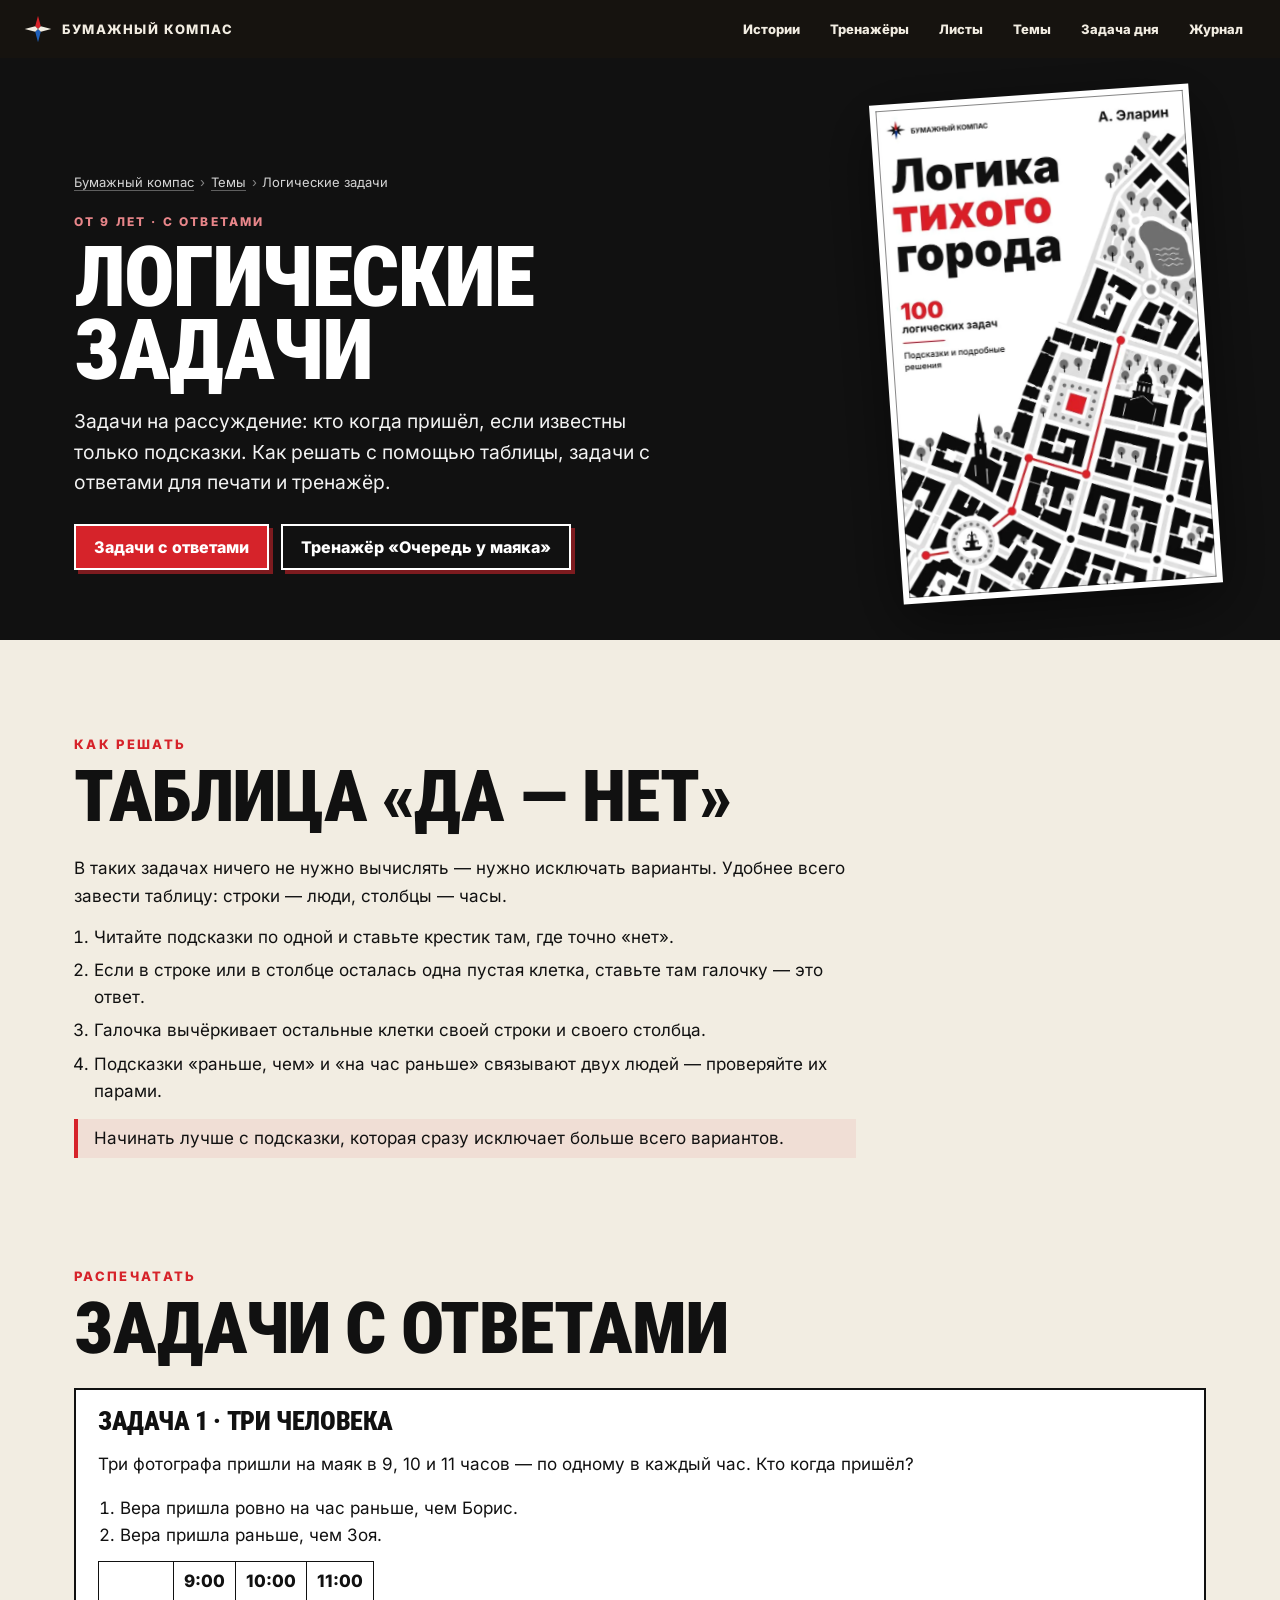
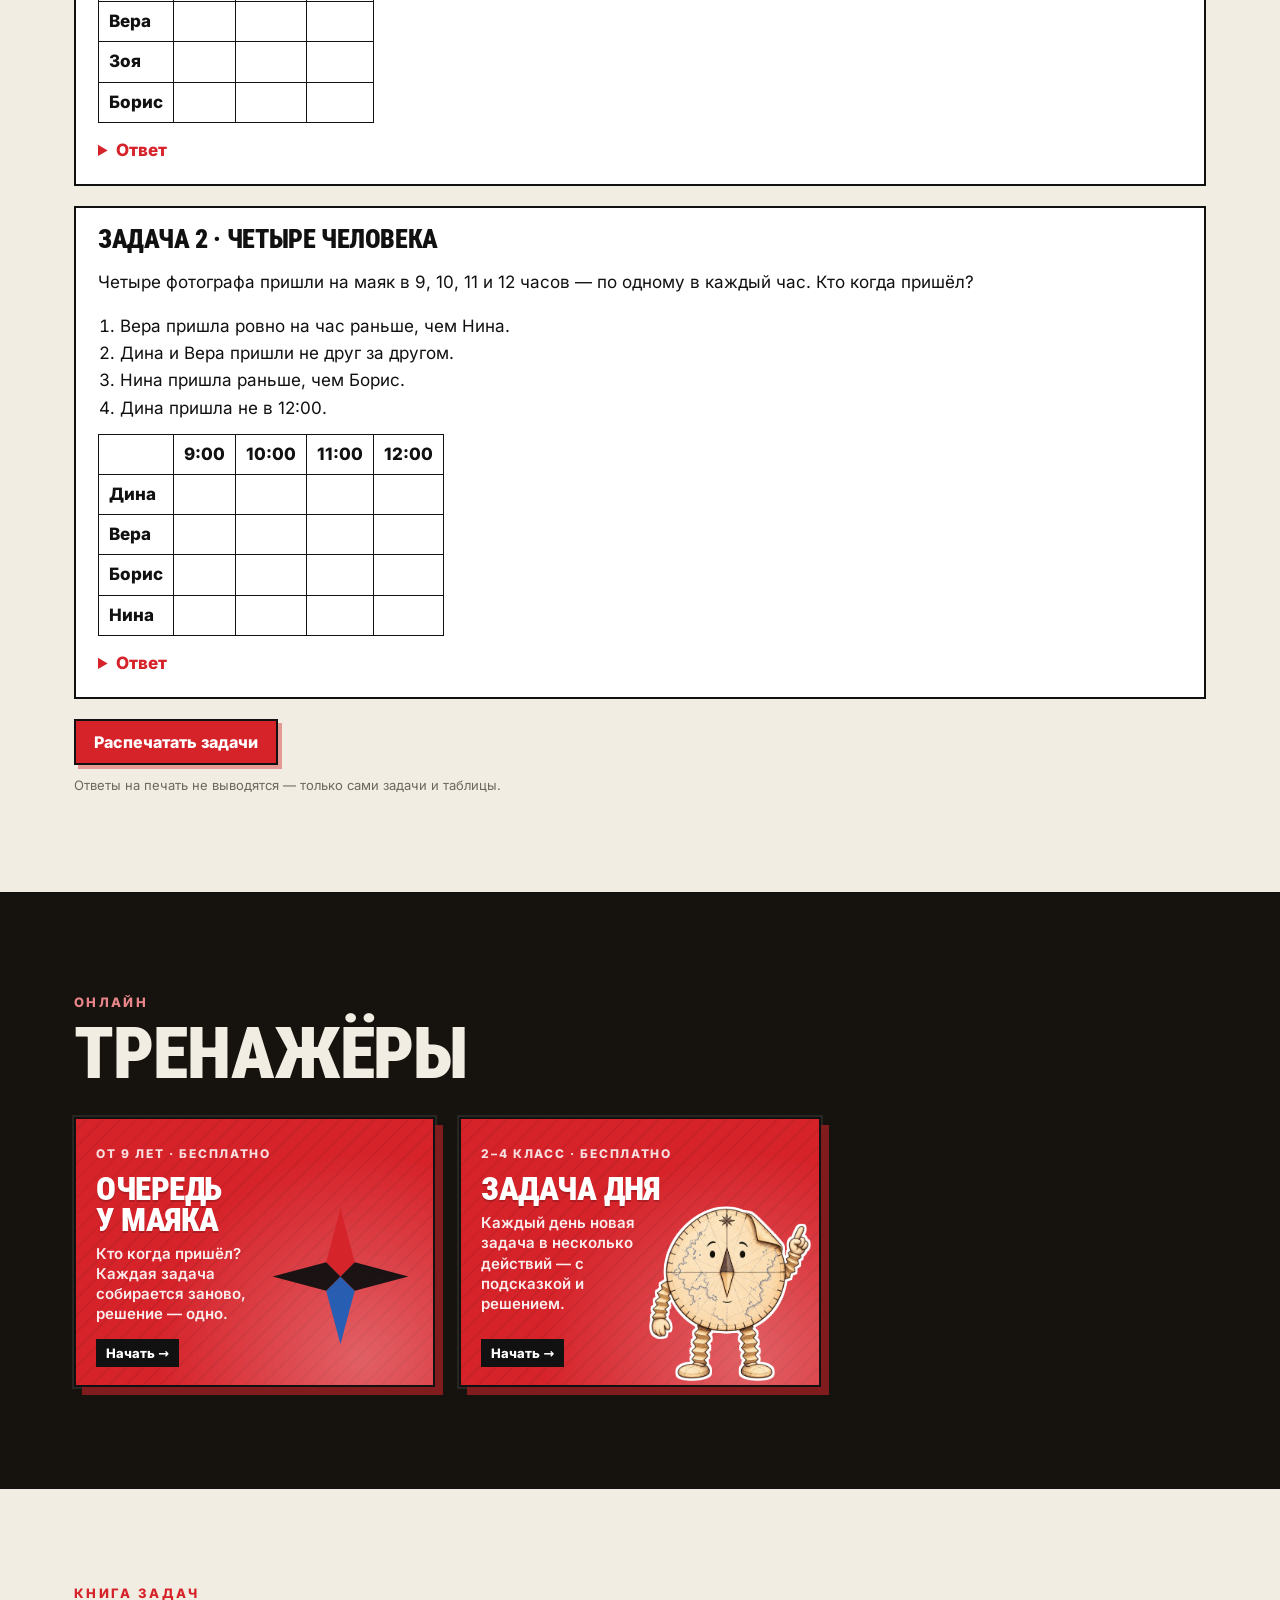
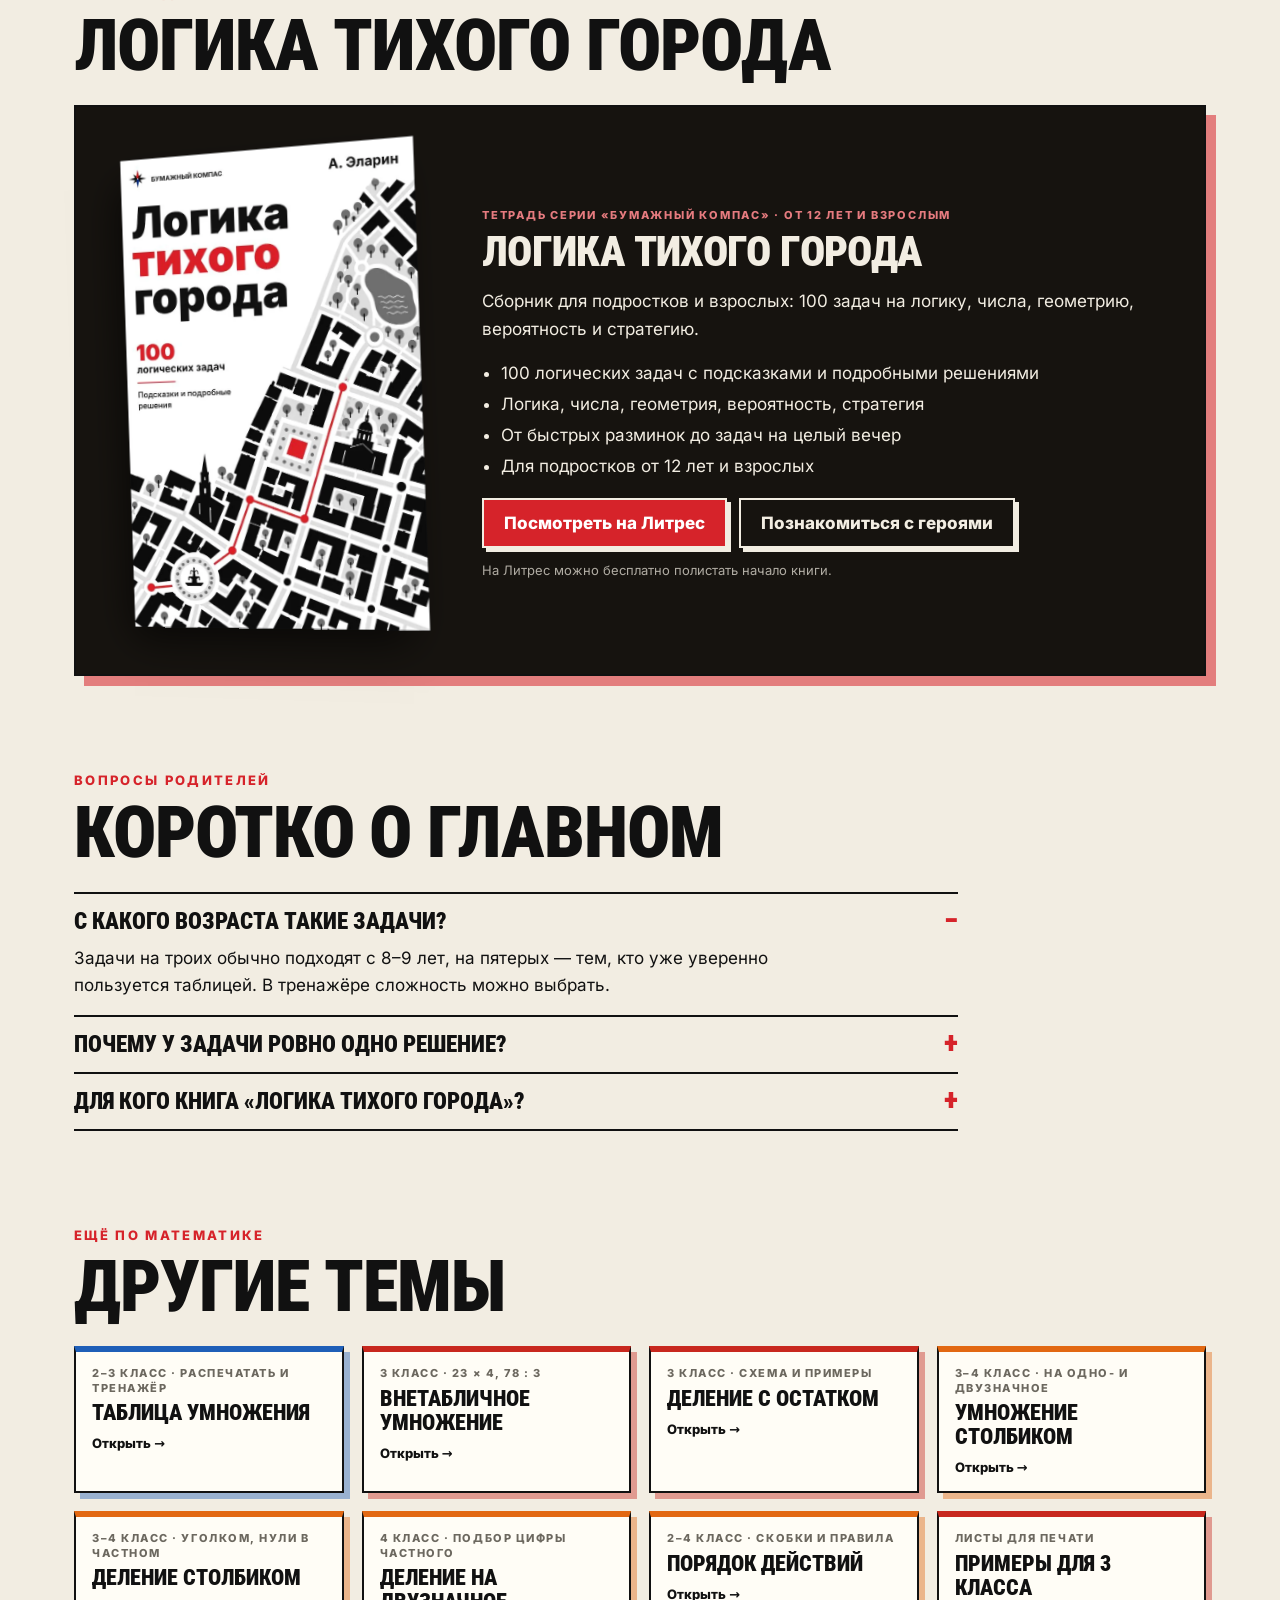
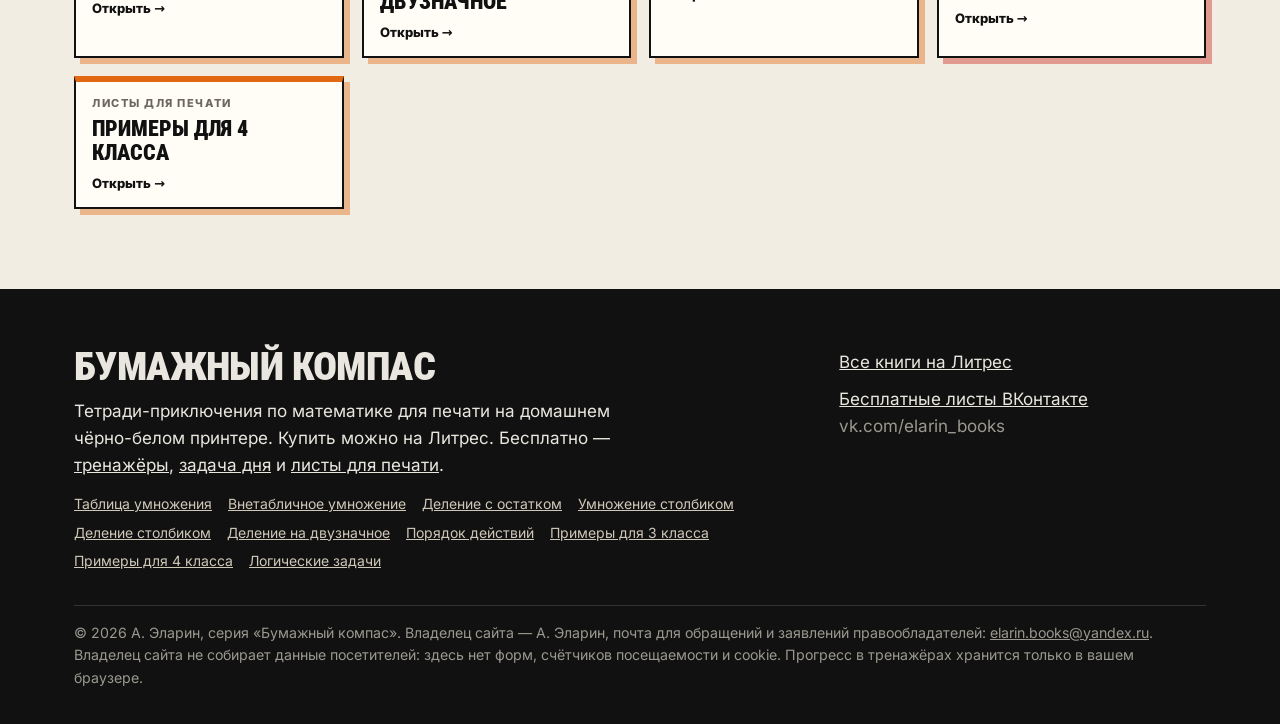
<file: logicheskie-zadachi.html>
<!DOCTYPE html>
<html lang="ru">
<head>
<meta charset="utf-8">
<meta name="viewport" content="width=device-width, initial-scale=1">
<title>Логические задачи для детей с ответами: кто когда пришёл — распечатать</title>
<meta name="description" content="Логические задачи «кто когда пришёл» с ответами: как решать с помощью таблицы, задачи для печати и тренажёр, в котором каждая задача собирается заново.">
<link rel="canonical" href="https://paper-compass.github.io/logicheskie-zadachi.html">
<meta property="og:type" content="article">
<meta property="og:site_name" content="Бумажный компас">
<meta property="og:title" content="Логические задачи для детей с ответами: кто когда пришёл — распечатать">
<meta property="og:description" content="Логические задачи «кто когда пришёл» с ответами: как решать с помощью таблицы, задачи для печати и тренажёр, в котором каждая задача собирается заново.">
<meta property="og:url" content="https://paper-compass.github.io/logicheskie-zadachi.html">
<meta property="og:image" content="https://paper-compass.github.io/img/og.jpg">
<meta property="og:image:width" content="1200">
<meta property="og:image:height" content="630">
<meta name="twitter:card" content="summary_large_image">
<meta name="theme-color" content="#111111">
<link rel="icon" href="favicon.svg" type="image/svg+xml">
<link rel="preload" href="fonts/roboto-condensed-cyrillic-900-normal.woff2" as="font" type="font/woff2" crossorigin>
<link rel="preload" href="fonts/inter-cyrillic-400-normal.woff2" as="font" type="font/woff2" crossorigin>
<link rel="stylesheet" href="topic.css?v=0caefae9">
</head>
<body style="--c:#d6232a;--d:#111111">
<header class="top"><div class="wrap"><a class="brand" href="./" aria-label="Бумажный компас — на главную"><svg viewBox="0 0 40 40" aria-hidden="true"><g transform="translate(20 20)"><polygon points="0,-19 4,-4 0,0 -4,-4" fill="#d6232a"/><polygon points="0,19 4,4 0,0 -4,4" fill="#1f5fb8"/><polygon points="19,0 4,4 0,0 4,-4" fill="currentColor"/><polygon points="-19,0 -4,4 0,0 -4,-4" fill="currentColor"/></g></svg>БУМАЖНЫЙ КОМПАС</a><nav aria-label="Разделы"><a href="./#library">Истории</a><a href="./#train">Тренажёры</a><a href="./#sheets">Листы</a><a href="./#topics">Темы</a><a href="./#daily">Задача дня</a><a href="./#journal">Журнал</a></nav><details class="mnav"><summary>Меню</summary><div><a href="./#library">Истории</a><a href="./#train">Тренажёры</a><a href="./#sheets">Листы</a><a href="./#topics">Темы</a><a href="./#daily">Задача дня</a><a href="./#journal">Журнал</a><a href="./">На главную</a></div></details></div></header>
<main>
<section class="hero"><div class="wrap"><div class="txt">
<nav class="crumbs" aria-label="Вы здесь"><a href="./">Бумажный компас</a><span>›</span><a href="./#topics">Темы</a><span>›</span>Логические задачи</nav>
<div class="eyebrow">от 9 лет · с ответами</div><h1>Логические задачи</h1><p class="lead">Задачи на рассуждение: кто когда пришёл, если известны только подсказки. Как решать с помощью таблицы, задачи с ответами для печати и тренажёр.</p>
<div class="btns"><a class="btn" href="#puz">Задачи с ответами</a><a class="btn ghost" href="./#train-queue" data-goal="trainer">Тренажёр «Очередь у маяка»</a></div>
</div><div class="figs logo"><img src="img/cover-lg.webp" alt="" width="700" height="1109"></div></div></section>
<section class="sec" id="how"><div class="wrap"><div class="eyebrow">Как решать</div><h2>Таблица «да — нет»</h2><div class="prose"><p>В таких задачах ничего не нужно вычислять — нужно исключать варианты. Удобнее всего завести таблицу: строки — люди, столбцы — часы.</p><ol><li>Читайте подсказки по одной и ставьте крестик там, где точно «нет».</li><li>Если в строке или в столбце осталась одна пустая клетка, ставьте там галочку — это ответ.</li><li>Галочка вычёркивает остальные клетки своей строки и своего столбца.</li><li>Подсказки «раньше, чем» и «на час раньше» связывают двух людей — проверяйте их парами.</li></ol><p class="note">Начинать лучше с подсказки, которая сразу исключает больше всего вариантов.</p></div></div></section><section class="sec" id="puz"><div class="wrap"><div class="eyebrow">Распечатать</div><h2>Задачи с ответами</h2><div id="puzzles"><div class="ponly">Логические задачи · Бумажный компас</div><div class="puz"><h3>Задача 1 · три человека</h3><p>Три фотографа пришли на маяк в 9, 10 и 11 часов — по одному в каждый час. Кто когда пришёл?</p><ol><li>Вера пришла ровно на час раньше, чем Борис.</li><li>Вера пришла раньше, чем Зоя.</li></ol><table><thead><tr><th></th><th>9:00</th><th>10:00</th><th>11:00</th></tr></thead><tbody><tr><th>Вера</th><td></td><td></td><td></td></tr><tr><th>Зоя</th><td></td><td></td><td></td></tr><tr><th>Борис</th><td></td><td></td><td></td></tr></tbody></table><details class="ans"><summary>Ответ</summary><p>Вера — 9:00, Зоя — 11:00, Борис — 10:00.</p></details></div><div class="puz"><h3>Задача 2 · четыре человека</h3><p>Четыре фотографа пришли на маяк в 9, 10, 11 и 12 часов — по одному в каждый час. Кто когда пришёл?</p><ol><li>Вера пришла ровно на час раньше, чем Нина.</li><li>Дина и Вера пришли не друг за другом.</li><li>Нина пришла раньше, чем Борис.</li><li>Дина пришла не в 12:00.</li></ol><table><thead><tr><th></th><th>9:00</th><th>10:00</th><th>11:00</th><th>12:00</th></tr></thead><tbody><tr><th>Дина</th><td></td><td></td><td></td><td></td></tr><tr><th>Вера</th><td></td><td></td><td></td><td></td></tr><tr><th>Борис</th><td></td><td></td><td></td><td></td></tr><tr><th>Нина</th><td></td><td></td><td></td><td></td></tr></tbody></table><details class="ans"><summary>Ответ</summary><p>Дина — 11:00, Вера — 9:00, Борис — 12:00, Нина — 10:00.</p></details></div></div><div class="printrow"><button class="btn" type="button" data-print="puzzles">Распечатать задачи</button></div><p class="small" style="margin-top:10px">Ответы на печать не выводятся — только сами задачи и таблицы.</p></div></section><section class="sec" id="train"><div class="wrap"><div class="eyebrow">Онлайн</div><h2>Тренажёры</h2><div class="tiles"><a class="tile" style="--c:#d6232a" href="./#train-queue" data-goal="trainer"><small>от 9 лет · бесплатно</small><h3>Очередь у маяка</h3><p>Кто когда пришёл? Каждая задача собирается заново, решение — одно.</p><span class="tstar" aria-hidden="true"><svg viewBox="0 0 40 40" aria-hidden="true"><g transform="translate(20 20)"><polygon points="0,-19 4,-4 0,0 -4,-4" fill="#d6232a"/><polygon points="0,19 4,4 0,0 -4,4" fill="#1f5fb8"/><polygon points="19,0 4,4 0,0 4,-4" fill="#111"/><polygon points="-19,0 -4,4 0,0 -4,-4" fill="#111"/></g></svg></span><span class="go">Начать →</span></a><a class="tile" style="--c:#d6232a" href="./#daily" data-goal="trainer"><small>2–4 класс · бесплатно</small><h3>Задача дня</h3><p>Каждый день новая задача в несколько действий — с подсказкой и решением.</p><img src="h/rumb-point.webp" alt="" width="827" height="900" loading="lazy" decoding="async"><span class="go">Начать →</span></a></div></div></section><section class="sec" id="book"><div class="wrap"><div class="eyebrow">Книга задач</div><h2>Логика тихого города</h2><div class="book" style="--bc:#d6232a" data-url="https://www.litres.ru/book/a-elarin-34117204/logika-tikhogo-goroda-74690314/"><div class="cov"><img src="img/cover-lg.webp" alt="Обложка: Логика тихого города" width="700" height="1109" loading="lazy" decoding="async"></div><div class="body"><div class="head"><small>Тетрадь серии «Бумажный компас» · от 12 лет и взрослым</small><h3>Логика тихого города</h3></div><p>Сборник для подростков и взрослых: 100 задач на логику, числа, геометрию, вероятность и стратегию.</p><ul><li>100 логических задач с подсказками и подробными решениями</li><li>Логика, числа, геометрия, вероятность, стратегия</li><li>От быстрых разминок до задач на целый вечер</li><li>Для подростков от 12 лет и взрослых</li></ul><div class="btns"><a class="btn" href="https://www.litres.ru/book/a-elarin-34117204/logika-tikhogo-goroda-74690314/" data-goal="litres" rel="noopener">Посмотреть на Литрес</a><a class="btn ghost" href="./#story-logic">Познакомиться с героями</a></div><p class="fine">На Литрес можно бесплатно полистать начало книги.</p></div></div></div></section><section class="sec" id="faq"><div class="wrap"><div class="eyebrow">Вопросы родителей</div><h2>Коротко о главном</h2><div class="faq"><details open><summary>С какого возраста такие задачи?</summary><p>Задачи на троих обычно подходят с 8–9 лет, на пятерых — тем, кто уже уверенно пользуется таблицей. В тренажёре сложность можно выбрать.</p></details><details><summary>Почему у задачи ровно одно решение?</summary><p>В тренажёре каждая задача собирается заново, и подсказок в ней ровно столько, чтобы решение было одно.</p></details><details><summary>Для кого книга «Логика тихого города»?</summary><p>Для подростков от 12 лет и взрослых: 100 задач с подсказками и подробными решениями.</p></details></div></div></section><section class="sec" id="more"><div class="wrap"><div class="eyebrow">Ещё по математике</div><h2>Другие темы</h2><div class="related"><a href="tablica-umnozheniya.html" style="--c:#1f5fb8"><small>2–3 класс · распечатать и тренажёр</small>Таблица умножения<span>Открыть →</span></a><a href="vnetablichnoe-umnozhenie.html" style="--c:#c8281e"><small>3 класс · 23 × 4, 78 : 3</small>Внетабличное умножение<span>Открыть →</span></a><a href="delenie-s-ostatkom.html" style="--c:#c8281e"><small>3 класс · схема и примеры</small>Деление с остатком<span>Открыть →</span></a><a href="umnozhenie-stolbikom.html" style="--c:#e26812"><small>3–4 класс · на одно- и двузначное</small>Умножение столбиком<span>Открыть →</span></a><a href="delenie-stolbikom.html" style="--c:#e26812"><small>3–4 класс · уголком, нули в частном</small>Деление столбиком<span>Открыть →</span></a><a href="delenie-na-dvuznachnoe.html" style="--c:#e26812"><small>4 класс · подбор цифры частного</small>Деление на двузначное<span>Открыть →</span></a><a href="poryadok-dejstvij.html" style="--c:#e26812"><small>2–4 класс · скобки и правила</small>Порядок действий<span>Открыть →</span></a><a href="primery-3-klass.html" style="--c:#c8281e"><small>листы для печати</small>Примеры для 3 класса<span>Открыть →</span></a><a href="primery-4-klass.html" style="--c:#e26812"><small>листы для печати</small>Примеры для 4 класса<span>Открыть →</span></a></div></div></section>
</main>
<footer class="site"><div class="wrap"><div><h3>Бумажный компас</h3><p style="max-width:34em">Тетради-приключения по математике для печати на домашнем чёрно-белом принтере. Купить можно на Литрес. Бесплатно — <a href="./#train">тренажёры</a>, <a href="./#daily">задача дня</a> и <a href="./#sheets">листы для печати</a>.</p><nav class="tl" aria-label="Темы"><a href="tablica-umnozheniya.html">Таблица умножения</a><a href="vnetablichnoe-umnozhenie.html">Внетабличное умножение</a><a href="delenie-s-ostatkom.html">Деление с остатком</a><a href="umnozhenie-stolbikom.html">Умножение столбиком</a><a href="delenie-stolbikom.html">Деление столбиком</a><a href="delenie-na-dvuznachnoe.html">Деление на двузначное</a><a href="poryadok-dejstvij.html">Порядок действий</a><a href="primery-3-klass.html">Примеры для 3 класса</a><a href="primery-4-klass.html">Примеры для 4 класса</a><a href="logicheskie-zadachi.html">Логические задачи</a></nav></div><div><p><a href="https://www.litres.ru/author/a-elarin-34117204/" data-goal="litres">Все книги на Литрес</a></p><p><a href="https://vk.com/elarin_books">Бесплатные листы ВКонтакте</a><br><span style="color:#9b988f">vk.com/elarin_books</span></p></div><small>© 2026 А. Эларин, серия «Бумажный компас». Владелец сайта — А. Эларин, почта для обращений и заявлений правообладателей: <a href="mailto:elarin.books@yandex.ru">elarin.books@yandex.ru</a>.<br>Владелец сайта не собирает данные посетителей: здесь нет форм, счётчиков посещаемости и cookie. Прогресс в тренажёрах хранится только в вашем браузере.</small></div></footer>
<script src="mathcore.js?v=0f1c917d"></script>
<script src="topic.js?v=634390a7"></script>
</body>
</html>
</file>
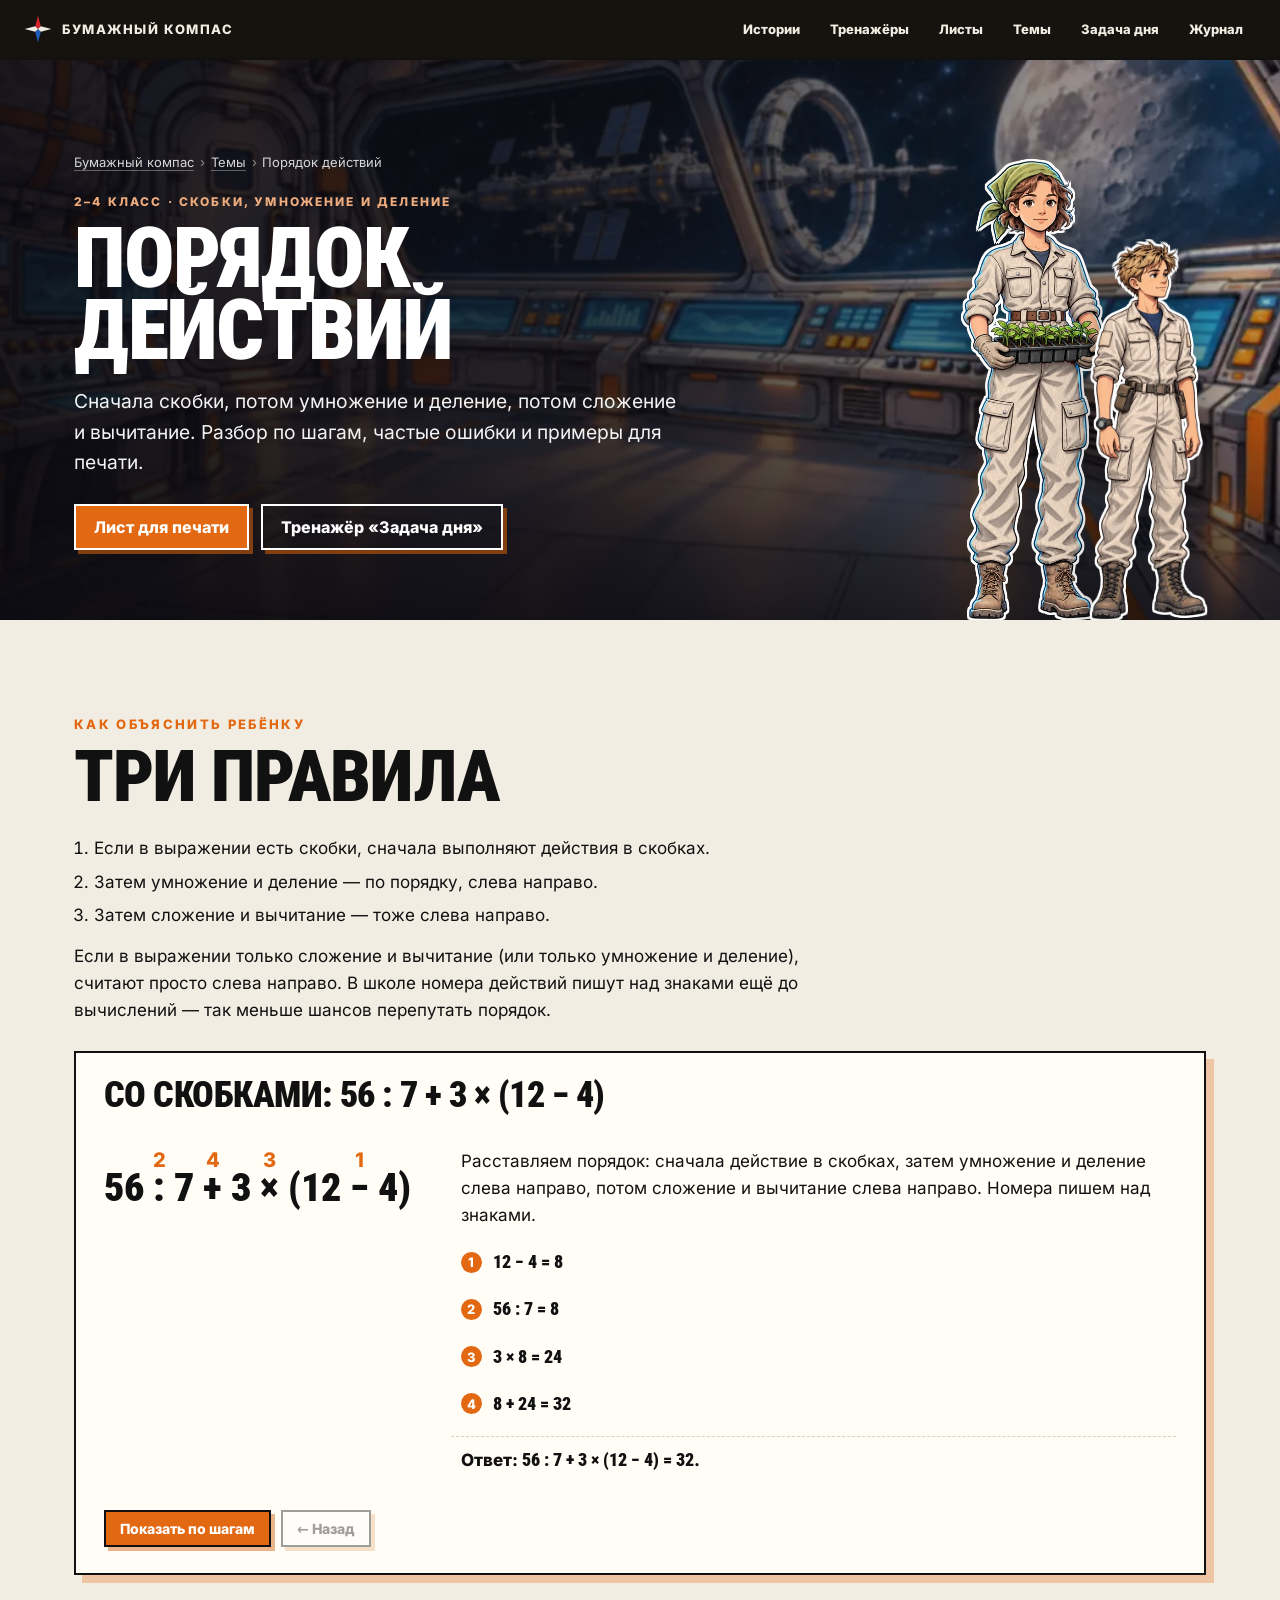
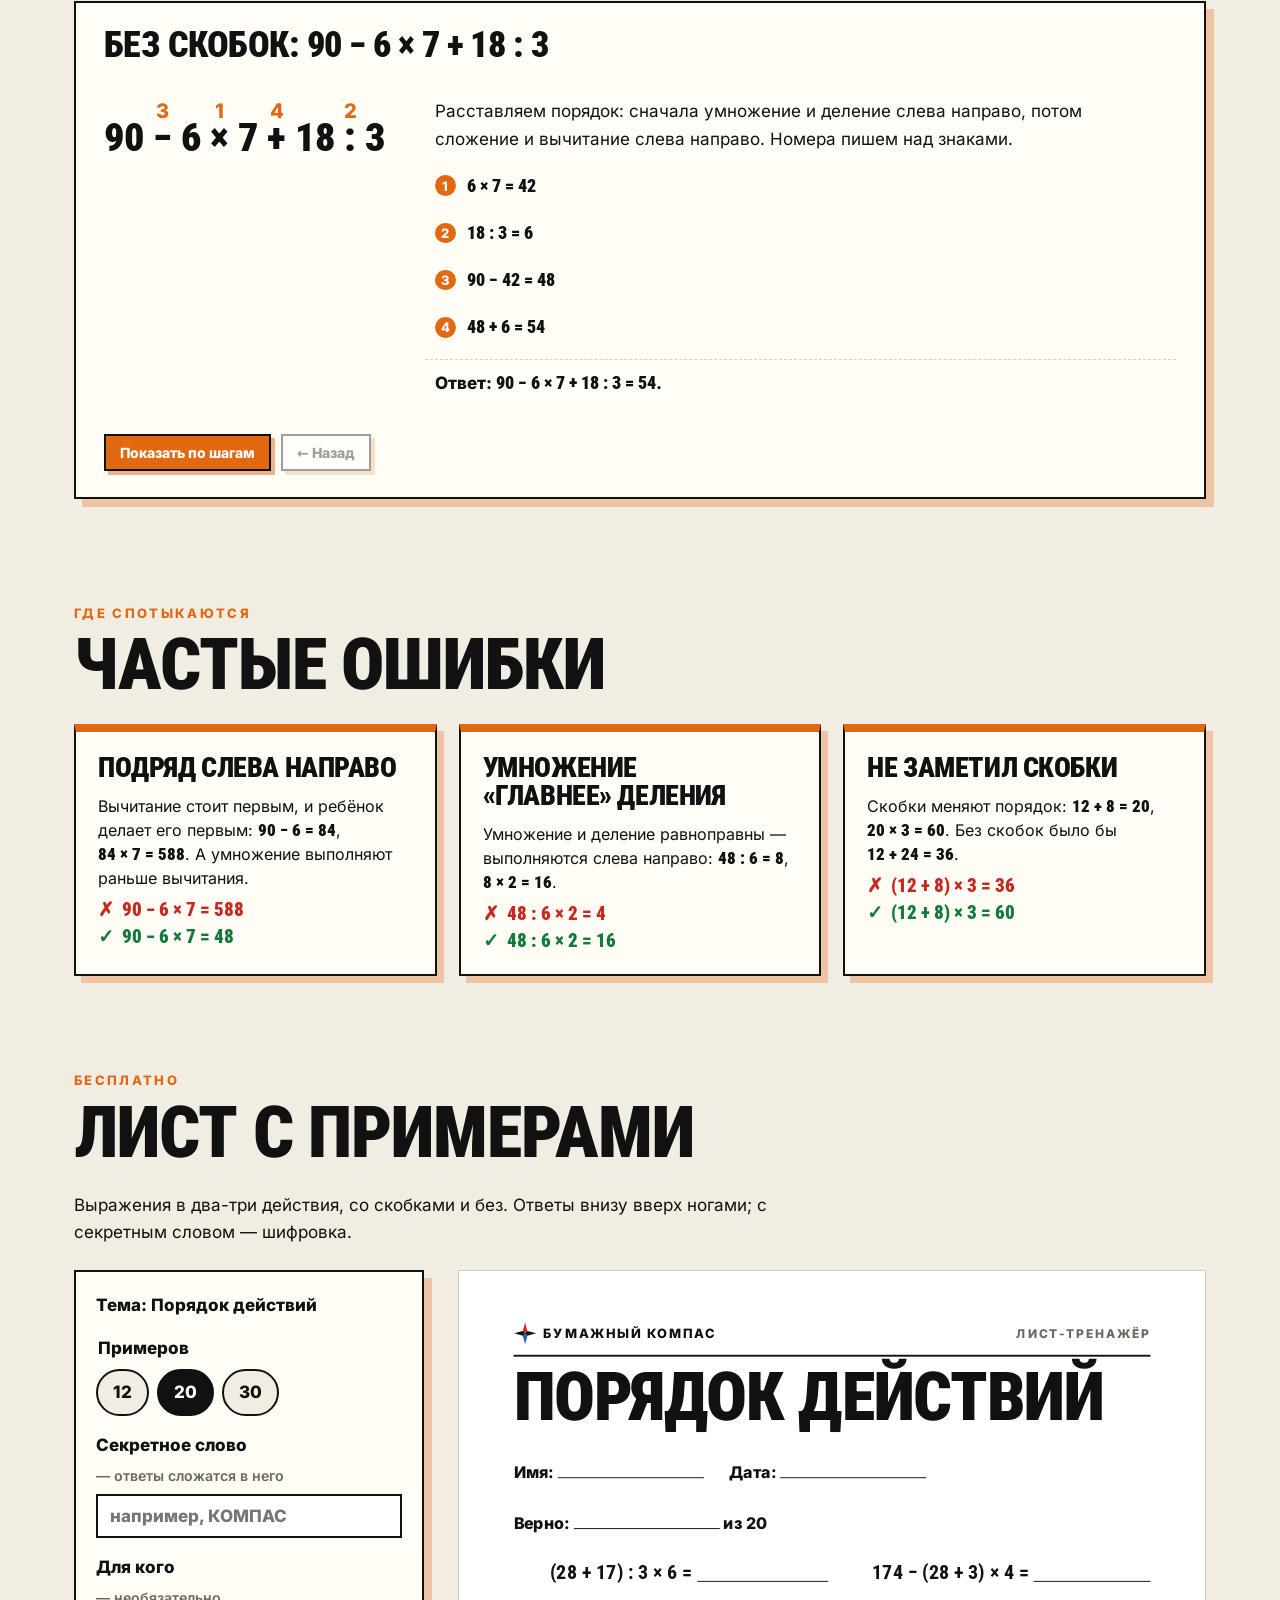
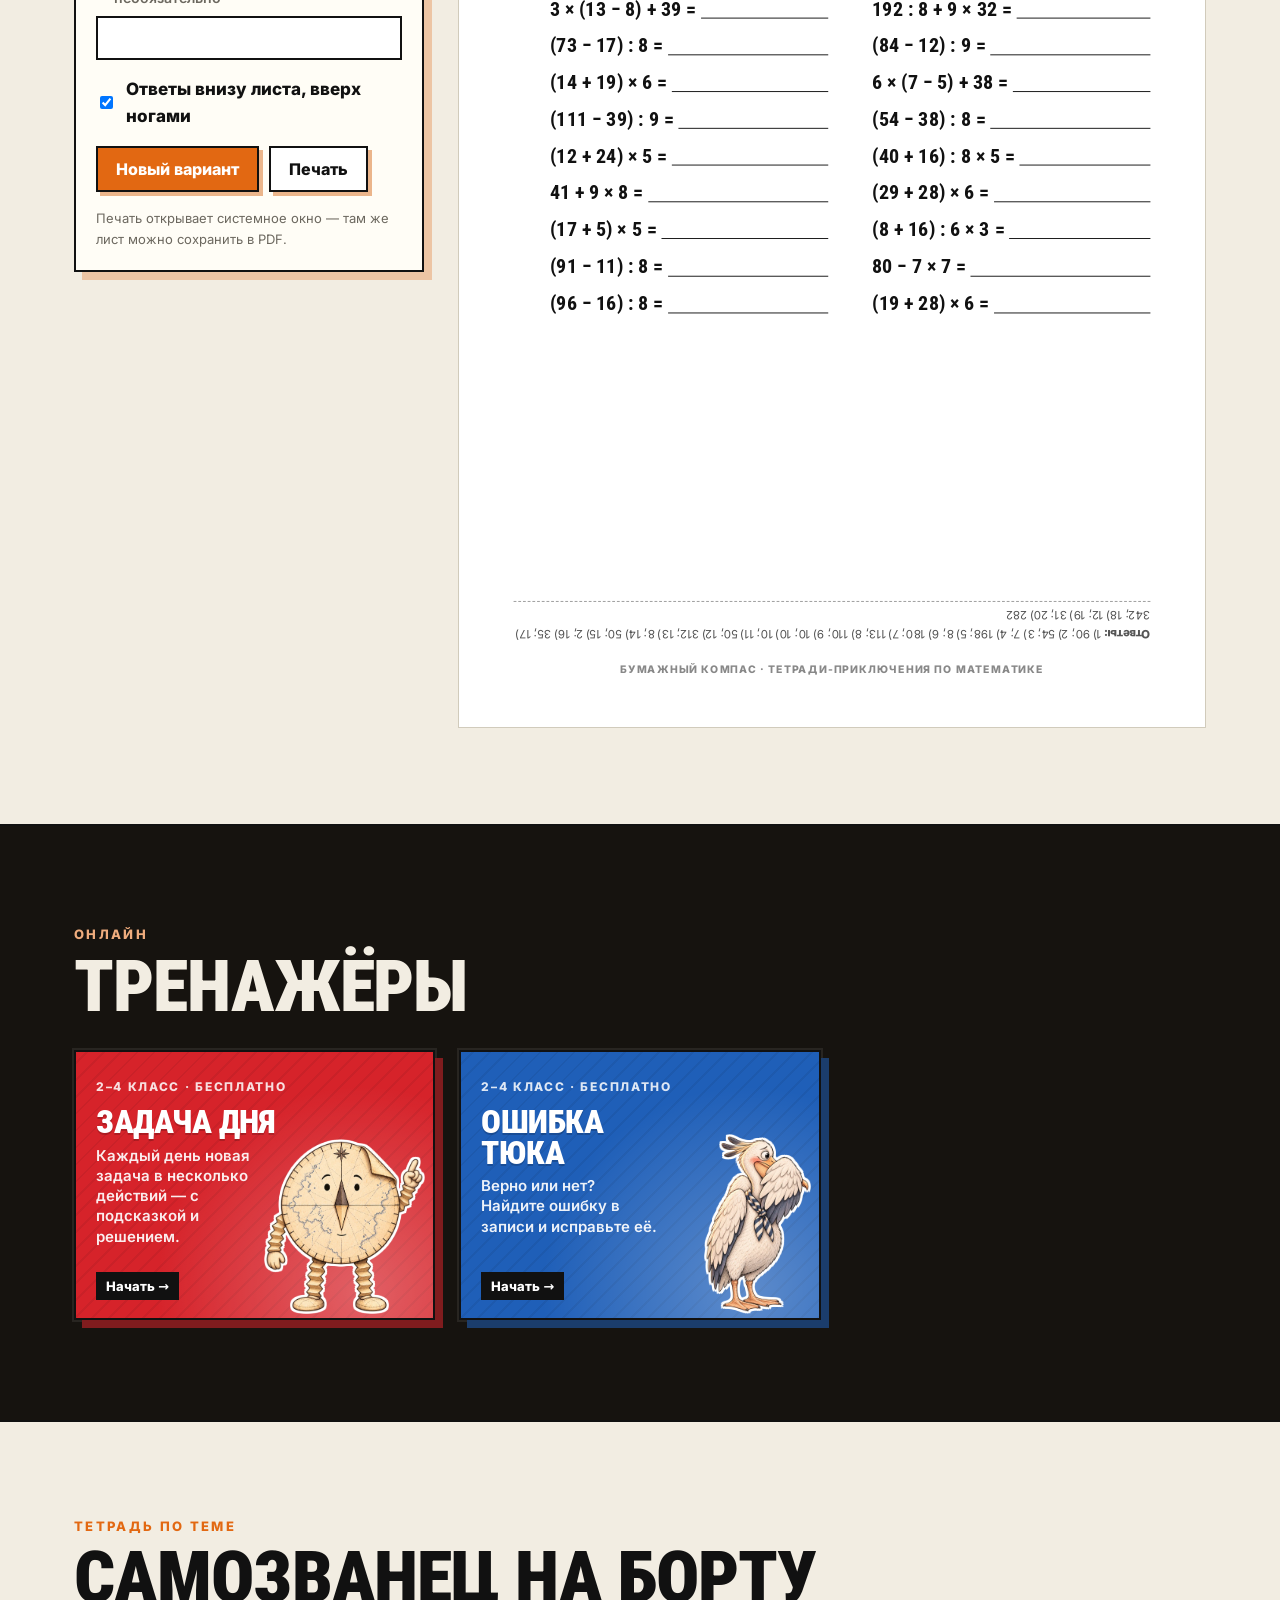
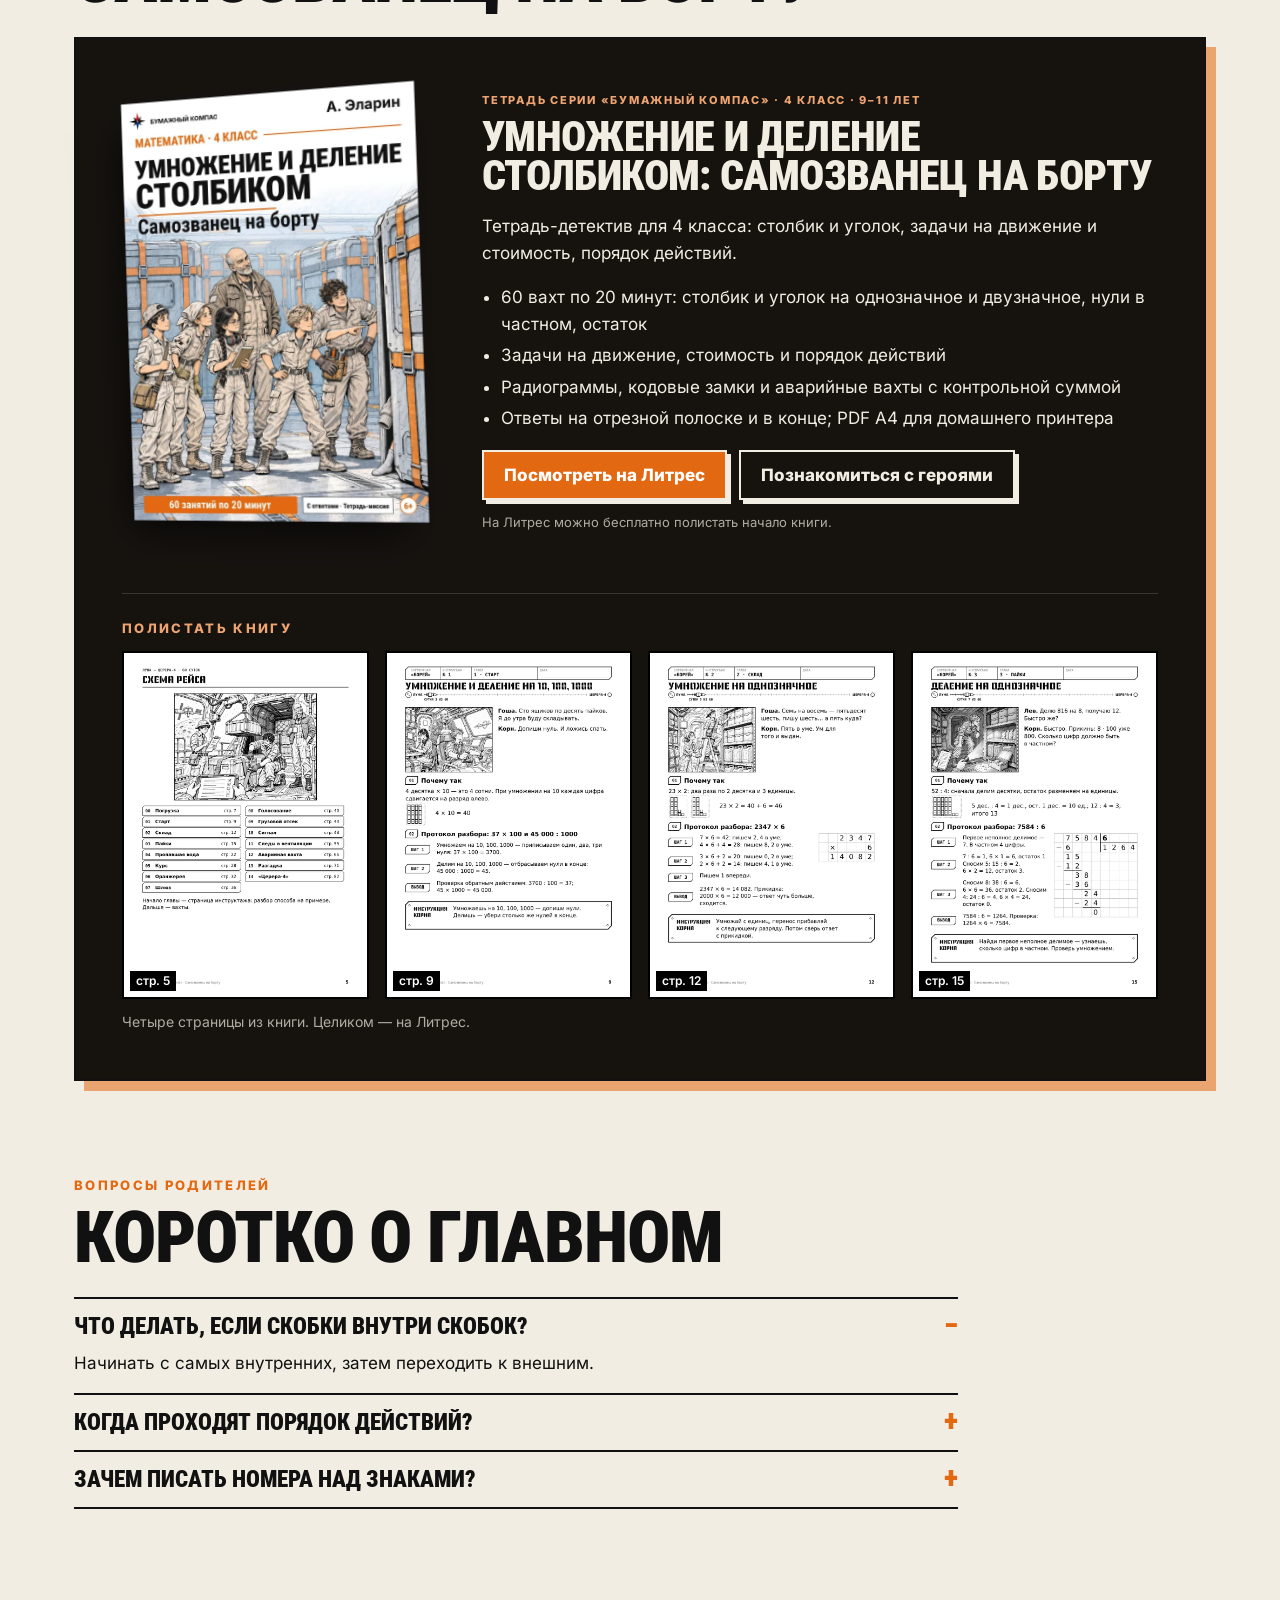
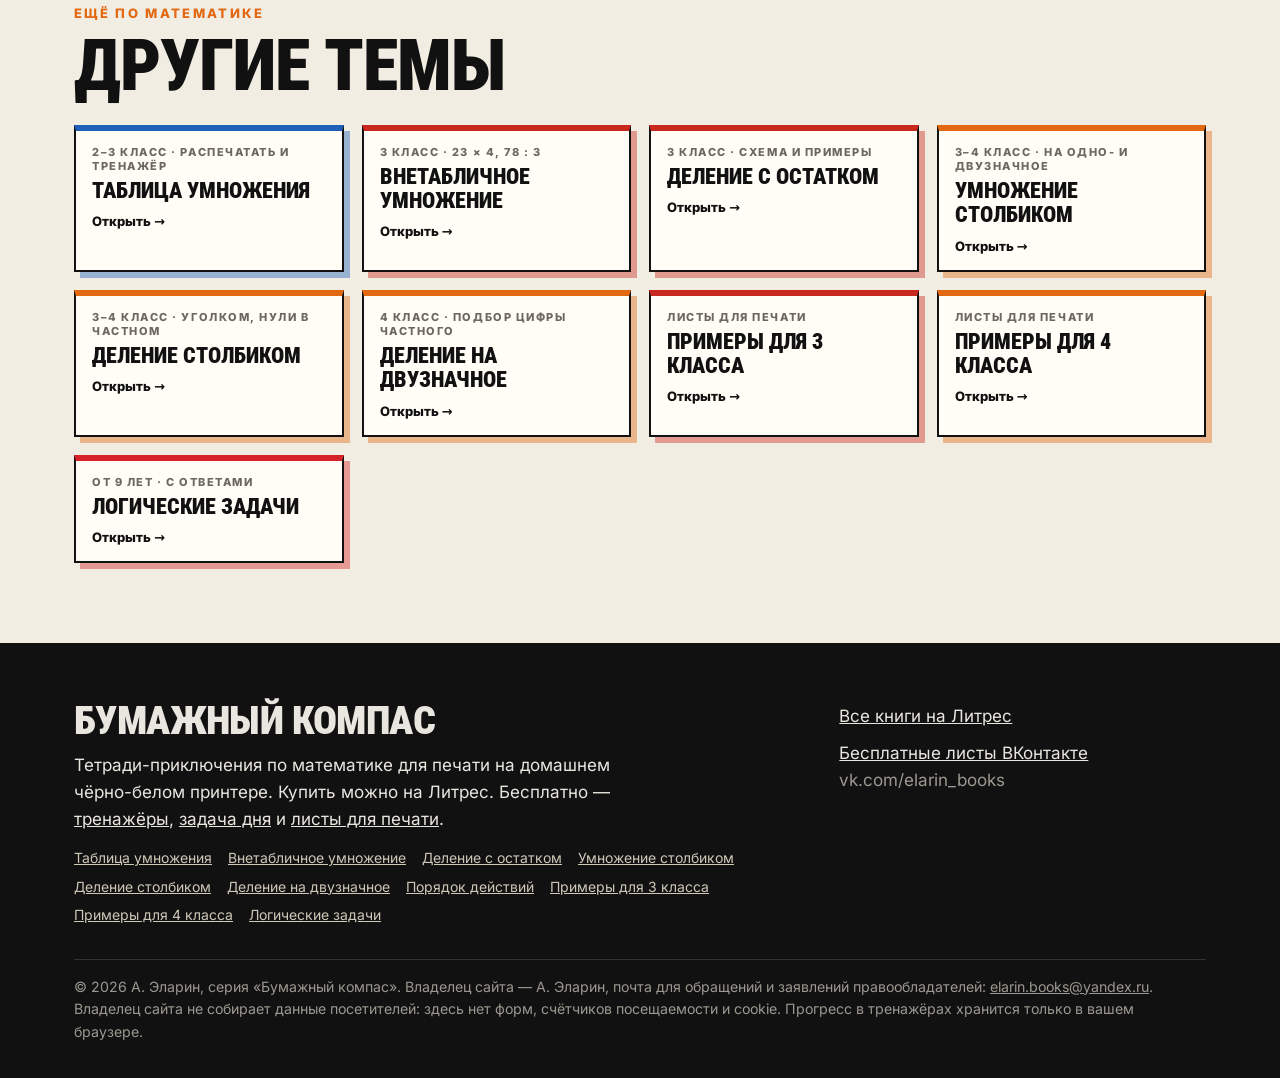
<file: poryadok-dejstvij.html>
<!DOCTYPE html>
<html lang="ru">
<head>
<meta charset="utf-8">
<meta name="viewport" content="width=device-width, initial-scale=1">
<title>Порядок действий в математике: правила и примеры для 2–4 класса</title>
<meta name="description" content="Правила порядка действий: скобки, умножение и деление, сложение и вычитание. Разбор примеров по шагам, частые ошибки и листы с примерами для печати.">
<link rel="canonical" href="https://paper-compass.github.io/poryadok-dejstvij.html">
<meta property="og:type" content="article">
<meta property="og:site_name" content="Бумажный компас">
<meta property="og:title" content="Порядок действий в математике: правила и примеры для 2–4 класса">
<meta property="og:description" content="Правила порядка действий: скобки, умножение и деление, сложение и вычитание. Разбор примеров по шагам, частые ошибки и листы с примерами для печати.">
<meta property="og:url" content="https://paper-compass.github.io/poryadok-dejstvij.html">
<meta property="og:image" content="https://paper-compass.github.io/img/og.jpg">
<meta property="og:image:width" content="1200">
<meta property="og:image:height" content="630">
<meta name="twitter:card" content="summary_large_image">
<meta name="theme-color" content="#0b0a10">
<link rel="icon" href="favicon.svg" type="image/svg+xml">
<link rel="preload" href="fonts/roboto-condensed-cyrillic-900-normal.woff2" as="font" type="font/woff2" crossorigin>
<link rel="preload" href="fonts/inter-cyrillic-400-normal.woff2" as="font" type="font/woff2" crossorigin>
<link rel="stylesheet" href="topic.css?v=0caefae9">
</head>
<body style="--c:#e26812;--d:#0b0a10">
<header class="top"><div class="wrap"><a class="brand" href="./" aria-label="Бумажный компас — на главную"><svg viewBox="0 0 40 40" aria-hidden="true"><g transform="translate(20 20)"><polygon points="0,-19 4,-4 0,0 -4,-4" fill="#d6232a"/><polygon points="0,19 4,4 0,0 -4,4" fill="#1f5fb8"/><polygon points="19,0 4,4 0,0 4,-4" fill="currentColor"/><polygon points="-19,0 -4,4 0,0 -4,-4" fill="currentColor"/></g></svg>БУМАЖНЫЙ КОМПАС</a><nav aria-label="Разделы"><a href="./#library">Истории</a><a href="./#train">Тренажёры</a><a href="./#sheets">Листы</a><a href="./#topics">Темы</a><a href="./#daily">Задача дня</a><a href="./#journal">Журнал</a></nav><details class="mnav"><summary>Меню</summary><div><a href="./#library">Истории</a><a href="./#train">Тренажёры</a><a href="./#sheets">Листы</a><a href="./#topics">Темы</a><a href="./#daily">Задача дня</a><a href="./#journal">Журнал</a><a href="./">На главную</a></div></details></div></header>
<main>
<section class="hero"><div class="bg" style="background-image:url(img/bg/s-bridge.webp)"></div><div class="wrap"><div class="txt">
<nav class="crumbs" aria-label="Вы здесь"><a href="./">Бумажный компас</a><span>›</span><a href="./#topics">Темы</a><span>›</span>Порядок действий</nav>
<div class="eyebrow">2–4 класс · скобки, умножение и деление</div><h1>Порядок действий</h1><p class="lead">Сначала скобки, потом умножение и деление, потом сложение и вычитание. Разбор по шагам, частые ошибки и примеры для печати.</p>
<div class="btns"><a class="btn" href="#list">Лист для печати</a><a class="btn ghost" href="./#daily" data-goal="trainer">Тренажёр «Задача дня»</a></div>
</div><div class="figs" aria-hidden="true"><img src="h/asya-sprouts.webp" alt="" width="290" height="900"><img src="h/lev-stand.webp" alt="" width="272" height="900"></div></div></section>
<section class="sec" id="how"><div class="wrap"><div class="eyebrow">Как объяснить ребёнку</div><h2>Три правила</h2><div class="prose"><ol><li>Если в выражении есть скобки, сначала выполняют действия в скобках.</li><li>Затем умножение и деление — по порядку, слева направо.</li><li>Затем сложение и вычитание — тоже слева направо.</li></ol><p>Если в выражении только сложение и вычитание (или только умножение и деление), считают просто слева направо. В школе номера действий пишут над знаками ещё до вычислений — так меньше шансов перепутать порядок.</p></div><div class="example"><h3>Со скобками: 56 : 7 + 3 × (12 − 4)</h3><div class="ord vis" role="img" aria-label="56 : 7 + 3 × (12 − 4)"><span>56</span> <span class="op" data-n="2" data-s="2">:</span> <span>7</span> <span class="op" data-n="4" data-s="4">+</span> <span>3</span> <span class="op" data-n="3" data-s="3">×</span> <span>(</span><span>12</span> <span class="op" data-n="1" data-s="1">−</span> <span>4</span><span>)</span></div><div><ol class="steps plain"><li data-s="0">Расставляем порядок: сначала действие в скобках, затем умножение и деление слева направо, потом сложение и вычитание слева направо. Номера пишем над знаками.</li><li data-s="1"><b class="an">1</b> <span class="math">12 − 4 = 8</span></li><li data-s="2"><b class="an">2</b> <span class="math">56 : 7 = 8</span></li><li data-s="3"><b class="an">3</b> <span class="math">3 × 8 = 24</span></li><li data-s="4"><b class="an">4</b> <span class="math">8 + 24 = 32</span></li><li data-s="5" class="ck">Ответ: <span class="math">56 : 7 + 3 × (12 − 4) = 32</span>.</li></ol></div><div class="stepbar" hidden><button class="btn" type="button" data-a="next">Показать по шагам</button><button class="btn ghost" type="button" data-a="prev">← Назад</button><button class="btn ghost" type="button" data-a="all" hidden>Показать всё</button><span class="cnt"></span></div></div><div class="example"><h3>Без скобок: 90 − 6 × 7 + 18 : 3</h3><div class="ord vis" role="img" aria-label="90 − 6 × 7 + 18 : 3"><span>90</span> <span class="op" data-n="3" data-s="3">−</span> <span>6</span> <span class="op" data-n="1" data-s="1">×</span> <span>7</span> <span class="op" data-n="4" data-s="4">+</span> <span>18</span> <span class="op" data-n="2" data-s="2">:</span> <span>3</span></div><div><ol class="steps plain"><li data-s="0">Расставляем порядок: сначала умножение и деление слева направо, потом сложение и вычитание слева направо. Номера пишем над знаками.</li><li data-s="1"><b class="an">1</b> <span class="math">6 × 7 = 42</span></li><li data-s="2"><b class="an">2</b> <span class="math">18 : 3 = 6</span></li><li data-s="3"><b class="an">3</b> <span class="math">90 − 42 = 48</span></li><li data-s="4"><b class="an">4</b> <span class="math">48 + 6 = 54</span></li><li data-s="5" class="ck">Ответ: <span class="math">90 − 6 × 7 + 18 : 3 = 54</span>.</li></ol></div><div class="stepbar" hidden><button class="btn" type="button" data-a="next">Показать по шагам</button><button class="btn ghost" type="button" data-a="prev">← Назад</button><button class="btn ghost" type="button" data-a="all" hidden>Показать всё</button><span class="cnt"></span></div></div></div></section><section class="sec" id="mistakes"><div class="wrap"><div class="eyebrow">Где спотыкаются</div><h2>Частые ошибки</h2><div class="cards"><div class="card"><h3>Подряд слева направо</h3><p>Вычитание стоит первым, и ребёнок делает его первым: <span class="math">90 − 6 = 84</span>, <span class="math">84 × 7 = 588</span>. А умножение выполняют раньше вычитания.</p><div class="bad">90 − 6 × 7 = 588</div><div class="good">90 − 6 × 7 = 48</div></div><div class="card"><h3>Умножение «главнее» деления</h3><p>Умножение и деление равноправны — выполняются слева направо: <span class="math">48 : 6 = 8</span>, <span class="math">8 × 2 = 16</span>.</p><div class="bad">48 : 6 × 2 = 4</div><div class="good">48 : 6 × 2 = 16</div></div><div class="card"><h3>Не заметил скобки</h3><p>Скобки меняют порядок: <span class="math">12 + 8 = 20</span>, <span class="math">20 × 3 = 60</span>. Без скобок было бы <span class="math">12 + 24 = 36</span>.</p><div class="bad">(12 + 8) × 3 = 36</div><div class="good">(12 + 8) × 3 = 60</div></div></div></div></section><section class="sec" id="list"><div class="wrap"><div class="eyebrow">Бесплатно</div><h2>Лист с примерами</h2><div class="prose"><p>Выражения в два-три действия, со скобками и без. Ответы внизу вверх ногами; с секретным словом — шифровка.</p></div><div class="sheets sheetbox" data-topics="order" data-topic="order" data-n="20" data-seed="974412"><form class="ctl" onsubmit="return false"><p style="margin:0;font-weight:800">Тема: Порядок действий</p><fieldset><legend>Примеров</legend><div class="chips"><button type="button" data-k="12" aria-pressed="false">12</button><button type="button" data-k="20" aria-pressed="true">20</button><button type="button" data-k="30" aria-pressed="false">30</button></div></fieldset><label>Секретное слово <small>— ответы сложатся в него</small><input id="sw" maxlength="14" placeholder="например, КОМПАС" autocomplete="off"></label><label>Для кого <small>— необязательно</small><input id="sname" maxlength="30" autocomplete="off"></label><label class="ck"><input type="checkbox" id="sa" checked> Ответы внизу листа, вверх ногами</label><div class="row2"><button class="btn" type="button" id="snew">Новый вариант</button><button class="btn ghost" type="button" id="sprint">Печать</button></div><p class="small" id="snote">Печать открывает системное окно — там же лист можно сохранить в PDF.</p></form><div><p class="zoomhint">Нажмите на лист, чтобы рассмотреть его в полный размер.</p><div class="paper" style="height:1123px"><div class="sheet"><header><div class="sb"><svg viewBox="0 0 40 40" aria-hidden="true"><g transform="translate(20 20)"><polygon points="0,-19 4,-4 0,0 -4,-4" fill="#d6232a"/><polygon points="0,19 4,4 0,0 -4,4" fill="#1f5fb8"/><polygon points="19,0 4,4 0,0 4,-4" fill="#111"/><polygon points="-19,0 -4,4 0,0 -4,-4" fill="#111"/></g></svg><span>Бумажный компас</span></div><div class="sl">Лист-тренажёр</div></header><h2>Порядок действий</h2><div class="fill"><span>Имя: <i></i></span><span>Дата: <i></i></span><span>Верно: <i></i> из 20</span></div><ol class="ex" style="columns:2"><li><span>(28 + 17) : 3 × 6 = </span><i></i></li><li><span>3 × (13 − 8) + 39 = </span><i></i></li><li><span>(73 − 17) : 8 = </span><i></i></li><li><span>(14 + 19) × 6 = </span><i></i></li><li><span>(111 − 39) : 9 = </span><i></i></li><li><span>(12 + 24) × 5 = </span><i></i></li><li><span>41 + 9 × 8 = </span><i></i></li><li><span>(17 + 5) × 5 = </span><i></i></li><li><span>(91 − 11) : 8 = </span><i></i></li><li><span>(96 − 16) : 8 = </span><i></i></li><li><span>174 − (28 + 3) × 4 = </span><i></i></li><li><span>192 : 8 + 9 × 32 = </span><i></i></li><li><span>(84 − 12) : 9 = </span><i></i></li><li><span>6 × (7 − 5) + 38 = </span><i></i></li><li><span>(54 − 38) : 8 = </span><i></i></li><li><span>(40 + 16) : 8 × 5 = </span><i></i></li><li><span>(29 + 28) × 6 = </span><i></i></li><li><span>(8 + 16) : 6 × 3 = </span><i></i></li><li><span>80 − 7 × 7 = </span><i></i></li><li><span>(19 + 28) × 6 = </span><i></i></li></ol><div class="answers"><b>Ответы:</b> 1) 90; 2) 54; 3) 7; 4) 198; 5) 8; 6) 180; 7) 113; 8) 110; 9) 10; 10) 10; 11) 50; 12) 312; 13) 8; 14) 50; 15) 2; 16) 35; 17) 342; 18) 12; 19) 31; 20) 282</div><footer>Бумажный компас · тетради-приключения по математике</footer></div></div></div></div></div></section><section class="sec" id="train"><div class="wrap"><div class="eyebrow">Онлайн</div><h2>Тренажёры</h2><div class="tiles"><a class="tile" style="--c:#d6232a" href="./#daily" data-goal="trainer"><small>2–4 класс · бесплатно</small><h3>Задача дня</h3><p>Каждый день новая задача в несколько действий — с подсказкой и решением.</p><img src="h/rumb-point.webp" alt="" width="827" height="900" loading="lazy" decoding="async"><span class="go">Начать →</span></a><a class="tile" style="--c:#1f5fb8" href="./#train-tyuk" data-goal="trainer"><small>2–4 класс · бесплатно</small><h3>Ошибка Тюка</h3><p>Верно или нет? Найдите ошибку в записи и исправьте её.</p><img src="h/tyuk-oops.webp" alt="" width="524" height="900" loading="lazy" decoding="async"><span class="go">Начать →</span></a></div></div></section><section class="sec" id="book"><div class="wrap"><div class="eyebrow">Тетрадь по теме</div><h2>Самозванец на борту</h2><div class="book" style="--bc:#e26812" data-url="https://www.litres.ru/book/a-elarin-34117204/umnozhenie-i-delenie-stolbikom-samozvanets-na-bortu-74718994/"><div class="cov"><img src="img/cover-b3.webp" alt="Обложка: Умножение и деление столбиком: Самозванец на борту" width="700" height="990" loading="lazy" decoding="async"></div><div class="body"><div class="head"><small>Тетрадь серии «Бумажный компас» · 4 класс · 9–11 лет</small><h3>Умножение и деление столбиком: Самозванец на борту</h3></div><p>Тетрадь-детектив для 4 класса: столбик и уголок, задачи на движение и стоимость, порядок действий.</p><ul><li>60 вахт по 20 минут: столбик и уголок на однозначное и двузначное, нули в частном, остаток</li><li>Задачи на движение, стоимость и порядок действий</li><li>Радиограммы, кодовые замки и аварийные вахты с контрольной суммой</li><li>Ответы на отрезной полоске и в конце; PDF A4 для домашнего принтера</li></ul><div class="btns"><a class="btn" href="https://www.litres.ru/book/a-elarin-34117204/umnozhenie-i-delenie-stolbikom-samozvanets-na-bortu-74718994/" data-goal="litres" rel="noopener">Посмотреть на Литрес</a><a class="btn ghost" href="./#story-borey">Познакомиться с героями</a></div><p class="fine">На Литрес можно бесплатно полистать начало книги.</p></div><div class="leaf"><div class="eyebrow">Полистать книгу</div><div class="leafs"><a class="pg" href="img/pg/b3-1.webp" data-pg="0"><img src="img/pg/b3-1.webp" alt="Страница 5 книги «Умножение и деление столбиком: Самозванец на борту»" width="900" height="1273" loading="lazy" decoding="async"><span>стр. 5</span></a><a class="pg" href="img/pg/b3-2.webp" data-pg="1"><img src="img/pg/b3-2.webp" alt="Страница 9 книги «Умножение и деление столбиком: Самозванец на борту»" width="900" height="1273" loading="lazy" decoding="async"><span>стр. 9</span></a><a class="pg" href="img/pg/b3-3.webp" data-pg="2"><img src="img/pg/b3-3.webp" alt="Страница 12 книги «Умножение и деление столбиком: Самозванец на борту»" width="900" height="1273" loading="lazy" decoding="async"><span>стр. 12</span></a><a class="pg" href="img/pg/b3-4.webp" data-pg="3"><img src="img/pg/b3-4.webp" alt="Страница 15 книги «Умножение и деление столбиком: Самозванец на борту»" width="900" height="1273" loading="lazy" decoding="async"><span>стр. 15</span></a></div><p class="leafnote">Четыре страницы из книги. Целиком — на Литрес.</p></div></div></div></section><section class="sec" id="faq"><div class="wrap"><div class="eyebrow">Вопросы родителей</div><h2>Коротко о главном</h2><div class="faq"><details open><summary>Что делать, если скобки внутри скобок?</summary><p>Начинать с самых внутренних, затем переходить к внешним.</p></details><details><summary>Когда проходят порядок действий?</summary><p>В учебнике Моро скобки появляются уже во 2 классе, правила с умножением и делением — в 3 классе. В 4 классе выражения становятся длиннее, с многозначными числами.</p></details><details><summary>Зачем писать номера над знаками?</summary><p>Чтобы сначала решить, в каком порядке считать, и только потом считать. Так не приходится держать правила в голове во время вычислений.</p></details></div></div></section><section class="sec" id="more"><div class="wrap"><div class="eyebrow">Ещё по математике</div><h2>Другие темы</h2><div class="related"><a href="tablica-umnozheniya.html" style="--c:#1f5fb8"><small>2–3 класс · распечатать и тренажёр</small>Таблица умножения<span>Открыть →</span></a><a href="vnetablichnoe-umnozhenie.html" style="--c:#c8281e"><small>3 класс · 23 × 4, 78 : 3</small>Внетабличное умножение<span>Открыть →</span></a><a href="delenie-s-ostatkom.html" style="--c:#c8281e"><small>3 класс · схема и примеры</small>Деление с остатком<span>Открыть →</span></a><a href="umnozhenie-stolbikom.html" style="--c:#e26812"><small>3–4 класс · на одно- и двузначное</small>Умножение столбиком<span>Открыть →</span></a><a href="delenie-stolbikom.html" style="--c:#e26812"><small>3–4 класс · уголком, нули в частном</small>Деление столбиком<span>Открыть →</span></a><a href="delenie-na-dvuznachnoe.html" style="--c:#e26812"><small>4 класс · подбор цифры частного</small>Деление на двузначное<span>Открыть →</span></a><a href="primery-3-klass.html" style="--c:#c8281e"><small>листы для печати</small>Примеры для 3 класса<span>Открыть →</span></a><a href="primery-4-klass.html" style="--c:#e26812"><small>листы для печати</small>Примеры для 4 класса<span>Открыть →</span></a><a href="logicheskie-zadachi.html" style="--c:#d6232a"><small>от 9 лет · с ответами</small>Логические задачи<span>Открыть →</span></a></div></div></section>
</main>
<footer class="site"><div class="wrap"><div><h3>Бумажный компас</h3><p style="max-width:34em">Тетради-приключения по математике для печати на домашнем чёрно-белом принтере. Купить можно на Литрес. Бесплатно — <a href="./#train">тренажёры</a>, <a href="./#daily">задача дня</a> и <a href="./#sheets">листы для печати</a>.</p><nav class="tl" aria-label="Темы"><a href="tablica-umnozheniya.html">Таблица умножения</a><a href="vnetablichnoe-umnozhenie.html">Внетабличное умножение</a><a href="delenie-s-ostatkom.html">Деление с остатком</a><a href="umnozhenie-stolbikom.html">Умножение столбиком</a><a href="delenie-stolbikom.html">Деление столбиком</a><a href="delenie-na-dvuznachnoe.html">Деление на двузначное</a><a href="poryadok-dejstvij.html">Порядок действий</a><a href="primery-3-klass.html">Примеры для 3 класса</a><a href="primery-4-klass.html">Примеры для 4 класса</a><a href="logicheskie-zadachi.html">Логические задачи</a></nav></div><div><p><a href="https://www.litres.ru/author/a-elarin-34117204/" data-goal="litres">Все книги на Литрес</a></p><p><a href="https://vk.com/elarin_books">Бесплатные листы ВКонтакте</a><br><span style="color:#9b988f">vk.com/elarin_books</span></p></div><small>© 2026 А. Эларин, серия «Бумажный компас». Владелец сайта — А. Эларин, почта для обращений и заявлений правообладателей: <a href="mailto:elarin.books@yandex.ru">elarin.books@yandex.ru</a>.<br>Владелец сайта не собирает данные посетителей: здесь нет форм, счётчиков посещаемости и cookie. Прогресс в тренажёрах хранится только в вашем браузере.</small></div></footer>
<script src="mathcore.js?v=0f1c917d"></script>
<script src="topic.js?v=634390a7"></script>
</body>
</html>
</file>
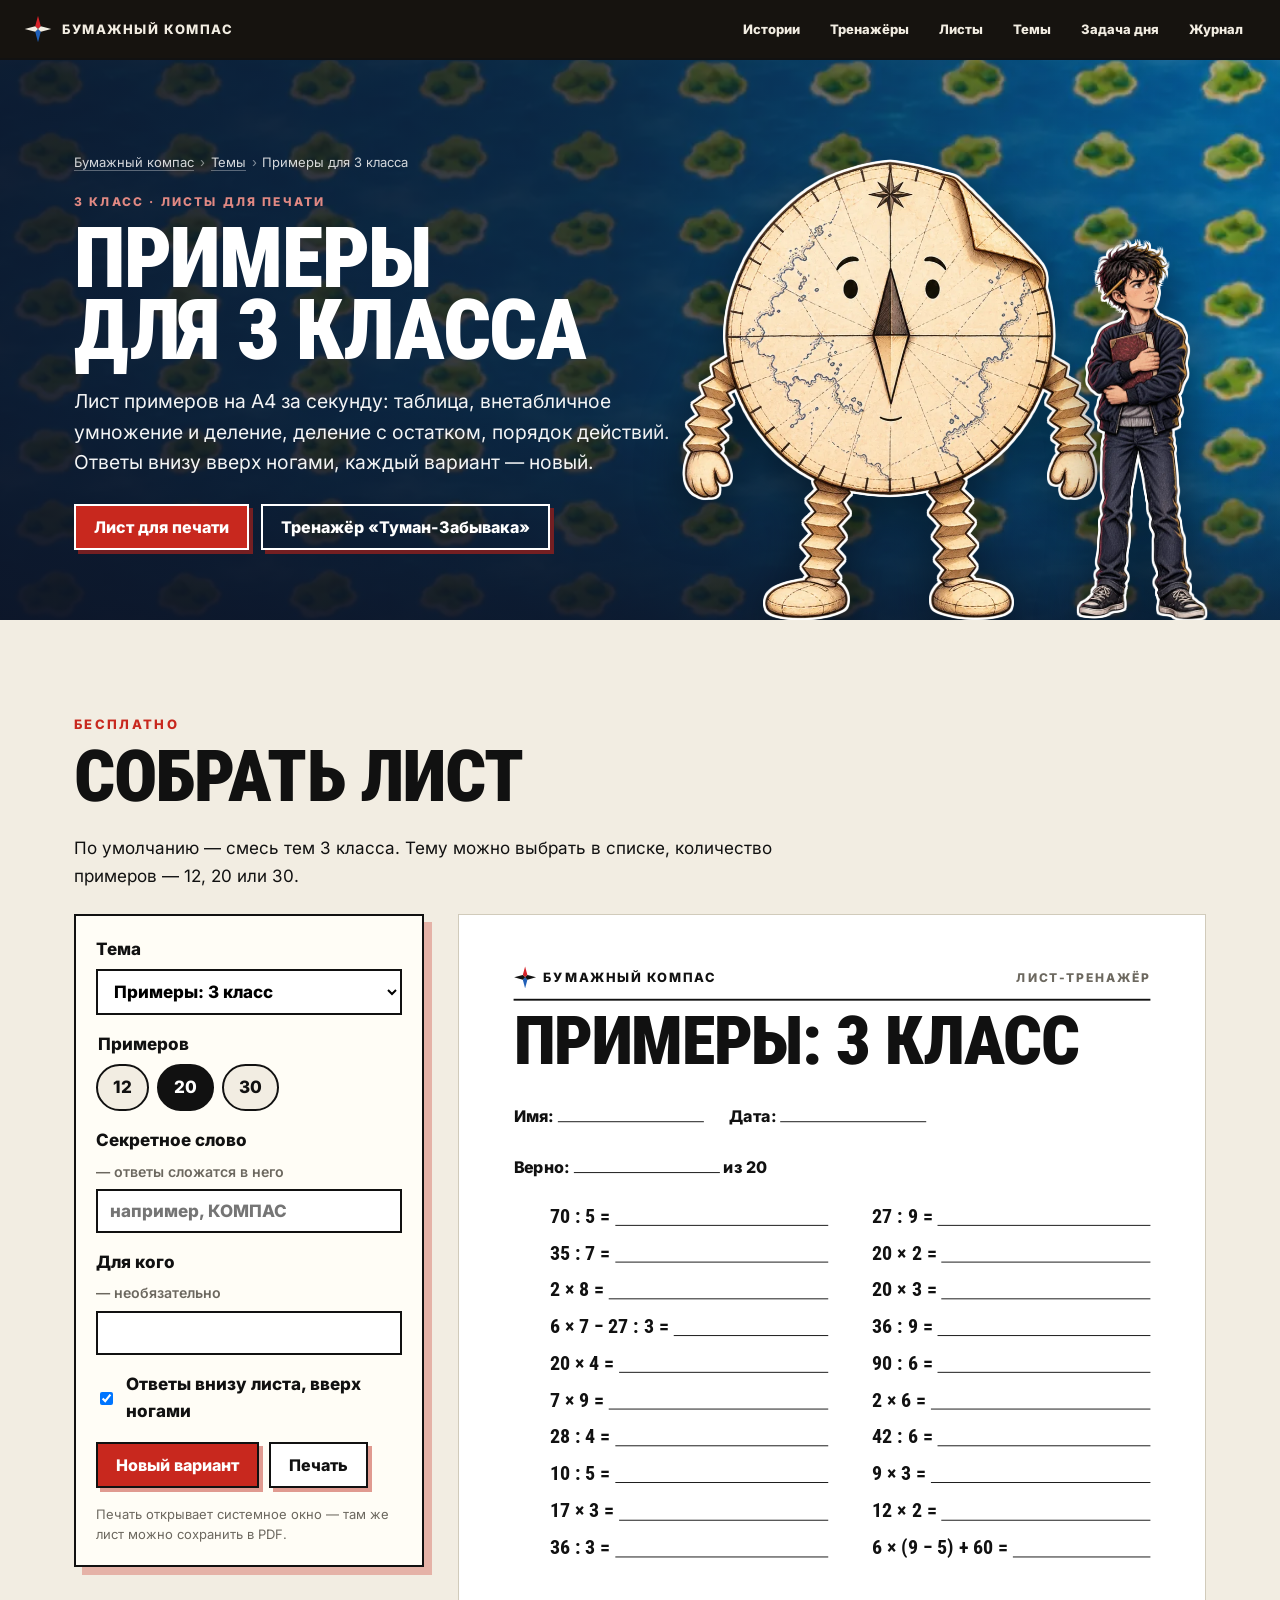
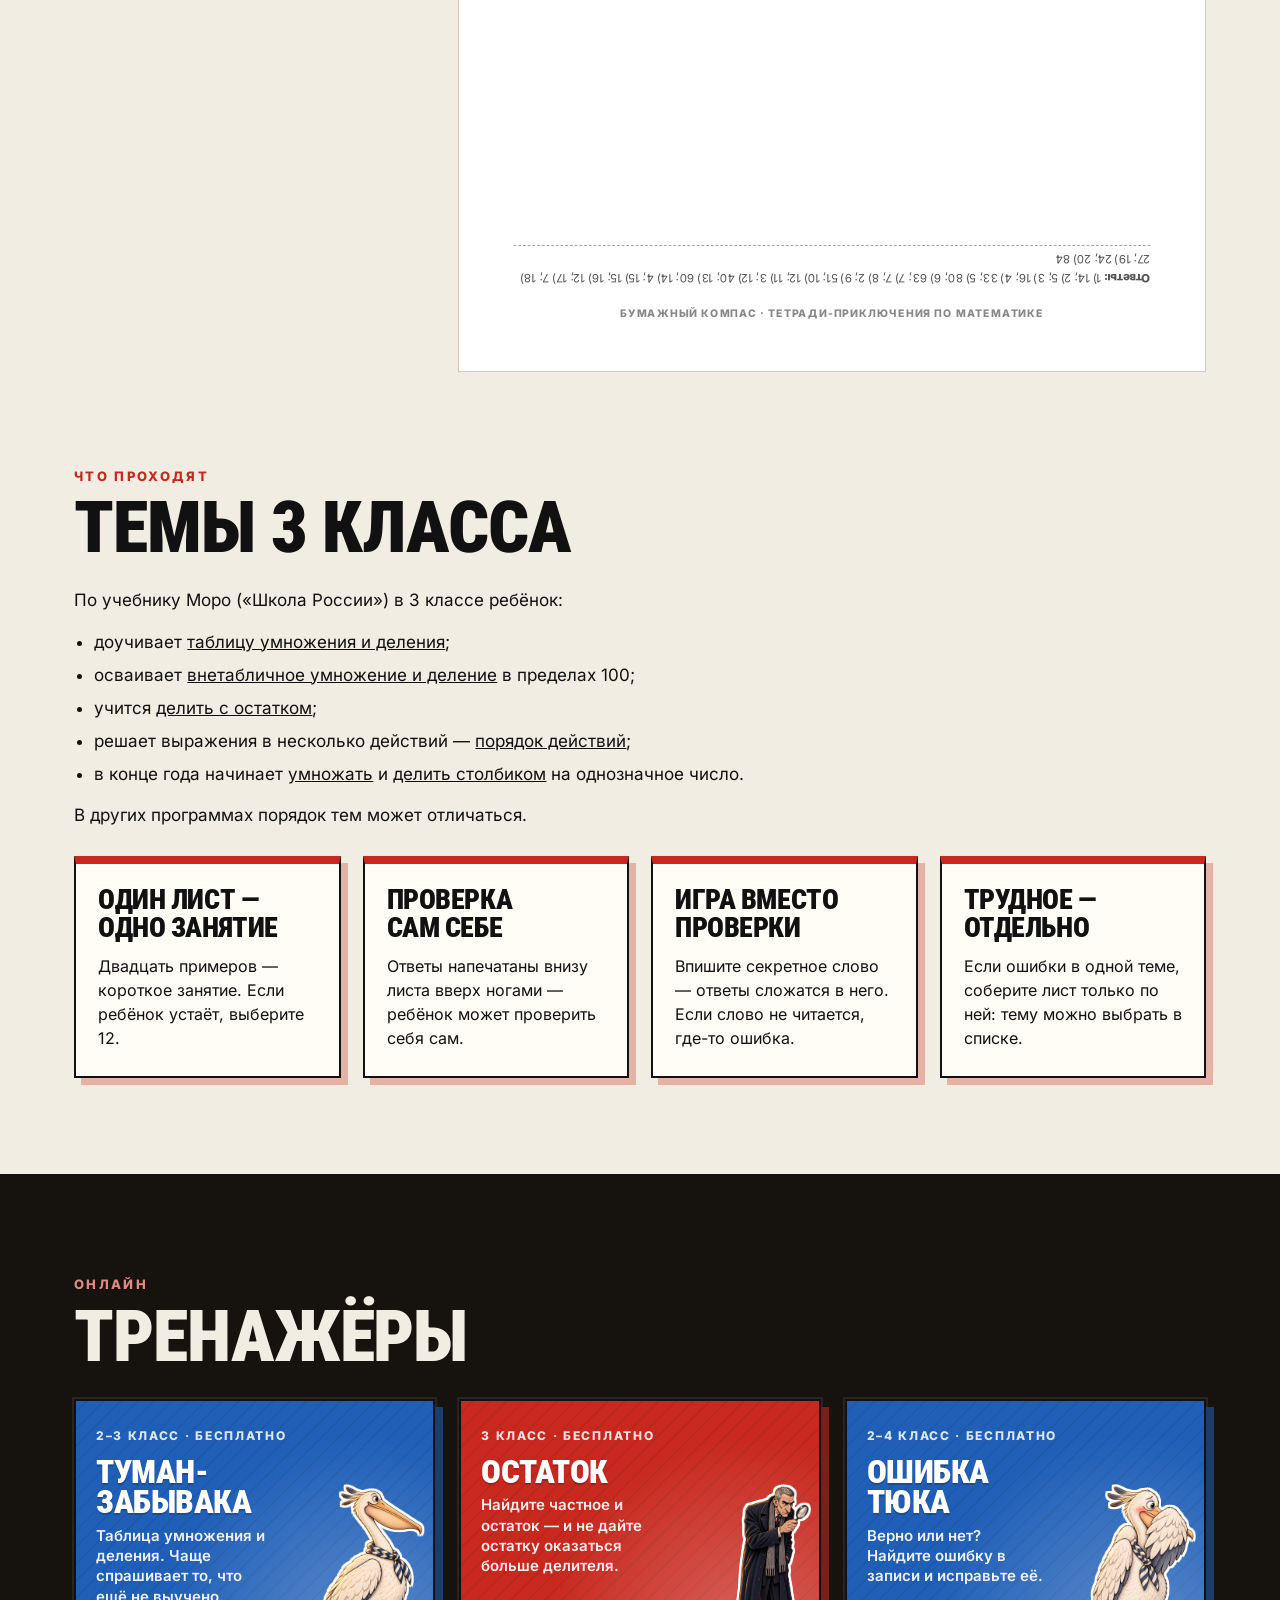
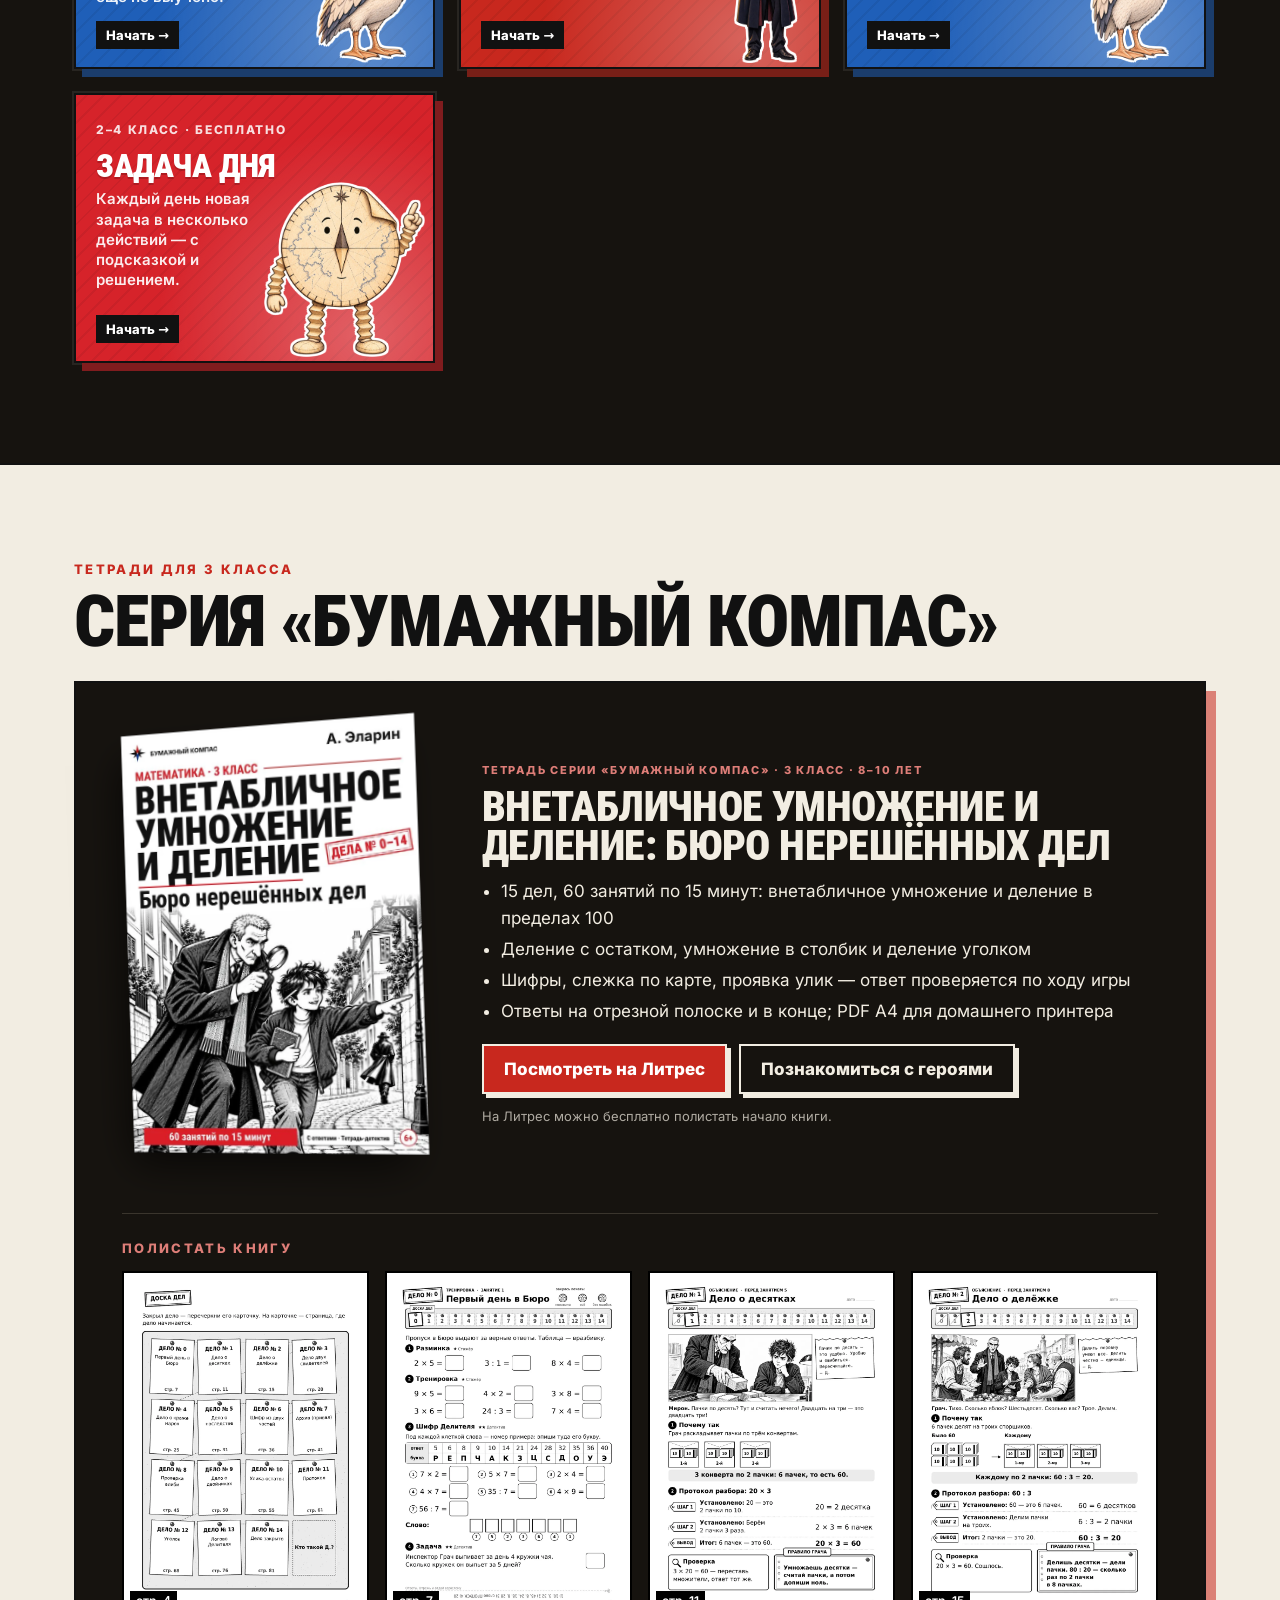
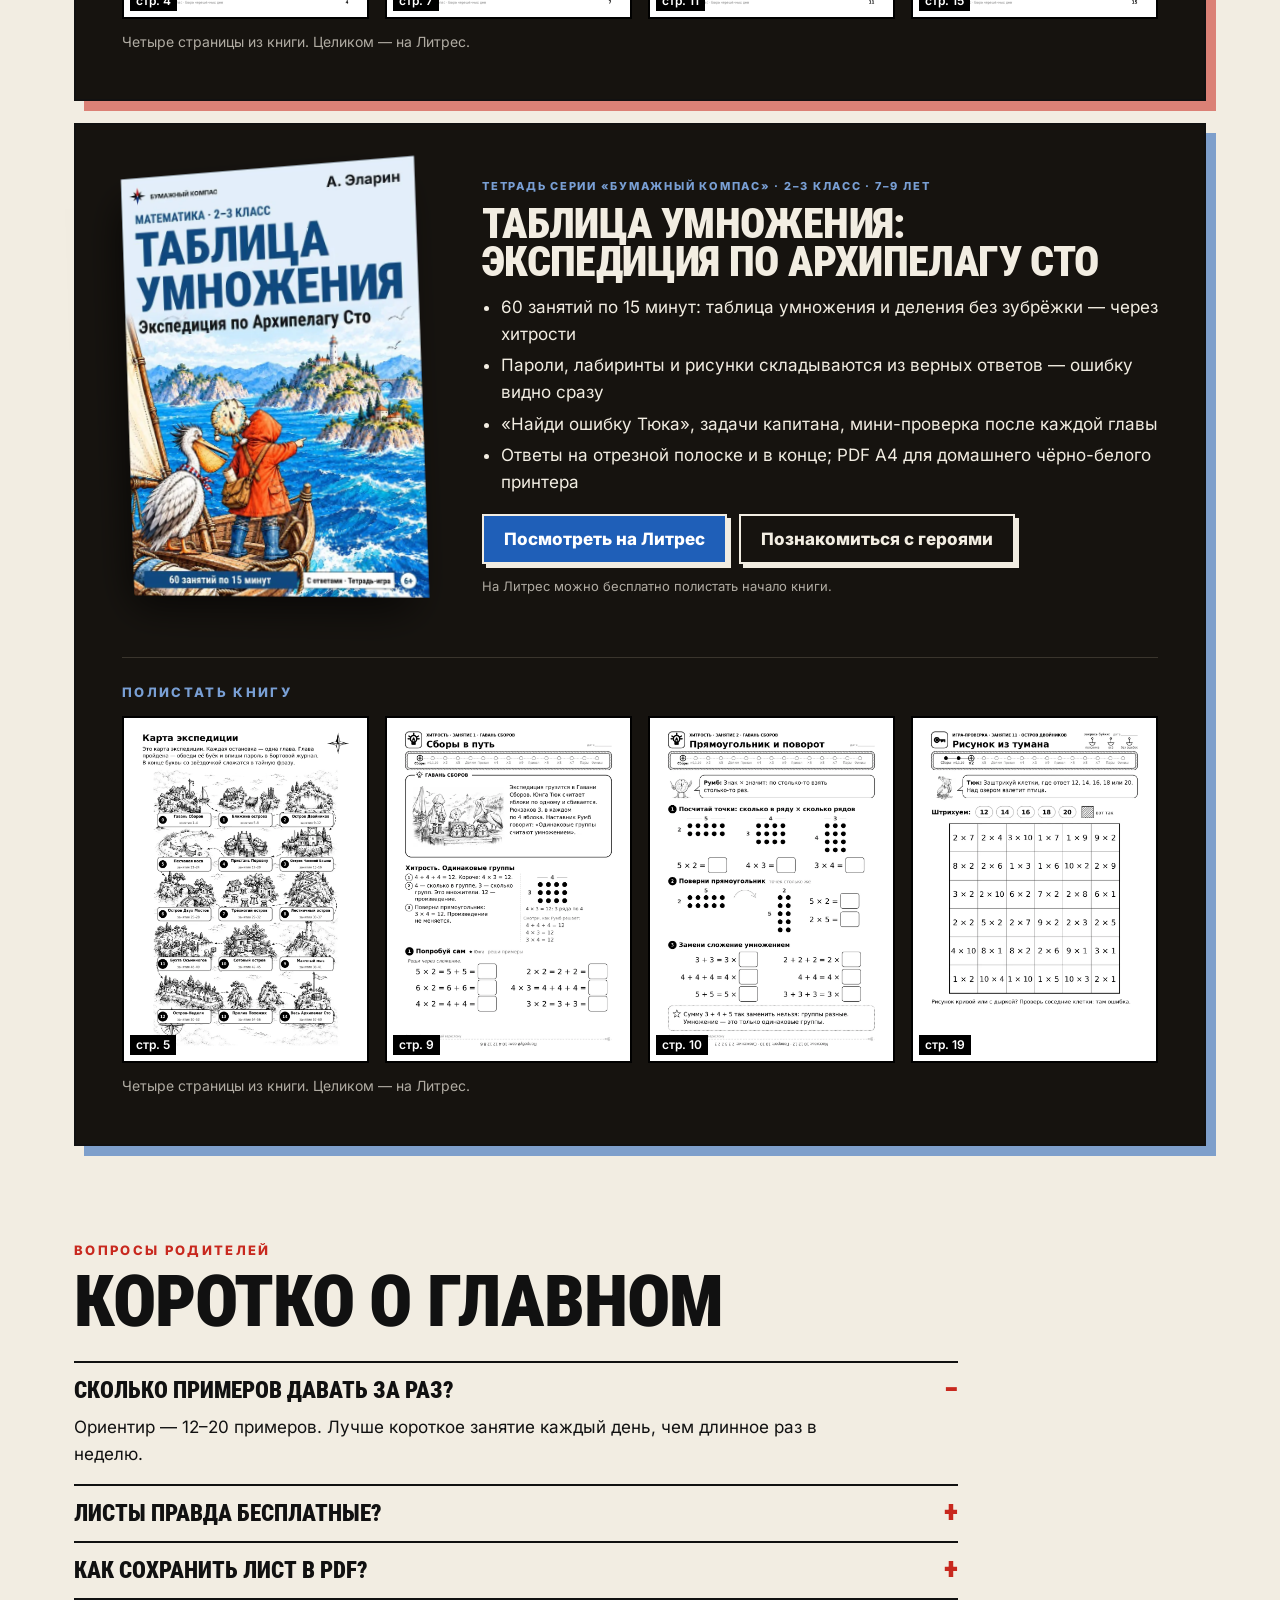
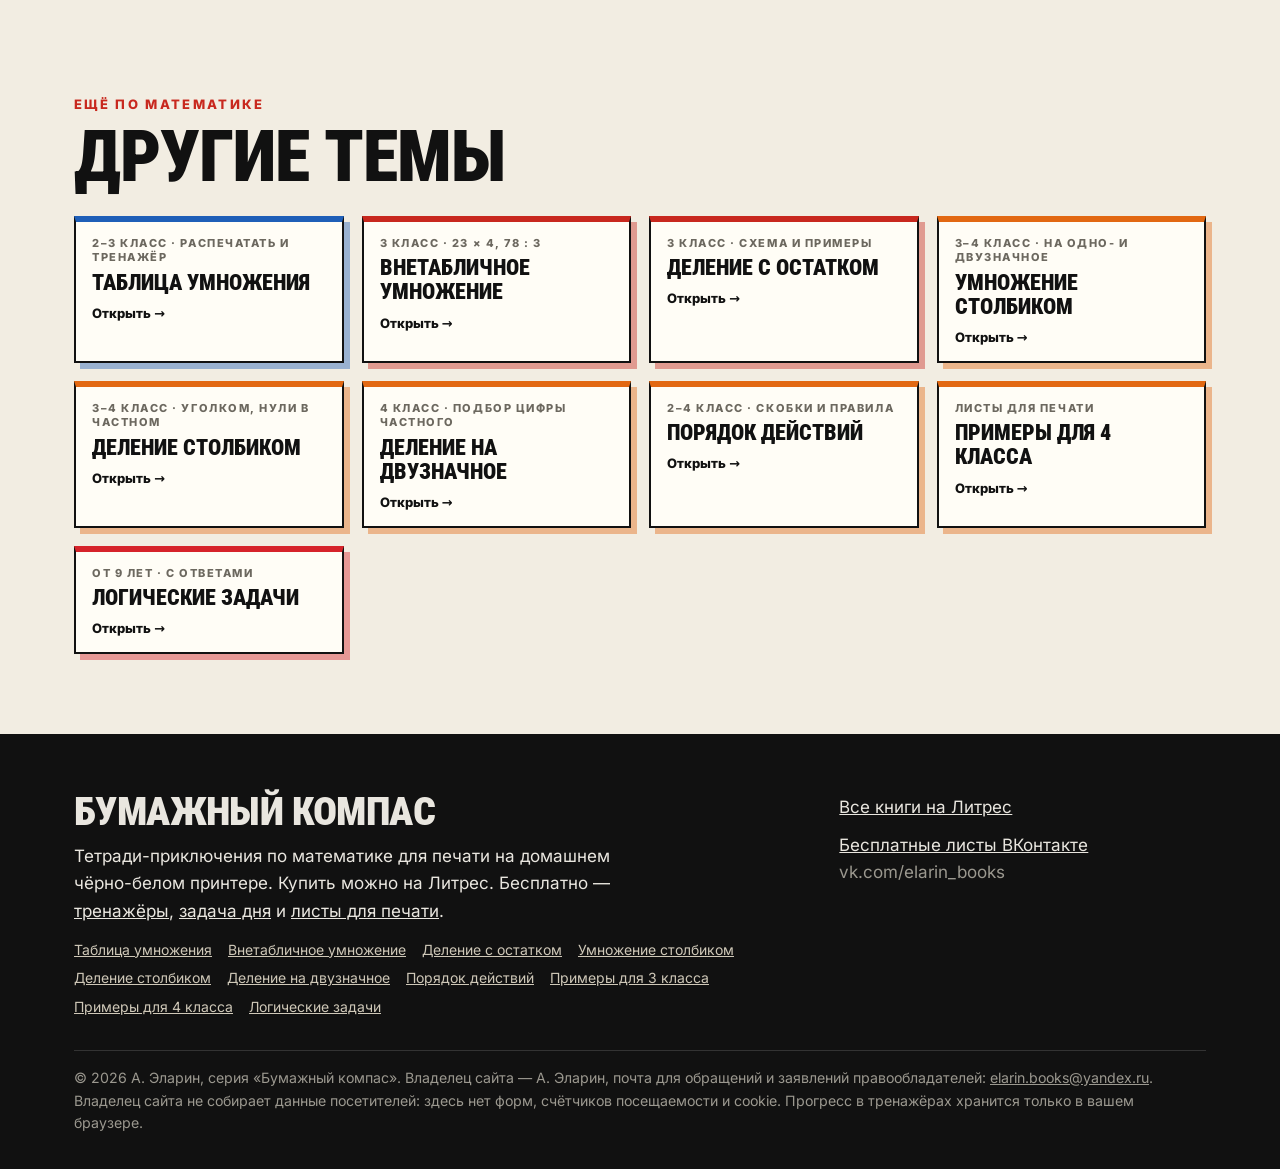
<file: primery-3-klass.html>
<!DOCTYPE html>
<html lang="ru">
<head>
<meta charset="utf-8">
<meta name="viewport" content="width=device-width, initial-scale=1">
<title>Примеры по математике для 3 класса: распечатать бесплатно — таблица, внетабличное, остаток</title>
<meta name="description" content="Бесплатные примеры по математике для 3 класса на листе A4: таблица умножения, внетабличное умножение и деление, деление с остатком, порядок действий. Новый вариант одним нажатием.">
<link rel="canonical" href="https://paper-compass.github.io/primery-3-klass.html">
<meta property="og:type" content="article">
<meta property="og:site_name" content="Бумажный компас">
<meta property="og:title" content="Примеры по математике для 3 класса: распечатать бесплатно — таблица, внетабличное, остаток">
<meta property="og:description" content="Бесплатные примеры по математике для 3 класса на листе A4: таблица умножения, внетабличное умножение и деление, деление с остатком, порядок действий. Новый вариант одним нажатием.">
<meta property="og:url" content="https://paper-compass.github.io/primery-3-klass.html">
<meta property="og:image" content="https://paper-compass.github.io/img/og.jpg">
<meta property="og:image:width" content="1200">
<meta property="og:image:height" content="630">
<meta name="twitter:card" content="summary_large_image">
<meta name="theme-color" content="#0d1426">
<link rel="icon" href="favicon.svg" type="image/svg+xml">
<link rel="preload" href="fonts/roboto-condensed-cyrillic-900-normal.woff2" as="font" type="font/woff2" crossorigin>
<link rel="preload" href="fonts/inter-cyrillic-400-normal.woff2" as="font" type="font/woff2" crossorigin>
<link rel="stylesheet" href="topic.css?v=0caefae9">
</head>
<body style="--c:#c8281e;--d:#0d1426">
<header class="top"><div class="wrap"><a class="brand" href="./" aria-label="Бумажный компас — на главную"><svg viewBox="0 0 40 40" aria-hidden="true"><g transform="translate(20 20)"><polygon points="0,-19 4,-4 0,0 -4,-4" fill="#d6232a"/><polygon points="0,19 4,4 0,0 -4,4" fill="#1f5fb8"/><polygon points="19,0 4,4 0,0 4,-4" fill="currentColor"/><polygon points="-19,0 -4,4 0,0 -4,-4" fill="currentColor"/></g></svg>БУМАЖНЫЙ КОМПАС</a><nav aria-label="Разделы"><a href="./#library">Истории</a><a href="./#train">Тренажёры</a><a href="./#sheets">Листы</a><a href="./#topics">Темы</a><a href="./#daily">Задача дня</a><a href="./#journal">Журнал</a></nav><details class="mnav"><summary>Меню</summary><div><a href="./#library">Истории</a><a href="./#train">Тренажёры</a><a href="./#sheets">Листы</a><a href="./#topics">Темы</a><a href="./#daily">Задача дня</a><a href="./#journal">Журнал</a><a href="./">На главную</a></div></details></div></header>
<main>
<section class="hero"><div class="bg" style="background-image:url(img/bg/s-sea-map.webp)"></div><div class="wrap"><div class="txt">
<nav class="crumbs" aria-label="Вы здесь"><a href="./">Бумажный компас</a><span>›</span><a href="./#topics">Темы</a><span>›</span>Примеры для 3 класса</nav>
<div class="eyebrow">3 класс · листы для печати</div><h1>Примеры для 3 класса</h1><p class="lead">Лист примеров на A4 за секунду: таблица, внетабличное умножение и деление, деление с остатком, порядок действий. Ответы внизу вверх ногами, каждый вариант — новый.</p>
<div class="btns"><a class="btn" href="#list">Лист для печати</a><a class="btn ghost" href="./#train-table" data-goal="trainer">Тренажёр «Туман-Забывака»</a></div>
</div><div class="figs" aria-hidden="true"><img src="h/rumb-front.webp" alt="" width="810" height="900"><img src="h/miron-book.webp" alt="" width="303" height="900"></div></div></section>
<section class="sec" id="list"><div class="wrap"><div class="eyebrow">Бесплатно</div><h2>Собрать лист</h2><div class="prose"><p>По умолчанию — смесь тем 3 класса. Тему можно выбрать в списке, количество примеров — 12, 20 или 30.</p></div><div class="sheets sheetbox" data-topics="g3,mix,out2,outdiv,rem,order" data-topic="g3" data-n="20" data-seed="982331"><form class="ctl" onsubmit="return false"><label>Тема<select id="st"><option value="g3" selected>Примеры: 3 класс</option><option value="mix">Таблица: умножение и деление</option><option value="out2">Внетабличное умножение</option><option value="outdiv">Внетабличное деление</option><option value="rem">Деление с остатком</option><option value="order">Порядок действий</option></select></label><fieldset><legend>Примеров</legend><div class="chips"><button type="button" data-k="12" aria-pressed="false">12</button><button type="button" data-k="20" aria-pressed="true">20</button><button type="button" data-k="30" aria-pressed="false">30</button></div></fieldset><label>Секретное слово <small>— ответы сложатся в него</small><input id="sw" maxlength="14" placeholder="например, КОМПАС" autocomplete="off"></label><label>Для кого <small>— необязательно</small><input id="sname" maxlength="30" autocomplete="off"></label><label class="ck"><input type="checkbox" id="sa" checked> Ответы внизу листа, вверх ногами</label><div class="row2"><button class="btn" type="button" id="snew">Новый вариант</button><button class="btn ghost" type="button" id="sprint">Печать</button></div><p class="small" id="snote">Печать открывает системное окно — там же лист можно сохранить в PDF.</p></form><div><p class="zoomhint">Нажмите на лист, чтобы рассмотреть его в полный размер.</p><div class="paper" style="height:1123px"><div class="sheet"><header><div class="sb"><svg viewBox="0 0 40 40" aria-hidden="true"><g transform="translate(20 20)"><polygon points="0,-19 4,-4 0,0 -4,-4" fill="#d6232a"/><polygon points="0,19 4,4 0,0 -4,4" fill="#1f5fb8"/><polygon points="19,0 4,4 0,0 4,-4" fill="#111"/><polygon points="-19,0 -4,4 0,0 -4,-4" fill="#111"/></g></svg><span>Бумажный компас</span></div><div class="sl">Лист-тренажёр</div></header><h2>Примеры: 3 класс</h2><div class="fill"><span>Имя: <i></i></span><span>Дата: <i></i></span><span>Верно: <i></i> из 20</span></div><ol class="ex" style="columns:2"><li><span>70 : 5 = </span><i></i></li><li><span>35 : 7 = </span><i></i></li><li><span>2 × 8 = </span><i></i></li><li><span>6 × 7 − 27 : 3 = </span><i></i></li><li><span>20 × 4 = </span><i></i></li><li><span>7 × 9 = </span><i></i></li><li><span>28 : 4 = </span><i></i></li><li><span>10 : 5 = </span><i></i></li><li><span>17 × 3 = </span><i></i></li><li><span>36 : 3 = </span><i></i></li><li><span>27 : 9 = </span><i></i></li><li><span>20 × 2 = </span><i></i></li><li><span>20 × 3 = </span><i></i></li><li><span>36 : 9 = </span><i></i></li><li><span>90 : 6 = </span><i></i></li><li><span>2 × 6 = </span><i></i></li><li><span>42 : 6 = </span><i></i></li><li><span>9 × 3 = </span><i></i></li><li><span>12 × 2 = </span><i></i></li><li><span>6 × (9 − 5) + 60 = </span><i></i></li></ol><div class="answers"><b>Ответы:</b> 1) 14; 2) 5; 3) 16; 4) 33; 5) 80; 6) 63; 7) 7; 8) 2; 9) 51; 10) 12; 11) 3; 12) 40; 13) 60; 14) 4; 15) 15; 16) 12; 17) 7; 18) 27; 19) 24; 20) 84</div><footer>Бумажный компас · тетради-приключения по математике</footer></div></div></div></div></div></section><section class="sec" id="program"><div class="wrap"><div class="eyebrow">Что проходят</div><h2>Темы 3 класса</h2><div class="prose"><p>По учебнику Моро («Школа России») в 3 классе ребёнок:</p><ul><li>доучивает <a href="tablica-umnozheniya.html">таблицу умножения и деления</a>;</li><li>осваивает <a href="vnetablichnoe-umnozhenie.html">внетабличное умножение и деление</a> в пределах 100;</li><li>учится <a href="delenie-s-ostatkom.html">делить с остатком</a>;</li><li>решает выражения в несколько действий — <a href="poryadok-dejstvij.html">порядок действий</a>;</li><li>в конце года начинает <a href="umnozhenie-stolbikom.html">умножать</a> и <a href="delenie-stolbikom.html">делить столбиком</a> на однозначное число.</li></ul><p>В других программах порядок тем может отличаться.</p></div><div class="cards"><div class="card"><h3>Один лист — одно занятие</h3><p>Двадцать примеров — короткое занятие. Если ребёнок устаёт, выберите 12.</p></div><div class="card"><h3>Проверка сам себе</h3><p>Ответы напечатаны внизу листа вверх ногами — ребёнок может проверить себя сам.</p></div><div class="card"><h3>Игра вместо проверки</h3><p>Впишите секретное слово — ответы сложатся в него. Если слово не читается, где-то ошибка.</p></div><div class="card"><h3>Трудное — отдельно</h3><p>Если ошибки в одной теме, соберите лист только по ней: тему можно выбрать в списке.</p></div></div></div></section><section class="sec" id="train"><div class="wrap"><div class="eyebrow">Онлайн</div><h2>Тренажёры</h2><div class="tiles"><a class="tile" style="--c:#1f5fb8" href="./#train-table" data-goal="trainer"><small>2–3 класс · бесплатно</small><h3>Туман-Забывака</h3><p>Таблица умножения и деления. Чаще спрашивает то, что ещё не выучено.</p><img src="h/tyuk-proud.webp" alt="" width="540" height="900" loading="lazy" decoding="async"><span class="go">Начать →</span></a><a class="tile" style="--c:#c8281e" href="./#train-rem" data-goal="trainer"><small>3 класс · бесплатно</small><h3>Остаток</h3><p>Найдите частное и остаток — и не дайте остатку оказаться больше делителя.</p><img src="h/grach-lens.webp" alt="" width="374" height="900" loading="lazy" decoding="async"><span class="go">Начать →</span></a><a class="tile" style="--c:#1f5fb8" href="./#train-tyuk" data-goal="trainer"><small>2–4 класс · бесплатно</small><h3>Ошибка Тюка</h3><p>Верно или нет? Найдите ошибку в записи и исправьте её.</p><img src="h/tyuk-oops.webp" alt="" width="524" height="900" loading="lazy" decoding="async"><span class="go">Начать →</span></a><a class="tile" style="--c:#d6232a" href="./#daily" data-goal="trainer"><small>2–4 класс · бесплатно</small><h3>Задача дня</h3><p>Каждый день новая задача в несколько действий — с подсказкой и решением.</p><img src="h/rumb-point.webp" alt="" width="827" height="900" loading="lazy" decoding="async"><span class="go">Начать →</span></a></div></div></section><section class="sec" id="book"><div class="wrap"><div class="eyebrow">Тетради для 3 класса</div><h2>Серия «Бумажный компас»</h2><div class="book" style="--bc:#c8281e" data-url="https://www.litres.ru/book/a-elarin-34117204/vnetablichnoe-umnozhenie-i-delenie-biuro-nereshionnykh-del-74689524/"><div class="cov"><img src="img/cover-b2.webp" alt="Обложка: Внетабличное умножение и деление: Бюро нерешённых дел" width="700" height="989" loading="lazy" decoding="async"></div><div class="body"><div class="head"><small>Тетрадь серии «Бумажный компас» · 3 класс · 8–10 лет</small><h3>Внетабличное умножение и деление: Бюро нерешённых дел</h3></div><ul><li>15 дел, 60 занятий по 15 минут: внетабличное умножение и деление в пределах 100</li><li>Деление с остатком, умножение в столбик и деление уголком</li><li>Шифры, слежка по карте, проявка улик — ответ проверяется по ходу игры</li><li>Ответы на отрезной полоске и в конце; PDF A4 для домашнего принтера</li></ul><div class="btns"><a class="btn" href="https://www.litres.ru/book/a-elarin-34117204/vnetablichnoe-umnozhenie-i-delenie-biuro-nereshionnykh-del-74689524/" data-goal="litres" rel="noopener">Посмотреть на Литрес</a><a class="btn ghost" href="./#story-bureau">Познакомиться с героями</a></div><p class="fine">На Литрес можно бесплатно полистать начало книги.</p></div><div class="leaf"><div class="eyebrow">Полистать книгу</div><div class="leafs"><a class="pg" href="img/pg/b2-1.webp" data-pg="0"><img src="img/pg/b2-1.webp" alt="Страница 4 книги «Внетабличное умножение и деление: Бюро нерешённых дел»" width="900" height="1273" loading="lazy" decoding="async"><span>стр. 4</span></a><a class="pg" href="img/pg/b2-2.webp" data-pg="1"><img src="img/pg/b2-2.webp" alt="Страница 7 книги «Внетабличное умножение и деление: Бюро нерешённых дел»" width="900" height="1273" loading="lazy" decoding="async"><span>стр. 7</span></a><a class="pg" href="img/pg/b2-3.webp" data-pg="2"><img src="img/pg/b2-3.webp" alt="Страница 11 книги «Внетабличное умножение и деление: Бюро нерешённых дел»" width="900" height="1273" loading="lazy" decoding="async"><span>стр. 11</span></a><a class="pg" href="img/pg/b2-4.webp" data-pg="3"><img src="img/pg/b2-4.webp" alt="Страница 15 книги «Внетабличное умножение и деление: Бюро нерешённых дел»" width="900" height="1273" loading="lazy" decoding="async"><span>стр. 15</span></a></div><p class="leafnote">Четыре страницы из книги. Целиком — на Литрес.</p></div></div><div class="book" style="--bc:#1f5fb8" data-url="https://www.litres.ru/book/a-elarin-34117204/tablitsa-umnozheniia-ekspeditsiia-po-arkhipelagu-sto-74669324/"><div class="cov"><img src="img/cover-b1.webp" alt="Обложка: Таблица умножения: экспедиция по Архипелагу Сто" width="700" height="989" loading="lazy" decoding="async"></div><div class="body"><div class="head"><small>Тетрадь серии «Бумажный компас» · 2–3 класс · 7–9 лет</small><h3>Таблица умножения: экспедиция по Архипелагу Сто</h3></div><ul><li>60 занятий по 15 минут: таблица умножения и деления без зубрёжки — через хитрости</li><li>Пароли, лабиринты и рисунки складываются из верных ответов — ошибку видно сразу</li><li>«Найди ошибку Тюка», задачи капитана, мини-проверка после каждой главы</li><li>Ответы на отрезной полоске и в конце; PDF A4 для домашнего чёрно-белого принтера</li></ul><div class="btns"><a class="btn" href="https://www.litres.ru/book/a-elarin-34117204/tablitsa-umnozheniia-ekspeditsiia-po-arkhipelagu-sto-74669324/" data-goal="litres" rel="noopener">Посмотреть на Литрес</a><a class="btn ghost" href="./#story-archipelago">Познакомиться с героями</a></div><p class="fine">На Литрес можно бесплатно полистать начало книги.</p></div><div class="leaf"><div class="eyebrow">Полистать книгу</div><div class="leafs"><a class="pg" href="img/pg/b1-1.webp" data-pg="0"><img src="img/pg/b1-1.webp" alt="Страница 5 книги «Таблица умножения: экспедиция по Архипелагу Сто»" width="900" height="1273" loading="lazy" decoding="async"><span>стр. 5</span></a><a class="pg" href="img/pg/b1-2.webp" data-pg="1"><img src="img/pg/b1-2.webp" alt="Страница 9 книги «Таблица умножения: экспедиция по Архипелагу Сто»" width="900" height="1273" loading="lazy" decoding="async"><span>стр. 9</span></a><a class="pg" href="img/pg/b1-3.webp" data-pg="2"><img src="img/pg/b1-3.webp" alt="Страница 10 книги «Таблица умножения: экспедиция по Архипелагу Сто»" width="900" height="1273" loading="lazy" decoding="async"><span>стр. 10</span></a><a class="pg" href="img/pg/b1-4.webp" data-pg="3"><img src="img/pg/b1-4.webp" alt="Страница 19 книги «Таблица умножения: экспедиция по Архипелагу Сто»" width="900" height="1273" loading="lazy" decoding="async"><span>стр. 19</span></a></div><p class="leafnote">Четыре страницы из книги. Целиком — на Литрес.</p></div></div></div></section><section class="sec" id="faq"><div class="wrap"><div class="eyebrow">Вопросы родителей</div><h2>Коротко о главном</h2><div class="faq"><details open><summary>Сколько примеров давать за раз?</summary><p>Ориентир — 12–20 примеров. Лучше короткое занятие каждый день, чем длинное раз в неделю.</p></details><details><summary>Листы правда бесплатные?</summary><p>Да, без регистрации. Каждый раз — новый вариант.</p></details><details><summary>Как сохранить лист в PDF?</summary><p>Нажмите «Печать» и выберите в окне печати «Сохранить как PDF».</p></details></div></div></section><section class="sec" id="more"><div class="wrap"><div class="eyebrow">Ещё по математике</div><h2>Другие темы</h2><div class="related"><a href="tablica-umnozheniya.html" style="--c:#1f5fb8"><small>2–3 класс · распечатать и тренажёр</small>Таблица умножения<span>Открыть →</span></a><a href="vnetablichnoe-umnozhenie.html" style="--c:#c8281e"><small>3 класс · 23 × 4, 78 : 3</small>Внетабличное умножение<span>Открыть →</span></a><a href="delenie-s-ostatkom.html" style="--c:#c8281e"><small>3 класс · схема и примеры</small>Деление с остатком<span>Открыть →</span></a><a href="umnozhenie-stolbikom.html" style="--c:#e26812"><small>3–4 класс · на одно- и двузначное</small>Умножение столбиком<span>Открыть →</span></a><a href="delenie-stolbikom.html" style="--c:#e26812"><small>3–4 класс · уголком, нули в частном</small>Деление столбиком<span>Открыть →</span></a><a href="delenie-na-dvuznachnoe.html" style="--c:#e26812"><small>4 класс · подбор цифры частного</small>Деление на двузначное<span>Открыть →</span></a><a href="poryadok-dejstvij.html" style="--c:#e26812"><small>2–4 класс · скобки и правила</small>Порядок действий<span>Открыть →</span></a><a href="primery-4-klass.html" style="--c:#e26812"><small>листы для печати</small>Примеры для 4 класса<span>Открыть →</span></a><a href="logicheskie-zadachi.html" style="--c:#d6232a"><small>от 9 лет · с ответами</small>Логические задачи<span>Открыть →</span></a></div></div></section>
</main>
<footer class="site"><div class="wrap"><div><h3>Бумажный компас</h3><p style="max-width:34em">Тетради-приключения по математике для печати на домашнем чёрно-белом принтере. Купить можно на Литрес. Бесплатно — <a href="./#train">тренажёры</a>, <a href="./#daily">задача дня</a> и <a href="./#sheets">листы для печати</a>.</p><nav class="tl" aria-label="Темы"><a href="tablica-umnozheniya.html">Таблица умножения</a><a href="vnetablichnoe-umnozhenie.html">Внетабличное умножение</a><a href="delenie-s-ostatkom.html">Деление с остатком</a><a href="umnozhenie-stolbikom.html">Умножение столбиком</a><a href="delenie-stolbikom.html">Деление столбиком</a><a href="delenie-na-dvuznachnoe.html">Деление на двузначное</a><a href="poryadok-dejstvij.html">Порядок действий</a><a href="primery-3-klass.html">Примеры для 3 класса</a><a href="primery-4-klass.html">Примеры для 4 класса</a><a href="logicheskie-zadachi.html">Логические задачи</a></nav></div><div><p><a href="https://www.litres.ru/author/a-elarin-34117204/" data-goal="litres">Все книги на Литрес</a></p><p><a href="https://vk.com/elarin_books">Бесплатные листы ВКонтакте</a><br><span style="color:#9b988f">vk.com/elarin_books</span></p></div><small>© 2026 А. Эларин, серия «Бумажный компас». Владелец сайта — А. Эларин, почта для обращений и заявлений правообладателей: <a href="mailto:elarin.books@yandex.ru">elarin.books@yandex.ru</a>.<br>Владелец сайта не собирает данные посетителей: здесь нет форм, счётчиков посещаемости и cookie. Прогресс в тренажёрах хранится только в вашем браузере.</small></div></footer>
<script src="mathcore.js?v=0f1c917d"></script>
<script src="topic.js?v=634390a7"></script>
</body>
</html>
</file>
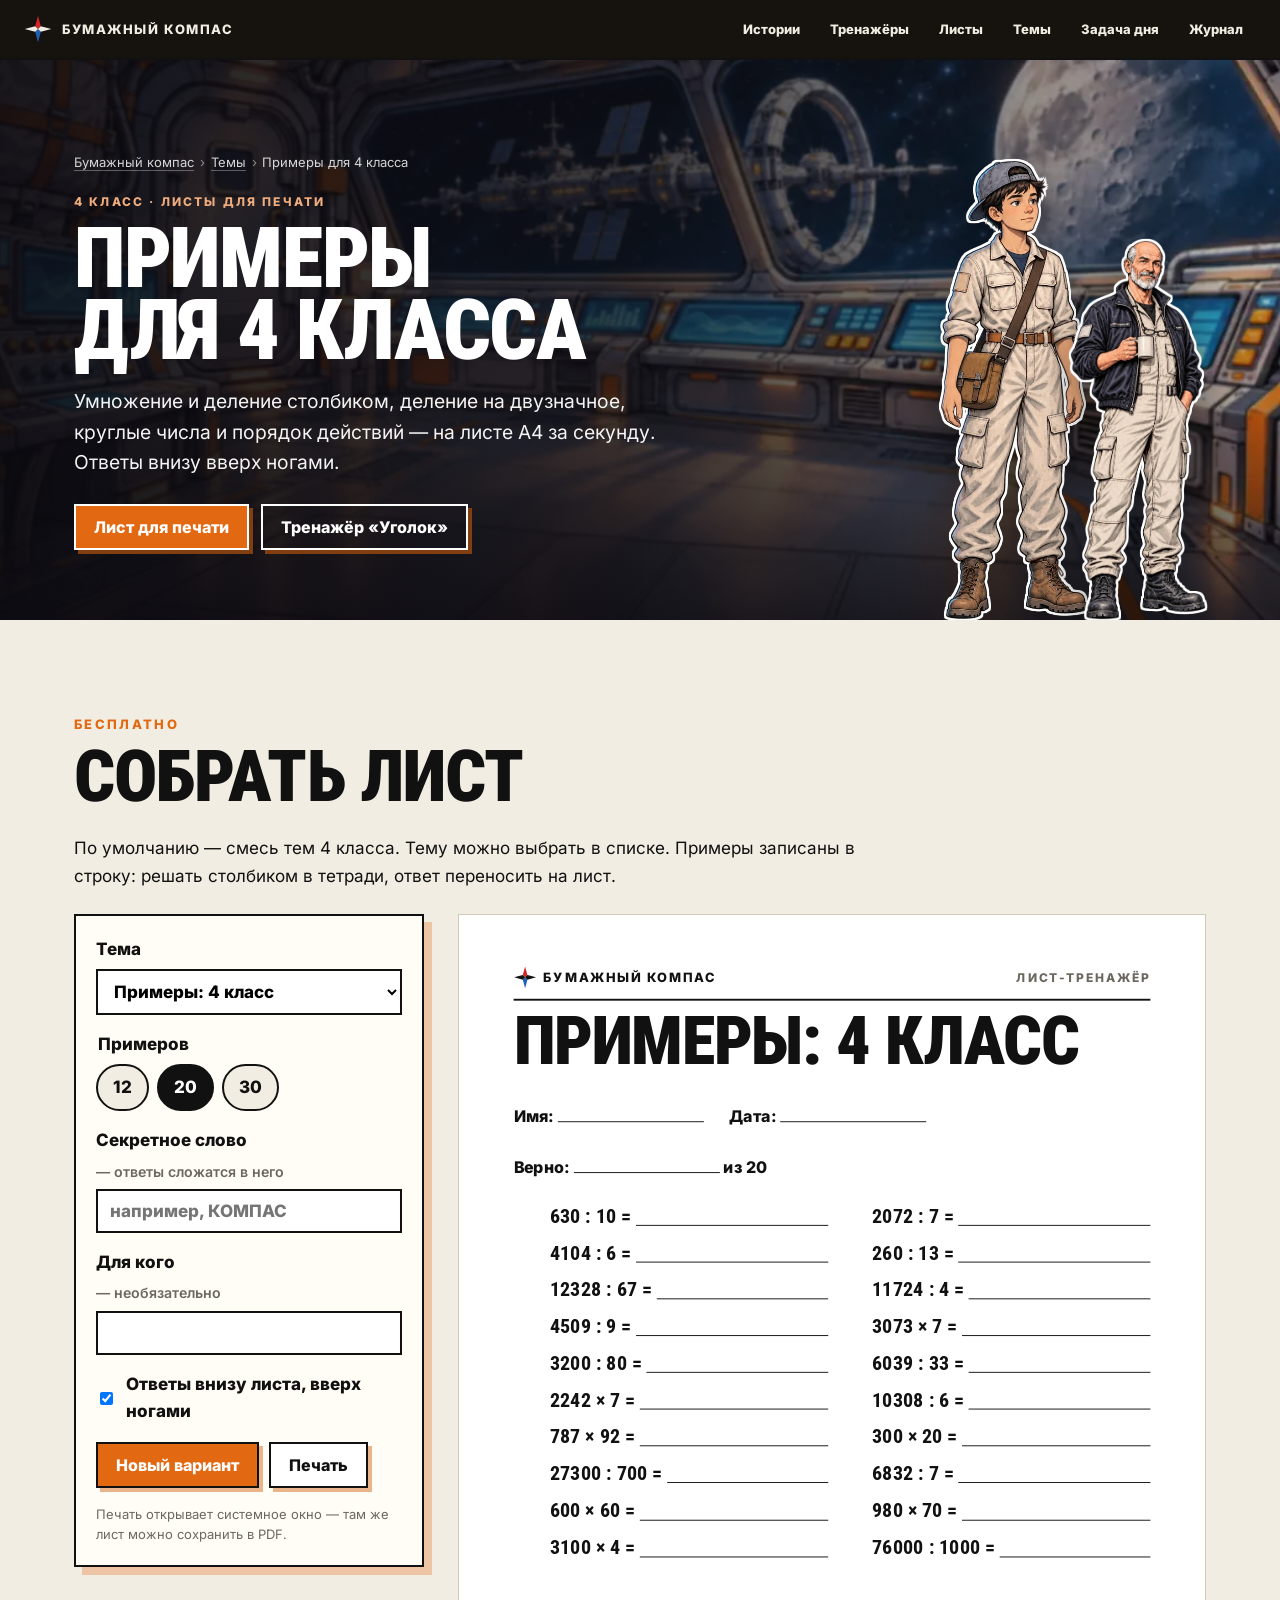
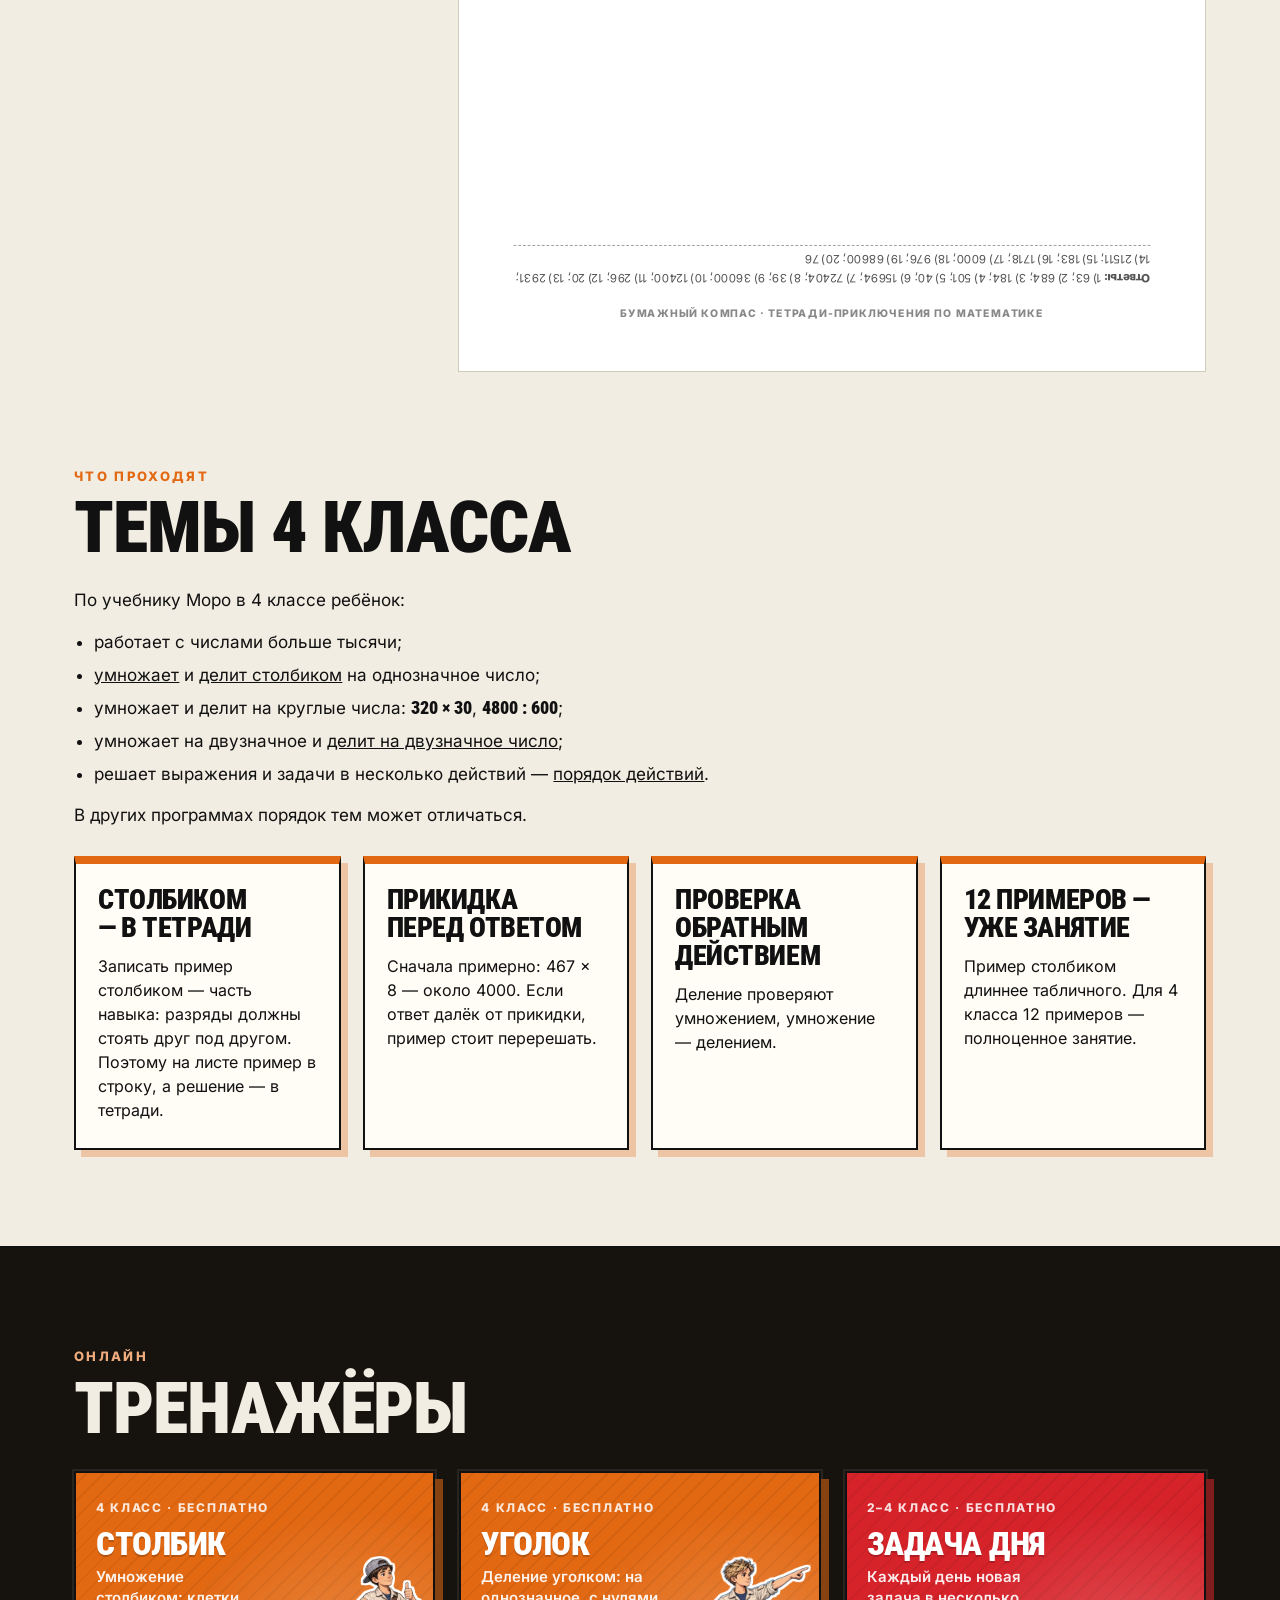
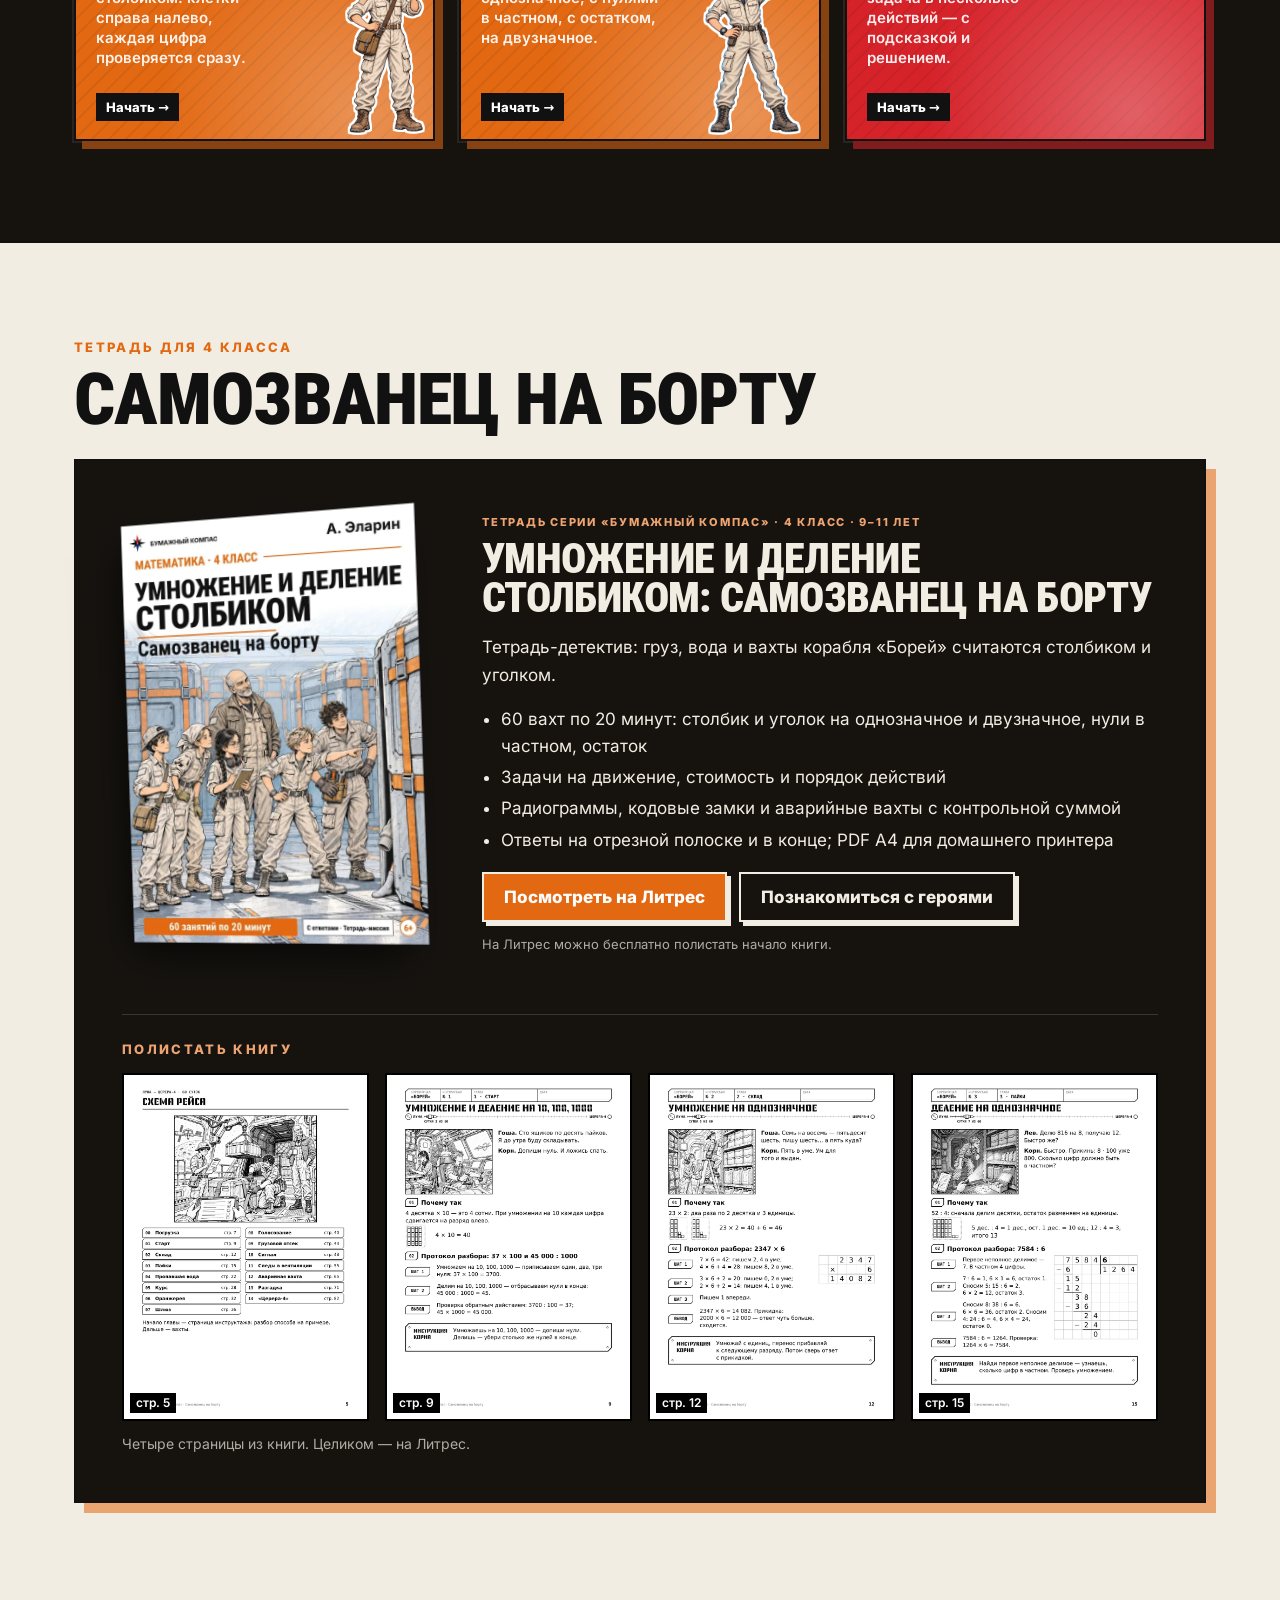
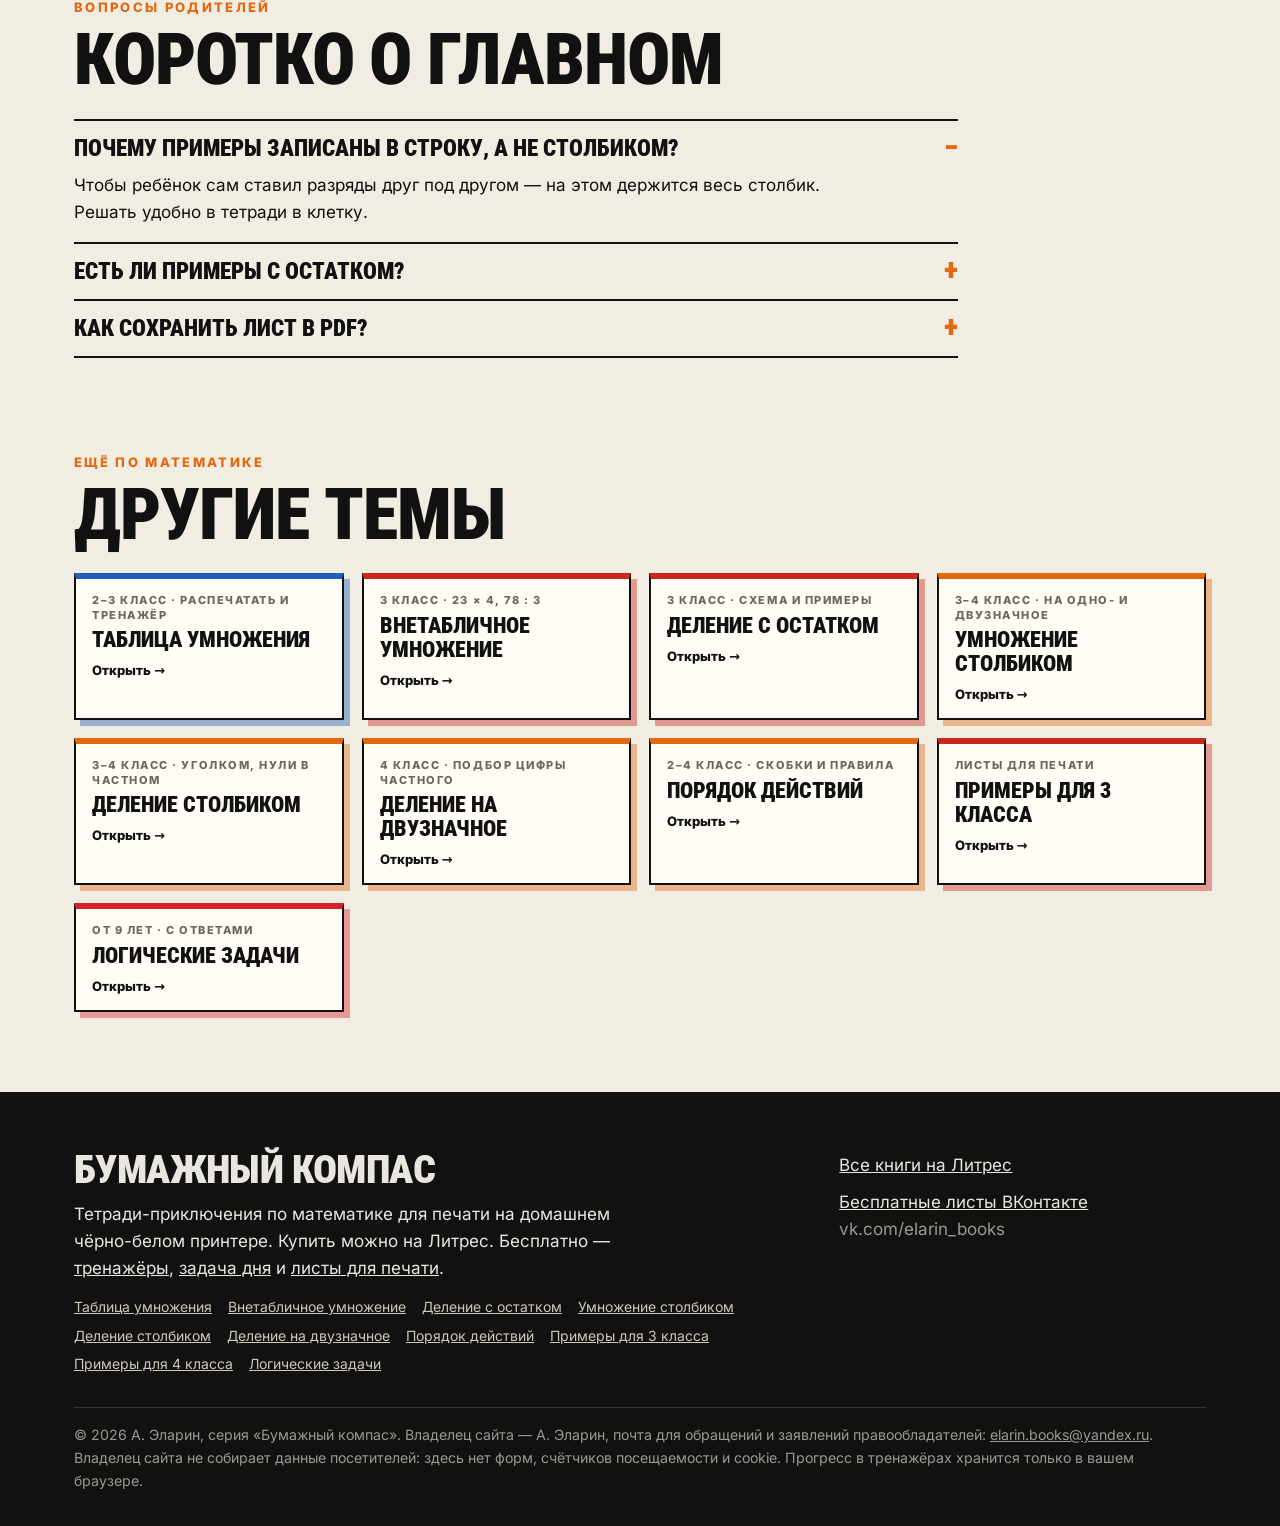
<file: primery-4-klass.html>
<!DOCTYPE html>
<html lang="ru">
<head>
<meta charset="utf-8">
<meta name="viewport" content="width=device-width, initial-scale=1">
<title>Примеры по математике для 4 класса: столбиком, на двузначное, порядок действий — распечатать</title>
<meta name="description" content="Бесплатные примеры для 4 класса на листе A4: умножение и деление столбиком, на двузначное число, круглые числа, порядок действий. Ответы на листе, новый вариант одним нажатием.">
<link rel="canonical" href="https://paper-compass.github.io/primery-4-klass.html">
<meta property="og:type" content="article">
<meta property="og:site_name" content="Бумажный компас">
<meta property="og:title" content="Примеры по математике для 4 класса: столбиком, на двузначное, порядок действий — распечатать">
<meta property="og:description" content="Бесплатные примеры для 4 класса на листе A4: умножение и деление столбиком, на двузначное число, круглые числа, порядок действий. Ответы на листе, новый вариант одним нажатием.">
<meta property="og:url" content="https://paper-compass.github.io/primery-4-klass.html">
<meta property="og:image" content="https://paper-compass.github.io/img/og.jpg">
<meta property="og:image:width" content="1200">
<meta property="og:image:height" content="630">
<meta name="twitter:card" content="summary_large_image">
<meta name="theme-color" content="#0b0a10">
<link rel="icon" href="favicon.svg" type="image/svg+xml">
<link rel="preload" href="fonts/roboto-condensed-cyrillic-900-normal.woff2" as="font" type="font/woff2" crossorigin>
<link rel="preload" href="fonts/inter-cyrillic-400-normal.woff2" as="font" type="font/woff2" crossorigin>
<link rel="stylesheet" href="topic.css?v=0caefae9">
</head>
<body style="--c:#e26812;--d:#0b0a10">
<header class="top"><div class="wrap"><a class="brand" href="./" aria-label="Бумажный компас — на главную"><svg viewBox="0 0 40 40" aria-hidden="true"><g transform="translate(20 20)"><polygon points="0,-19 4,-4 0,0 -4,-4" fill="#d6232a"/><polygon points="0,19 4,4 0,0 -4,4" fill="#1f5fb8"/><polygon points="19,0 4,4 0,0 4,-4" fill="currentColor"/><polygon points="-19,0 -4,4 0,0 -4,-4" fill="currentColor"/></g></svg>БУМАЖНЫЙ КОМПАС</a><nav aria-label="Разделы"><a href="./#library">Истории</a><a href="./#train">Тренажёры</a><a href="./#sheets">Листы</a><a href="./#topics">Темы</a><a href="./#daily">Задача дня</a><a href="./#journal">Журнал</a></nav><details class="mnav"><summary>Меню</summary><div><a href="./#library">Истории</a><a href="./#train">Тренажёры</a><a href="./#sheets">Листы</a><a href="./#topics">Темы</a><a href="./#daily">Задача дня</a><a href="./#journal">Журнал</a><a href="./">На главную</a></div></details></div></header>
<main>
<section class="hero"><div class="bg" style="background-image:url(img/bg/s-bridge.webp)"></div><div class="wrap"><div class="txt">
<nav class="crumbs" aria-label="Вы здесь"><a href="./">Бумажный компас</a><span>›</span><a href="./#topics">Темы</a><span>›</span>Примеры для 4 класса</nav>
<div class="eyebrow">4 класс · листы для печати</div><h1>Примеры для 4 класса</h1><p class="lead">Умножение и деление столбиком, деление на двузначное, круглые числа и порядок действий — на листе A4 за секунду. Ответы внизу вверх ногами.</p>
<div class="btns"><a class="btn" href="#list">Лист для печати</a><a class="btn ghost" href="./#train-corner" data-goal="trainer">Тренажёр «Уголок»</a></div>
</div><div class="figs" aria-hidden="true"><img src="h/gosha-stand.webp" alt="" width="290" height="900"><img src="h/korn-mug.webp" alt="" width="323" height="900"></div></div></section>
<section class="sec" id="list"><div class="wrap"><div class="eyebrow">Бесплатно</div><h2>Собрать лист</h2><div class="prose"><p>По умолчанию — смесь тем 4 класса. Тему можно выбрать в списке. Примеры записаны в строку: решать столбиком в тетради, ответ переносить на лист.</p></div><div class="sheets sheetbox" data-topics="g4,mul1,mul2,div1,div2,round,order" data-topic="g4" data-n="20" data-seed="990250"><form class="ctl" onsubmit="return false"><label>Тема<select id="st"><option value="g4" selected>Примеры: 4 класс</option><option value="mul1">Умножение столбиком</option><option value="mul2">Умножение на двузначное</option><option value="div1">Деление уголком</option><option value="div2">Деление на двузначное</option><option value="round">Круглые числа</option><option value="order">Порядок действий</option></select></label><fieldset><legend>Примеров</legend><div class="chips"><button type="button" data-k="12" aria-pressed="false">12</button><button type="button" data-k="20" aria-pressed="true">20</button><button type="button" data-k="30" aria-pressed="false">30</button></div></fieldset><label>Секретное слово <small>— ответы сложатся в него</small><input id="sw" maxlength="14" placeholder="например, КОМПАС" autocomplete="off"></label><label>Для кого <small>— необязательно</small><input id="sname" maxlength="30" autocomplete="off"></label><label class="ck"><input type="checkbox" id="sa" checked> Ответы внизу листа, вверх ногами</label><div class="row2"><button class="btn" type="button" id="snew">Новый вариант</button><button class="btn ghost" type="button" id="sprint">Печать</button></div><p class="small" id="snote">Печать открывает системное окно — там же лист можно сохранить в PDF.</p></form><div><p class="zoomhint">Нажмите на лист, чтобы рассмотреть его в полный размер.</p><div class="paper" style="height:1123px"><div class="sheet"><header><div class="sb"><svg viewBox="0 0 40 40" aria-hidden="true"><g transform="translate(20 20)"><polygon points="0,-19 4,-4 0,0 -4,-4" fill="#d6232a"/><polygon points="0,19 4,4 0,0 -4,4" fill="#1f5fb8"/><polygon points="19,0 4,4 0,0 4,-4" fill="#111"/><polygon points="-19,0 -4,4 0,0 -4,-4" fill="#111"/></g></svg><span>Бумажный компас</span></div><div class="sl">Лист-тренажёр</div></header><h2>Примеры: 4 класс</h2><div class="fill"><span>Имя: <i></i></span><span>Дата: <i></i></span><span>Верно: <i></i> из 20</span></div><ol class="ex" style="columns:2"><li><span>630 : 10 = </span><i></i></li><li><span>4104 : 6 = </span><i></i></li><li><span>12328 : 67 = </span><i></i></li><li><span>4509 : 9 = </span><i></i></li><li><span>3200 : 80 = </span><i></i></li><li><span>2242 × 7 = </span><i></i></li><li><span>787 × 92 = </span><i></i></li><li><span>27300 : 700 = </span><i></i></li><li><span>600 × 60 = </span><i></i></li><li><span>3100 × 4 = </span><i></i></li><li><span>2072 : 7 = </span><i></i></li><li><span>260 : 13 = </span><i></i></li><li><span>11724 : 4 = </span><i></i></li><li><span>3073 × 7 = </span><i></i></li><li><span>6039 : 33 = </span><i></i></li><li><span>10308 : 6 = </span><i></i></li><li><span>300 × 20 = </span><i></i></li><li><span>6832 : 7 = </span><i></i></li><li><span>980 × 70 = </span><i></i></li><li><span>76000 : 1000 = </span><i></i></li></ol><div class="answers"><b>Ответы:</b> 1) 63; 2) 684; 3) 184; 4) 501; 5) 40; 6) 15694; 7) 72404; 8) 39; 9) 36000; 10) 12400; 11) 296; 12) 20; 13) 2931; 14) 21511; 15) 183; 16) 1718; 17) 6000; 18) 976; 19) 68600; 20) 76</div><footer>Бумажный компас · тетради-приключения по математике</footer></div></div></div></div></div></section><section class="sec" id="program"><div class="wrap"><div class="eyebrow">Что проходят</div><h2>Темы 4 класса</h2><div class="prose"><p>По учебнику Моро в 4 классе ребёнок:</p><ul><li>работает с числами больше тысячи;</li><li><a href="umnozhenie-stolbikom.html">умножает</a> и <a href="delenie-stolbikom.html">делит столбиком</a> на однозначное число;</li><li>умножает и делит на круглые числа: <span class="math">320 × 30</span>, <span class="math">4800 : 600</span>;</li><li>умножает на двузначное и <a href="delenie-na-dvuznachnoe.html">делит на двузначное число</a>;</li><li>решает выражения и задачи в несколько действий — <a href="poryadok-dejstvij.html">порядок действий</a>.</li></ul><p>В других программах порядок тем может отличаться.</p></div><div class="cards"><div class="card"><h3>Столбиком — в тетради</h3><p>Записать пример столбиком — часть навыка: разряды должны стоять друг под другом. Поэтому на листе пример в строку, а решение — в тетради.</p></div><div class="card"><h3>Прикидка перед ответом</h3><p>Сначала примерно: 467 × 8 — около 4000. Если ответ далёк от прикидки, пример стоит перерешать.</p></div><div class="card"><h3>Проверка обратным действием</h3><p>Деление проверяют умножением, умножение — делением.</p></div><div class="card"><h3>12 примеров — уже занятие</h3><p>Пример столбиком длиннее табличного. Для 4 класса 12 примеров — полноценное занятие.</p></div></div></div></section><section class="sec" id="train"><div class="wrap"><div class="eyebrow">Онлайн</div><h2>Тренажёры</h2><div class="tiles"><a class="tile" style="--c:#e26812" href="./#train-column" data-goal="trainer"><small>4 класс · бесплатно</small><h3>Столбик</h3><p>Умножение столбиком: клетки справа налево, каждая цифра проверяется сразу.</p><img src="h/gosha-thumbs-up.webp" alt="" width="393" height="900" loading="lazy" decoding="async"><span class="go">Начать →</span></a><a class="tile" style="--c:#e26812" href="./#train-corner" data-goal="trainer"><small>4 класс · бесплатно</small><h3>Уголок</h3><p>Деление уголком: на однозначное, с нулями в частном, с остатком, на двузначное.</p><img src="h/lev-point.webp" alt="" width="531" height="900" loading="lazy" decoding="async"><span class="go">Начать →</span></a><a class="tile" style="--c:#d6232a" href="./#daily" data-goal="trainer"><small>2–4 класс · бесплатно</small><h3>Задача дня</h3><p>Каждый день новая задача в несколько действий — с подсказкой и решением.</p><img src="h/rumb-point.webp" alt="" width="827" height="900" loading="lazy" decoding="async"><span class="go">Начать →</span></a></div></div></section><section class="sec" id="book"><div class="wrap"><div class="eyebrow">Тетрадь для 4 класса</div><h2>Самозванец на борту</h2><div class="book" style="--bc:#e26812" data-url="https://www.litres.ru/book/a-elarin-34117204/umnozhenie-i-delenie-stolbikom-samozvanets-na-bortu-74718994/"><div class="cov"><img src="img/cover-b3.webp" alt="Обложка: Умножение и деление столбиком: Самозванец на борту" width="700" height="990" loading="lazy" decoding="async"></div><div class="body"><div class="head"><small>Тетрадь серии «Бумажный компас» · 4 класс · 9–11 лет</small><h3>Умножение и деление столбиком: Самозванец на борту</h3></div><p>Тетрадь-детектив: груз, вода и вахты корабля «Борей» считаются столбиком и уголком.</p><ul><li>60 вахт по 20 минут: столбик и уголок на однозначное и двузначное, нули в частном, остаток</li><li>Задачи на движение, стоимость и порядок действий</li><li>Радиограммы, кодовые замки и аварийные вахты с контрольной суммой</li><li>Ответы на отрезной полоске и в конце; PDF A4 для домашнего принтера</li></ul><div class="btns"><a class="btn" href="https://www.litres.ru/book/a-elarin-34117204/umnozhenie-i-delenie-stolbikom-samozvanets-na-bortu-74718994/" data-goal="litres" rel="noopener">Посмотреть на Литрес</a><a class="btn ghost" href="./#story-borey">Познакомиться с героями</a></div><p class="fine">На Литрес можно бесплатно полистать начало книги.</p></div><div class="leaf"><div class="eyebrow">Полистать книгу</div><div class="leafs"><a class="pg" href="img/pg/b3-1.webp" data-pg="0"><img src="img/pg/b3-1.webp" alt="Страница 5 книги «Умножение и деление столбиком: Самозванец на борту»" width="900" height="1273" loading="lazy" decoding="async"><span>стр. 5</span></a><a class="pg" href="img/pg/b3-2.webp" data-pg="1"><img src="img/pg/b3-2.webp" alt="Страница 9 книги «Умножение и деление столбиком: Самозванец на борту»" width="900" height="1273" loading="lazy" decoding="async"><span>стр. 9</span></a><a class="pg" href="img/pg/b3-3.webp" data-pg="2"><img src="img/pg/b3-3.webp" alt="Страница 12 книги «Умножение и деление столбиком: Самозванец на борту»" width="900" height="1273" loading="lazy" decoding="async"><span>стр. 12</span></a><a class="pg" href="img/pg/b3-4.webp" data-pg="3"><img src="img/pg/b3-4.webp" alt="Страница 15 книги «Умножение и деление столбиком: Самозванец на борту»" width="900" height="1273" loading="lazy" decoding="async"><span>стр. 15</span></a></div><p class="leafnote">Четыре страницы из книги. Целиком — на Литрес.</p></div></div></div></section><section class="sec" id="faq"><div class="wrap"><div class="eyebrow">Вопросы родителей</div><h2>Коротко о главном</h2><div class="faq"><details open><summary>Почему примеры записаны в строку, а не столбиком?</summary><p>Чтобы ребёнок сам ставил разряды друг под другом — на этом держится весь столбик. Решать удобно в тетради в клетку.</p></details><details><summary>Есть ли примеры с остатком?</summary><p>На листах 4 класса деление без остатка. Деление с остатком отдельно — на странице «Деление с остатком».</p></details><details><summary>Как сохранить лист в PDF?</summary><p>Нажмите «Печать» и выберите в окне печати «Сохранить как PDF».</p></details></div></div></section><section class="sec" id="more"><div class="wrap"><div class="eyebrow">Ещё по математике</div><h2>Другие темы</h2><div class="related"><a href="tablica-umnozheniya.html" style="--c:#1f5fb8"><small>2–3 класс · распечатать и тренажёр</small>Таблица умножения<span>Открыть →</span></a><a href="vnetablichnoe-umnozhenie.html" style="--c:#c8281e"><small>3 класс · 23 × 4, 78 : 3</small>Внетабличное умножение<span>Открыть →</span></a><a href="delenie-s-ostatkom.html" style="--c:#c8281e"><small>3 класс · схема и примеры</small>Деление с остатком<span>Открыть →</span></a><a href="umnozhenie-stolbikom.html" style="--c:#e26812"><small>3–4 класс · на одно- и двузначное</small>Умножение столбиком<span>Открыть →</span></a><a href="delenie-stolbikom.html" style="--c:#e26812"><small>3–4 класс · уголком, нули в частном</small>Деление столбиком<span>Открыть →</span></a><a href="delenie-na-dvuznachnoe.html" style="--c:#e26812"><small>4 класс · подбор цифры частного</small>Деление на двузначное<span>Открыть →</span></a><a href="poryadok-dejstvij.html" style="--c:#e26812"><small>2–4 класс · скобки и правила</small>Порядок действий<span>Открыть →</span></a><a href="primery-3-klass.html" style="--c:#c8281e"><small>листы для печати</small>Примеры для 3 класса<span>Открыть →</span></a><a href="logicheskie-zadachi.html" style="--c:#d6232a"><small>от 9 лет · с ответами</small>Логические задачи<span>Открыть →</span></a></div></div></section>
</main>
<footer class="site"><div class="wrap"><div><h3>Бумажный компас</h3><p style="max-width:34em">Тетради-приключения по математике для печати на домашнем чёрно-белом принтере. Купить можно на Литрес. Бесплатно — <a href="./#train">тренажёры</a>, <a href="./#daily">задача дня</a> и <a href="./#sheets">листы для печати</a>.</p><nav class="tl" aria-label="Темы"><a href="tablica-umnozheniya.html">Таблица умножения</a><a href="vnetablichnoe-umnozhenie.html">Внетабличное умножение</a><a href="delenie-s-ostatkom.html">Деление с остатком</a><a href="umnozhenie-stolbikom.html">Умножение столбиком</a><a href="delenie-stolbikom.html">Деление столбиком</a><a href="delenie-na-dvuznachnoe.html">Деление на двузначное</a><a href="poryadok-dejstvij.html">Порядок действий</a><a href="primery-3-klass.html">Примеры для 3 класса</a><a href="primery-4-klass.html">Примеры для 4 класса</a><a href="logicheskie-zadachi.html">Логические задачи</a></nav></div><div><p><a href="https://www.litres.ru/author/a-elarin-34117204/" data-goal="litres">Все книги на Литрес</a></p><p><a href="https://vk.com/elarin_books">Бесплатные листы ВКонтакте</a><br><span style="color:#9b988f">vk.com/elarin_books</span></p></div><small>© 2026 А. Эларин, серия «Бумажный компас». Владелец сайта — А. Эларин, почта для обращений и заявлений правообладателей: <a href="mailto:elarin.books@yandex.ru">elarin.books@yandex.ru</a>.<br>Владелец сайта не собирает данные посетителей: здесь нет форм, счётчиков посещаемости и cookie. Прогресс в тренажёрах хранится только в вашем браузере.</small></div></footer>
<script src="mathcore.js?v=0f1c917d"></script>
<script src="topic.js?v=634390a7"></script>
</body>
</html>
</file>
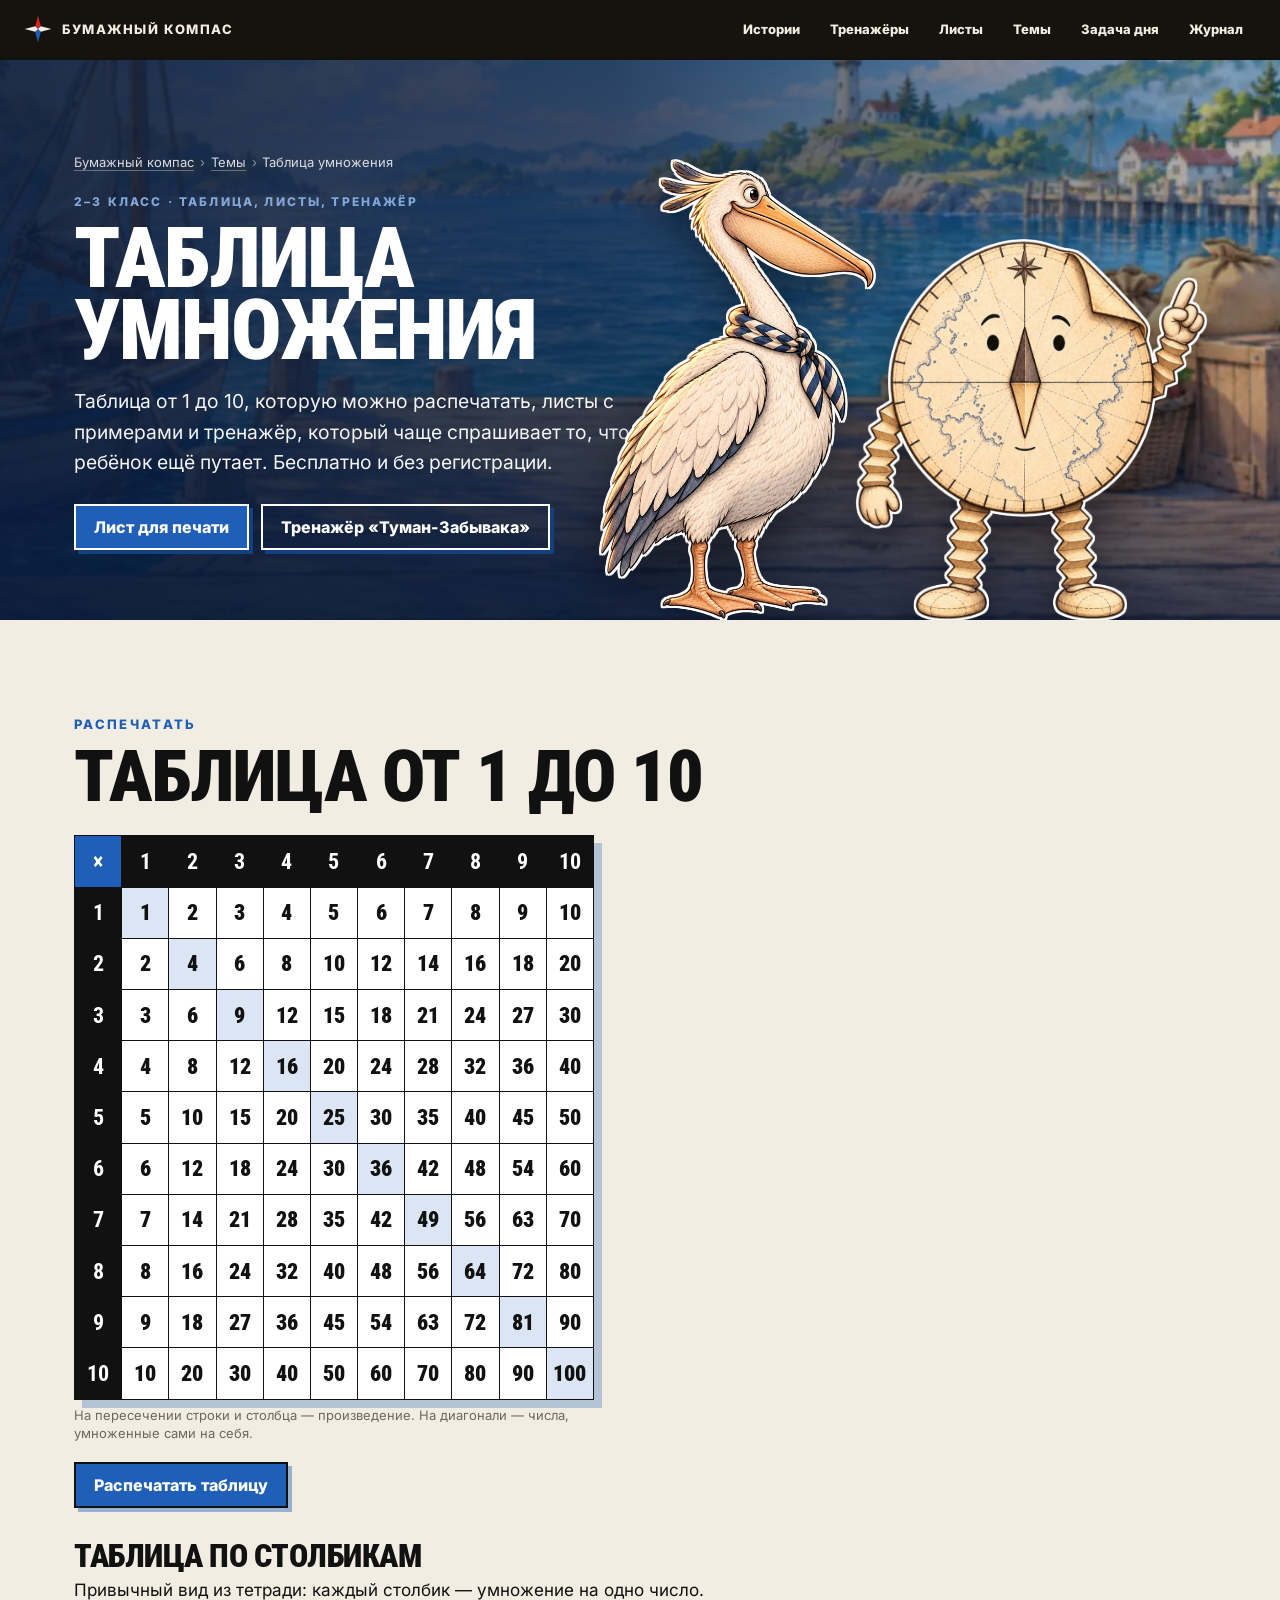
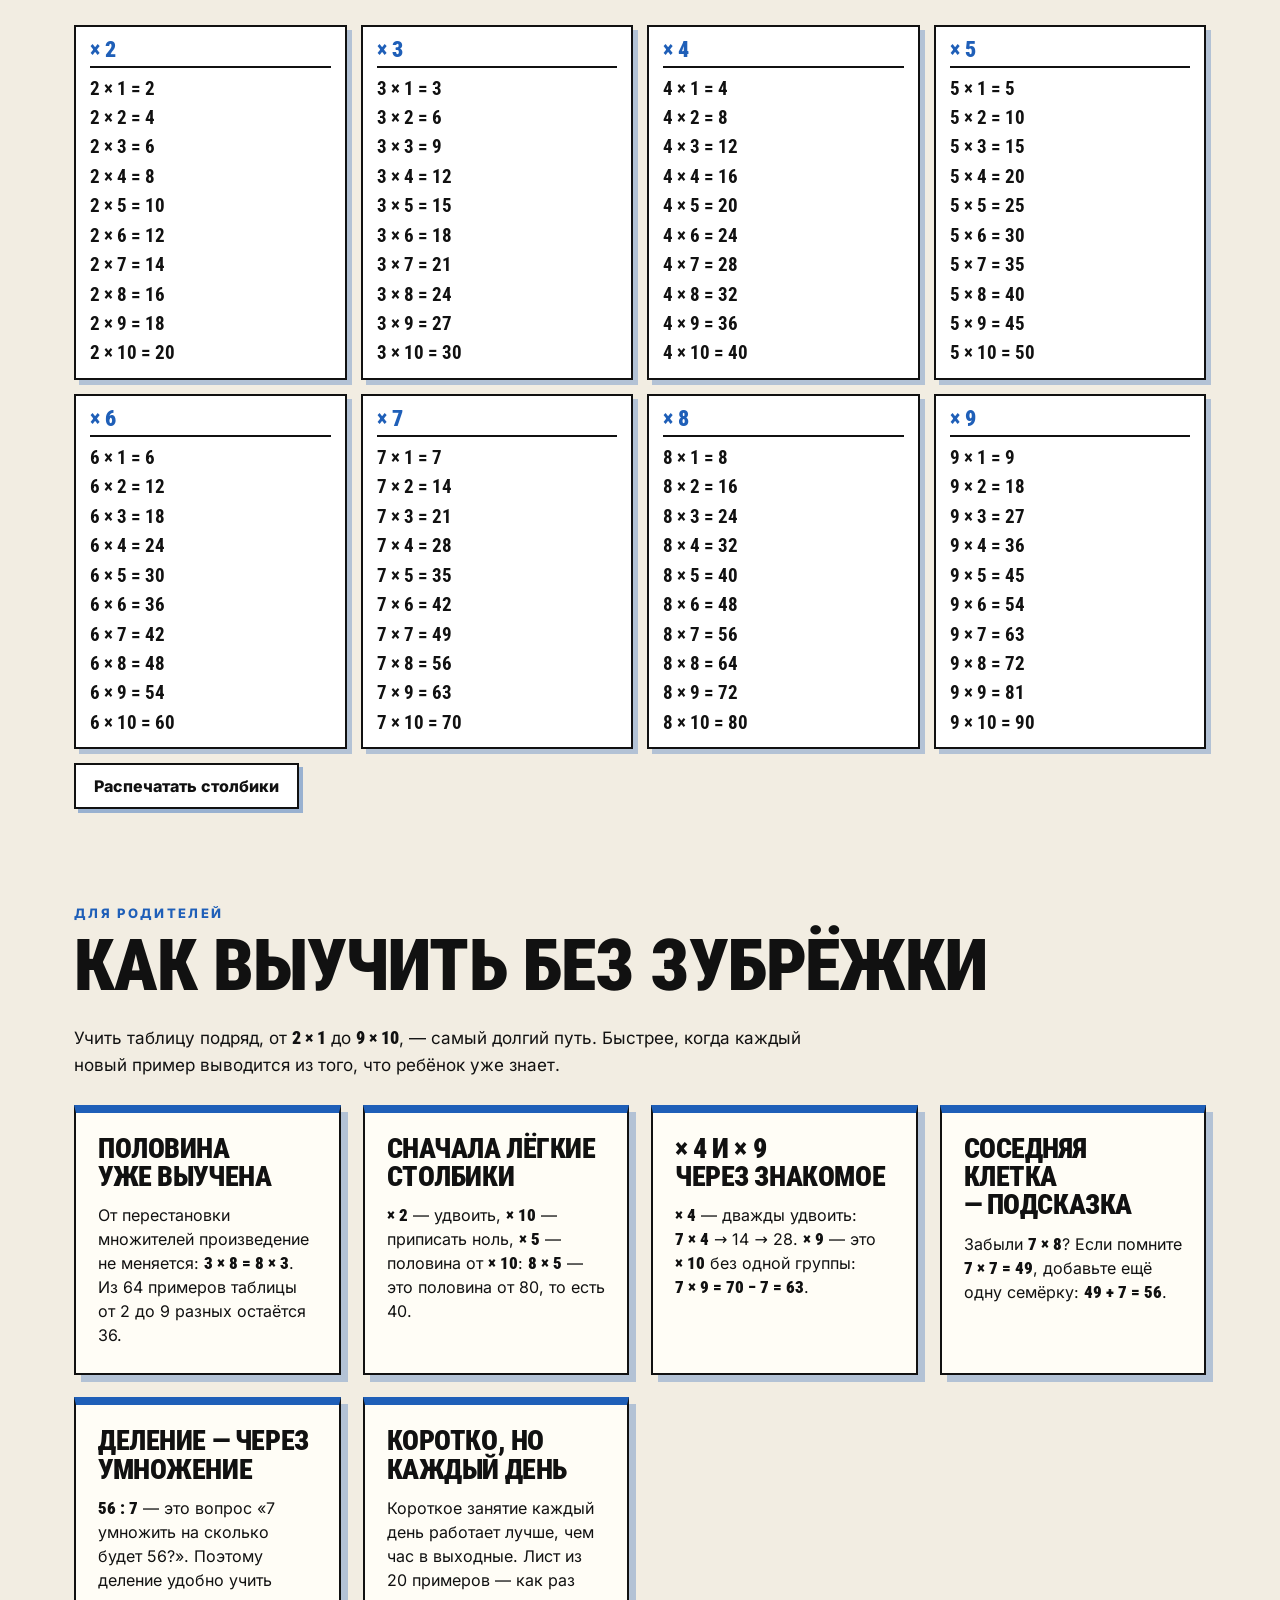
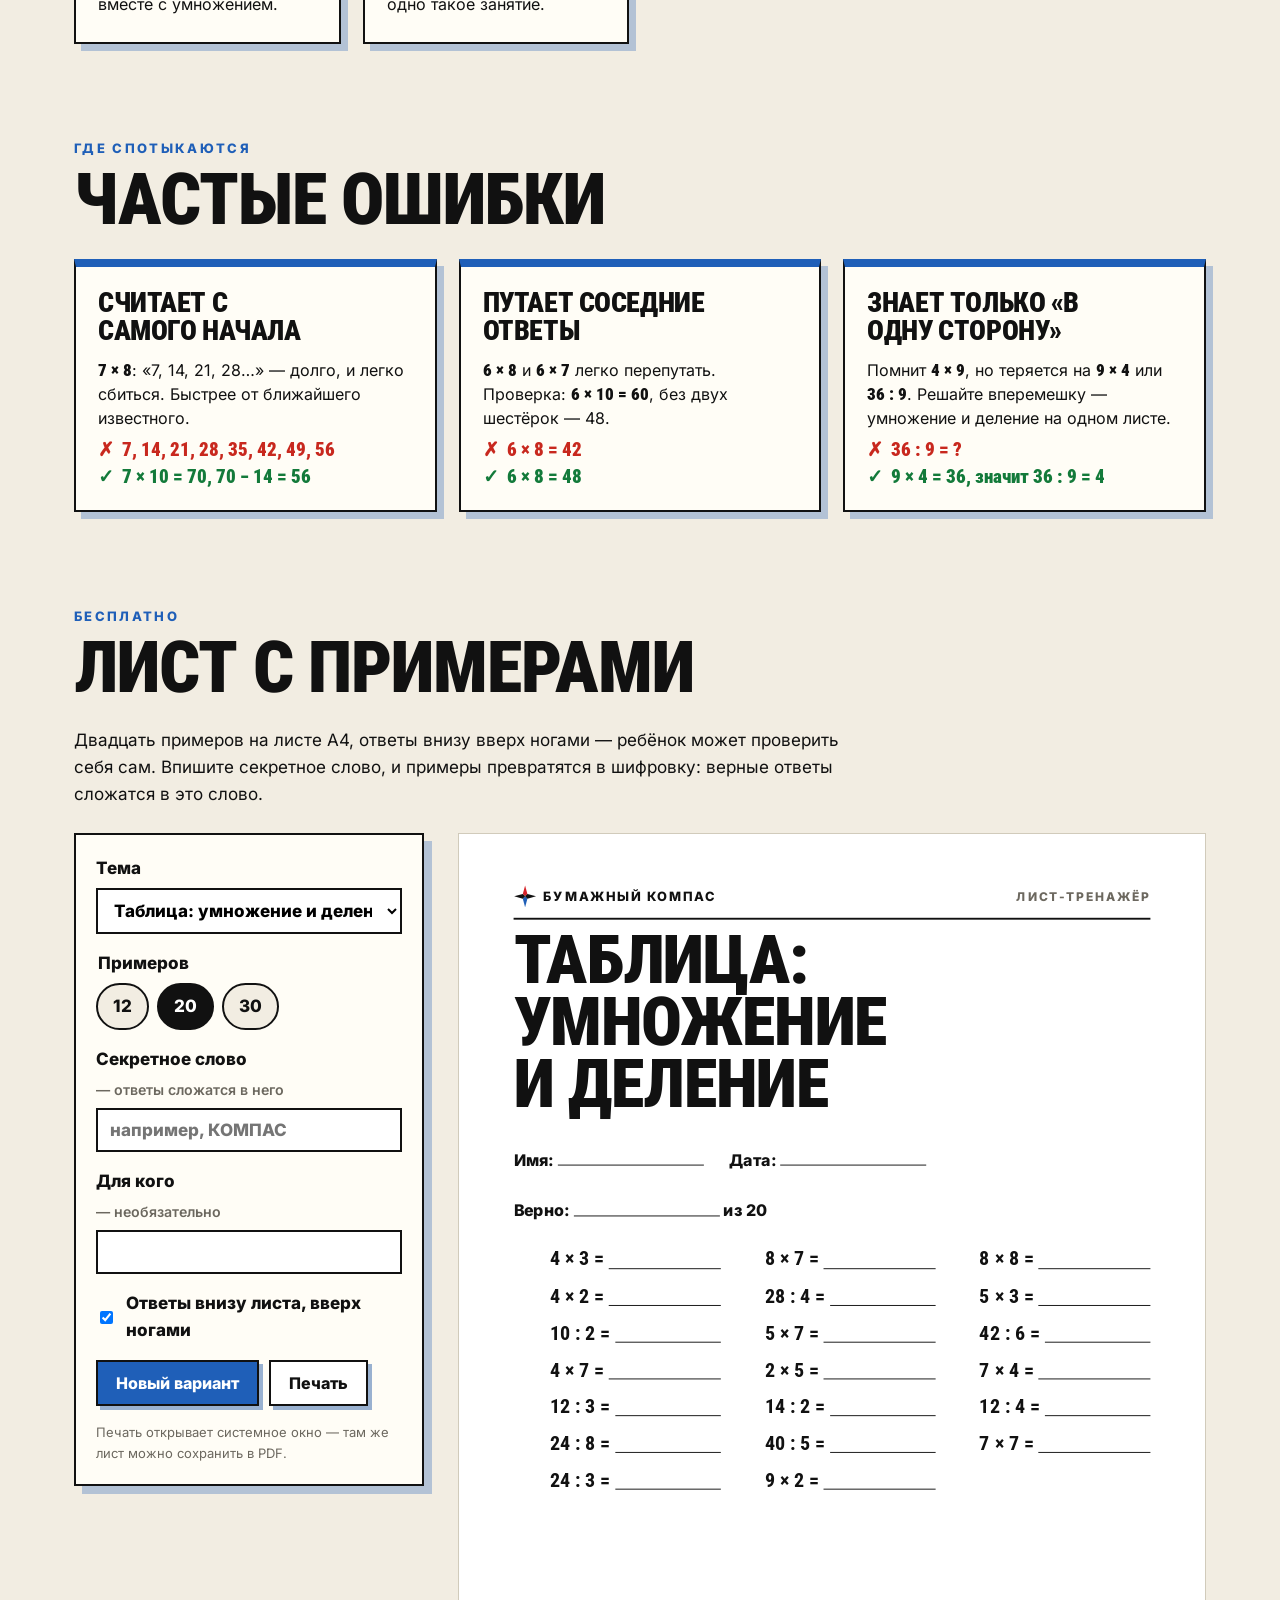
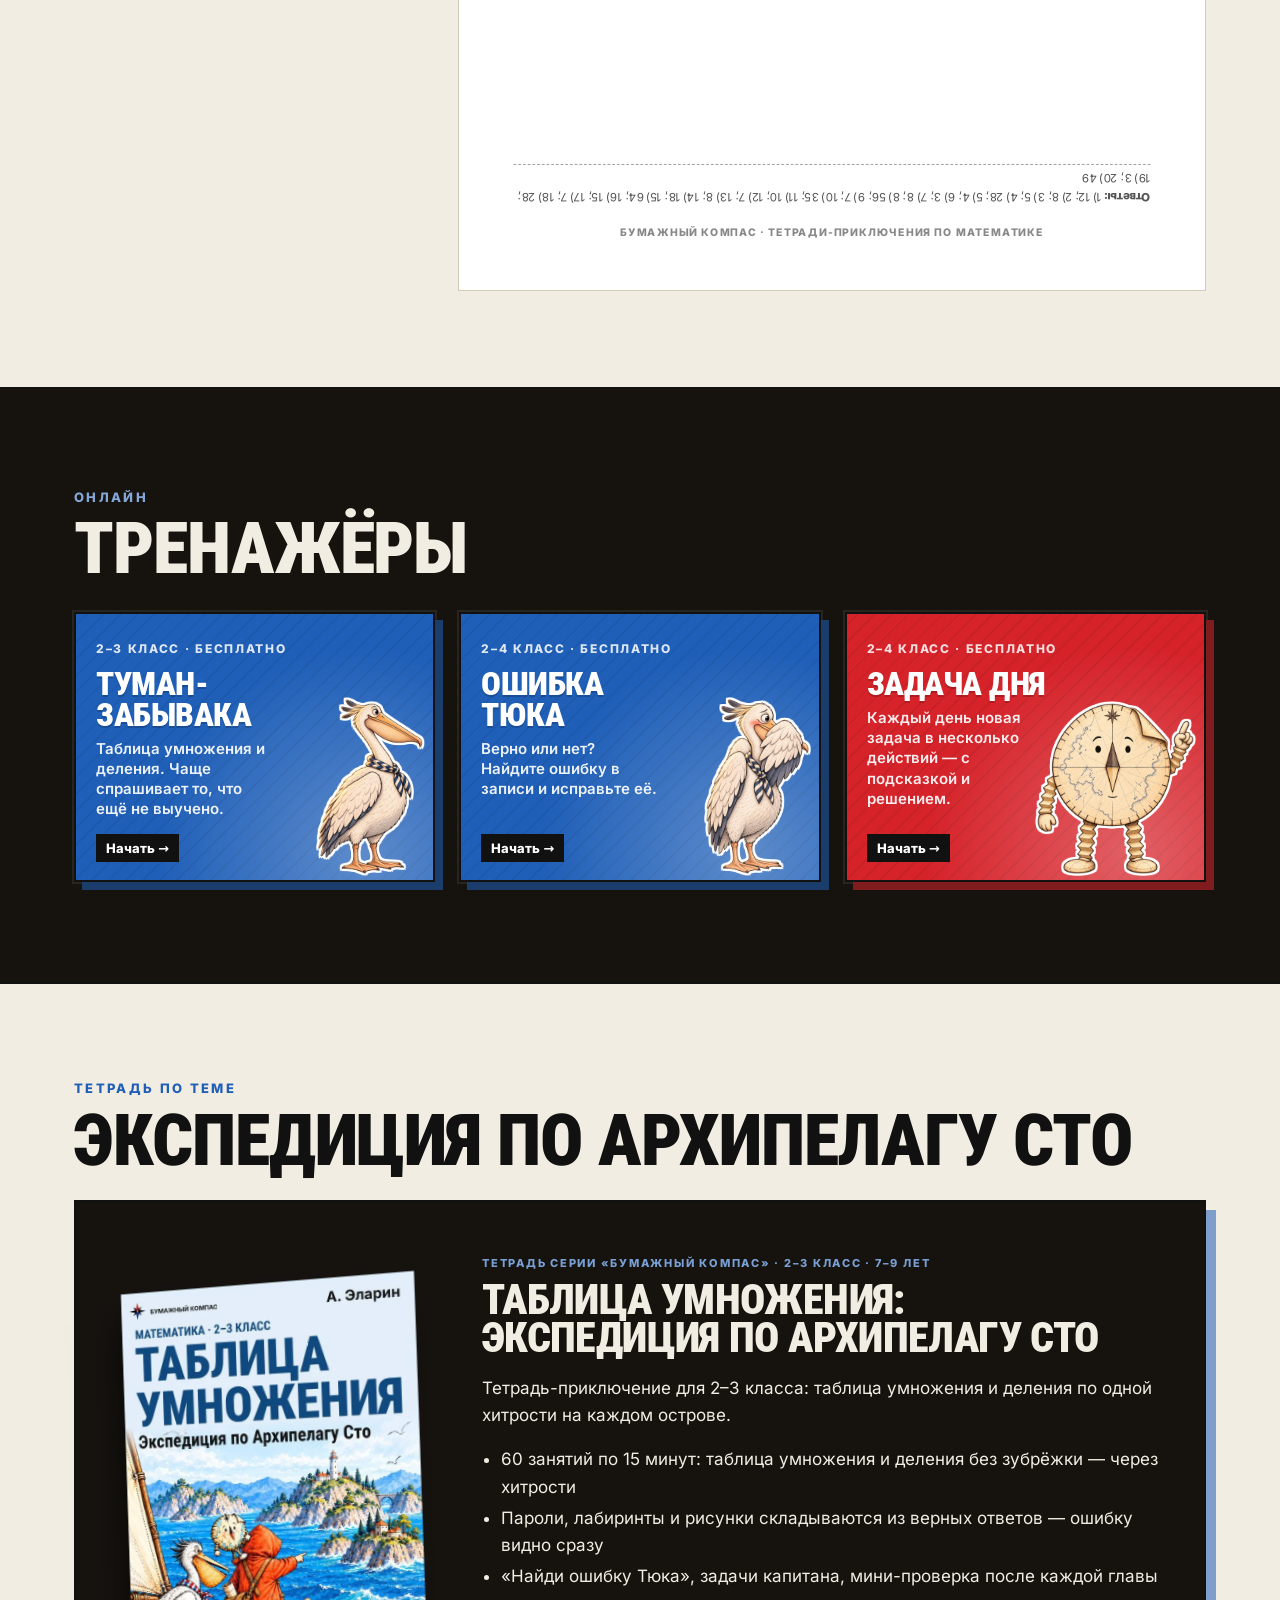
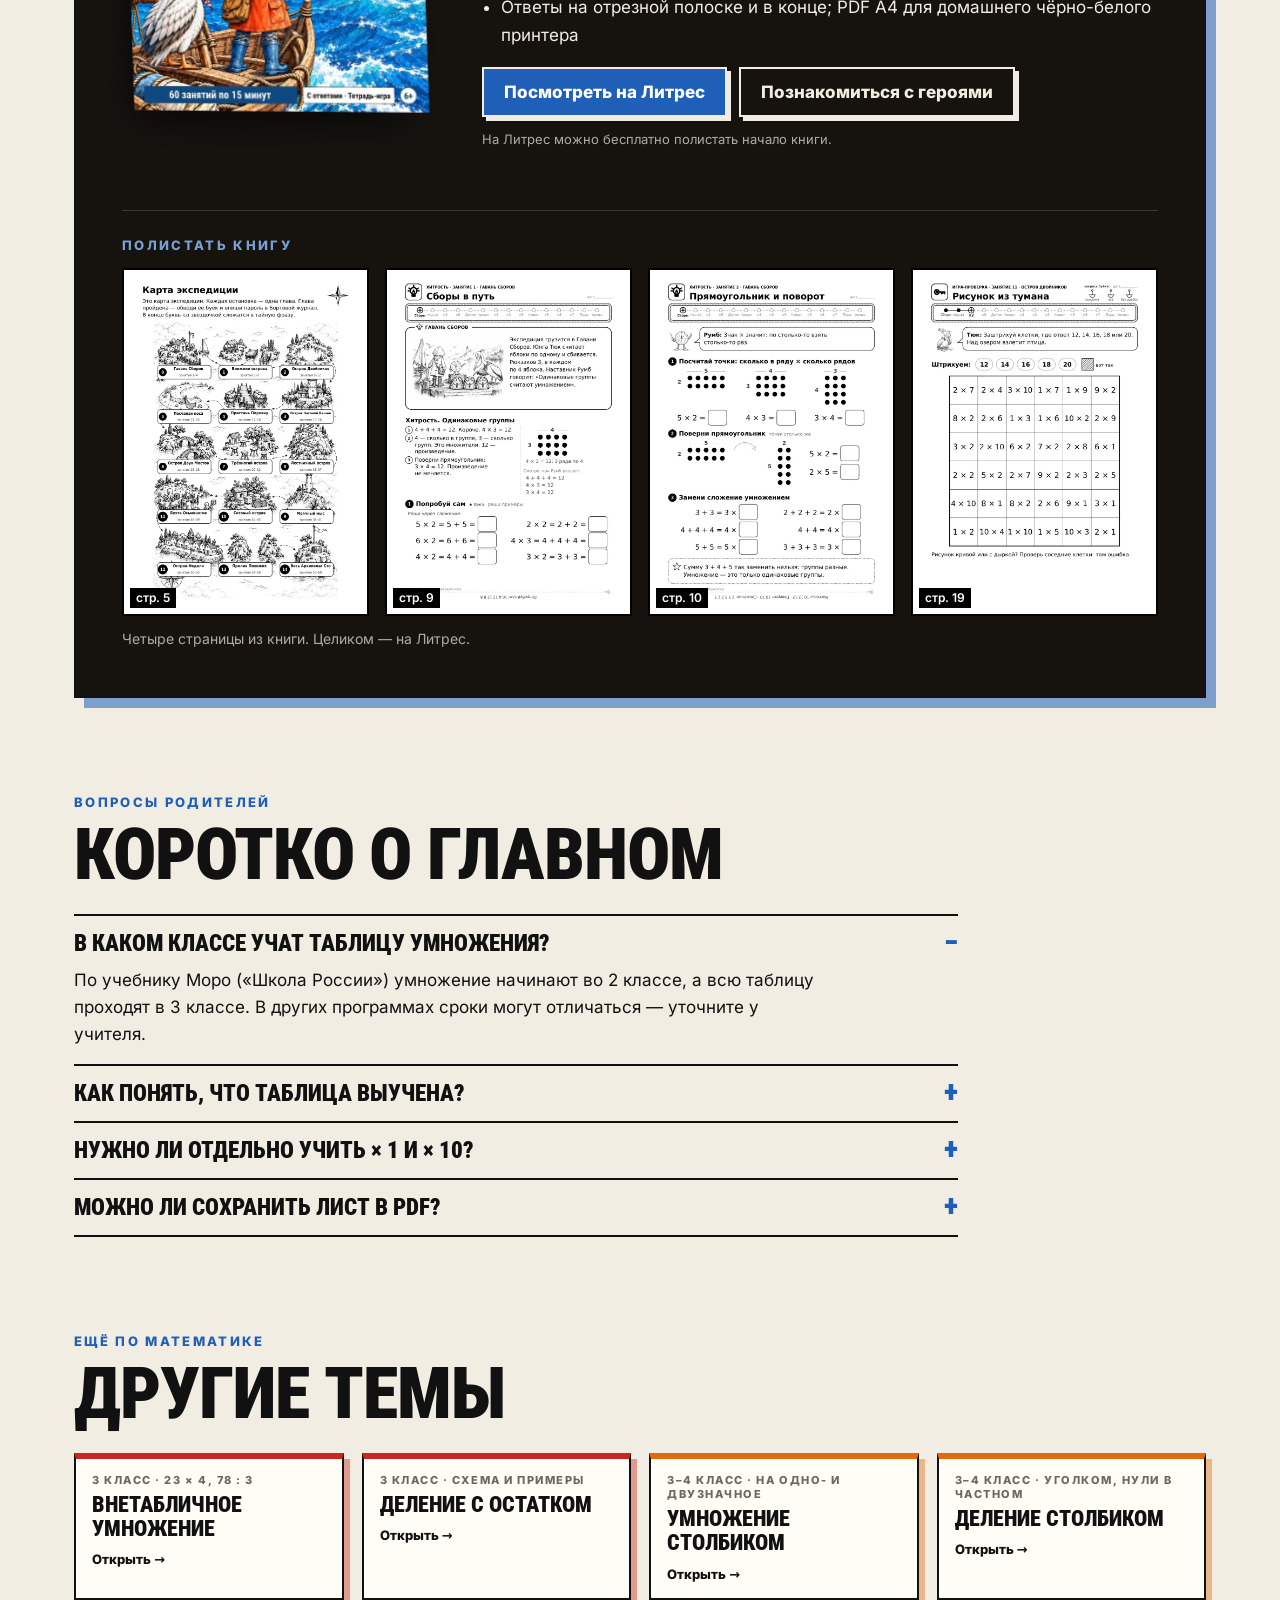
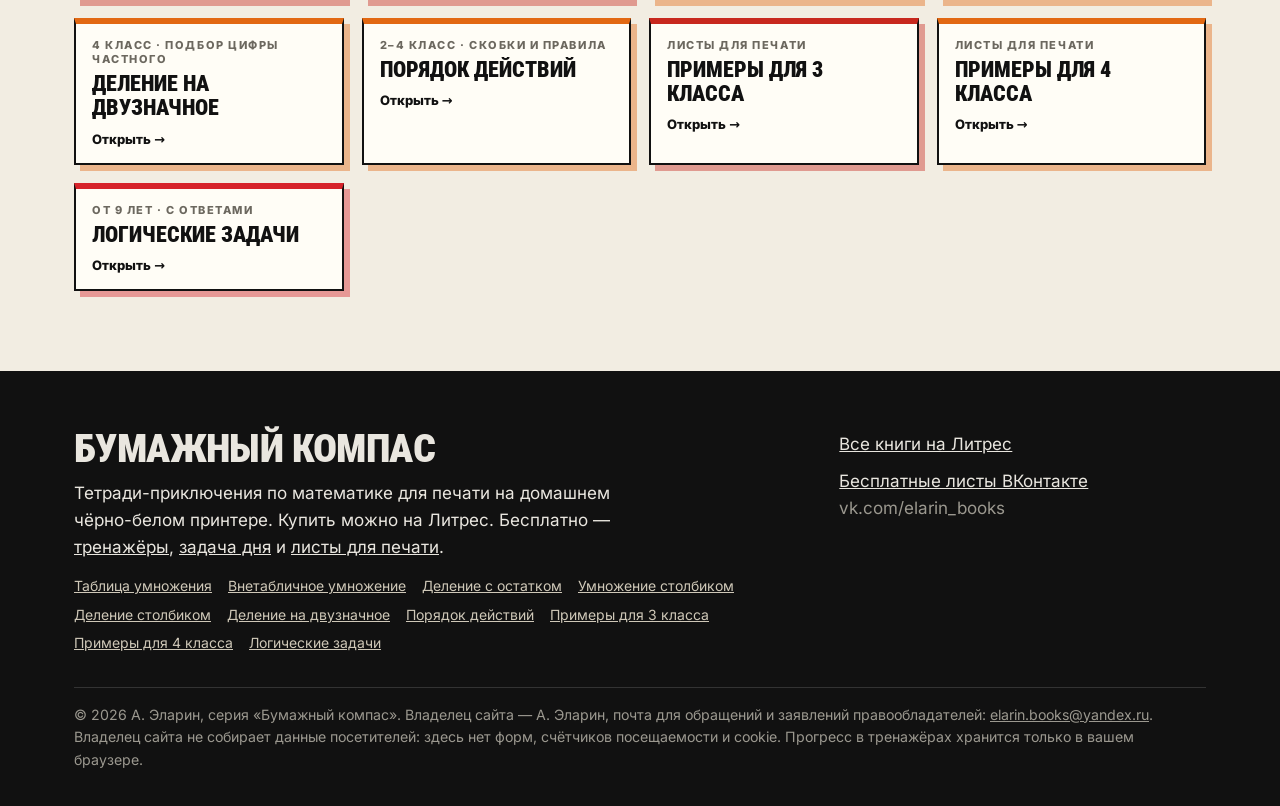
<file: tablica-umnozheniya.html>
<!DOCTYPE html>
<html lang="ru">
<head>
<meta charset="utf-8">
<meta name="viewport" content="width=device-width, initial-scale=1">
<title>Таблица умножения: распечатать, тренажёр онлайн и примеры — 2–3 класс</title>
<meta name="description" content="Таблица умножения от 1 до 10 для печати, бесплатные листы с примерами и шифровками, тренажёр онлайн. Как выучить таблицу без зубрёжки — советы для родителей.">
<link rel="canonical" href="https://paper-compass.github.io/tablica-umnozheniya.html">
<meta property="og:type" content="article">
<meta property="og:site_name" content="Бумажный компас">
<meta property="og:title" content="Таблица умножения: распечатать, тренажёр онлайн и примеры — 2–3 класс">
<meta property="og:description" content="Таблица умножения от 1 до 10 для печати, бесплатные листы с примерами и шифровками, тренажёр онлайн. Как выучить таблицу без зубрёжки — советы для родителей.">
<meta property="og:url" content="https://paper-compass.github.io/tablica-umnozheniya.html">
<meta property="og:image" content="https://paper-compass.github.io/img/og.jpg">
<meta property="og:image:width" content="1200">
<meta property="og:image:height" content="630">
<meta name="twitter:card" content="summary_large_image">
<meta name="theme-color" content="#081a3a">
<link rel="icon" href="favicon.svg" type="image/svg+xml">
<link rel="preload" href="fonts/roboto-condensed-cyrillic-900-normal.woff2" as="font" type="font/woff2" crossorigin>
<link rel="preload" href="fonts/inter-cyrillic-400-normal.woff2" as="font" type="font/woff2" crossorigin>
<link rel="stylesheet" href="topic.css?v=0caefae9">
</head>
<body style="--c:#1f5fb8;--d:#081a3a">
<header class="top"><div class="wrap"><a class="brand" href="./" aria-label="Бумажный компас — на главную"><svg viewBox="0 0 40 40" aria-hidden="true"><g transform="translate(20 20)"><polygon points="0,-19 4,-4 0,0 -4,-4" fill="#d6232a"/><polygon points="0,19 4,4 0,0 -4,4" fill="#1f5fb8"/><polygon points="19,0 4,4 0,0 4,-4" fill="currentColor"/><polygon points="-19,0 -4,4 0,0 -4,-4" fill="currentColor"/></g></svg>БУМАЖНЫЙ КОМПАС</a><nav aria-label="Разделы"><a href="./#library">Истории</a><a href="./#train">Тренажёры</a><a href="./#sheets">Листы</a><a href="./#topics">Темы</a><a href="./#daily">Задача дня</a><a href="./#journal">Журнал</a></nav><details class="mnav"><summary>Меню</summary><div><a href="./#library">Истории</a><a href="./#train">Тренажёры</a><a href="./#sheets">Листы</a><a href="./#topics">Темы</a><a href="./#daily">Задача дня</a><a href="./#journal">Журнал</a><a href="./">На главную</a></div></details></div></header>
<main>
<section class="hero"><div class="bg" style="background-image:url(img/bg/s-harbor.webp)"></div><div class="wrap"><div class="txt">
<nav class="crumbs" aria-label="Вы здесь"><a href="./">Бумажный компас</a><span>›</span><a href="./#topics">Темы</a><span>›</span>Таблица умножения</nav>
<div class="eyebrow">2–3 класс · таблица, листы, тренажёр</div><h1>Таблица умножения</h1><p class="lead">Таблица от 1 до 10, которую можно распечатать, листы с примерами и тренажёр, который чаще спрашивает то, что ребёнок ещё путает. Бесплатно и без регистрации.</p>
<div class="btns"><a class="btn" href="#list">Лист для печати</a><a class="btn ghost" href="./#train-table" data-goal="trainer">Тренажёр «Туман-Забывака»</a></div>
</div><div class="figs" aria-hidden="true"><img src="h/tyuk-proud.webp" alt="" width="540" height="900"><img src="h/rumb-point.webp" alt="" width="827" height="900"></div></div></section>
<section class="sec" id="table"><div class="wrap"><div class="eyebrow">Распечатать</div><h2>Таблица от 1 до 10</h2><div class="mtwrap" id="mt"><div class="ponly">Таблица умножения · Бумажный компас</div><table class="mtable"><caption class="small" style="caption-side:bottom;text-align:left;padding-top:6px">На пересечении строки и столбца — произведение. На диагонали — числа, умноженные сами на себя.</caption><thead><tr><th scope="col">×</th><th scope="col">1</th><th scope="col">2</th><th scope="col">3</th><th scope="col">4</th><th scope="col">5</th><th scope="col">6</th><th scope="col">7</th><th scope="col">8</th><th scope="col">9</th><th scope="col">10</th></tr></thead><tbody><tr><th scope="row">1</th><td class="sq">1</td><td>2</td><td>3</td><td>4</td><td>5</td><td>6</td><td>7</td><td>8</td><td>9</td><td>10</td></tr><tr><th scope="row">2</th><td>2</td><td class="sq">4</td><td>6</td><td>8</td><td>10</td><td>12</td><td>14</td><td>16</td><td>18</td><td>20</td></tr><tr><th scope="row">3</th><td>3</td><td>6</td><td class="sq">9</td><td>12</td><td>15</td><td>18</td><td>21</td><td>24</td><td>27</td><td>30</td></tr><tr><th scope="row">4</th><td>4</td><td>8</td><td>12</td><td class="sq">16</td><td>20</td><td>24</td><td>28</td><td>32</td><td>36</td><td>40</td></tr><tr><th scope="row">5</th><td>5</td><td>10</td><td>15</td><td>20</td><td class="sq">25</td><td>30</td><td>35</td><td>40</td><td>45</td><td>50</td></tr><tr><th scope="row">6</th><td>6</td><td>12</td><td>18</td><td>24</td><td>30</td><td class="sq">36</td><td>42</td><td>48</td><td>54</td><td>60</td></tr><tr><th scope="row">7</th><td>7</td><td>14</td><td>21</td><td>28</td><td>35</td><td>42</td><td class="sq">49</td><td>56</td><td>63</td><td>70</td></tr><tr><th scope="row">8</th><td>8</td><td>16</td><td>24</td><td>32</td><td>40</td><td>48</td><td>56</td><td class="sq">64</td><td>72</td><td>80</td></tr><tr><th scope="row">9</th><td>9</td><td>18</td><td>27</td><td>36</td><td>45</td><td>54</td><td>63</td><td>72</td><td class="sq">81</td><td>90</td></tr><tr><th scope="row">10</th><td>10</td><td>20</td><td>30</td><td>40</td><td>50</td><td>60</td><td>70</td><td>80</td><td>90</td><td class="sq">100</td></tr></tbody></table></div><div class="printrow"><button class="btn" type="button" data-print="mt">Распечатать таблицу</button></div><div class="prose" style="margin-top:34px"><h3 style="font-size:32px;text-transform:uppercase;margin:0 0 6px">Таблица по столбикам</h3><p>Привычный вид из тетради: каждый столбик — умножение на одно число.</p></div><div class="tcols" id="tc"><div class="ponly">Таблица умножения · Бумажный компас</div><div><b>× 2</b>2 × 1 = 2<br>2 × 2 = 4<br>2 × 3 = 6<br>2 × 4 = 8<br>2 × 5 = 10<br>2 × 6 = 12<br>2 × 7 = 14<br>2 × 8 = 16<br>2 × 9 = 18<br>2 × 10 = 20</div><div><b>× 3</b>3 × 1 = 3<br>3 × 2 = 6<br>3 × 3 = 9<br>3 × 4 = 12<br>3 × 5 = 15<br>3 × 6 = 18<br>3 × 7 = 21<br>3 × 8 = 24<br>3 × 9 = 27<br>3 × 10 = 30</div><div><b>× 4</b>4 × 1 = 4<br>4 × 2 = 8<br>4 × 3 = 12<br>4 × 4 = 16<br>4 × 5 = 20<br>4 × 6 = 24<br>4 × 7 = 28<br>4 × 8 = 32<br>4 × 9 = 36<br>4 × 10 = 40</div><div><b>× 5</b>5 × 1 = 5<br>5 × 2 = 10<br>5 × 3 = 15<br>5 × 4 = 20<br>5 × 5 = 25<br>5 × 6 = 30<br>5 × 7 = 35<br>5 × 8 = 40<br>5 × 9 = 45<br>5 × 10 = 50</div><div><b>× 6</b>6 × 1 = 6<br>6 × 2 = 12<br>6 × 3 = 18<br>6 × 4 = 24<br>6 × 5 = 30<br>6 × 6 = 36<br>6 × 7 = 42<br>6 × 8 = 48<br>6 × 9 = 54<br>6 × 10 = 60</div><div><b>× 7</b>7 × 1 = 7<br>7 × 2 = 14<br>7 × 3 = 21<br>7 × 4 = 28<br>7 × 5 = 35<br>7 × 6 = 42<br>7 × 7 = 49<br>7 × 8 = 56<br>7 × 9 = 63<br>7 × 10 = 70</div><div><b>× 8</b>8 × 1 = 8<br>8 × 2 = 16<br>8 × 3 = 24<br>8 × 4 = 32<br>8 × 5 = 40<br>8 × 6 = 48<br>8 × 7 = 56<br>8 × 8 = 64<br>8 × 9 = 72<br>8 × 10 = 80</div><div><b>× 9</b>9 × 1 = 9<br>9 × 2 = 18<br>9 × 3 = 27<br>9 × 4 = 36<br>9 × 5 = 45<br>9 × 6 = 54<br>9 × 7 = 63<br>9 × 8 = 72<br>9 × 9 = 81<br>9 × 10 = 90</div></div><div class="printrow"><button class="btn ghost" type="button" data-print="tc">Распечатать столбики</button></div></div></section><section class="sec" id="how"><div class="wrap"><div class="eyebrow">Для родителей</div><h2>Как выучить без зубрёжки</h2><div class="prose"><p>Учить таблицу подряд, от <span class="math">2 × 1</span> до <span class="math">9 × 10</span>, — самый долгий путь. Быстрее, когда каждый новый пример выводится из того, что ребёнок уже знает.</p></div><div class="cards"><div class="card"><h3>Половина уже выучена</h3><p>От перестановки множителей произведение не меняется: <span class="math">3 × 8 = 8 × 3</span>. Из 64 примеров таблицы от 2 до 9 разных остаётся 36.</p></div><div class="card"><h3>Сначала лёгкие столбики</h3><p><span class="math">× 2</span> — удвоить, <span class="math">× 10</span> — приписать ноль, <span class="math">× 5</span> — половина от <span class="math">× 10</span>: <span class="math">8 × 5</span> — это половина от 80, то есть 40.</p></div><div class="card"><h3>× 4 и × 9 через знакомое</h3><p><span class="math">× 4</span> — дважды удвоить: <span class="math">7 × 4</span> → 14 → 28. <span class="math">× 9</span> — это <span class="math">× 10</span> без одной группы: <span class="math">7 × 9 = 70 − 7 = 63</span>.</p></div><div class="card"><h3>Соседняя клетка — подсказка</h3><p>Забыли <span class="math">7 × 8</span>? Если помните <span class="math">7 × 7 = 49</span>, добавьте ещё одну семёрку: <span class="math">49 + 7 = 56</span>.</p></div><div class="card"><h3>Деление — через умножение</h3><p><span class="math">56 : 7</span> — это вопрос «7 умножить на сколько будет 56?». Поэтому деление удобно учить вместе с умножением.</p></div><div class="card"><h3>Коротко, но каждый день</h3><p>Короткое занятие каждый день работает лучше, чем час в выходные. Лист из 20 примеров — как раз одно такое занятие.</p></div></div></div></section><section class="sec" id="mistakes"><div class="wrap"><div class="eyebrow">Где спотыкаются</div><h2>Частые ошибки</h2><div class="cards"><div class="card"><h3>Считает с самого начала</h3><p><span class="math">7 × 8</span>: «7, 14, 21, 28…» — долго, и легко сбиться. Быстрее от ближайшего известного.</p><div class="bad">7, 14, 21, 28, 35, 42, 49, 56</div><div class="good">7 × 10 = 70, 70 − 14 = 56</div></div><div class="card"><h3>Путает соседние ответы</h3><p><span class="math">6 × 8</span> и <span class="math">6 × 7</span> легко перепутать. Проверка: <span class="math">6 × 10 = 60</span>, без двух шестёрок — 48.</p><div class="bad">6 × 8 = 42</div><div class="good">6 × 8 = 48</div></div><div class="card"><h3>Знает только «в одну сторону»</h3><p>Помнит <span class="math">4 × 9</span>, но теряется на <span class="math">9 × 4</span> или <span class="math">36 : 9</span>. Решайте вперемешку — умножение и деление на одном листе.</p><div class="bad">36 : 9 = ?</div><div class="good">9 × 4 = 36, значит 36 : 9 = 4</div></div></div></div></section><section class="sec" id="list"><div class="wrap"><div class="eyebrow">Бесплатно</div><h2>Лист с примерами</h2><div class="prose"><p>Двадцать примеров на листе A4, ответы внизу вверх ногами — ребёнок может проверить себя сам. Впишите секретное слово, и примеры превратятся в шифровку: верные ответы сложатся в это слово.</p></div><div class="sheets sheetbox" data-topics="mix,table,tablediv" data-topic="mix" data-n="20" data-seed="926898"><form class="ctl" onsubmit="return false"><label>Тема<select id="st"><option value="mix" selected>Таблица: умножение и деление</option><option value="table">Таблица умножения</option><option value="tablediv">Табличное деление</option></select></label><fieldset><legend>Примеров</legend><div class="chips"><button type="button" data-k="12" aria-pressed="false">12</button><button type="button" data-k="20" aria-pressed="true">20</button><button type="button" data-k="30" aria-pressed="false">30</button></div></fieldset><label>Секретное слово <small>— ответы сложатся в него</small><input id="sw" maxlength="14" placeholder="например, КОМПАС" autocomplete="off"></label><label>Для кого <small>— необязательно</small><input id="sname" maxlength="30" autocomplete="off"></label><label class="ck"><input type="checkbox" id="sa" checked> Ответы внизу листа, вверх ногами</label><div class="row2"><button class="btn" type="button" id="snew">Новый вариант</button><button class="btn ghost" type="button" id="sprint">Печать</button></div><p class="small" id="snote">Печать открывает системное окно — там же лист можно сохранить в PDF.</p></form><div><p class="zoomhint">Нажмите на лист, чтобы рассмотреть его в полный размер.</p><div class="paper" style="height:1123px"><div class="sheet"><header><div class="sb"><svg viewBox="0 0 40 40" aria-hidden="true"><g transform="translate(20 20)"><polygon points="0,-19 4,-4 0,0 -4,-4" fill="#d6232a"/><polygon points="0,19 4,4 0,0 -4,4" fill="#1f5fb8"/><polygon points="19,0 4,4 0,0 4,-4" fill="#111"/><polygon points="-19,0 -4,4 0,0 -4,-4" fill="#111"/></g></svg><span>Бумажный компас</span></div><div class="sl">Лист-тренажёр</div></header><h2>Таблица: умножение и деление</h2><div class="fill"><span>Имя: <i></i></span><span>Дата: <i></i></span><span>Верно: <i></i> из 20</span></div><ol class="ex" style="columns:3"><li><span>4 × 3 = </span><i></i></li><li><span>4 × 2 = </span><i></i></li><li><span>10 : 2 = </span><i></i></li><li><span>4 × 7 = </span><i></i></li><li><span>12 : 3 = </span><i></i></li><li><span>24 : 8 = </span><i></i></li><li><span>24 : 3 = </span><i></i></li><li><span>8 × 7 = </span><i></i></li><li><span>28 : 4 = </span><i></i></li><li><span>5 × 7 = </span><i></i></li><li><span>2 × 5 = </span><i></i></li><li><span>14 : 2 = </span><i></i></li><li><span>40 : 5 = </span><i></i></li><li><span>9 × 2 = </span><i></i></li><li><span>8 × 8 = </span><i></i></li><li><span>5 × 3 = </span><i></i></li><li><span>42 : 6 = </span><i></i></li><li><span>7 × 4 = </span><i></i></li><li><span>12 : 4 = </span><i></i></li><li><span>7 × 7 = </span><i></i></li></ol><div class="answers"><b>Ответы:</b> 1) 12; 2) 8; 3) 5; 4) 28; 5) 4; 6) 3; 7) 8; 8) 56; 9) 7; 10) 35; 11) 10; 12) 7; 13) 8; 14) 18; 15) 64; 16) 15; 17) 7; 18) 28; 19) 3; 20) 49</div><footer>Бумажный компас · тетради-приключения по математике</footer></div></div></div></div></div></section><section class="sec" id="train"><div class="wrap"><div class="eyebrow">Онлайн</div><h2>Тренажёры</h2><div class="tiles"><a class="tile" style="--c:#1f5fb8" href="./#train-table" data-goal="trainer"><small>2–3 класс · бесплатно</small><h3>Туман-Забывака</h3><p>Таблица умножения и деления. Чаще спрашивает то, что ещё не выучено.</p><img src="h/tyuk-proud.webp" alt="" width="540" height="900" loading="lazy" decoding="async"><span class="go">Начать →</span></a><a class="tile" style="--c:#1f5fb8" href="./#train-tyuk" data-goal="trainer"><small>2–4 класс · бесплатно</small><h3>Ошибка Тюка</h3><p>Верно или нет? Найдите ошибку в записи и исправьте её.</p><img src="h/tyuk-oops.webp" alt="" width="524" height="900" loading="lazy" decoding="async"><span class="go">Начать →</span></a><a class="tile" style="--c:#d6232a" href="./#daily" data-goal="trainer"><small>2–4 класс · бесплатно</small><h3>Задача дня</h3><p>Каждый день новая задача в несколько действий — с подсказкой и решением.</p><img src="h/rumb-point.webp" alt="" width="827" height="900" loading="lazy" decoding="async"><span class="go">Начать →</span></a></div></div></section><section class="sec" id="book"><div class="wrap"><div class="eyebrow">Тетрадь по теме</div><h2>Экспедиция по Архипелагу Сто</h2><div class="book" style="--bc:#1f5fb8" data-url="https://www.litres.ru/book/a-elarin-34117204/tablitsa-umnozheniia-ekspeditsiia-po-arkhipelagu-sto-74669324/"><div class="cov"><img src="img/cover-b1.webp" alt="Обложка: Таблица умножения: экспедиция по Архипелагу Сто" width="700" height="989" loading="lazy" decoding="async"></div><div class="body"><div class="head"><small>Тетрадь серии «Бумажный компас» · 2–3 класс · 7–9 лет</small><h3>Таблица умножения: экспедиция по Архипелагу Сто</h3></div><p>Тетрадь-приключение для 2–3 класса: таблица умножения и деления по одной хитрости на каждом острове.</p><ul><li>60 занятий по 15 минут: таблица умножения и деления без зубрёжки — через хитрости</li><li>Пароли, лабиринты и рисунки складываются из верных ответов — ошибку видно сразу</li><li>«Найди ошибку Тюка», задачи капитана, мини-проверка после каждой главы</li><li>Ответы на отрезной полоске и в конце; PDF A4 для домашнего чёрно-белого принтера</li></ul><div class="btns"><a class="btn" href="https://www.litres.ru/book/a-elarin-34117204/tablitsa-umnozheniia-ekspeditsiia-po-arkhipelagu-sto-74669324/" data-goal="litres" rel="noopener">Посмотреть на Литрес</a><a class="btn ghost" href="./#story-archipelago">Познакомиться с героями</a></div><p class="fine">На Литрес можно бесплатно полистать начало книги.</p></div><div class="leaf"><div class="eyebrow">Полистать книгу</div><div class="leafs"><a class="pg" href="img/pg/b1-1.webp" data-pg="0"><img src="img/pg/b1-1.webp" alt="Страница 5 книги «Таблица умножения: экспедиция по Архипелагу Сто»" width="900" height="1273" loading="lazy" decoding="async"><span>стр. 5</span></a><a class="pg" href="img/pg/b1-2.webp" data-pg="1"><img src="img/pg/b1-2.webp" alt="Страница 9 книги «Таблица умножения: экспедиция по Архипелагу Сто»" width="900" height="1273" loading="lazy" decoding="async"><span>стр. 9</span></a><a class="pg" href="img/pg/b1-3.webp" data-pg="2"><img src="img/pg/b1-3.webp" alt="Страница 10 книги «Таблица умножения: экспедиция по Архипелагу Сто»" width="900" height="1273" loading="lazy" decoding="async"><span>стр. 10</span></a><a class="pg" href="img/pg/b1-4.webp" data-pg="3"><img src="img/pg/b1-4.webp" alt="Страница 19 книги «Таблица умножения: экспедиция по Архипелагу Сто»" width="900" height="1273" loading="lazy" decoding="async"><span>стр. 19</span></a></div><p class="leafnote">Четыре страницы из книги. Целиком — на Литрес.</p></div></div></div></section><section class="sec" id="faq"><div class="wrap"><div class="eyebrow">Вопросы родителей</div><h2>Коротко о главном</h2><div class="faq"><details open><summary>В каком классе учат таблицу умножения?</summary><p>По учебнику Моро («Школа России») умножение начинают во 2 классе, а всю таблицу проходят в 3 классе. В других программах сроки могут отличаться — уточните у учителя.</p></details><details><summary>Как понять, что таблица выучена?</summary><p>Ответ звучит сразу, без пересчёта на пальцах, и в любом порядке: и 7 × 8, и 8 × 7, и 56 : 7. Проверить удобно листом «вперемешку» или тренажёром — он показывает, какие клетки ещё путаются.</p></details><details><summary>Нужно ли отдельно учить × 1 и × 10?</summary><p>Нет: при умножении на 1 число не меняется, при умножении на 10 к нему приписывают ноль. Это достаточно один раз понять.</p></details><details><summary>Можно ли сохранить лист в PDF?</summary><p>Да: нажмите «Печать» и выберите в окне печати «Сохранить как PDF».</p></details></div></div></section><section class="sec" id="more"><div class="wrap"><div class="eyebrow">Ещё по математике</div><h2>Другие темы</h2><div class="related"><a href="vnetablichnoe-umnozhenie.html" style="--c:#c8281e"><small>3 класс · 23 × 4, 78 : 3</small>Внетабличное умножение<span>Открыть →</span></a><a href="delenie-s-ostatkom.html" style="--c:#c8281e"><small>3 класс · схема и примеры</small>Деление с остатком<span>Открыть →</span></a><a href="umnozhenie-stolbikom.html" style="--c:#e26812"><small>3–4 класс · на одно- и двузначное</small>Умножение столбиком<span>Открыть →</span></a><a href="delenie-stolbikom.html" style="--c:#e26812"><small>3–4 класс · уголком, нули в частном</small>Деление столбиком<span>Открыть →</span></a><a href="delenie-na-dvuznachnoe.html" style="--c:#e26812"><small>4 класс · подбор цифры частного</small>Деление на двузначное<span>Открыть →</span></a><a href="poryadok-dejstvij.html" style="--c:#e26812"><small>2–4 класс · скобки и правила</small>Порядок действий<span>Открыть →</span></a><a href="primery-3-klass.html" style="--c:#c8281e"><small>листы для печати</small>Примеры для 3 класса<span>Открыть →</span></a><a href="primery-4-klass.html" style="--c:#e26812"><small>листы для печати</small>Примеры для 4 класса<span>Открыть →</span></a><a href="logicheskie-zadachi.html" style="--c:#d6232a"><small>от 9 лет · с ответами</small>Логические задачи<span>Открыть →</span></a></div></div></section>
</main>
<footer class="site"><div class="wrap"><div><h3>Бумажный компас</h3><p style="max-width:34em">Тетради-приключения по математике для печати на домашнем чёрно-белом принтере. Купить можно на Литрес. Бесплатно — <a href="./#train">тренажёры</a>, <a href="./#daily">задача дня</a> и <a href="./#sheets">листы для печати</a>.</p><nav class="tl" aria-label="Темы"><a href="tablica-umnozheniya.html">Таблица умножения</a><a href="vnetablichnoe-umnozhenie.html">Внетабличное умножение</a><a href="delenie-s-ostatkom.html">Деление с остатком</a><a href="umnozhenie-stolbikom.html">Умножение столбиком</a><a href="delenie-stolbikom.html">Деление столбиком</a><a href="delenie-na-dvuznachnoe.html">Деление на двузначное</a><a href="poryadok-dejstvij.html">Порядок действий</a><a href="primery-3-klass.html">Примеры для 3 класса</a><a href="primery-4-klass.html">Примеры для 4 класса</a><a href="logicheskie-zadachi.html">Логические задачи</a></nav></div><div><p><a href="https://www.litres.ru/author/a-elarin-34117204/" data-goal="litres">Все книги на Литрес</a></p><p><a href="https://vk.com/elarin_books">Бесплатные листы ВКонтакте</a><br><span style="color:#9b988f">vk.com/elarin_books</span></p></div><small>© 2026 А. Эларин, серия «Бумажный компас». Владелец сайта — А. Эларин, почта для обращений и заявлений правообладателей: <a href="mailto:elarin.books@yandex.ru">elarin.books@yandex.ru</a>.<br>Владелец сайта не собирает данные посетителей: здесь нет форм, счётчиков посещаемости и cookie. Прогресс в тренажёрах хранится только в вашем браузере.</small></div></footer>
<script src="mathcore.js?v=0f1c917d"></script>
<script src="topic.js?v=634390a7"></script>
</body>
</html>
</file>
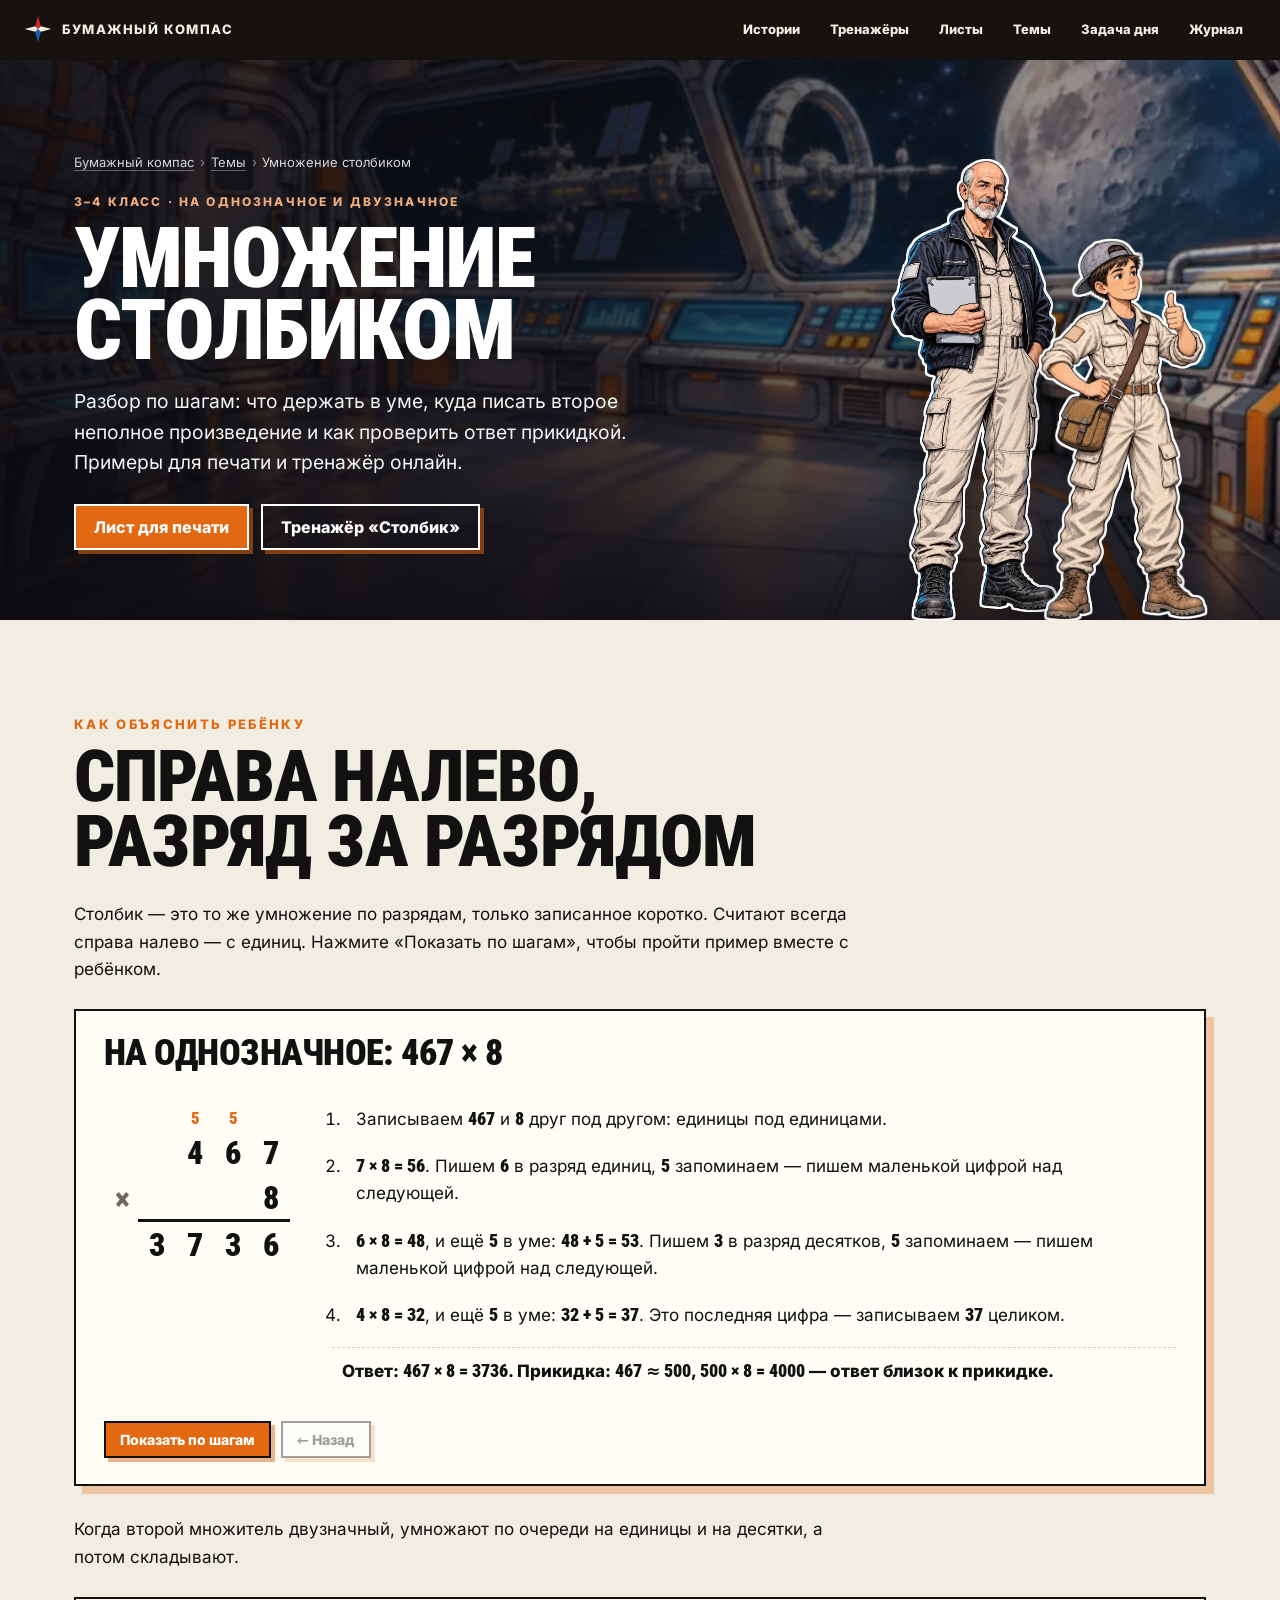
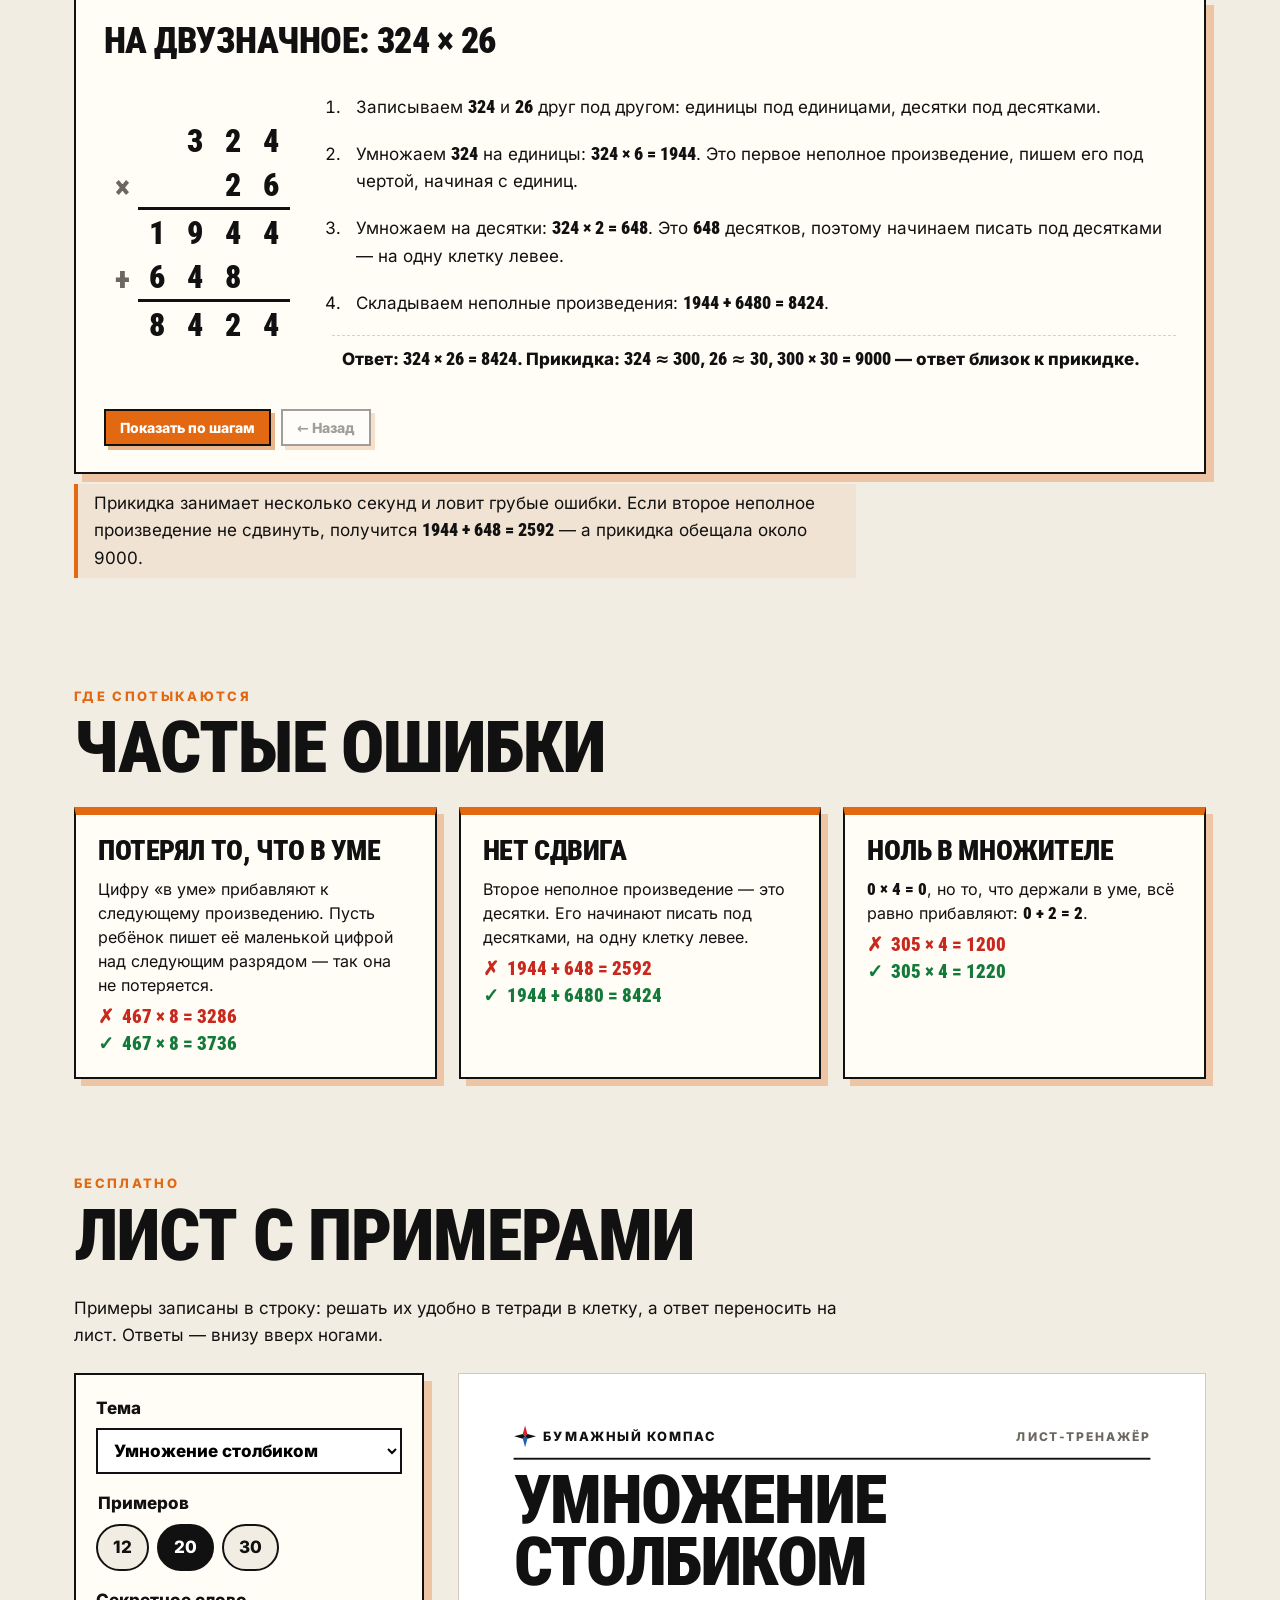
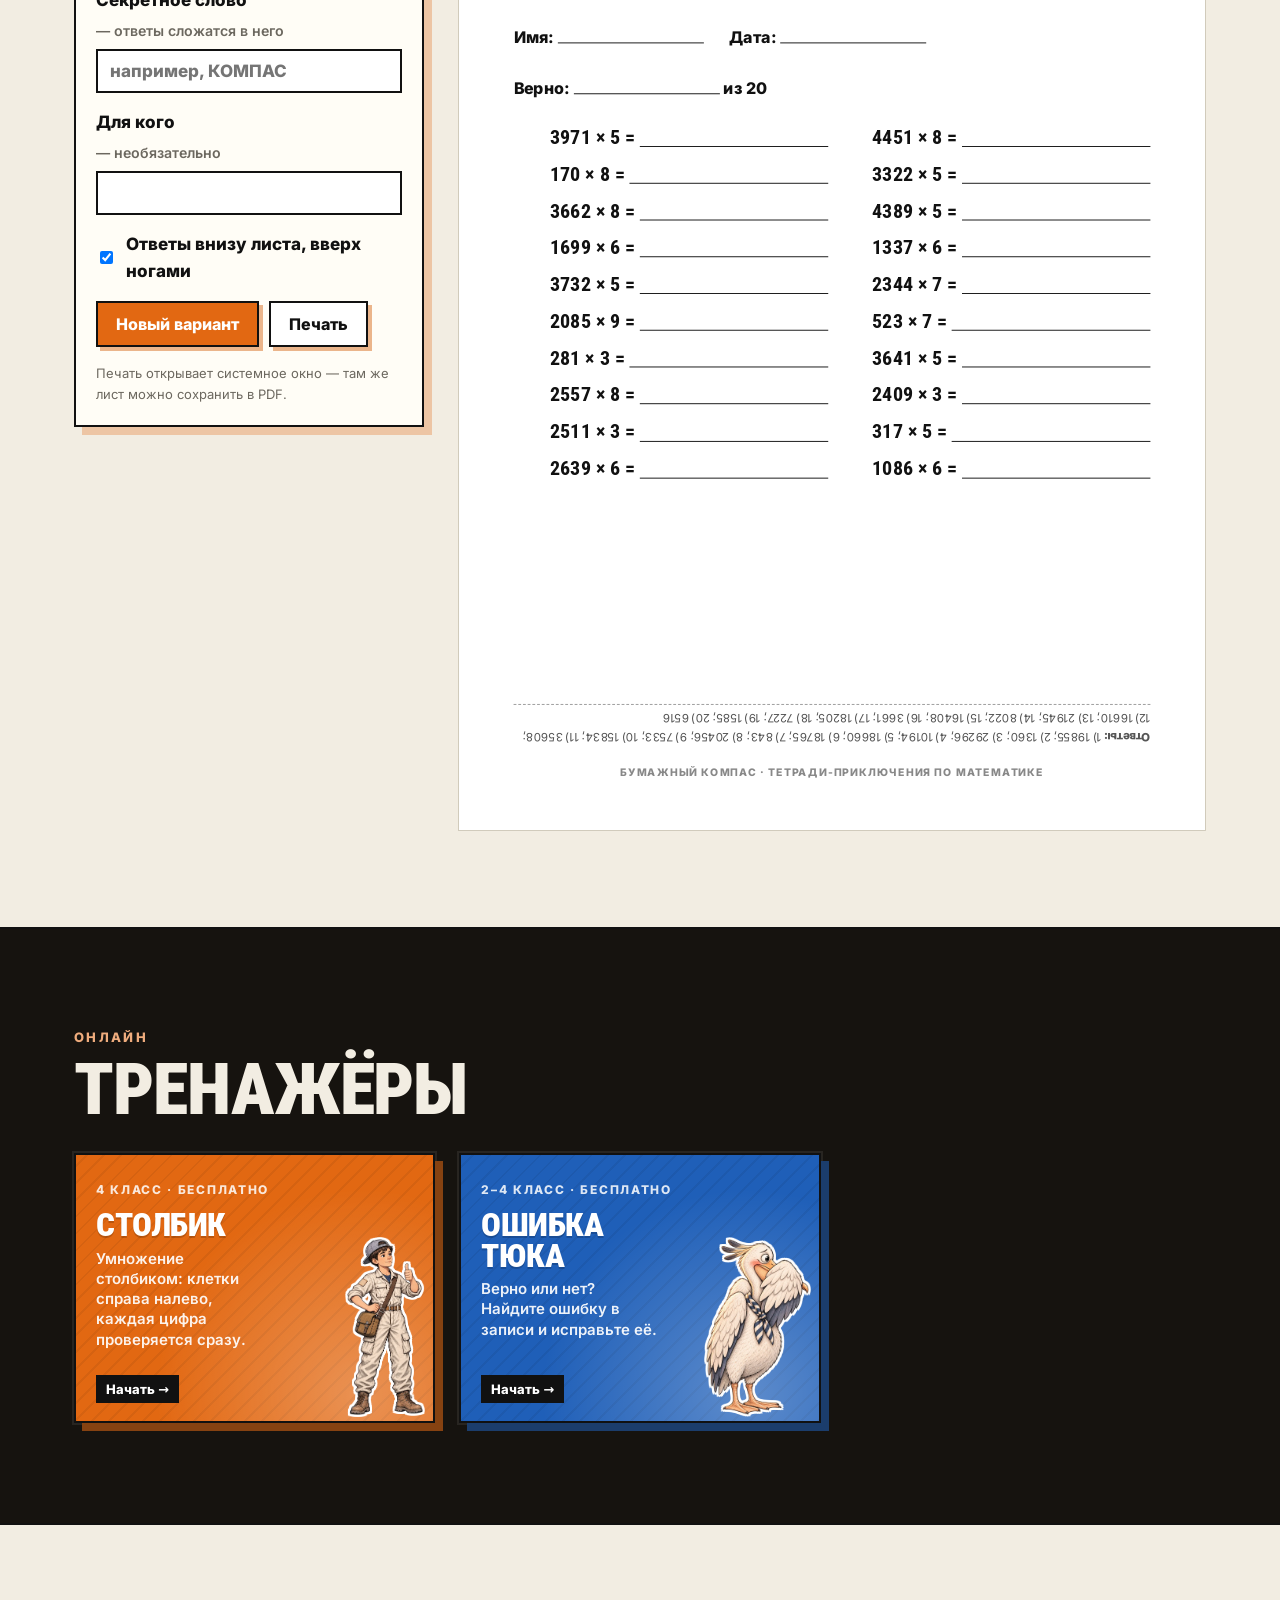
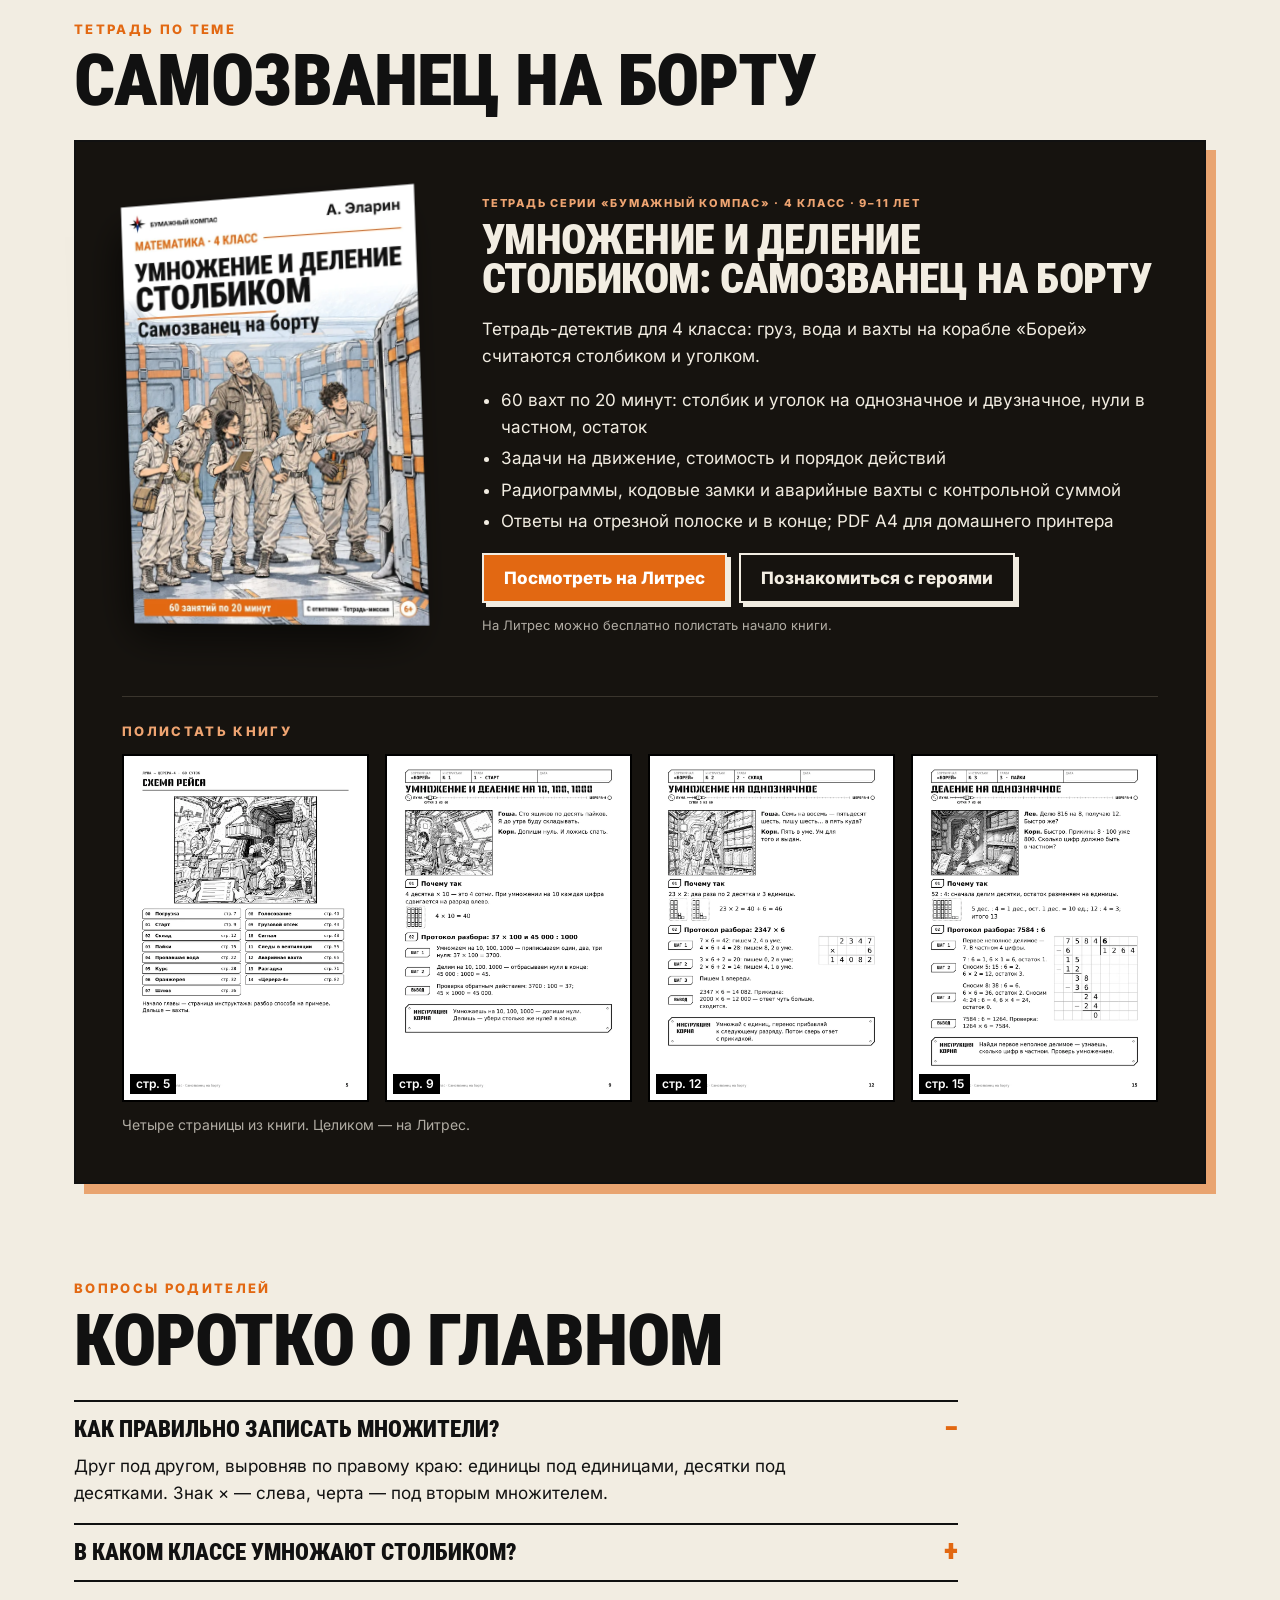
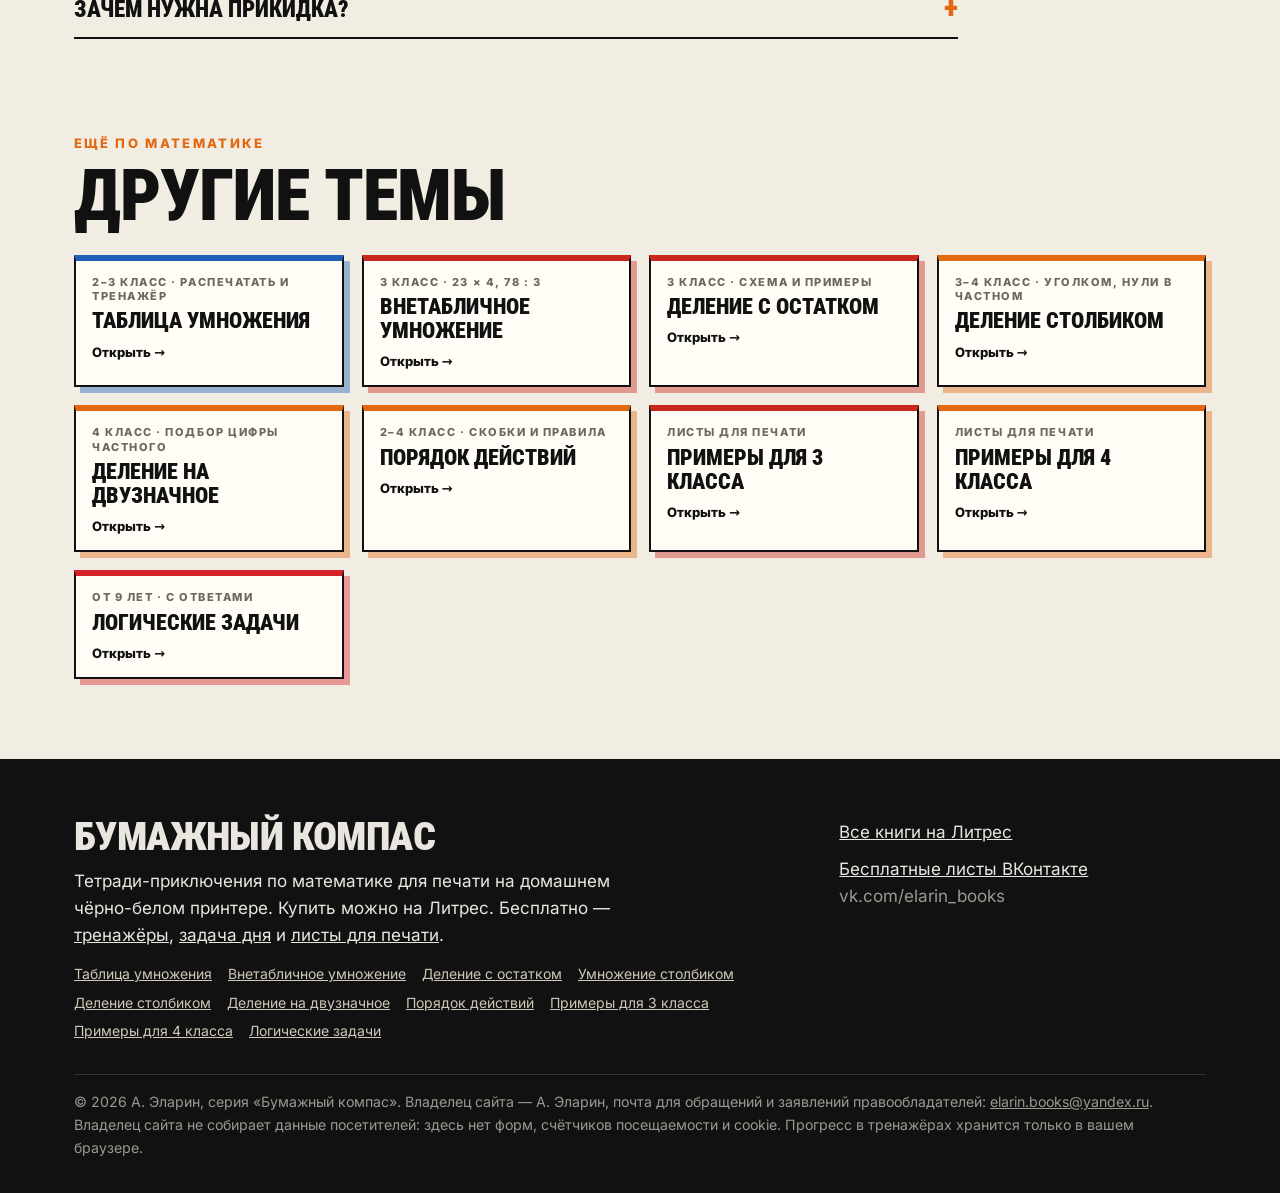
<file: umnozhenie-stolbikom.html>
<!DOCTYPE html>
<html lang="ru">
<head>
<meta charset="utf-8">
<meta name="viewport" content="width=device-width, initial-scale=1">
<title>Умножение столбиком на однозначное и двузначное число: объяснение по шагам и примеры</title>
<meta name="description" content="Как умножать столбиком на однозначное и двузначное число: разбор по шагам, что держать в уме, куда писать второе неполное произведение. Примеры для печати и тренажёр.">
<link rel="canonical" href="https://paper-compass.github.io/umnozhenie-stolbikom.html">
<meta property="og:type" content="article">
<meta property="og:site_name" content="Бумажный компас">
<meta property="og:title" content="Умножение столбиком на однозначное и двузначное число: объяснение по шагам и примеры">
<meta property="og:description" content="Как умножать столбиком на однозначное и двузначное число: разбор по шагам, что держать в уме, куда писать второе неполное произведение. Примеры для печати и тренажёр.">
<meta property="og:url" content="https://paper-compass.github.io/umnozhenie-stolbikom.html">
<meta property="og:image" content="https://paper-compass.github.io/img/og.jpg">
<meta property="og:image:width" content="1200">
<meta property="og:image:height" content="630">
<meta name="twitter:card" content="summary_large_image">
<meta name="theme-color" content="#0b0a10">
<link rel="icon" href="favicon.svg" type="image/svg+xml">
<link rel="preload" href="fonts/roboto-condensed-cyrillic-900-normal.woff2" as="font" type="font/woff2" crossorigin>
<link rel="preload" href="fonts/inter-cyrillic-400-normal.woff2" as="font" type="font/woff2" crossorigin>
<link rel="stylesheet" href="topic.css?v=0caefae9">
</head>
<body style="--c:#e26812;--d:#0b0a10">
<header class="top"><div class="wrap"><a class="brand" href="./" aria-label="Бумажный компас — на главную"><svg viewBox="0 0 40 40" aria-hidden="true"><g transform="translate(20 20)"><polygon points="0,-19 4,-4 0,0 -4,-4" fill="#d6232a"/><polygon points="0,19 4,4 0,0 -4,4" fill="#1f5fb8"/><polygon points="19,0 4,4 0,0 4,-4" fill="currentColor"/><polygon points="-19,0 -4,4 0,0 -4,-4" fill="currentColor"/></g></svg>БУМАЖНЫЙ КОМПАС</a><nav aria-label="Разделы"><a href="./#library">Истории</a><a href="./#train">Тренажёры</a><a href="./#sheets">Листы</a><a href="./#topics">Темы</a><a href="./#daily">Задача дня</a><a href="./#journal">Журнал</a></nav><details class="mnav"><summary>Меню</summary><div><a href="./#library">Истории</a><a href="./#train">Тренажёры</a><a href="./#sheets">Листы</a><a href="./#topics">Темы</a><a href="./#daily">Задача дня</a><a href="./#journal">Журнал</a><a href="./">На главную</a></div></details></div></header>
<main>
<section class="hero"><div class="bg" style="background-image:url(img/bg/s-bridge.webp)"></div><div class="wrap"><div class="txt">
<nav class="crumbs" aria-label="Вы здесь"><a href="./">Бумажный компас</a><span>›</span><a href="./#topics">Темы</a><span>›</span>Умножение столбиком</nav>
<div class="eyebrow">3–4 класс · на однозначное и двузначное</div><h1>Умножение столбиком</h1><p class="lead">Разбор по шагам: что держать в уме, куда писать второе неполное произведение и как проверить ответ прикидкой. Примеры для печати и тренажёр онлайн.</p>
<div class="btns"><a class="btn" href="#list">Лист для печати</a><a class="btn ghost" href="./#train-column" data-goal="trainer">Тренажёр «Столбик»</a></div>
</div><div class="figs" aria-hidden="true"><img src="h/korn-stand.webp" alt="" width="326" height="900"><img src="h/gosha-thumbs-up.webp" alt="" width="393" height="900"></div></div></section>
<section class="sec" id="how"><div class="wrap"><div class="eyebrow">Как объяснить ребёнку</div><h2>Справа налево, разряд за разрядом</h2><div class="prose"><p>Столбик — это то же умножение по разрядам, только записанное коротко. Считают всегда справа налево — с единиц. Нажмите «Показать по шагам», чтобы пройти пример вместе с ребёнком.</p></div><div class="example"><h3>На однозначное: 467 × 8</h3><div class="colwrap vis"><div class="colgrid" style="grid-template-columns:32px repeat(4,var(--cw));grid-template-rows:26px repeat(3,var(--rh,46px))" role="img" aria-label="467 × 8 = 3736 — запись столбиком"><div class="c" style="grid-row:2;grid-column:5" data-s="0">7</div><div class="c" style="grid-row:2;grid-column:4" data-s="0">6</div><div class="c" style="grid-row:2;grid-column:3" data-s="0">4</div><div class="c ln" style="grid-row:3;grid-column:5" data-s="0">8</div><div class="c ln" style="grid-row:3;grid-column:2" data-s="0"></div><div class="c ln" style="grid-row:3;grid-column:3" data-s="0"></div><div class="c ln" style="grid-row:3;grid-column:4" data-s="0"></div><div class="c sg" style="grid-row:3;grid-column:1" data-s="0">×</div><div class="c" style="grid-row:4;grid-column:5" data-s="1">6</div><div class="c cy" style="grid-row:1;grid-column:4" data-s="1">5</div><div class="c" style="grid-row:4;grid-column:4" data-s="2">3</div><div class="c cy" style="grid-row:1;grid-column:3" data-s="2">5</div><div class="c" style="grid-row:4;grid-column:3" data-s="3">7</div><div class="c" style="grid-row:4;grid-column:2" data-s="3">3</div></div></div><div><ol class="steps"><li data-s="0">Записываем <span class="math">467</span> и <span class="math">8</span> друг под другом: единицы под единицами.</li><li data-s="1"><span class="math">7 × 8 = 56</span>. Пишем <span class="math">6</span> в разряд единиц, <span class="math">5</span> запоминаем — пишем маленькой цифрой над следующей.</li><li data-s="2"><span class="math">6 × 8 = 48</span>, и ещё <span class="math">5</span> в уме: <span class="math">48 + 5 = 53</span>. Пишем <span class="math">3</span> в разряд десятков, <span class="math">5</span> запоминаем — пишем маленькой цифрой над следующей.</li><li data-s="3"><span class="math">4 × 8 = 32</span>, и ещё <span class="math">5</span> в уме: <span class="math">32 + 5 = 37</span>. Это последняя цифра — записываем <span class="math">37</span> целиком.</li><li data-s="4" class="ck">Ответ: <span class="math">467 × 8 = 3736</span>. Прикидка: <span class="math">467</span> ≈ <span class="math">500</span>, <span class="math">500 × 8 = 4000</span> — ответ близок к прикидке.</li></ol></div><div class="stepbar" hidden><button class="btn" type="button" data-a="next">Показать по шагам</button><button class="btn ghost" type="button" data-a="prev">← Назад</button><button class="btn ghost" type="button" data-a="all" hidden>Показать всё</button><span class="cnt"></span></div></div><div class="prose" style="margin-top:30px"><p>Когда второй множитель двузначный, умножают по очереди на единицы и на десятки, а потом складывают.</p></div><div class="example"><h3>На двузначное: 324 × 26</h3><div class="colwrap vis"><div class="colgrid" style="grid-template-columns:32px repeat(4,var(--cw));grid-template-rows:26px repeat(5,var(--rh,46px))" role="img" aria-label="324 × 26 = 8424 — запись столбиком"><div class="c" style="grid-row:2;grid-column:5" data-s="0">4</div><div class="c" style="grid-row:2;grid-column:4" data-s="0">2</div><div class="c" style="grid-row:2;grid-column:3" data-s="0">3</div><div class="c ln" style="grid-row:3;grid-column:5" data-s="0">6</div><div class="c ln" style="grid-row:3;grid-column:4" data-s="0">2</div><div class="c ln" style="grid-row:3;grid-column:2" data-s="0"></div><div class="c ln" style="grid-row:3;grid-column:3" data-s="0"></div><div class="c sg" style="grid-row:3;grid-column:1" data-s="0">×</div><div class="c" style="grid-row:4;grid-column:5" data-s="1">4</div><div class="c" style="grid-row:4;grid-column:4" data-s="1">4</div><div class="c" style="grid-row:4;grid-column:3" data-s="1">9</div><div class="c" style="grid-row:4;grid-column:2" data-s="1">1</div><div class="c ln" style="grid-row:5;grid-column:4" data-s="2">8</div><div class="c ln" style="grid-row:5;grid-column:3" data-s="2">4</div><div class="c ln" style="grid-row:5;grid-column:2" data-s="2">6</div><div class="c ln" style="grid-row:5;grid-column:5" data-s="2"></div><div class="c sg" style="grid-row:5;grid-column:1" data-s="2">+</div><div class="c" style="grid-row:6;grid-column:5" data-s="3">4</div><div class="c" style="grid-row:6;grid-column:4" data-s="3">2</div><div class="c" style="grid-row:6;grid-column:3" data-s="3">4</div><div class="c" style="grid-row:6;grid-column:2" data-s="3">8</div></div></div><div><ol class="steps"><li data-s="0">Записываем <span class="math">324</span> и <span class="math">26</span> друг под другом: единицы под единицами, десятки под десятками.</li><li data-s="1">Умножаем <span class="math">324</span> на единицы: <span class="math">324 × 6 = 1944</span>. Это первое неполное произведение, пишем его под чертой, начиная с единиц.</li><li data-s="2">Умножаем на десятки: <span class="math">324 × 2 = 648</span>. Это <span class="math">648</span> десятков, поэтому начинаем писать под десятками — на одну клетку левее.</li><li data-s="3">Складываем неполные произведения: <span class="math">1944 + 6480 = 8424</span>.</li><li data-s="4" class="ck">Ответ: <span class="math">324 × 26 = 8424</span>. Прикидка: <span class="math">324</span> ≈ <span class="math">300</span>, <span class="math">26</span> ≈ <span class="math">30</span>, <span class="math">300 × 30 = 9000</span> — ответ близок к прикидке.</li></ol></div><div class="stepbar" hidden><button class="btn" type="button" data-a="next">Показать по шагам</button><button class="btn ghost" type="button" data-a="prev">← Назад</button><button class="btn ghost" type="button" data-a="all" hidden>Показать всё</button><span class="cnt"></span></div></div><div class="prose"><p class="note">Прикидка занимает несколько секунд и ловит грубые ошибки. Если второе неполное произведение не сдвинуть, получится <span class="math">1944 + 648 = 2592</span> — а прикидка обещала около 9000.</p></div></div></section><section class="sec" id="mistakes"><div class="wrap"><div class="eyebrow">Где спотыкаются</div><h2>Частые ошибки</h2><div class="cards"><div class="card"><h3>Потерял то, что в уме</h3><p>Цифру «в уме» прибавляют к следующему произведению. Пусть ребёнок пишет её маленькой цифрой над следующим разрядом — так она не потеряется.</p><div class="bad">467 × 8 = 3286</div><div class="good">467 × 8 = 3736</div></div><div class="card"><h3>Нет сдвига</h3><p>Второе неполное произведение — это десятки. Его начинают писать под десятками, на одну клетку левее.</p><div class="bad">1944 + 648 = 2592</div><div class="good">1944 + 6480 = 8424</div></div><div class="card"><h3>Ноль в множителе</h3><p><span class="math">0 × 4 = 0</span>, но то, что держали в уме, всё равно прибавляют: <span class="math">0 + 2 = 2</span>.</p><div class="bad">305 × 4 = 1200</div><div class="good">305 × 4 = 1220</div></div></div></div></section><section class="sec" id="list"><div class="wrap"><div class="eyebrow">Бесплатно</div><h2>Лист с примерами</h2><div class="prose"><p>Примеры записаны в строку: решать их удобно в тетради в клетку, а ответ переносить на лист. Ответы — внизу вверх ногами.</p></div><div class="sheets sheetbox" data-topics="mul1,mul2" data-topic="mul1" data-n="20" data-seed="950655"><form class="ctl" onsubmit="return false"><label>Тема<select id="st"><option value="mul1" selected>Умножение столбиком</option><option value="mul2">Умножение на двузначное</option></select></label><fieldset><legend>Примеров</legend><div class="chips"><button type="button" data-k="12" aria-pressed="false">12</button><button type="button" data-k="20" aria-pressed="true">20</button><button type="button" data-k="30" aria-pressed="false">30</button></div></fieldset><label>Секретное слово <small>— ответы сложатся в него</small><input id="sw" maxlength="14" placeholder="например, КОМПАС" autocomplete="off"></label><label>Для кого <small>— необязательно</small><input id="sname" maxlength="30" autocomplete="off"></label><label class="ck"><input type="checkbox" id="sa" checked> Ответы внизу листа, вверх ногами</label><div class="row2"><button class="btn" type="button" id="snew">Новый вариант</button><button class="btn ghost" type="button" id="sprint">Печать</button></div><p class="small" id="snote">Печать открывает системное окно — там же лист можно сохранить в PDF.</p></form><div><p class="zoomhint">Нажмите на лист, чтобы рассмотреть его в полный размер.</p><div class="paper" style="height:1123px"><div class="sheet"><header><div class="sb"><svg viewBox="0 0 40 40" aria-hidden="true"><g transform="translate(20 20)"><polygon points="0,-19 4,-4 0,0 -4,-4" fill="#d6232a"/><polygon points="0,19 4,4 0,0 -4,4" fill="#1f5fb8"/><polygon points="19,0 4,4 0,0 4,-4" fill="#111"/><polygon points="-19,0 -4,4 0,0 -4,-4" fill="#111"/></g></svg><span>Бумажный компас</span></div><div class="sl">Лист-тренажёр</div></header><h2>Умножение столбиком</h2><div class="fill"><span>Имя: <i></i></span><span>Дата: <i></i></span><span>Верно: <i></i> из 20</span></div><ol class="ex" style="columns:2"><li><span>3971 × 5 = </span><i></i></li><li><span>170 × 8 = </span><i></i></li><li><span>3662 × 8 = </span><i></i></li><li><span>1699 × 6 = </span><i></i></li><li><span>3732 × 5 = </span><i></i></li><li><span>2085 × 9 = </span><i></i></li><li><span>281 × 3 = </span><i></i></li><li><span>2557 × 8 = </span><i></i></li><li><span>2511 × 3 = </span><i></i></li><li><span>2639 × 6 = </span><i></i></li><li><span>4451 × 8 = </span><i></i></li><li><span>3322 × 5 = </span><i></i></li><li><span>4389 × 5 = </span><i></i></li><li><span>1337 × 6 = </span><i></i></li><li><span>2344 × 7 = </span><i></i></li><li><span>523 × 7 = </span><i></i></li><li><span>3641 × 5 = </span><i></i></li><li><span>2409 × 3 = </span><i></i></li><li><span>317 × 5 = </span><i></i></li><li><span>1086 × 6 = </span><i></i></li></ol><div class="answers"><b>Ответы:</b> 1) 19855; 2) 1360; 3) 29296; 4) 10194; 5) 18660; 6) 18765; 7) 843; 8) 20456; 9) 7533; 10) 15834; 11) 35608; 12) 16610; 13) 21945; 14) 8022; 15) 16408; 16) 3661; 17) 18205; 18) 7227; 19) 1585; 20) 6516</div><footer>Бумажный компас · тетради-приключения по математике</footer></div></div></div></div></div></section><section class="sec" id="train"><div class="wrap"><div class="eyebrow">Онлайн</div><h2>Тренажёры</h2><div class="tiles"><a class="tile" style="--c:#e26812" href="./#train-column" data-goal="trainer"><small>4 класс · бесплатно</small><h3>Столбик</h3><p>Умножение столбиком: клетки справа налево, каждая цифра проверяется сразу.</p><img src="h/gosha-thumbs-up.webp" alt="" width="393" height="900" loading="lazy" decoding="async"><span class="go">Начать →</span></a><a class="tile" style="--c:#1f5fb8" href="./#train-tyuk" data-goal="trainer"><small>2–4 класс · бесплатно</small><h3>Ошибка Тюка</h3><p>Верно или нет? Найдите ошибку в записи и исправьте её.</p><img src="h/tyuk-oops.webp" alt="" width="524" height="900" loading="lazy" decoding="async"><span class="go">Начать →</span></a></div></div></section><section class="sec" id="book"><div class="wrap"><div class="eyebrow">Тетрадь по теме</div><h2>Самозванец на борту</h2><div class="book" style="--bc:#e26812" data-url="https://www.litres.ru/book/a-elarin-34117204/umnozhenie-i-delenie-stolbikom-samozvanets-na-bortu-74718994/"><div class="cov"><img src="img/cover-b3.webp" alt="Обложка: Умножение и деление столбиком: Самозванец на борту" width="700" height="990" loading="lazy" decoding="async"></div><div class="body"><div class="head"><small>Тетрадь серии «Бумажный компас» · 4 класс · 9–11 лет</small><h3>Умножение и деление столбиком: Самозванец на борту</h3></div><p>Тетрадь-детектив для 4 класса: груз, вода и вахты на корабле «Борей» считаются столбиком и уголком.</p><ul><li>60 вахт по 20 минут: столбик и уголок на однозначное и двузначное, нули в частном, остаток</li><li>Задачи на движение, стоимость и порядок действий</li><li>Радиограммы, кодовые замки и аварийные вахты с контрольной суммой</li><li>Ответы на отрезной полоске и в конце; PDF A4 для домашнего принтера</li></ul><div class="btns"><a class="btn" href="https://www.litres.ru/book/a-elarin-34117204/umnozhenie-i-delenie-stolbikom-samozvanets-na-bortu-74718994/" data-goal="litres" rel="noopener">Посмотреть на Литрес</a><a class="btn ghost" href="./#story-borey">Познакомиться с героями</a></div><p class="fine">На Литрес можно бесплатно полистать начало книги.</p></div><div class="leaf"><div class="eyebrow">Полистать книгу</div><div class="leafs"><a class="pg" href="img/pg/b3-1.webp" data-pg="0"><img src="img/pg/b3-1.webp" alt="Страница 5 книги «Умножение и деление столбиком: Самозванец на борту»" width="900" height="1273" loading="lazy" decoding="async"><span>стр. 5</span></a><a class="pg" href="img/pg/b3-2.webp" data-pg="1"><img src="img/pg/b3-2.webp" alt="Страница 9 книги «Умножение и деление столбиком: Самозванец на борту»" width="900" height="1273" loading="lazy" decoding="async"><span>стр. 9</span></a><a class="pg" href="img/pg/b3-3.webp" data-pg="2"><img src="img/pg/b3-3.webp" alt="Страница 12 книги «Умножение и деление столбиком: Самозванец на борту»" width="900" height="1273" loading="lazy" decoding="async"><span>стр. 12</span></a><a class="pg" href="img/pg/b3-4.webp" data-pg="3"><img src="img/pg/b3-4.webp" alt="Страница 15 книги «Умножение и деление столбиком: Самозванец на борту»" width="900" height="1273" loading="lazy" decoding="async"><span>стр. 15</span></a></div><p class="leafnote">Четыре страницы из книги. Целиком — на Литрес.</p></div></div></div></section><section class="sec" id="faq"><div class="wrap"><div class="eyebrow">Вопросы родителей</div><h2>Коротко о главном</h2><div class="faq"><details open><summary>Как правильно записать множители?</summary><p>Друг под другом, выровняв по правому краю: единицы под единицами, десятки под десятками. Знак × — слева, черта — под вторым множителем.</p></details><details><summary>В каком классе умножают столбиком?</summary><p>По учебнику Моро письменное умножение на однозначное число начинают в конце 3 класса, а многозначные числа и умножение на двузначное — в 4 классе.</p></details><details><summary>Зачем нужна прикидка?</summary><p>Она показывает, каким примерно должен быть ответ. Если результат далёк от прикидки, ошибка почти наверняка есть — чаще всего в сдвиге или в цифре «в уме».</p></details></div></div></section><section class="sec" id="more"><div class="wrap"><div class="eyebrow">Ещё по математике</div><h2>Другие темы</h2><div class="related"><a href="tablica-umnozheniya.html" style="--c:#1f5fb8"><small>2–3 класс · распечатать и тренажёр</small>Таблица умножения<span>Открыть →</span></a><a href="vnetablichnoe-umnozhenie.html" style="--c:#c8281e"><small>3 класс · 23 × 4, 78 : 3</small>Внетабличное умножение<span>Открыть →</span></a><a href="delenie-s-ostatkom.html" style="--c:#c8281e"><small>3 класс · схема и примеры</small>Деление с остатком<span>Открыть →</span></a><a href="delenie-stolbikom.html" style="--c:#e26812"><small>3–4 класс · уголком, нули в частном</small>Деление столбиком<span>Открыть →</span></a><a href="delenie-na-dvuznachnoe.html" style="--c:#e26812"><small>4 класс · подбор цифры частного</small>Деление на двузначное<span>Открыть →</span></a><a href="poryadok-dejstvij.html" style="--c:#e26812"><small>2–4 класс · скобки и правила</small>Порядок действий<span>Открыть →</span></a><a href="primery-3-klass.html" style="--c:#c8281e"><small>листы для печати</small>Примеры для 3 класса<span>Открыть →</span></a><a href="primery-4-klass.html" style="--c:#e26812"><small>листы для печати</small>Примеры для 4 класса<span>Открыть →</span></a><a href="logicheskie-zadachi.html" style="--c:#d6232a"><small>от 9 лет · с ответами</small>Логические задачи<span>Открыть →</span></a></div></div></section>
</main>
<footer class="site"><div class="wrap"><div><h3>Бумажный компас</h3><p style="max-width:34em">Тетради-приключения по математике для печати на домашнем чёрно-белом принтере. Купить можно на Литрес. Бесплатно — <a href="./#train">тренажёры</a>, <a href="./#daily">задача дня</a> и <a href="./#sheets">листы для печати</a>.</p><nav class="tl" aria-label="Темы"><a href="tablica-umnozheniya.html">Таблица умножения</a><a href="vnetablichnoe-umnozhenie.html">Внетабличное умножение</a><a href="delenie-s-ostatkom.html">Деление с остатком</a><a href="umnozhenie-stolbikom.html">Умножение столбиком</a><a href="delenie-stolbikom.html">Деление столбиком</a><a href="delenie-na-dvuznachnoe.html">Деление на двузначное</a><a href="poryadok-dejstvij.html">Порядок действий</a><a href="primery-3-klass.html">Примеры для 3 класса</a><a href="primery-4-klass.html">Примеры для 4 класса</a><a href="logicheskie-zadachi.html">Логические задачи</a></nav></div><div><p><a href="https://www.litres.ru/author/a-elarin-34117204/" data-goal="litres">Все книги на Литрес</a></p><p><a href="https://vk.com/elarin_books">Бесплатные листы ВКонтакте</a><br><span style="color:#9b988f">vk.com/elarin_books</span></p></div><small>© 2026 А. Эларин, серия «Бумажный компас». Владелец сайта — А. Эларин, почта для обращений и заявлений правообладателей: <a href="mailto:elarin.books@yandex.ru">elarin.books@yandex.ru</a>.<br>Владелец сайта не собирает данные посетителей: здесь нет форм, счётчиков посещаемости и cookie. Прогресс в тренажёрах хранится только в вашем браузере.</small></div></footer>
<script src="mathcore.js?v=0f1c917d"></script>
<script src="topic.js?v=634390a7"></script>
</body>
</html>
</file>
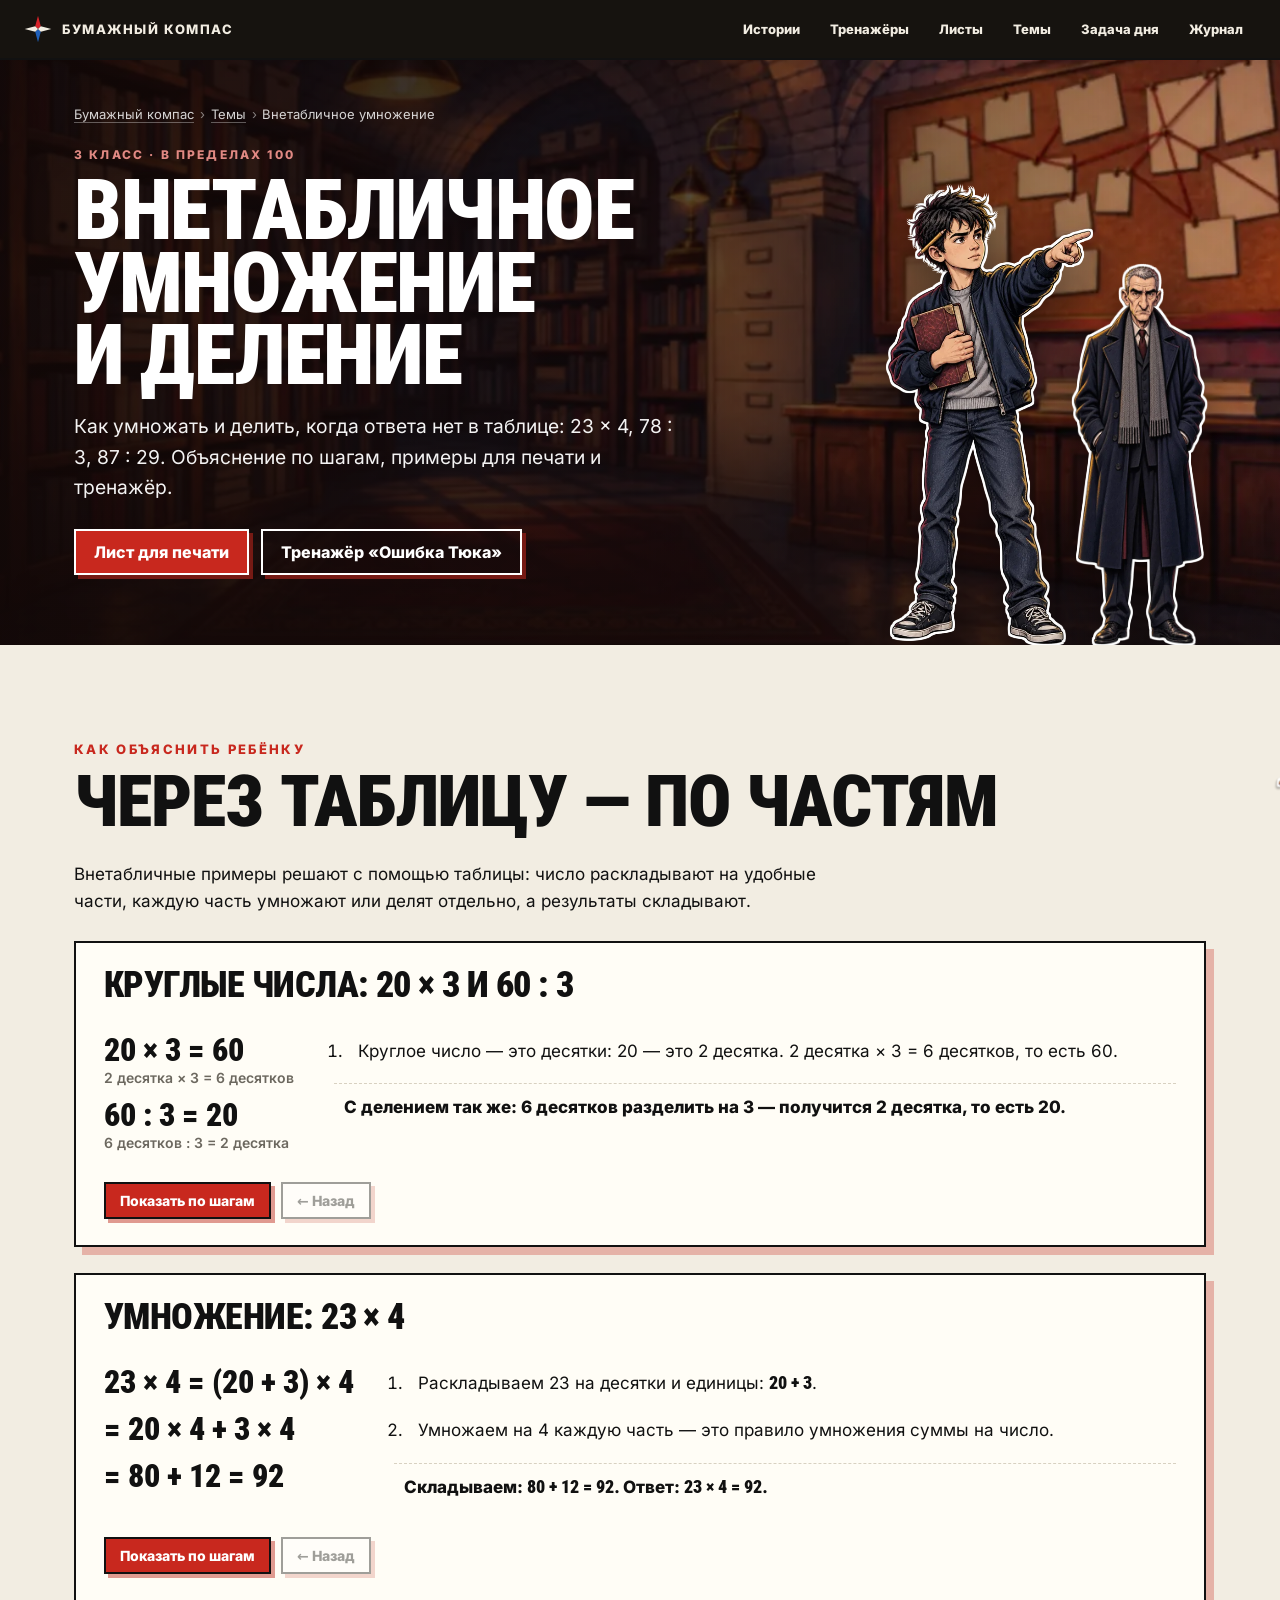
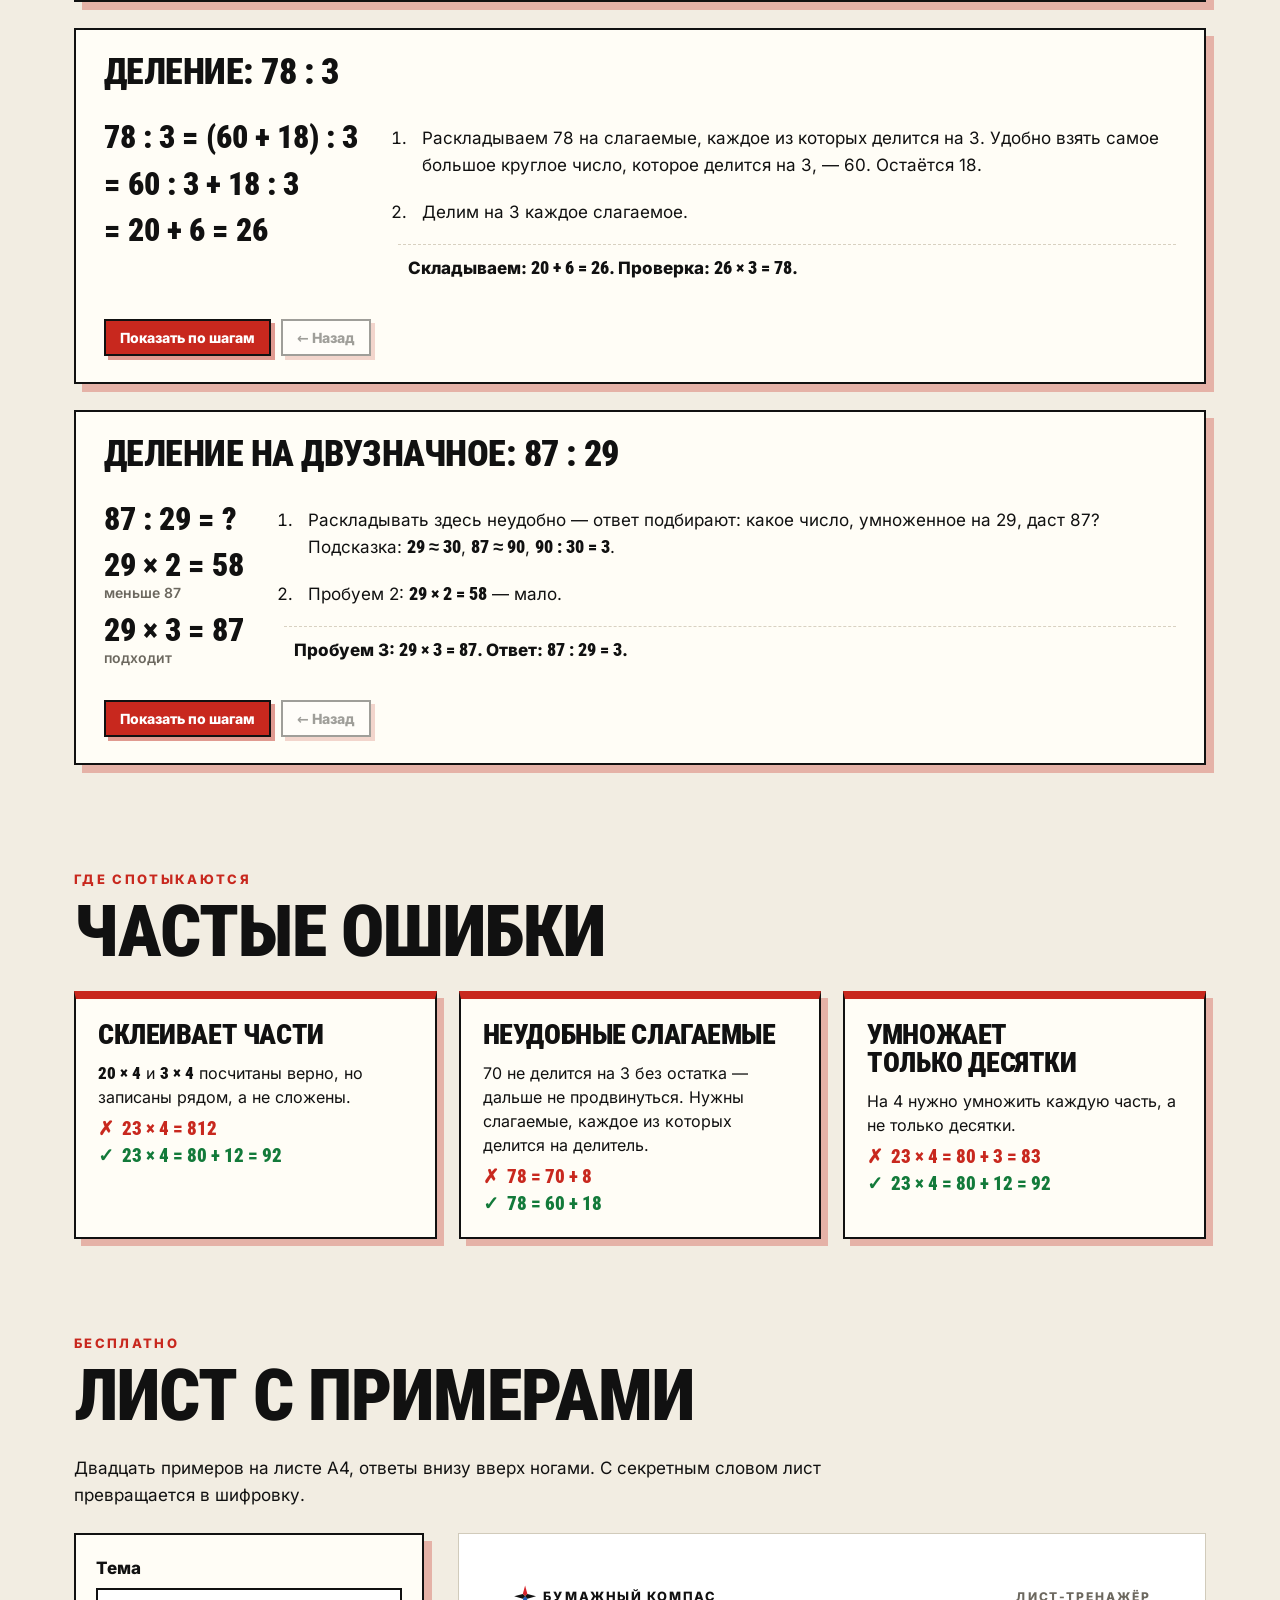
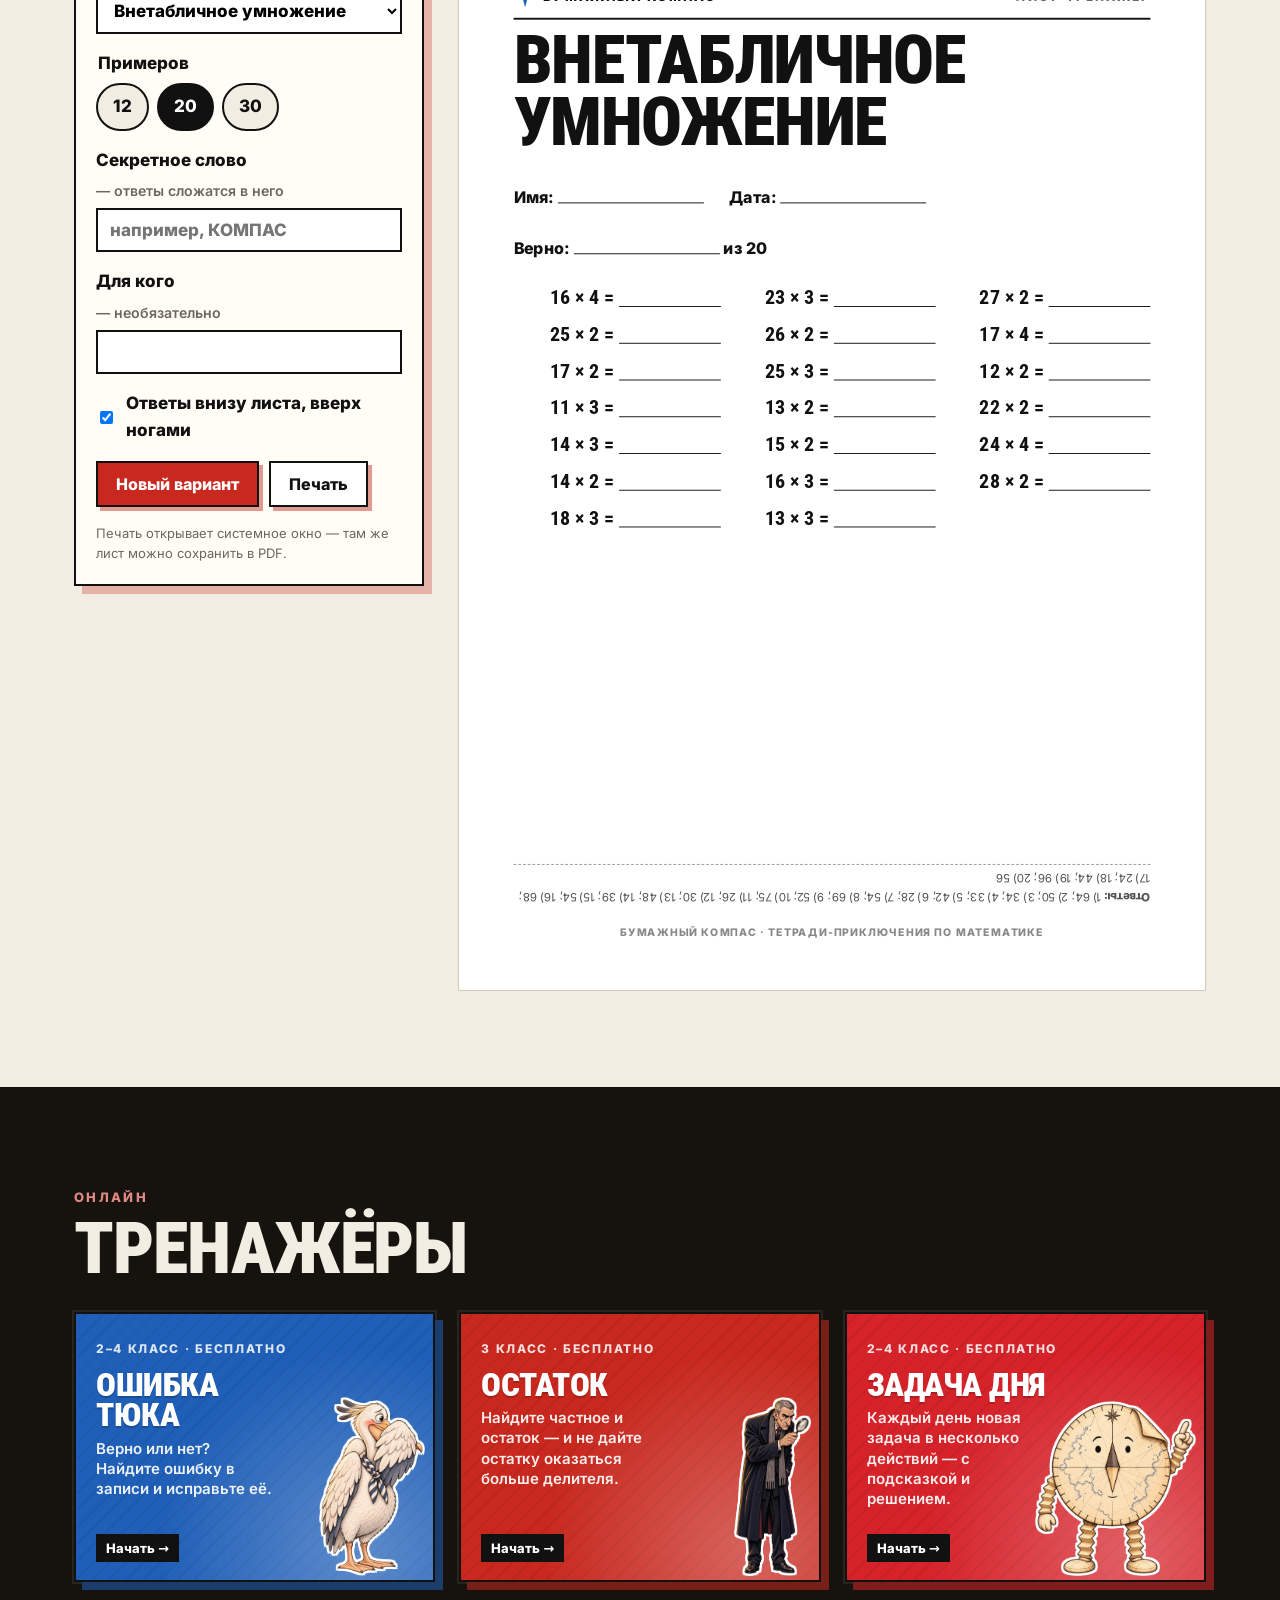
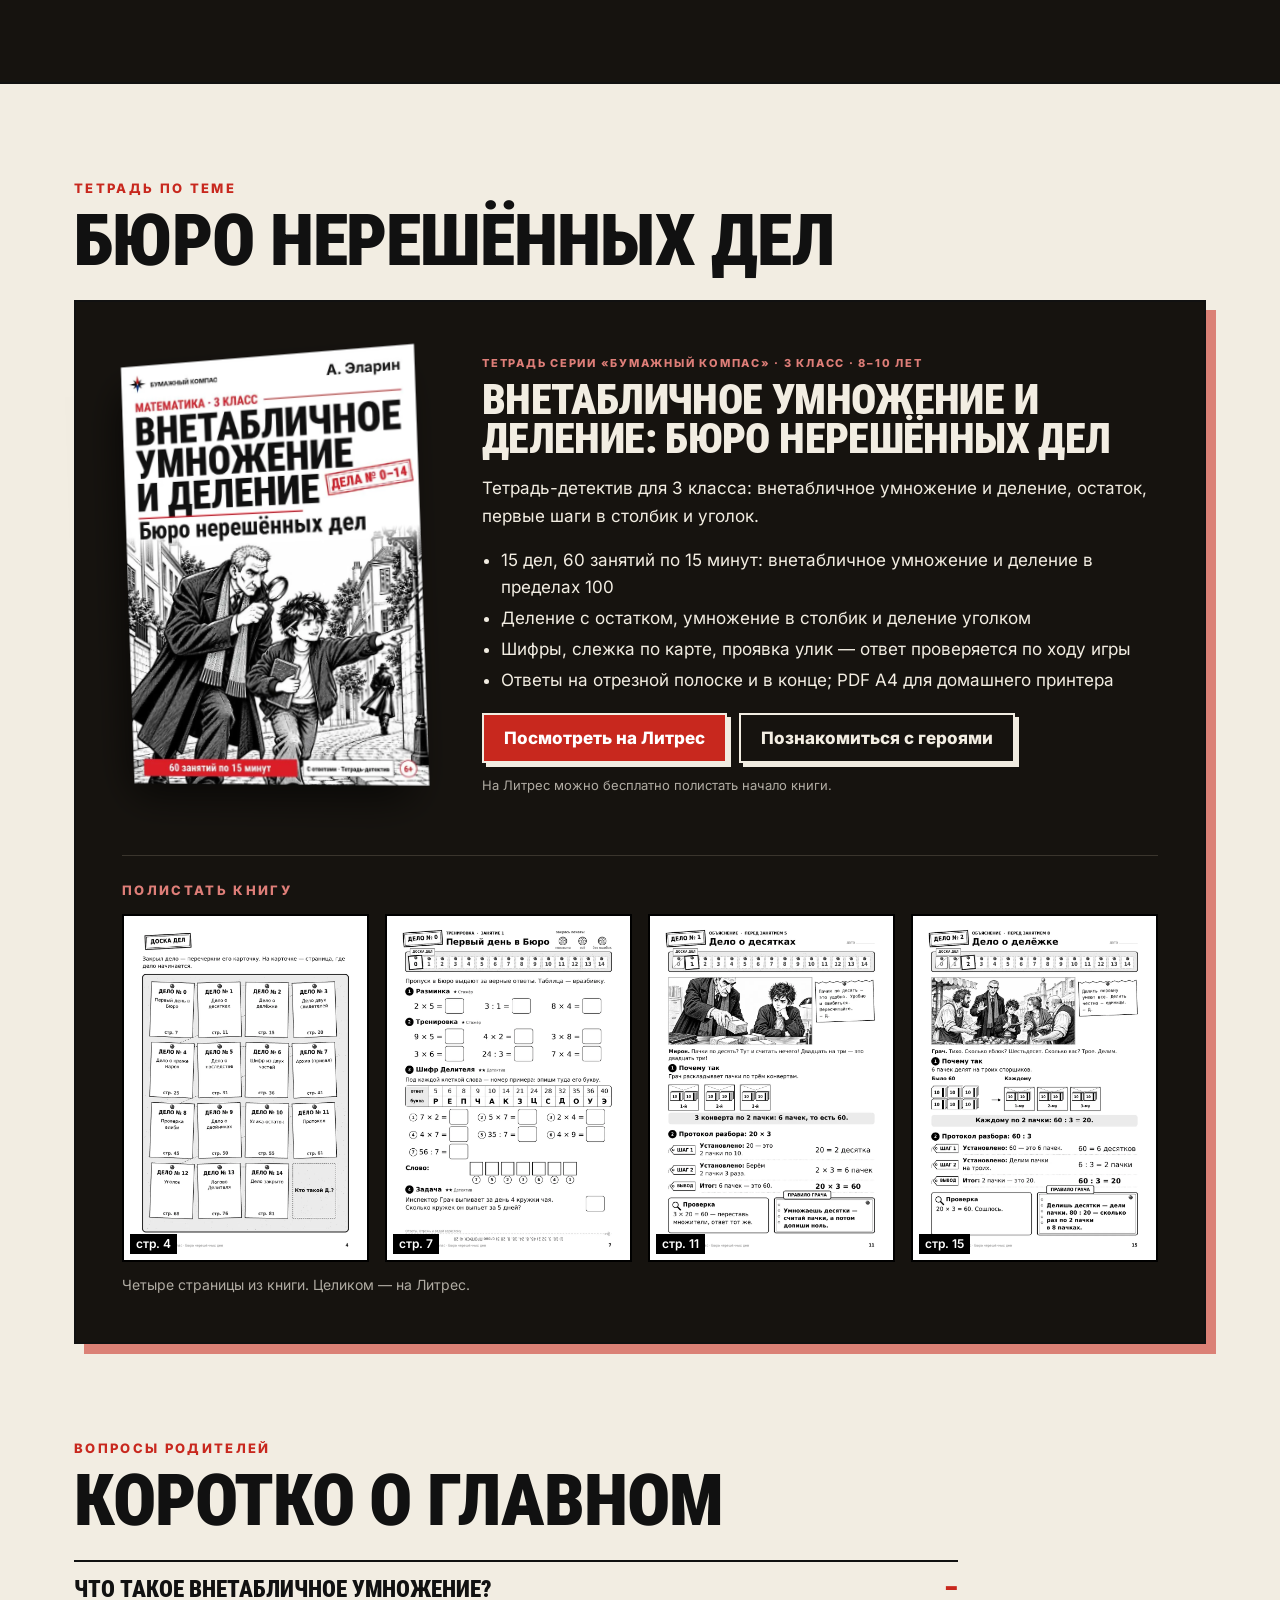
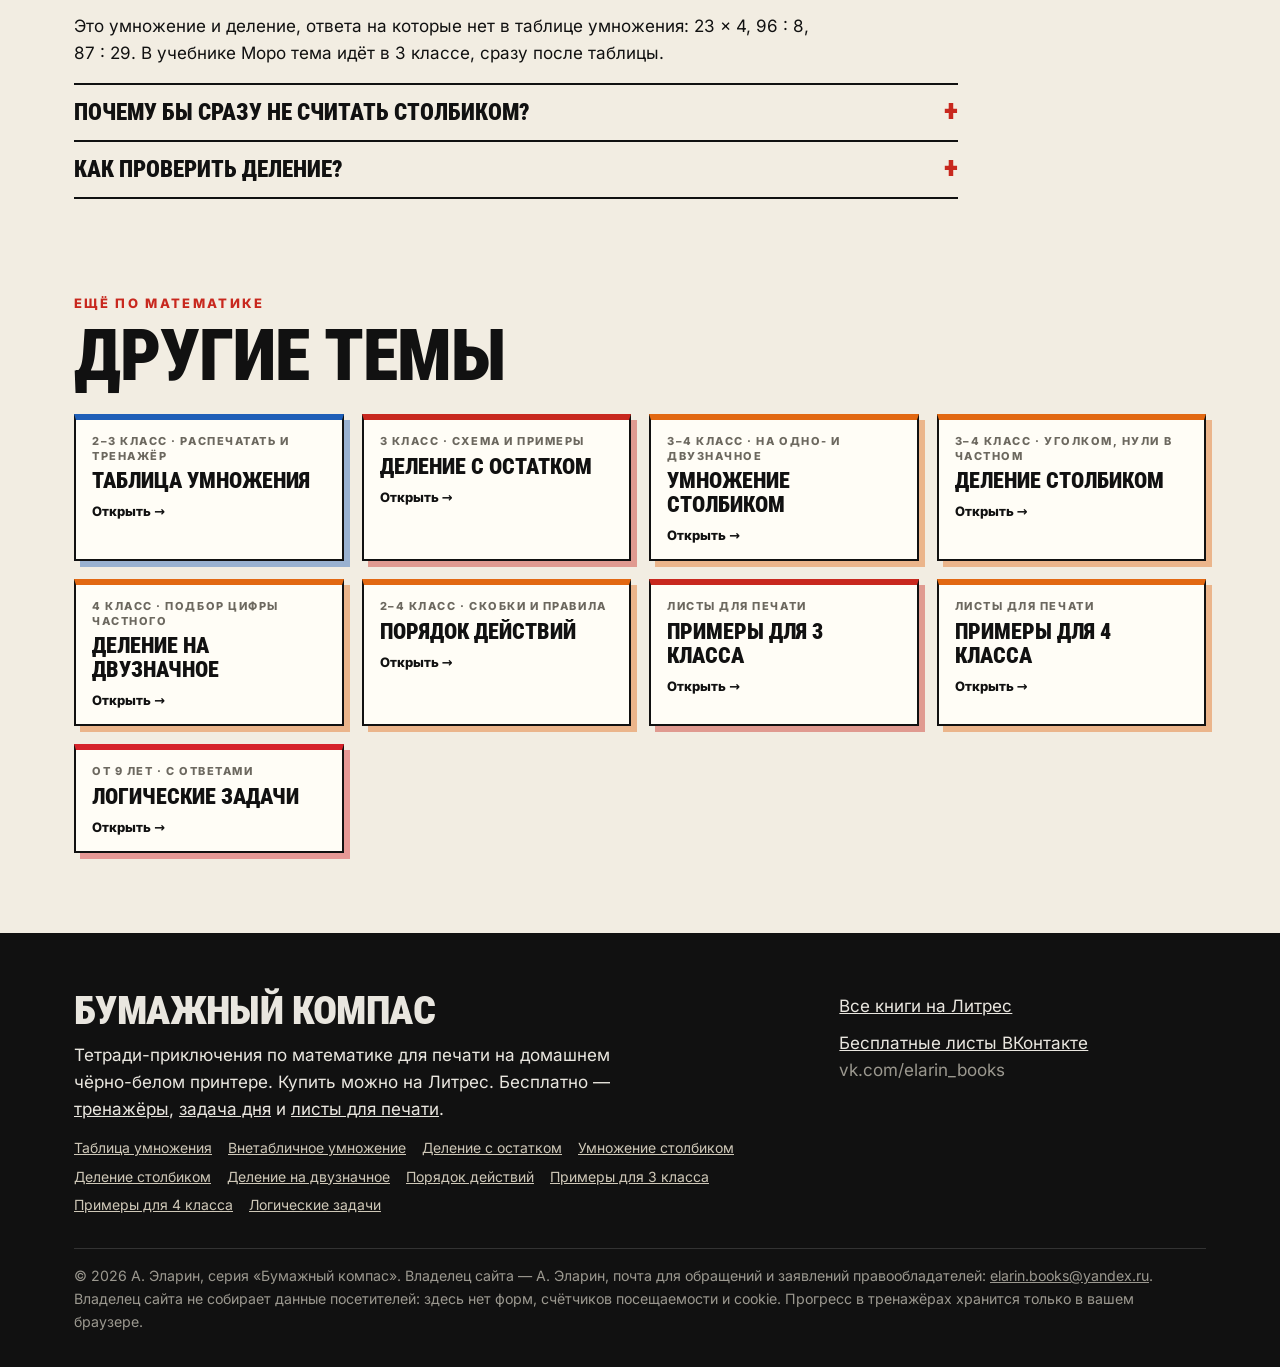
<file: vnetablichnoe-umnozhenie.html>
<!DOCTYPE html>
<html lang="ru">
<head>
<meta charset="utf-8">
<meta name="viewport" content="width=device-width, initial-scale=1">
<title>Внетабличное умножение и деление: как объяснить, примеры для 3 класса</title>
<meta name="description" content="Внетабличное умножение и деление в пределах 100: 20 × 3, 23 × 4, 78 : 3, 87 : 29. Объяснение по шагам, частые ошибки, листы для печати и тренажёр.">
<link rel="canonical" href="https://paper-compass.github.io/vnetablichnoe-umnozhenie.html">
<meta property="og:type" content="article">
<meta property="og:site_name" content="Бумажный компас">
<meta property="og:title" content="Внетабличное умножение и деление: как объяснить, примеры для 3 класса">
<meta property="og:description" content="Внетабличное умножение и деление в пределах 100: 20 × 3, 23 × 4, 78 : 3, 87 : 29. Объяснение по шагам, частые ошибки, листы для печати и тренажёр.">
<meta property="og:url" content="https://paper-compass.github.io/vnetablichnoe-umnozhenie.html">
<meta property="og:image" content="https://paper-compass.github.io/img/og.jpg">
<meta property="og:image:width" content="1200">
<meta property="og:image:height" content="630">
<meta name="twitter:card" content="summary_large_image">
<meta name="theme-color" content="#120807">
<link rel="icon" href="favicon.svg" type="image/svg+xml">
<link rel="preload" href="fonts/roboto-condensed-cyrillic-900-normal.woff2" as="font" type="font/woff2" crossorigin>
<link rel="preload" href="fonts/inter-cyrillic-400-normal.woff2" as="font" type="font/woff2" crossorigin>
<link rel="stylesheet" href="topic.css?v=0caefae9">
</head>
<body style="--c:#c8281e;--d:#120807">
<header class="top"><div class="wrap"><a class="brand" href="./" aria-label="Бумажный компас — на главную"><svg viewBox="0 0 40 40" aria-hidden="true"><g transform="translate(20 20)"><polygon points="0,-19 4,-4 0,0 -4,-4" fill="#d6232a"/><polygon points="0,19 4,4 0,0 -4,4" fill="#1f5fb8"/><polygon points="19,0 4,4 0,0 4,-4" fill="currentColor"/><polygon points="-19,0 -4,4 0,0 -4,-4" fill="currentColor"/></g></svg>БУМАЖНЫЙ КОМПАС</a><nav aria-label="Разделы"><a href="./#library">Истории</a><a href="./#train">Тренажёры</a><a href="./#sheets">Листы</a><a href="./#topics">Темы</a><a href="./#daily">Задача дня</a><a href="./#journal">Журнал</a></nav><details class="mnav"><summary>Меню</summary><div><a href="./#library">Истории</a><a href="./#train">Тренажёры</a><a href="./#sheets">Листы</a><a href="./#topics">Темы</a><a href="./#daily">Задача дня</a><a href="./#journal">Журнал</a><a href="./">На главную</a></div></details></div></header>
<main>
<section class="hero"><div class="bg" style="background-image:url(img/bg/s-bureau.webp)"></div><div class="wrap"><div class="txt">
<nav class="crumbs" aria-label="Вы здесь"><a href="./">Бумажный компас</a><span>›</span><a href="./#topics">Темы</a><span>›</span>Внетабличное умножение</nav>
<div class="eyebrow">3 класс · в пределах 100</div><h1>Внетабличное умножение и деление</h1><p class="lead">Как умножать и делить, когда ответа нет в таблице: 23 × 4, 78 : 3, 87 : 29. Объяснение по шагам, примеры для печати и тренажёр.</p>
<div class="btns"><a class="btn" href="#list">Лист для печати</a><a class="btn ghost" href="./#train-tyuk" data-goal="trainer">Тренажёр «Ошибка Тюка»</a></div>
</div><div class="figs" aria-hidden="true"><img src="h/miron-point.webp" alt="" width="402" height="900"><img src="h/grach-stand.webp" alt="" width="314" height="900"></div></div></section>
<section class="sec" id="how"><div class="wrap"><div class="eyebrow">Как объяснить ребёнку</div><h2>Через таблицу — по частям</h2><div class="prose"><p>Внетабличные примеры решают с помощью таблицы: число раскладывают на удобные части, каждую часть умножают или делят отдельно, а результаты складывают.</p></div><div class="example"><h3>Круглые числа: 20 × 3 и 60 : 3</h3><div class="chain vis"><div data-s="0">20 × 3 = 60<small>2 десятка × 3 = 6 десятков</small></div><div data-s="1">60 : 3 = 20<small>6 десятков : 3 = 2 десятка</small></div></div><div><ol class="steps"><li data-s="0">Круглое число — это десятки: 20 — это 2 десятка. 2 десятка × 3 = 6 десятков, то есть 60.</li><li data-s="1" class="ck">С делением так же: 6 десятков разделить на 3 — получится 2 десятка, то есть 20.</li></ol></div><div class="stepbar" hidden><button class="btn" type="button" data-a="next">Показать по шагам</button><button class="btn ghost" type="button" data-a="prev">← Назад</button><button class="btn ghost" type="button" data-a="all" hidden>Показать всё</button><span class="cnt"></span></div></div><div class="example"><h3>Умножение: 23 × 4</h3><div class="chain vis"><div data-s="0">23 × 4 = (20 + 3) × 4</div><div data-s="1">= 20 × 4 + 3 × 4</div><div data-s="2">= 80 + 12 = 92</div></div><div><ol class="steps"><li data-s="0">Раскладываем 23 на десятки и единицы: <span class="math">20 + 3</span>.</li><li data-s="1">Умножаем на 4 каждую часть — это правило умножения суммы на число.</li><li data-s="2" class="ck">Складываем: <span class="math">80 + 12 = 92</span>. Ответ: <span class="math">23 × 4 = 92</span>.</li></ol></div><div class="stepbar" hidden><button class="btn" type="button" data-a="next">Показать по шагам</button><button class="btn ghost" type="button" data-a="prev">← Назад</button><button class="btn ghost" type="button" data-a="all" hidden>Показать всё</button><span class="cnt"></span></div></div><div class="example"><h3>Деление: 78 : 3</h3><div class="chain vis"><div data-s="0">78 : 3 = (60 + 18) : 3</div><div data-s="1">= 60 : 3 + 18 : 3</div><div data-s="2">= 20 + 6 = 26</div></div><div><ol class="steps"><li data-s="0">Раскладываем 78 на слагаемые, каждое из которых делится на 3. Удобно взять самое большое круглое число, которое делится на 3, — 60. Остаётся 18.</li><li data-s="1">Делим на 3 каждое слагаемое.</li><li data-s="2" class="ck">Складываем: <span class="math">20 + 6 = 26</span>. Проверка: <span class="math">26 × 3 = 78</span>.</li></ol></div><div class="stepbar" hidden><button class="btn" type="button" data-a="next">Показать по шагам</button><button class="btn ghost" type="button" data-a="prev">← Назад</button><button class="btn ghost" type="button" data-a="all" hidden>Показать всё</button><span class="cnt"></span></div></div><div class="example"><h3>Деление на двузначное: 87 : 29</h3><div class="chain vis"><div data-s="0">87 : 29 = ?</div><div data-s="1">29 × 2 = 58<small>меньше 87</small></div><div data-s="2">29 × 3 = 87<small>подходит</small></div></div><div><ol class="steps"><li data-s="0">Раскладывать здесь неудобно — ответ подбирают: какое число, умноженное на 29, даст 87? Подсказка: <span class="math">29 ≈ 30</span>, <span class="math">87 ≈ 90</span>, <span class="math">90 : 30 = 3</span>.</li><li data-s="1">Пробуем 2: <span class="math">29 × 2 = 58</span> — мало.</li><li data-s="2" class="ck">Пробуем 3: <span class="math">29 × 3 = 87</span>. Ответ: <span class="math">87 : 29 = 3</span>.</li></ol></div><div class="stepbar" hidden><button class="btn" type="button" data-a="next">Показать по шагам</button><button class="btn ghost" type="button" data-a="prev">← Назад</button><button class="btn ghost" type="button" data-a="all" hidden>Показать всё</button><span class="cnt"></span></div></div></div></section><section class="sec" id="mistakes"><div class="wrap"><div class="eyebrow">Где спотыкаются</div><h2>Частые ошибки</h2><div class="cards"><div class="card"><h3>Склеивает части</h3><p><span class="math">20 × 4</span> и <span class="math">3 × 4</span> посчитаны верно, но записаны рядом, а не сложены.</p><div class="bad">23 × 4 = 812</div><div class="good">23 × 4 = 80 + 12 = 92</div></div><div class="card"><h3>Неудобные слагаемые</h3><p>70 не делится на 3 без остатка — дальше не продвинуться. Нужны слагаемые, каждое из которых делится на делитель.</p><div class="bad">78 = 70 + 8</div><div class="good">78 = 60 + 18</div></div><div class="card"><h3>Умножает только десятки</h3><p>На 4 нужно умножить каждую часть, а не только десятки.</p><div class="bad">23 × 4 = 80 + 3 = 83</div><div class="good">23 × 4 = 80 + 12 = 92</div></div></div></div></section><section class="sec" id="list"><div class="wrap"><div class="eyebrow">Бесплатно</div><h2>Лист с примерами</h2><div class="prose"><p>Двадцать примеров на листе A4, ответы внизу вверх ногами. С секретным словом лист превращается в шифровку.</p></div><div class="sheets sheetbox" data-topics="out2,outdiv" data-topic="out2" data-n="20" data-seed="934817"><form class="ctl" onsubmit="return false"><label>Тема<select id="st"><option value="out2" selected>Внетабличное умножение</option><option value="outdiv">Внетабличное деление</option></select></label><fieldset><legend>Примеров</legend><div class="chips"><button type="button" data-k="12" aria-pressed="false">12</button><button type="button" data-k="20" aria-pressed="true">20</button><button type="button" data-k="30" aria-pressed="false">30</button></div></fieldset><label>Секретное слово <small>— ответы сложатся в него</small><input id="sw" maxlength="14" placeholder="например, КОМПАС" autocomplete="off"></label><label>Для кого <small>— необязательно</small><input id="sname" maxlength="30" autocomplete="off"></label><label class="ck"><input type="checkbox" id="sa" checked> Ответы внизу листа, вверх ногами</label><div class="row2"><button class="btn" type="button" id="snew">Новый вариант</button><button class="btn ghost" type="button" id="sprint">Печать</button></div><p class="small" id="snote">Печать открывает системное окно — там же лист можно сохранить в PDF.</p></form><div><p class="zoomhint">Нажмите на лист, чтобы рассмотреть его в полный размер.</p><div class="paper" style="height:1123px"><div class="sheet"><header><div class="sb"><svg viewBox="0 0 40 40" aria-hidden="true"><g transform="translate(20 20)"><polygon points="0,-19 4,-4 0,0 -4,-4" fill="#d6232a"/><polygon points="0,19 4,4 0,0 -4,4" fill="#1f5fb8"/><polygon points="19,0 4,4 0,0 4,-4" fill="#111"/><polygon points="-19,0 -4,4 0,0 -4,-4" fill="#111"/></g></svg><span>Бумажный компас</span></div><div class="sl">Лист-тренажёр</div></header><h2>Внетабличное умножение</h2><div class="fill"><span>Имя: <i></i></span><span>Дата: <i></i></span><span>Верно: <i></i> из 20</span></div><ol class="ex" style="columns:3"><li><span>16 × 4 = </span><i></i></li><li><span>25 × 2 = </span><i></i></li><li><span>17 × 2 = </span><i></i></li><li><span>11 × 3 = </span><i></i></li><li><span>14 × 3 = </span><i></i></li><li><span>14 × 2 = </span><i></i></li><li><span>18 × 3 = </span><i></i></li><li><span>23 × 3 = </span><i></i></li><li><span>26 × 2 = </span><i></i></li><li><span>25 × 3 = </span><i></i></li><li><span>13 × 2 = </span><i></i></li><li><span>15 × 2 = </span><i></i></li><li><span>16 × 3 = </span><i></i></li><li><span>13 × 3 = </span><i></i></li><li><span>27 × 2 = </span><i></i></li><li><span>17 × 4 = </span><i></i></li><li><span>12 × 2 = </span><i></i></li><li><span>22 × 2 = </span><i></i></li><li><span>24 × 4 = </span><i></i></li><li><span>28 × 2 = </span><i></i></li></ol><div class="answers"><b>Ответы:</b> 1) 64; 2) 50; 3) 34; 4) 33; 5) 42; 6) 28; 7) 54; 8) 69; 9) 52; 10) 75; 11) 26; 12) 30; 13) 48; 14) 39; 15) 54; 16) 68; 17) 24; 18) 44; 19) 96; 20) 56</div><footer>Бумажный компас · тетради-приключения по математике</footer></div></div></div></div></div></section><section class="sec" id="train"><div class="wrap"><div class="eyebrow">Онлайн</div><h2>Тренажёры</h2><div class="tiles"><a class="tile" style="--c:#1f5fb8" href="./#train-tyuk" data-goal="trainer"><small>2–4 класс · бесплатно</small><h3>Ошибка Тюка</h3><p>Верно или нет? Найдите ошибку в записи и исправьте её.</p><img src="h/tyuk-oops.webp" alt="" width="524" height="900" loading="lazy" decoding="async"><span class="go">Начать →</span></a><a class="tile" style="--c:#c8281e" href="./#train-rem" data-goal="trainer"><small>3 класс · бесплатно</small><h3>Остаток</h3><p>Найдите частное и остаток — и не дайте остатку оказаться больше делителя.</p><img src="h/grach-lens.webp" alt="" width="374" height="900" loading="lazy" decoding="async"><span class="go">Начать →</span></a><a class="tile" style="--c:#d6232a" href="./#daily" data-goal="trainer"><small>2–4 класс · бесплатно</small><h3>Задача дня</h3><p>Каждый день новая задача в несколько действий — с подсказкой и решением.</p><img src="h/rumb-point.webp" alt="" width="827" height="900" loading="lazy" decoding="async"><span class="go">Начать →</span></a></div></div></section><section class="sec" id="book"><div class="wrap"><div class="eyebrow">Тетрадь по теме</div><h2>Бюро нерешённых дел</h2><div class="book" style="--bc:#c8281e" data-url="https://www.litres.ru/book/a-elarin-34117204/vnetablichnoe-umnozhenie-i-delenie-biuro-nereshionnykh-del-74689524/"><div class="cov"><img src="img/cover-b2.webp" alt="Обложка: Внетабличное умножение и деление: Бюро нерешённых дел" width="700" height="989" loading="lazy" decoding="async"></div><div class="body"><div class="head"><small>Тетрадь серии «Бумажный компас» · 3 класс · 8–10 лет</small><h3>Внетабличное умножение и деление: Бюро нерешённых дел</h3></div><p>Тетрадь-детектив для 3 класса: внетабличное умножение и деление, остаток, первые шаги в столбик и уголок.</p><ul><li>15 дел, 60 занятий по 15 минут: внетабличное умножение и деление в пределах 100</li><li>Деление с остатком, умножение в столбик и деление уголком</li><li>Шифры, слежка по карте, проявка улик — ответ проверяется по ходу игры</li><li>Ответы на отрезной полоске и в конце; PDF A4 для домашнего принтера</li></ul><div class="btns"><a class="btn" href="https://www.litres.ru/book/a-elarin-34117204/vnetablichnoe-umnozhenie-i-delenie-biuro-nereshionnykh-del-74689524/" data-goal="litres" rel="noopener">Посмотреть на Литрес</a><a class="btn ghost" href="./#story-bureau">Познакомиться с героями</a></div><p class="fine">На Литрес можно бесплатно полистать начало книги.</p></div><div class="leaf"><div class="eyebrow">Полистать книгу</div><div class="leafs"><a class="pg" href="img/pg/b2-1.webp" data-pg="0"><img src="img/pg/b2-1.webp" alt="Страница 4 книги «Внетабличное умножение и деление: Бюро нерешённых дел»" width="900" height="1273" loading="lazy" decoding="async"><span>стр. 4</span></a><a class="pg" href="img/pg/b2-2.webp" data-pg="1"><img src="img/pg/b2-2.webp" alt="Страница 7 книги «Внетабличное умножение и деление: Бюро нерешённых дел»" width="900" height="1273" loading="lazy" decoding="async"><span>стр. 7</span></a><a class="pg" href="img/pg/b2-3.webp" data-pg="2"><img src="img/pg/b2-3.webp" alt="Страница 11 книги «Внетабличное умножение и деление: Бюро нерешённых дел»" width="900" height="1273" loading="lazy" decoding="async"><span>стр. 11</span></a><a class="pg" href="img/pg/b2-4.webp" data-pg="3"><img src="img/pg/b2-4.webp" alt="Страница 15 книги «Внетабличное умножение и деление: Бюро нерешённых дел»" width="900" height="1273" loading="lazy" decoding="async"><span>стр. 15</span></a></div><p class="leafnote">Четыре страницы из книги. Целиком — на Литрес.</p></div></div></div></section><section class="sec" id="faq"><div class="wrap"><div class="eyebrow">Вопросы родителей</div><h2>Коротко о главном</h2><div class="faq"><details open><summary>Что такое внетабличное умножение?</summary><p>Это умножение и деление, ответа на которые нет в таблице умножения: 23 × 4, 96 : 8, 87 : 29. В учебнике Моро тема идёт в 3 классе, сразу после таблицы.</p></details><details><summary>Почему бы сразу не считать столбиком?</summary><p>Столбиком тоже можно, но внетабличные приёмы учат видеть, из чего состоит число. На этом потом держится и столбик, и устный счёт.</p></details><details><summary>Как проверить деление?</summary><p>Умножением: частное умножают на делитель, должно получиться делимое. 26 × 3 = 78 — значит, 78 : 3 = 26 решено верно.</p></details></div></div></section><section class="sec" id="more"><div class="wrap"><div class="eyebrow">Ещё по математике</div><h2>Другие темы</h2><div class="related"><a href="tablica-umnozheniya.html" style="--c:#1f5fb8"><small>2–3 класс · распечатать и тренажёр</small>Таблица умножения<span>Открыть →</span></a><a href="delenie-s-ostatkom.html" style="--c:#c8281e"><small>3 класс · схема и примеры</small>Деление с остатком<span>Открыть →</span></a><a href="umnozhenie-stolbikom.html" style="--c:#e26812"><small>3–4 класс · на одно- и двузначное</small>Умножение столбиком<span>Открыть →</span></a><a href="delenie-stolbikom.html" style="--c:#e26812"><small>3–4 класс · уголком, нули в частном</small>Деление столбиком<span>Открыть →</span></a><a href="delenie-na-dvuznachnoe.html" style="--c:#e26812"><small>4 класс · подбор цифры частного</small>Деление на двузначное<span>Открыть →</span></a><a href="poryadok-dejstvij.html" style="--c:#e26812"><small>2–4 класс · скобки и правила</small>Порядок действий<span>Открыть →</span></a><a href="primery-3-klass.html" style="--c:#c8281e"><small>листы для печати</small>Примеры для 3 класса<span>Открыть →</span></a><a href="primery-4-klass.html" style="--c:#e26812"><small>листы для печати</small>Примеры для 4 класса<span>Открыть →</span></a><a href="logicheskie-zadachi.html" style="--c:#d6232a"><small>от 9 лет · с ответами</small>Логические задачи<span>Открыть →</span></a></div></div></section>
</main>
<footer class="site"><div class="wrap"><div><h3>Бумажный компас</h3><p style="max-width:34em">Тетради-приключения по математике для печати на домашнем чёрно-белом принтере. Купить можно на Литрес. Бесплатно — <a href="./#train">тренажёры</a>, <a href="./#daily">задача дня</a> и <a href="./#sheets">листы для печати</a>.</p><nav class="tl" aria-label="Темы"><a href="tablica-umnozheniya.html">Таблица умножения</a><a href="vnetablichnoe-umnozhenie.html">Внетабличное умножение</a><a href="delenie-s-ostatkom.html">Деление с остатком</a><a href="umnozhenie-stolbikom.html">Умножение столбиком</a><a href="delenie-stolbikom.html">Деление столбиком</a><a href="delenie-na-dvuznachnoe.html">Деление на двузначное</a><a href="poryadok-dejstvij.html">Порядок действий</a><a href="primery-3-klass.html">Примеры для 3 класса</a><a href="primery-4-klass.html">Примеры для 4 класса</a><a href="logicheskie-zadachi.html">Логические задачи</a></nav></div><div><p><a href="https://www.litres.ru/author/a-elarin-34117204/" data-goal="litres">Все книги на Литрес</a></p><p><a href="https://vk.com/elarin_books">Бесплатные листы ВКонтакте</a><br><span style="color:#9b988f">vk.com/elarin_books</span></p></div><small>© 2026 А. Эларин, серия «Бумажный компас». Владелец сайта — А. Эларин, почта для обращений и заявлений правообладателей: <a href="mailto:elarin.books@yandex.ru">elarin.books@yandex.ru</a>.<br>Владелец сайта не собирает данные посетителей: здесь нет форм, счётчиков посещаемости и cookie. Прогресс в тренажёрах хранится только в вашем браузере.</small></div></footer>
<script src="mathcore.js?v=0f1c917d"></script>
<script src="topic.js?v=634390a7"></script>
</body>
</html>
</file>
<file: topic.css>
@font-face{font-family:'Roboto Condensed';font-style:normal;font-weight:700;font-display:swap;src:url(fonts/roboto-condensed-cyrillic-700-normal.woff2) format('woff2');unicode-range:U+0301,U+0400-045F,U+0490-0491,U+04B0-04B1,U+2116}
@font-face{font-family:'Roboto Condensed';font-style:normal;font-weight:700;font-display:swap;src:url(fonts/roboto-condensed-latin-700-normal.woff2) format('woff2');unicode-range:U+0000-00FF,U+0131,U+0152-0153,U+02BB-02BC,U+02C6,U+02DA,U+02DC,U+0304,U+0308,U+0329,U+2000-206F,U+20AC,U+2122,U+2191,U+2193,U+2212,U+2215,U+FEFF,U+FFFD}
@font-face{font-family:'Roboto Condensed';font-style:normal;font-weight:900;font-display:swap;src:url(fonts/roboto-condensed-cyrillic-900-normal.woff2) format('woff2');unicode-range:U+0301,U+0400-045F,U+0490-0491,U+04B0-04B1,U+2116}
@font-face{font-family:'Roboto Condensed';font-style:normal;font-weight:900;font-display:swap;src:url(fonts/roboto-condensed-latin-900-normal.woff2) format('woff2');unicode-range:U+0000-00FF,U+0131,U+0152-0153,U+02BB-02BC,U+02C6,U+02DA,U+02DC,U+0304,U+0308,U+0329,U+2000-206F,U+20AC,U+2122,U+2191,U+2193,U+2212,U+2215,U+FEFF,U+FFFD}
@font-face{font-family:'Inter';font-style:normal;font-weight:400;font-display:swap;src:url(fonts/inter-cyrillic-400-normal.woff2) format('woff2');unicode-range:U+0301,U+0400-045F,U+0490-0491,U+04B0-04B1,U+2116}
@font-face{font-family:'Inter';font-style:normal;font-weight:400;font-display:swap;src:url(fonts/inter-latin-400-normal.woff2) format('woff2');unicode-range:U+0000-00FF,U+0131,U+0152-0153,U+02BB-02BC,U+02C6,U+02DA,U+02DC,U+0304,U+0308,U+0329,U+2000-206F,U+20AC,U+2122,U+2191,U+2193,U+2212,U+2215,U+FEFF,U+FFFD}
@font-face{font-family:'Inter';font-style:normal;font-weight:600;font-display:swap;src:url(fonts/inter-cyrillic-600-normal.woff2) format('woff2');unicode-range:U+0301,U+0400-045F,U+0490-0491,U+04B0-04B1,U+2116}
@font-face{font-family:'Inter';font-style:normal;font-weight:600;font-display:swap;src:url(fonts/inter-latin-600-normal.woff2) format('woff2');unicode-range:U+0000-00FF,U+0131,U+0152-0153,U+02BB-02BC,U+02C6,U+02DA,U+02DC,U+0304,U+0308,U+0329,U+2000-206F,U+20AC,U+2122,U+2191,U+2193,U+2212,U+2215,U+FEFF,U+FFFD}
@font-face{font-family:'Inter';font-style:normal;font-weight:800;font-display:swap;src:url(fonts/inter-cyrillic-800-normal.woff2) format('woff2');unicode-range:U+0301,U+0400-045F,U+0490-0491,U+04B0-04B1,U+2116}
@font-face{font-family:'Inter';font-style:normal;font-weight:800;font-display:swap;src:url(fonts/inter-latin-800-normal.woff2) format('woff2');unicode-range:U+0000-00FF,U+0131,U+0152-0153,U+02BB-02BC,U+02C6,U+02DA,U+02DC,U+0304,U+0308,U+0329,U+2000-206F,U+20AC,U+2122,U+2191,U+2193,U+2212,U+2215,U+FEFF,U+FFFD}
@font-face{font-family:'Caveat';font-style:normal;font-weight:600;font-display:swap;src:url(fonts/caveat-cyrillic-600-normal.woff2) format('woff2');unicode-range:U+0301,U+0400-045F,U+0490-0491,U+04B0-04B1,U+2116}
@font-face{font-family:'Caveat';font-style:normal;font-weight:600;font-display:swap;src:url(fonts/caveat-latin-600-normal.woff2) format('woff2');unicode-range:U+0000-00FF,U+0131,U+0152-0153,U+02BB-02BC,U+02C6,U+02DA,U+02DC,U+0304,U+0308,U+0329,U+2000-206F,U+20AC,U+2122,U+2191,U+2193,U+2212,U+2215,U+FEFF,U+FFFD}

:root{--paper:#f2ede2;--ink:#111;--muted:#6c685f;--line:#d8d1c1;--c:#e26812;--d:#0b0a10;
 --display:"Roboto Condensed","Arial Narrow",Arial,sans-serif;--body:"Inter",system-ui,-apple-system,"Segoe UI",Roboto,sans-serif;--hand:"Caveat","Segoe Print","Comic Sans MS",cursive;color-scheme:light}
*{box-sizing:border-box}
html,body{margin:0}
html{scroll-padding-top:70px}
body{background:var(--paper);color:var(--ink);font:400 17px/1.6 var(--body);overflow-x:hidden}
img{max-width:100%;height:auto;display:block}
a{color:inherit}
button{font:inherit;color:inherit}
h1,h2,h3{font-family:var(--display);font-weight:900;line-height:.92;margin:0;letter-spacing:-.015em;text-wrap:balance}
.wrap{max-width:1180px;margin:0 auto;padding:0 24px}
:focus-visible{outline:3px solid var(--c);outline-offset:3px}
.eyebrow{font:800 12px/1.35 var(--body);letter-spacing:.18em;text-transform:uppercase}

/* шапка */
.top{position:sticky;top:0;z-index:50;background:color-mix(in srgb,#f2ede2 97%,transparent);border-bottom:1px solid rgba(17,17,17,.08)}
.top .wrap{display:flex;align-items:center;gap:14px;height:58px;max-width:none}
.brand{display:flex;align-items:center;gap:10px;font:800 13px/1 var(--body);letter-spacing:.12em;text-decoration:none;white-space:nowrap}
.brand svg{width:28px;height:28px;transition:transform .7s cubic-bezier(.2,1.4,.3,1)}
.brand:hover svg{transform:rotate(360deg)}
.top nav{margin-left:auto;display:flex;gap:4px}
.top nav a{text-decoration:none;font-weight:700;font-size:13px;padding:8px 12px;border-radius:999px;border:1.5px solid transparent}
.top nav a:hover,.top nav a[aria-current]{border-color:currentColor}
.mnav{display:none;margin-left:auto;position:relative}
.mnav summary{list-style:none;cursor:pointer;border:1.5px solid #111;border-radius:999px;padding:7px 14px;font-weight:800;font-size:13px}
.mnav summary::-webkit-details-marker{display:none}
.mnav div{position:absolute;right:0;top:calc(100% + 8px);background:#fffdf6;border:2.5px solid #111;box-shadow:6px 6px 0 color-mix(in srgb,var(--c) 42%,var(--paper));padding:8px;display:grid;min-width:220px}
.mnav div a{padding:10px 12px;font-weight:700;text-decoration:none}
.mnav div a:hover{background:#f2ede2}
@media (max-width:820px){.top nav{display:none}.mnav{display:block}}

/* обложка страницы */
.hero{position:relative;color:#fff;background:var(--d);overflow:hidden;isolation:isolate}
.hero .bg{position:absolute;inset:0;z-index:-2;background-size:cover;background-position:center;transform:scale(1.04)}
.hero::before{content:"";position:absolute;inset:0;z-index:-1;background:linear-gradient(90deg,color-mix(in srgb,var(--d) 92%,transparent) 0%,color-mix(in srgb,var(--d) 78%,transparent) 48%,color-mix(in srgb,var(--d) 25%,transparent) 100%),linear-gradient(0deg,color-mix(in srgb,var(--d) 70%,transparent),transparent 40%)}
.hero .wrap{display:grid;grid-template-columns:minmax(0,1.35fr) minmax(0,1fr);gap:24px;align-items:end;min-height:480px;padding-top:34px}
.hero .txt{padding:10px 0 54px}
.crumbs{font-size:13px;opacity:.82;margin-bottom:22px}
.crumbs a{text-decoration:none;border-bottom:1px solid rgba(255,255,255,.4)}
.crumbs span{margin:0 .45em;opacity:.6}
.hero .eyebrow{color:color-mix(in srgb,var(--c) 55%,#fff)}
.hero h1{font-size:clamp(44px,6.6vw,100px);text-transform:uppercase;margin:12px 0 18px;line-height:.86}
.hero .lead{font-size:clamp(17px,1.5vw,20px);max-width:32em;margin:0 0 26px;opacity:.95}
.hero .btns{display:flex;gap:12px;flex-wrap:wrap}
.figs{display:flex;justify-content:flex-end;align-items:flex-end;gap:0;height:100%;min-height:340px}
.figs img{height:min(400px,40vw);width:auto;filter:drop-shadow(2px 0 0 #fff) drop-shadow(-2px 0 0 #fff) drop-shadow(0 2px 0 #fff) drop-shadow(0 -2px 0 #fff) drop-shadow(0 18px 24px rgba(0,0,0,.45));margin-left:-4%}
.figs img+img{height:min(330px,33vw)}
.figs.logo img{height:auto;width:min(320px,80%);filter:drop-shadow(0 18px 30px rgba(0,0,0,.5));margin-bottom:46px;transform:rotate(-4deg);border:6px solid #fff}
@media (max-width:760px){
 .hero .wrap{grid-template-columns:1fr;min-height:0;padding-top:22px;gap:0}
 .hero .txt{padding:0 0 18px}
 .hero h1{font-size:clamp(36px,11vw,58px);margin:10px 0 14px}
 .figs{justify-content:center;min-height:0;height:auto}
 .figs img{height:190px}.figs img+img{height:160px}
 .figs.logo img{width:170px;margin:0 0 24px}
}

/* кнопки */
.btn{appearance:none;display:inline-flex;align-items:center;gap:8px;border:2.5px solid #111;background:var(--c);color:#fff;font:800 16px var(--body);padding:11px 18px;box-shadow:4px 4px 0 color-mix(in srgb,var(--c) 42%,var(--paper));cursor:pointer;text-decoration:none;transition:transform .12s,box-shadow .12s}
.btn:hover{transform:translate(-2px,-2px);box-shadow:6px 6px 0 color-mix(in srgb,var(--c) 42%,var(--paper))}
.btn:active{transform:translate(2px,2px);box-shadow:1px 1px 0 color-mix(in srgb,var(--c) 42%,var(--paper))}
.btn.ghost{background:#fff;color:#111}
.hero .btn{border-color:#fff;box-shadow:4px 4px 0 color-mix(in srgb,var(--c) 55%,var(--d))}
.hero .btn:hover{box-shadow:6px 6px 0 color-mix(in srgb,var(--c) 55%,var(--d))}
.hero .btn:active{box-shadow:1px 1px 0 color-mix(in srgb,var(--c) 55%,var(--d))}
.hero .btn.ghost{background:transparent;color:#fff}
.btn[disabled]{opacity:.4;pointer-events:none}

/* разделы */
.sec{padding:72px 0 0}
.sec:last-of-type{padding-bottom:80px}
.sec h2{font-size:clamp(34px,4.6vw,60px);text-transform:uppercase;margin:8px 0 22px}
.sec .eyebrow{color:var(--c)}
.prose{max-width:46em}
.prose p{margin:0 0 14px}
.prose ul,.prose ol{padding-left:1.2em;margin:0 0 14px}
.prose li{margin:0 0 6px}
.prose b{font-weight:800}
.note{border-left:4px solid var(--c);padding:6px 0 6px 16px;margin:18px 0;background:color-mix(in srgb,var(--c) 7%,transparent)}
.math{font:800 1.08em var(--display);white-space:nowrap}

/* разбор примера */
.example{display:grid;grid-template-columns:auto minmax(0,1fr);gap:30px 40px;align-items:start;background:#fffdf6;border:2.5px solid #111;box-shadow:8px 8px 0 color-mix(in srgb,var(--c) 30%,var(--paper));padding:26px 28px;margin:26px 0 10px}
.example h3{grid-column:1/-1;font-size:clamp(26px,3vw,36px);text-transform:uppercase}
.example .colwrap{overflow-x:auto;padding:4px 2px 8px}
.colgrid{--cw:38px;display:inline-grid;grid-auto-rows:46px;font:900 32px var(--display)}
.colgrid .c{display:grid;place-items:center;position:relative;transition:color .25s,opacity .25s}
.colgrid .c.sg{color:var(--muted)}
.colgrid .c.ln{border-bottom:3px solid #111}
.colgrid.div .vl{border-left:3px solid #111}
.colgrid.div .hl{border-top:3px solid #111}
.colgrid .gv{color:var(--c)}
.colgrid .gv::after{content:"↓";position:absolute;top:-6px;right:1px;font:800 12px var(--body);color:var(--c)}
.colgrid .cy{font-size:17px;color:var(--c);align-self:end;place-items:end center;padding-bottom:2px}
.colgrid .c.hid{opacity:0}
.example.stepping .colgrid .c.now{color:var(--c)}
.example.stepping .colgrid .c.ln.now{border-bottom-color:var(--c)}
.steps{margin:0;padding-left:1.4em;display:grid;gap:8px}
.steps li{padding:6px 10px;margin-left:-10px;border-radius:4px;transition:background .25s,opacity .25s}
.steps li.now{background:color-mix(in srgb,var(--c) 14%,#fff)}
.steps li.dim{opacity:.35}
.steps .ck{list-style:none;margin-left:-1.4em;padding-left:10px;font-weight:700;border-top:1.5px dashed var(--line);padding-top:10px;margin-top:4px;border-radius:0}
.stepbar{grid-column:1/-1;display:flex;gap:10px;align-items:center;flex-wrap:wrap}
.stepbar .cnt{font-weight:700;color:var(--muted);font-size:14px}
.stepbar .btn{font-size:14px;padding:8px 14px}
@media (max-width:760px){
 .example{grid-template-columns:1fr;padding:18px 16px;gap:18px;box-shadow:5px 5px 0 color-mix(in srgb,var(--c) 30%,var(--paper))}
 .colgrid{--cw:32px;grid-auto-rows:40px;font-size:27px}
 .colgrid .cy{font-size:15px}
}

/* карточки советов и ошибок */
.cards{display:grid;grid-template-columns:repeat(auto-fit,minmax(260px,1fr));gap:18px;margin:22px 0 0}
.card{background:#fffdf6;border:2px solid #111;padding:18px 18px 16px}
.card h3{font-size:24px;text-transform:uppercase;margin:0 0 10px;line-height:1}
.card p{margin:0 0 8px}
.card .bad,.card .good{font:800 19px var(--display);display:flex;gap:8px;align-items:baseline;margin:4px 0}
.card .bad{color:#c8281e}.card .bad::before{content:"✗"}
.card .good{color:#137a3a}.card .good::before{content:"✓"}

/* таблица умножения */
.mtwrap{overflow-x:auto;margin:20px 0 6px;padding-bottom:6px}
.mtable{border-collapse:collapse;font:800 clamp(15px,1.7vw,22px) var(--display);background:#fff;min-width:520px}
.mtable th,.mtable td{border:1.5px solid #111;width:9%;height:clamp(32px,4vw,52px);text-align:center;padding:0}
.mtable th{background:#111;color:#fff}
.mtable td.sq{background:color-mix(in srgb,var(--c) 16%,#fff)}
.mtable thead th:first-child{background:var(--c)}
.tcols{display:grid;grid-template-columns:repeat(4,minmax(0,1fr));gap:14px;margin:20px 0 6px}
.tcols div{background:#fff;border:2px solid #111;padding:10px 14px;font:700 19px/1.55 var(--display)}
.tcols b{display:block;font:900 22px var(--display);text-transform:uppercase;color:var(--c);border-bottom:2px solid #111;margin-bottom:6px;padding-bottom:4px}
@media (max-width:860px){.tcols{grid-template-columns:repeat(2,minmax(0,1fr))}}
.printrow{display:flex;gap:12px;flex-wrap:wrap;margin:14px 0 0}

/* порядок действий: номера над знаками */
.ord{font:800 clamp(24px,3.4vw,40px)/1.9 var(--display);padding:8px 0 4px;white-space:normal}
.ord span{position:relative}
.ord span[data-n]::before{content:attr(data-n);position:absolute;left:50%;top:-.78em;transform:translateX(-50%);font:800 .5em var(--body);color:var(--c)}

/* задачи на логику */
.puz{background:#fff;border:2px solid #111;padding:20px 22px;margin:20px 0}
.puz h3{font-size:26px;text-transform:uppercase;margin:0 0 10px}
.puz ol{margin:8px 0 12px;padding-left:1.3em}
.puz table{border-collapse:collapse;margin:8px 0 14px;font-weight:700}
.puz th,.puz td{border:1.5px solid #111;padding:6px 10px;min-width:46px;text-align:center}
.puz th:first-child{text-align:left}
details.ans summary{cursor:pointer;font-weight:800;color:var(--c)}
details.ans p{margin:8px 0 0}

/* лист для печати */
.sheets{display:grid;grid-template-columns:minmax(260px,350px) minmax(0,1fr);gap:34px;align-items:start;margin-top:24px}
.ctl{display:grid;gap:16px;background:#fffdf6;border:2.5px solid #111;box-shadow:8px 8px 0 color-mix(in srgb,var(--c) 30%,var(--paper));padding:20px;position:sticky;top:78px}
.ctl label{display:grid;gap:6px;font-weight:800}
.ctl label small{font-weight:600;color:var(--muted)}
.ctl select,.ctl input:not([type=checkbox]){font:700 17px var(--body);padding:10px 12px;border:2px solid #111;background:#fff;width:100%;border-radius:0}
.ctl input.bad{border-color:#c8281e}
.ctl fieldset{border:0;padding:0;margin:0}.ctl legend{font-weight:800;margin-bottom:6px}
.ctl .ck{display:flex;gap:10px;align-items:center;font-weight:700}
.ctl .row2{display:flex;gap:10px;flex-wrap:wrap}
.small{font-size:13px;color:var(--muted);margin:0}
.chips{display:flex;flex-wrap:wrap;gap:8px}
.chips button{appearance:none;border:2px solid #111;background:var(--paper);border-radius:999px;padding:8px 15px;font-weight:700;cursor:pointer}
.chips button[aria-pressed="true"]{background:#111;color:#fff}
.paper{position:relative;max-width:794px;width:100%;overflow:hidden;transform-origin:50% 0}
.paper.flip{animation:sheetin .6s cubic-bezier(.2,.9,.2,1)}
@keyframes sheetin{from{transform:rotateX(-35deg) translateY(-20px);opacity:.2}}
.zoomhint{display:none;font-size:13px;color:var(--muted);margin:0 0 8px}
.sheet{background:#fff;color:#111;width:794px;height:1123px;border:1px solid #cfc8b8;box-shadow:0 30px 60px -20px rgba(0,0,0,.35),0 0 0 1px rgba(0,0,0,.04);padding:54px 58px;display:flex;flex-direction:column;font-size:17px;overflow:hidden;transform-origin:0 0;position:absolute;left:0;top:0}
.sheet header{display:flex;justify-content:space-between;align-items:center;border-bottom:2px solid #111;padding-bottom:.6em}
.sheet .sb{display:flex;align-items:center;gap:.5em;font:800 .8em var(--body);letter-spacing:.14em;text-transform:uppercase}
.sheet .sb svg{width:1.8em;height:1.8em}
.sheet .sl{font:800 .75em var(--body);letter-spacing:.14em;text-transform:uppercase;color:#6c685f}
.sheet h2{font-size:2.4em;text-transform:uppercase;margin:.6em 0 .2em}
.sheet .sub{margin:0 0 .4em;color:#444}
.sheet .fill{display:flex;gap:1.6em;flex-wrap:wrap;margin:.5em 0 1em;font-weight:700}
.sheet .fill i{display:inline-block;min-width:7em;border-bottom:1.5px solid #111;font-style:normal;font-family:var(--hand);font-size:1.3em;line-height:1}
.sheet .ex{margin:0;padding-left:1.8em;column-gap:2.2em;font:700 1.25em/1 var(--display)}
.sheet .ex li{break-inside:avoid;padding:.42em 0;display:flex;align-items:flex-end}
.sheet .ex li::marker{font-size:.8em;color:#6c685f}
.sheet .ex li i{flex:1;min-width:2.6em;border-bottom:1.5px solid #111;margin-left:.2em;height:1em}
.sheet .keyb{margin-top:1em;border:2px solid #111;padding:.7em .8em}
.sheet .kt{font:800 .75em var(--body);letter-spacing:.14em;text-transform:uppercase;margin:.2em 0 .4em}
.keyt2{display:flex;flex-wrap:wrap;gap:0;border-left:1.5px solid #111;margin-bottom:.6em}
.keyt2 div{display:grid;border:1.5px solid #111;border-left:0;min-width:2.8em;text-align:center}
.keyt2 b{padding:.25em .3em;border-bottom:1.5px solid #111;font:800 .95em var(--display)}
.keyt2 span{padding:.25em .3em;font:800 1em var(--display)}
.slots{display:flex;flex-wrap:wrap;gap:.35em}
.slots span{width:2.2em;height:2.5em;border:2px solid #111;position:relative}
.slots small{position:absolute;left:.2em;top:.1em;font-size:.6em;color:#6c685f}
.sheet .answers{margin-top:auto;padding-top:1em;transform:rotate(180deg);font-size:.72em;color:#555;border-bottom:1px dashed #999;padding-bottom:.4em}
.sheet footer{margin-top:.8em;padding:0;background:none;font:700 .65em var(--body);letter-spacing:.12em;text-transform:uppercase;color:#888;text-align:center}
@media (max-width:900px){.sheets{grid-template-columns:1fr}.ctl{position:static;box-shadow:5px 5px 0 color-mix(in srgb,var(--c) 30%,var(--paper))}}
@media (max-width:800px){.zoomhint{display:block}.paper{cursor:zoom-in}.paper.zoom{overflow:auto;cursor:zoom-out;-webkit-overflow-scrolling:touch}}

/* тренажёры, книга, вопросы, другие темы */
.tlist{display:grid;grid-template-columns:repeat(auto-fit,minmax(260px,1fr));gap:18px;margin-top:22px}
.tcard{display:grid;grid-template-columns:1fr auto;gap:4px 14px;align-items:end;background:#fffdf6;border:2.5px solid #111;box-shadow:6px 6px 0 color-mix(in srgb,var(--c) 42%,var(--paper));padding:18px 18px 16px;text-decoration:none;min-height:150px;transition:transform .15s,box-shadow .15s}
.tcard:hover{transform:translate(-3px,-3px);box-shadow:9px 9px 0 color-mix(in srgb,var(--c) 42%,var(--paper))}
.tcard small{grid-column:1/-1;font:800 11px var(--body);letter-spacing:.16em;text-transform:uppercase;color:var(--c)}
.tcard h3{font-size:30px;text-transform:uppercase;line-height:.95}
.tcard p{margin:6px 0 0;font-size:15px;color:#333}
.tcard img{grid-row:2/4;grid-column:2;height:96px;width:auto;filter:drop-shadow(0 6px 8px rgba(0,0,0,.25))}
.tcard span{font-weight:800;font-size:14px;margin-top:8px}
.book{display:grid;grid-template-columns:200px minmax(0,1fr);gap:30px;align-items:center;background:#111;color:#f2ede2;padding:28px;margin-top:22px;border:2.5px solid #111;box-shadow:8px 8px 0 color-mix(in srgb,var(--bc,var(--c)) 42%,var(--paper))}
.book img{width:100%;box-shadow:0 18px 30px -10px rgba(0,0,0,.6);border:1px solid rgba(255,255,255,.15)}
.book small{font:800 11px var(--body);letter-spacing:.16em;text-transform:uppercase;color:color-mix(in srgb,var(--bc,var(--c)) 60%,#fff)}
.book h3{font-size:clamp(28px,3.4vw,42px);text-transform:uppercase;margin:6px 0 12px}
.book ul{margin:0 0 18px;padding-left:1.1em}
.book li{margin:0 0 4px}
.book .btn{background:var(--bc,var(--c));border-color:#f2ede2;box-shadow:4px 4px 0 #f2ede2}
.book .btn.ghost{background:transparent;color:#f2ede2}
.book .btns{display:flex;gap:12px;flex-wrap:wrap}
.book .fine{font-size:13px;opacity:.7;margin:12px 0 0}
@media (max-width:640px){.book{grid-template-columns:110px minmax(0,1fr);gap:16px;padding:18px;align-items:start}.book h3{font-size:26px}.book .btns{grid-column:1/-1}.book .fine{grid-column:1/-1}.book .body{display:contents}.book .head{grid-column:2}.book ul{grid-column:1/-1}}
.faq{max-width:52em;margin-top:18px;border-top:2px solid #111}
.faq details{border-bottom:2px solid #111;padding:14px 0}
.faq summary{cursor:pointer;font:800 clamp(19px,2vw,23px) var(--display);text-transform:uppercase;list-style:none;display:flex;justify-content:space-between;gap:16px}
.faq summary::after{content:"+";color:var(--c);font-size:1.3em;line-height:.8}
.faq details[open] summary::after{content:"−"}
.faq summary::-webkit-details-marker{display:none}
.faq p{margin:10px 0 2px;max-width:44em}
.related{display:grid;grid-template-columns:repeat(auto-fill,minmax(230px,1fr));gap:12px;margin-top:20px}
.related a{display:block;border:2px solid #111;background:#fffdf6;padding:12px 14px;text-decoration:none;font:800 19px/1.1 var(--display);text-transform:uppercase}
.related a small{display:block;font:600 13px/1.35 var(--body);text-transform:none;color:var(--muted);margin-top:4px}
.related a:hover{background:#111;color:#fff}.related a:hover small{color:#cfc8b8}

footer.site{background:#111;color:#e9e6df;padding:60px 0 34px;margin-top:0}
footer.site .wrap{display:grid;grid-template-columns:2fr 1fr;gap:32px}
footer.site h3{font-size:40px;text-transform:uppercase;margin-bottom:12px}
footer.site p{margin:0 0 10px}
footer.site .tl{display:flex;flex-wrap:wrap;gap:6px 16px;font-size:14px;margin-top:14px}
footer.site .tl a{color:#cfc8b8}
footer.site small{grid-column:1/-1;color:#9b988f;border-top:1px solid #333;padding-top:16px}
@media (max-width:760px){footer.site .wrap{grid-template-columns:1fr}}

/* печать */
@media print{
 @page{size:A4;margin:10mm}
 html,body{background:#fff!important}
 .top,.hero .btns,.stepbar,.sheetbox .ctl,.zoomhint,footer.site,.figs,.tlist,.book,.related,.printrow{display:none!important}
 .hero{color:#111;background:none}.hero .bg,.hero::before{display:none}
 body.pr-one .pr-path>:not(.pr-path):not(.printing){display:none!important}
 body.pr-one .pr-path{display:block!important;padding:0!important;margin:0!important;background:none!important;box-shadow:none!important;border:0!important;max-width:none!important;height:auto!important;min-height:0!important;overflow:visible!important;position:static!important;transform:none!important;animation:none!important}
 body.pr-one .printing{display:block;position:static!important;transform:none!important;box-shadow:none!important;margin:0!important}
 body.pr-one .printing.sheet{display:flex;border:0;width:100%;height:auto;min-height:270mm;padding:0}
 body.pr-one .printing .mtable{min-width:0;width:100%;font-size:20px}
 body.pr-one .printing .mtable th,body.pr-one .printing .mtable td{height:15mm}
}
.vis .hid{opacity:0}
.example.stepping .vis .now{color:var(--c)}
.ord .op.hid{opacity:1}.ord .op.hid::before{opacity:0}
.ord span::before{transition:opacity .25s}
.chain{display:grid;gap:10px;font:800 clamp(22px,2.6vw,32px)/1.15 var(--display)}
.chain div{transition:opacity .25s,color .25s}
.chain small{display:block;font:600 14px/1.3 var(--body);color:var(--muted)}
.groups{display:flex;flex-wrap:wrap;gap:12px;max-width:420px;align-items:flex-start}
.groups .g{display:grid;grid-template-columns:repeat(2,18px);gap:6px;padding:10px;border:2.5px solid #111;border-radius:10px;background:#fff;transition:opacity .25s}
.groups .g.rest{border-style:dashed;border-color:var(--c)}
.groups i{width:18px;height:18px;border-radius:50%;background:#111;display:block}
.groups .rest i{background:var(--c)}
.groups .lbl{width:100%;font:800 18px var(--display);margin-top:2px}
.pile{display:flex;flex-wrap:wrap;gap:6px;max-width:330px;margin-bottom:10px;transition:opacity .25s}
.pile i{width:18px;height:18px;border-radius:50%;background:#111;display:block}
@media (max-width:760px){.colgrid{--rh:40px}}
[hidden]{display:none!important}
@media (max-width:640px){.book .body>p{grid-column:1/-1;margin:0}}

.steps.plain{list-style:none;padding-left:0}
.steps.plain li{margin-left:0}
.steps.plain .ck{margin-left:0}
.an{display:inline-grid;place-items:center;width:1.6em;height:1.6em;border-radius:50%;background:var(--c);color:#fff;font:800 13px var(--body);margin-right:6px;vertical-align:1px}
.mtable caption{font:500 13px/1.4 var(--body)}
@media (max-width:560px){.mtable{min-width:0;width:100%;font-size:14px}.mtable th,.mtable td{height:31px}}
.ponly{display:none}
@media print{
 .printing .ponly{display:block;font:900 26px var(--display);text-transform:uppercase;border-bottom:2px solid #111;padding-bottom:6px;margin-bottom:14px;grid-column:1/-1}
 .printing details.ans{display:none}
 .printing.tcols{grid-template-columns:repeat(4,1fr)}
}
@media (max-width:560px){.puz{padding:16px 14px}.puz table{width:100%;table-layout:fixed;font-size:14px}.puz th,.puz td{min-width:0;padding:6px 3px}.puz th:first-child{width:26%}}

/* кнопка «Наверх»: пеликан машет крыльями, пока страница листается */
.buddy{position:fixed;right:0;bottom:0;z-index:60;width:190px;height:240px;overflow:hidden;pointer-events:none}
.buddy.l{right:auto;left:0}
.buddy .bd{position:absolute;right:8px;bottom:calc(14px + env(safe-area-inset-bottom,0px));width:118px;padding:0;margin:0;border:0;background:none;color:#111;cursor:pointer;pointer-events:none;display:flex;flex-direction:column;align-items:center;will-change:transform;transform:translateX(170px);-webkit-tap-highlight-color:transparent}
.buddy.l .bd{right:auto;left:8px;transform:translateX(-170px)}
.buddy.on .bd{pointer-events:auto}
.buddy .fl{display:block;width:100%;will-change:transform}
.buddy img{width:100%;height:auto;display:block;transition:transform .2s}
.buddy .tag{position:relative;margin-top:-6px;padding:4px 7px 3px;background:#f2ede2;border:2px solid #111;box-shadow:2px 2px 0 color-mix(in srgb,var(--c) 42%,var(--paper));font:800 10px/1 Inter,Arial,sans-serif;letter-spacing:.14em;text-transform:uppercase}
.buddy .bd:hover img{transform:scale(1.07)}
.buddy .bd:focus-visible{outline:none}.buddy .bd:focus-visible .tag{outline:3px solid #1f5fb8;outline-offset:2px}
@media (max-width:640px){.buddy{width:140px;height:190px}.buddy .bd{width:78px;right:4px;bottom:calc(10px + env(safe-area-inset-bottom,0px))}.buddy.l .bd{left:4px}.buddy .tag{font-size:9px;padding:3px 5px 2px;margin-top:-4px;border-width:1.5px}}
@media print{.buddy{display:none!important}}

/* ===== 10.11: страницы тем в стиле главной ===== */
body{font-size:17px}
.top{background:#16130f;color:#f2ede2;border-bottom:2.5px solid #111}
.top nav a{font-size:13px}
.mnav summary{border-color:#f2ede2}
.mnav div{color:#111}
.hero .wrap{min-height:560px}
.hero .txt{padding-bottom:70px}
.figs img{height:min(460px,44vw)}.figs img+img{height:min(380px,37vw)}
.sec{padding-top:96px}
.sec h2{font-size:clamp(40px,5.6vw,80px);margin:10px 0 26px}
.sec .eyebrow{font-size:13px}
/* советы и ошибки — карточки с цветной кромкой и подложкой */
.cards{gap:22px;margin-top:26px}
.card{border:2.5px solid #111;border-top:8px solid var(--c);box-shadow:7px 7px 0 color-mix(in srgb,var(--c) 30%,var(--paper));padding:22px 22px 18px;font-size:16px;line-height:1.5}
.card h3{font-size:clamp(24px,2.2vw,30px);margin-bottom:12px}
.tcols div{border-width:2.5px;box-shadow:5px 5px 0 color-mix(in srgb,var(--c) 30%,var(--paper))}
.mtable{box-shadow:8px 8px 0 color-mix(in srgb,var(--c) 30%,var(--paper))}
/* тренажёры — тёмная полоса и цветные плитки, как на главной */
.sec:has(.tiles){background:#16130f;color:#f2ede2;padding:100px 0;margin-top:96px;border-top:2.5px solid #111;border-bottom:2.5px solid #111}
.sec:has(.tiles) .eyebrow{color:color-mix(in srgb,var(--c) 55%,#fff)}
.sec:has(.tiles)+.sec{padding-top:96px}
.tiles{display:grid;grid-template-columns:repeat(auto-fill,minmax(270px,1fr));gap:24px;margin-top:30px}
.tile{position:relative;display:block;text-decoration:none;background:var(--c);color:#fff;border:2.5px solid #111;box-shadow:8px 8px 0 color-mix(in srgb,var(--c) 55%,#16130f),0 0 0 2px rgba(255,255,255,.08);min-height:270px;padding:20px;overflow:hidden;isolation:isolate;transition:transform .2s,box-shadow .2s}
.tile::before{content:"";position:absolute;inset:0;z-index:-1;background:radial-gradient(circle at 80% 90%,rgba(255,255,255,.28),transparent 55%),repeating-linear-gradient(-45deg,rgba(0,0,0,.06) 0 2px,transparent 2px 12px)}
.tile:hover{transform:translate(-3px,-3px);box-shadow:11px 11px 0 color-mix(in srgb,var(--c) 55%,#16130f),0 0 0 2px rgba(255,255,255,.08)}
.tile small{font:800 12px var(--body);letter-spacing:.14em;text-transform:uppercase;opacity:.85}
.tile h3{font-size:clamp(28px,2.6vw,36px);text-transform:uppercase;max-width:64%;margin:8px 0;text-shadow:0 2px 0 rgba(0,0,0,.18)}
.tile p{max-width:56%;margin:0;font-weight:600;font-size:15px;line-height:1.35;opacity:.92}
.tile>img{position:absolute;right:10px;bottom:6px;height:66%;width:auto;max-width:44%;object-fit:contain;object-position:100% 100%;z-index:-1;transform-origin:100% 100%;transition:transform .5s cubic-bezier(.2,1.5,.3,1);filter:drop-shadow(2px 0 0 #fff) drop-shadow(-2px 0 0 #fff) drop-shadow(0 2px 0 #fff) drop-shadow(0 -2px 0 #fff)}
.tile:hover>img{transform:translateY(-3%) rotate(-2deg) scale(1.04)}
.tile .tstar{position:absolute;right:6%;bottom:14%;width:40%;z-index:-1;opacity:.95}
.tile .tstar svg{width:100%;height:auto;display:block}
.tile .go{position:absolute;left:20px;bottom:18px;font:800 13px var(--body);background:#111;color:#fff;padding:6px 10px}
@media (max-width:640px){.tile p{max-width:60%}.sec:has(.tiles){padding:70px 0}}
/* книга — большая обложка и страницы */
.book{grid-template-columns:minmax(200px,300px) minmax(0,1fr);gap:clamp(26px,5vw,60px);padding:clamp(24px,4vw,46px);background:#16130f;box-shadow:10px 10px 0 color-mix(in srgb,var(--bc,var(--c)) 55%,var(--paper))}
.book .cov{perspective:1200px}
.book .cov img{transform:rotateY(-14deg) rotate(-2deg);transform-origin:30% 50%;border:none;box-shadow:-10px 18px 40px -8px rgba(0,0,0,.7),inset 0 0 0 1px rgba(0,0,0,.2);transition:transform .4s}
.book:hover .cov img{transform:rotateY(-4deg) rotate(0)}
.book .btn{font-size:17px;padding:13px 20px}
.book .leaf{grid-column:1/-1;border-top:1.5px solid #3a352d;padding-top:26px}
.book .leaf .eyebrow{color:color-mix(in srgb,var(--bc,var(--c)) 60%,#fff)}
.leafs{display:grid;grid-template-columns:repeat(4,1fr);gap:16px;margin-top:14px}
.leafs .pg{position:relative;display:block;border:2px solid #000;background:#fff;cursor:zoom-in;transition:transform .15s}
.leafs .pg:hover{transform:translate(-2px,-2px)}
.leafs .pg img{width:100%;height:auto;box-shadow:none;border:0}
.leafs .pg span{position:absolute;left:6px;bottom:6px;background:#000;color:#fff;font:600 12px/1 var(--body);padding:4px 6px}
.leafnote{font-size:14px;opacity:.7;margin:12px 0 0}
@media (max-width:760px){.book{grid-template-columns:1fr}.book .cov{max-width:220px}.leafs{grid-template-columns:repeat(2,1fr)}}
.lbox{position:fixed;inset:0;z-index:200;background:rgba(10,8,6,.9);display:flex;align-items:center;justify-content:center;padding:12px}
.lin{display:flex;flex-direction:column;align-items:center;gap:10px;max-height:100%;max-width:100%}
.lin img{max-height:calc(100svh - 90px);max-width:100%;width:auto;background:#fff;border:2px solid #000}
.lbar{display:flex;flex-wrap:wrap;gap:8px;align-items:center;justify-content:center;color:#fff;font:600 14px/1 var(--body)}
.lbar button{background:#fff;color:#000;border:2px solid #000;font:700 16px/1 var(--body);padding:8px 12px;cursor:pointer}
.lbar .btn{font-size:15px;padding:9px 14px;background:var(--bc,var(--c));border-color:#fff}
/* другие темы — как плашки тем на главной */
.related{grid-template-columns:repeat(auto-fill,minmax(250px,1fr));gap:18px}
.related a{border:2.5px solid #111;border-top:6px solid var(--c);background:#fffdf6;padding:14px 16px 16px;font-size:22px;box-shadow:6px 6px 0 color-mix(in srgb,var(--c) 42%,var(--paper));transition:transform .15s,box-shadow .15s}
.related a small{font:800 11px/1.3 var(--body);letter-spacing:.14em;text-transform:uppercase;color:var(--muted);margin:0 0 6px}
.related a span{display:block;font:800 13px var(--body);text-transform:none;margin-top:10px}
.related a:hover{background:#fffdf6;color:#111;transform:translate(-2px,-2px);box-shadow:8px 8px 0 color-mix(in srgb,var(--c) 42%,var(--paper))}
.related a:hover small{color:var(--muted)}
@media print{.tiles,.leaf,.lbox{display:none!important}}
@media (max-width:640px){.book{grid-template-columns:110px minmax(0,1fr);gap:16px;padding:18px}.book .cov{max-width:none}.book .cov img{transform:none}.book .leaf{grid-column:1/-1;padding-top:18px}}
</file>
